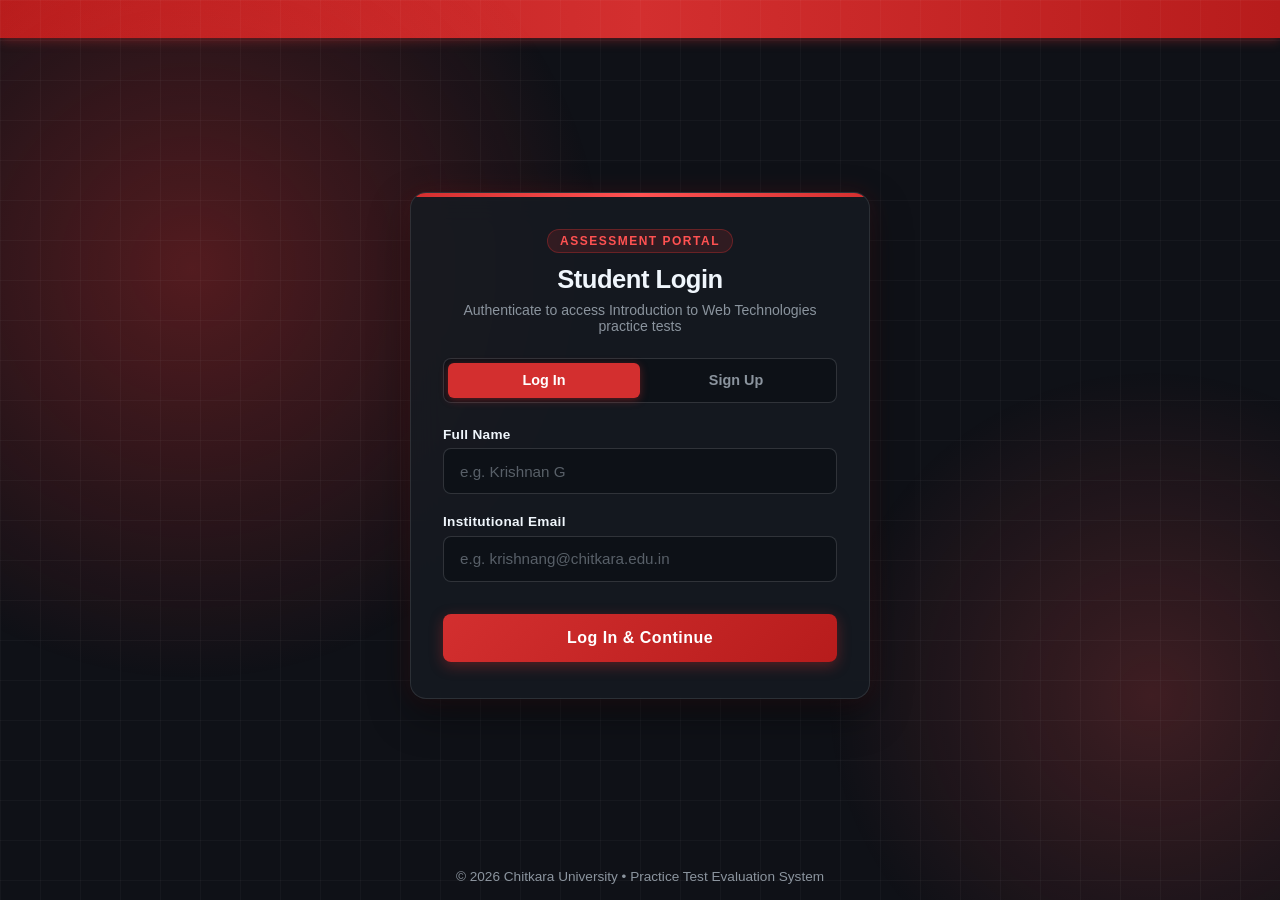
<file: index.html>
<!DOCTYPE html>
<html lang="en">
<head>
  <meta charset="UTF-8">
  <meta name="viewport" content="width=device-width, initial-scale=1.0">
  <title>Chitkara University Practice Tests - Student Login</title>
  <link rel="stylesheet" href="landingpage/animations/main.css">
  <link rel="stylesheet" href="landingpage/animations/backgrounds.css">
  <link rel="stylesheet" href="landingpage/animations/loginhero.css">
</head>
<body>

  <!-- Ambient Dynamic Background -->
  <div class="background-canvas"></div>
  <div class="grid-overlay"></div>

  <!-- Marquee Banner -->
  <header class="marquee-container" role="banner">
    <div class="marquee-content">
      ★ CHITKARA UNIVERSITY PRACTICE TESTS ★ &nbsp;&nbsp;&nbsp;&nbsp;&nbsp;&nbsp;&nbsp;&nbsp;&nbsp;&nbsp;
      ★ CHITKARA UNIVERSITY PRACTICE TESTS ★ &nbsp;&nbsp;&nbsp;&nbsp;&nbsp;&nbsp;&nbsp;&nbsp;&nbsp;&nbsp;
      ★ CHITKARA UNIVERSITY PRACTICE TESTS ★
    </div>
  </header>

  <!-- Main Hero / Login Area -->
  <main class="page-wrapper">
    <div class="login-card">
      <div class="brand-header">
        <span class="brand-badge">Assessment Portal</span>
        <h1 class="brand-title" id="formHeading">Student Login</h1>
        <p class="brand-subtitle" id="formSubheading">Authenticate to access Introduction to Web Technologies practice tests</p>
      </div>

      <!-- Auth Mode Switcher -->
      <div class="auth-tabs" role="tablist">
        <button type="button" class="tab-btn active" id="tabLogin" onclick="switchAuthMode('login')">Log In</button>
        <button type="button" class="tab-btn" id="tabSignup" onclick="switchAuthMode('signup')">Sign Up</button>
      </div>

      <form id="authForm" novalidate>
        <div class="form-group">
          <label class="form-label" for="userName">Full Name</label>
          <div class="input-container">
            <input 
              type="text" 
              id="userName" 
              name="name" 
              class="form-input" 
              placeholder="e.g. Krishnan G" 
              autocomplete="name"
              required 
            />
          </div>
        </div>

        <div class="form-group">
          <label class="form-label" for="userEmail">Institutional Email</label>
          <div class="input-container">
            <input 
              type="email" 
              id="userEmail" 
              name="email" 
              class="form-input" 
              placeholder="e.g. krishnang@chitkara.edu.in" 
              autocomplete="email"
              required 
            />
          </div>
        </div>

        <button type="submit" class="login-btn" id="submitBtn">
          Log In &amp; Continue
        </button>
      </form>
    </div>
  </main>

  <!-- Popup Window: User Not Found -->
  <div id="popupModal" class="popup-modal" role="dialog" aria-modal="true" aria-labelledby="popupTitle">
    <div class="popup-box">
      <div class="popup-icon">&#x26A0;</div>
      <h3 class="popup-title" id="popupTitle">User not found</h3>
      <p class="popup-message" id="popupMsg">
        The entered name or email does not match any registered student in the database. Please verify your details or use the <strong>Sign Up</strong> tab to register.
      </p>
      <button type="button" class="popup-btn" onclick="closePopup()">Dismiss</button>
    </div>
  </div>

  <footer class="footer-note">
    &copy; 2026 Chitkara University &bull; Practice Test Evaluation System
  </footer>

  <script src="landingpage/interactions/login.js"></script>
</body>
</html>
</file>
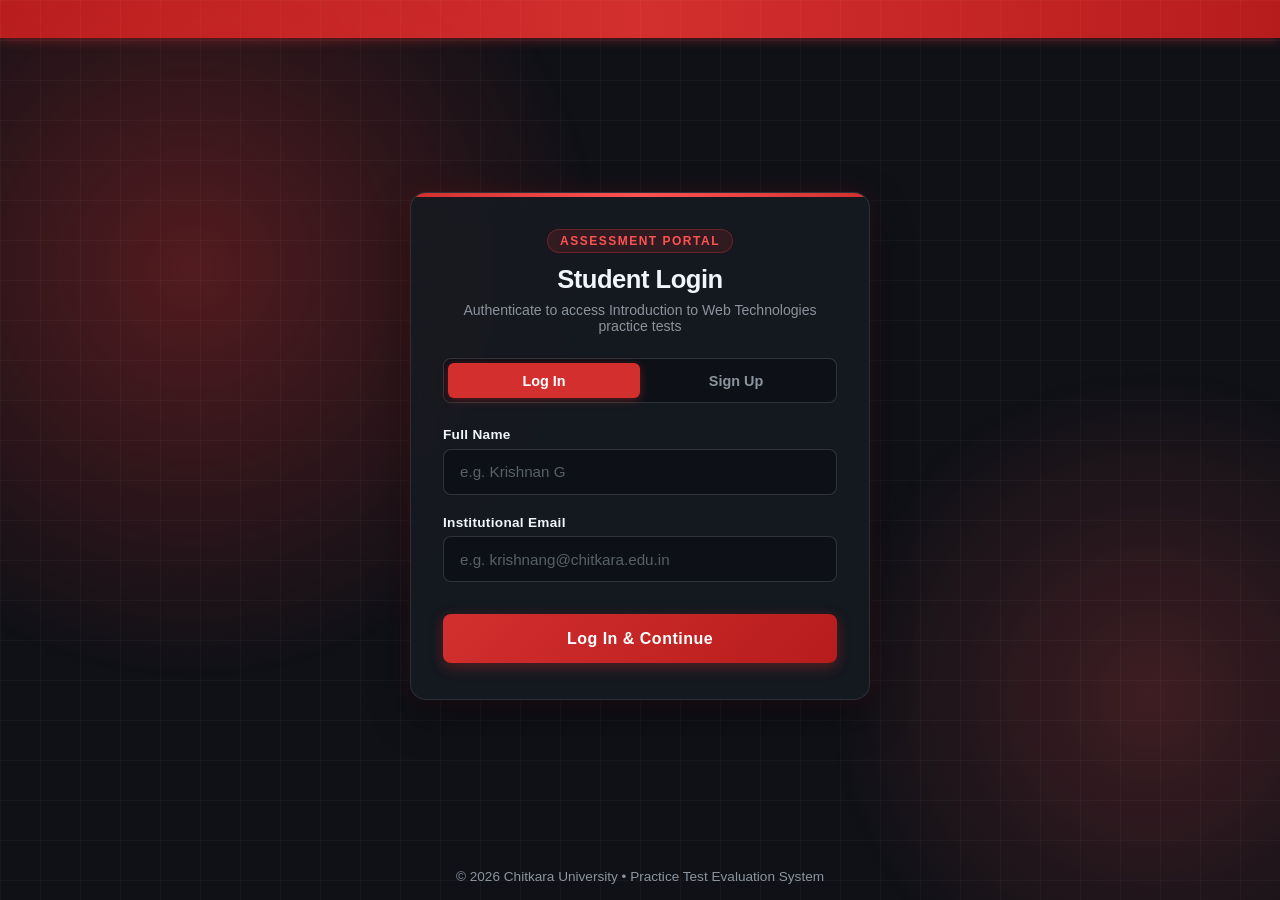
<file: landingpage/index.html>
<!DOCTYPE html>
<html lang="en">
<head>
  <meta charset="UTF-8">
  <meta name="viewport" content="width=device-width, initial-scale=1.0">
  <title>Chitkara University Practice Tests - Student Login</title>
  <link rel="stylesheet" href="animations/main.css">
  <link rel="stylesheet" href="animations/backgrounds.css">
  <link rel="stylesheet" href="animations/loginhero.css">
</head>
<body>

  <!-- Ambient Dynamic Background -->
  <div class="background-canvas"></div>
  <div class="grid-overlay"></div>

  <!-- Marquee Banner -->
  <header class="marquee-container" role="banner">
    <div class="marquee-content">
      ★ CHITKARA UNIVERSITY PRACTICE TESTS ★ &nbsp;&nbsp;&nbsp;&nbsp;&nbsp;&nbsp;&nbsp;&nbsp;&nbsp;&nbsp;
      ★ CHITKARA UNIVERSITY PRACTICE TESTS ★ &nbsp;&nbsp;&nbsp;&nbsp;&nbsp;&nbsp;&nbsp;&nbsp;&nbsp;&nbsp;
      ★ CHITKARA UNIVERSITY PRACTICE TESTS ★
    </div>
  </header>

  <!-- Main Hero / Login Area -->
  <main class="page-wrapper">
    <div class="login-card">
      <div class="brand-header">
        <span class="brand-badge">Assessment Portal</span>
        <h1 class="brand-title" id="formHeading">Student Login</h1>
        <p class="brand-subtitle" id="formSubheading">Authenticate to access Introduction to Web Technologies practice tests</p>
      </div>

      <!-- Auth Mode Switcher -->
      <div class="auth-tabs" role="tablist">
        <button type="button" class="tab-btn active" id="tabLogin" onclick="switchAuthMode('login')">Log In</button>
        <button type="button" class="tab-btn" id="tabSignup" onclick="switchAuthMode('signup')">Sign Up</button>
      </div>

      <form id="authForm" novalidate>
        <div class="form-group">
          <label class="form-label" for="userName">Full Name</label>
          <div class="input-container">
            <input 
              type="text" 
              id="userName" 
              name="name" 
              class="form-input" 
              placeholder="e.g. Krishnan G" 
              autocomplete="name"
              required 
            />
          </div>
        </div>

        <div class="form-group">
          <label class="form-label" for="userEmail">Institutional Email</label>
          <div class="input-container">
            <input 
              type="email" 
              id="userEmail" 
              name="email" 
              class="form-input" 
              placeholder="e.g. krishnang@chitkara.edu.in" 
              autocomplete="email"
              required 
            />
          </div>
        </div>

        <button type="submit" class="login-btn" id="submitBtn">
          Log In &amp; Continue
        </button>
      </form>
    </div>
  </main>

  <!-- Popup Window: User Not Found -->
  <div id="popupModal" class="popup-modal" role="dialog" aria-modal="true" aria-labelledby="popupTitle">
    <div class="popup-box">
      <div class="popup-icon">&#x26A0;</div>
      <h3 class="popup-title" id="popupTitle">User not found</h3>
      <p class="popup-message" id="popupMsg">
        The entered name or email does not match any registered student in the database. Please verify your details or use the <strong>Sign Up</strong> tab to register.
      </p>
      <button type="button" class="popup-btn" onclick="closePopup()">Dismiss</button>
    </div>
  </div>

  <footer class="footer-note">
    &copy; 2026 Chitkara University &bull; Practice Test Evaluation System
  </footer>

  <script src="interactions/login.js"></script>
</body>
</html>
</file>
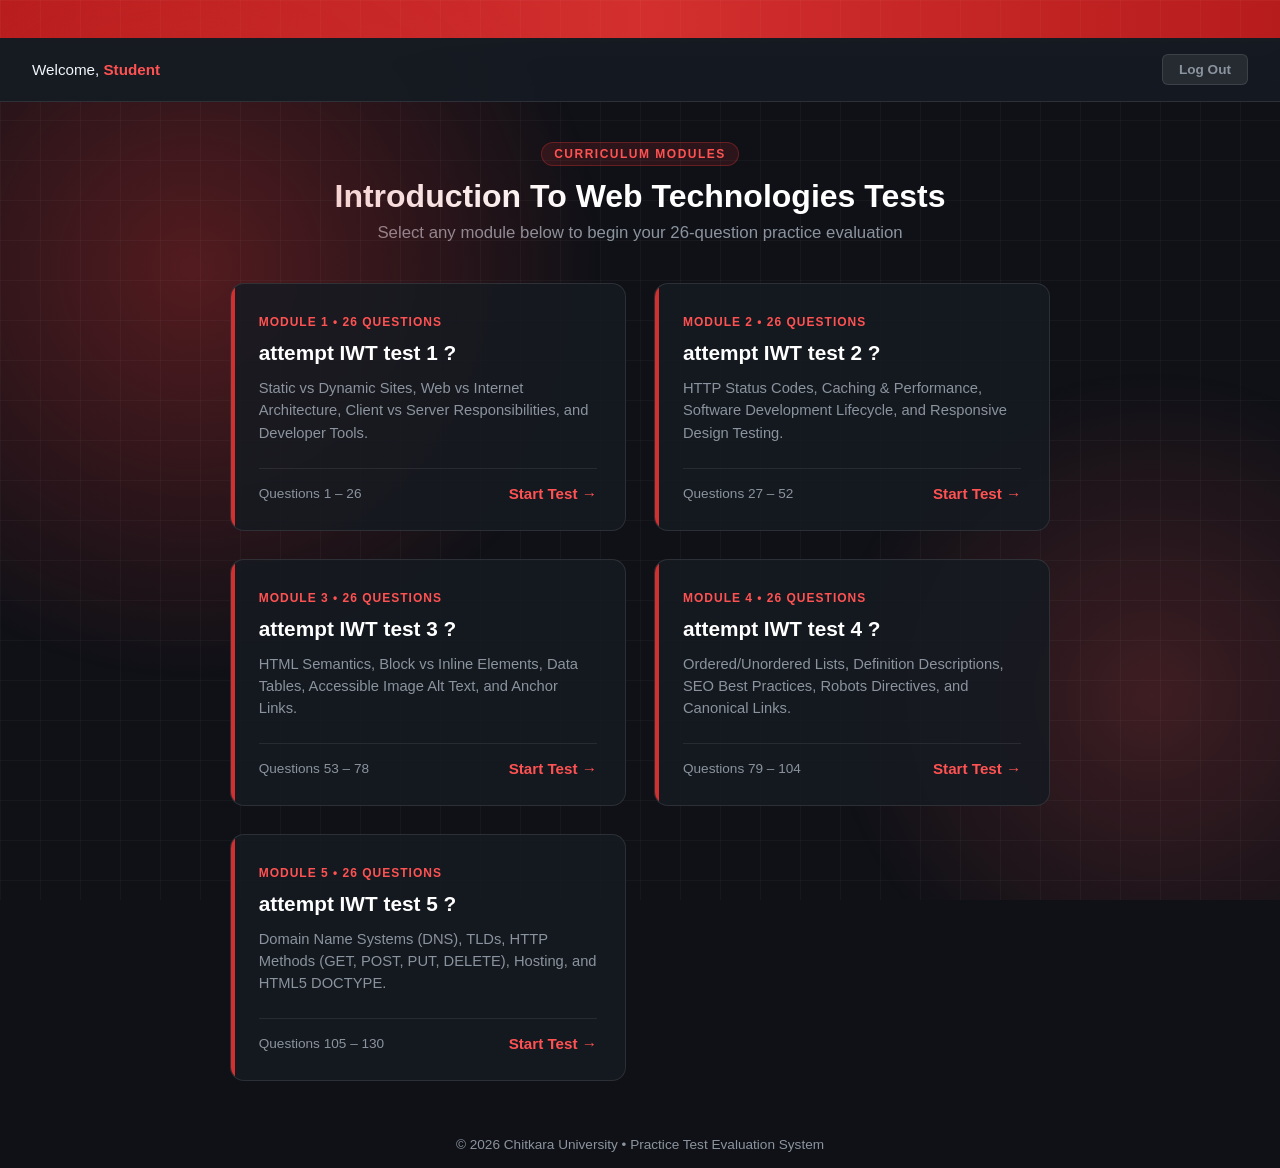
<file: landingpage/main.html>
<!DOCTYPE html>
<html lang="en">
<head>
  <meta charset="UTF-8">
  <meta name="viewport" content="width=device-width, initial-scale=1.0">
  <title>Practice Tests Dashboard - Chitkara University</title>
  <link rel="stylesheet" href="animations/main.css">
  <link rel="stylesheet" href="animations/backgrounds.css">
  <link rel="stylesheet" href="animations/loginhero.css">
  <style>
    /* Main Dashboard Specific Styles */
    .dashboard-nav {
      background: rgba(22, 27, 34, 0.95);
      border-bottom: 1px solid var(--card-border);
      padding: 1rem 2rem;
      display: flex;
      justify-content: space-between;
      align-items: center;
      position: sticky;
      top: 0;
      z-index: 50;
      backdrop-filter: blur(10px);
    }

    .user-greeting {
      font-size: 0.95rem;
      color: var(--text-main);
    }

    .user-greeting strong {
      color: var(--accent-color);
    }

    .btn-logout {
      background: rgba(255, 255, 255, 0.08);
      border: 1px solid var(--card-border);
      color: var(--text-muted);
      padding: 0.45rem 1rem;
      border-radius: 6px;
      font-size: 0.85rem;
      font-weight: 600;
      cursor: pointer;
      text-decoration: none;
      transition: all 0.2s ease;
    }

    .btn-logout:hover {
      background: rgba(211, 47, 47, 0.2);
      border-color: var(--accent-color);
      color: #fff;
    }
  </style>
</head>
<body>

  <!-- Ambient Dynamic Background -->
  <div class="background-canvas"></div>
  <div class="grid-overlay"></div>

  <!-- Marquee Banner -->
  <header class="marquee-container" role="banner">
    <div class="marquee-content">
      ★ CHITKARA UNIVERSITY PRACTICE TESTS ★ &nbsp;&nbsp;&nbsp;&nbsp;&nbsp;&nbsp;&nbsp;&nbsp;&nbsp;&nbsp;
      ★ CHITKARA UNIVERSITY PRACTICE TESTS ★ &nbsp;&nbsp;&nbsp;&nbsp;&nbsp;&nbsp;&nbsp;&nbsp;&nbsp;&nbsp;
      ★ CHITKARA UNIVERSITY PRACTICE TESTS ★
    </div>
  </header>

  <!-- User Nav Bar -->
  <nav class="dashboard-nav">
    <div class="user-greeting" id="userGreeting">
      Welcome, <strong id="studentNameDisplay">Student</strong>
    </div>
    <a href="../index.html" class="btn-logout" onclick="logoutUser()">Log Out</a>
  </nav>

  <!-- Main Hero Content -->
  <main class="heroes-container">
    <div class="heroes-header">
      <span class="brand-badge">Curriculum Modules</span>
      <h1>Introduction To Web Technologies Tests</h1>
      <p>Select any module below to begin your 26-question practice evaluation</p>
    </div>

    <div class="heroes-grid">

      <!-- hero1 -->
      <article class="hero-card" id="hero1" onclick="window.location.href='../testpages/test1/test.html'">
        <div>
          <span class="hero-badge">Module 1 &bull; 26 Questions</span>
          <h2 class="hero-title">attempt IWT test 1 ?</h2>
          <p class="hero-desc">
            Static vs Dynamic Sites, Web vs Internet Architecture, Client vs Server Responsibilities, and Developer Tools.
          </p>
        </div>
        <div class="hero-footer">
          <span class="hero-meta">Questions 1 – 26</span>
          <span class="hero-cta">Start Test &rarr;</span>
        </div>
      </article>

      <!-- hero2 -->
      <article class="hero-card" id="hero2" onclick="window.location.href='../testpages/test2/test.html'">
        <div>
          <span class="hero-badge">Module 2 &bull; 26 Questions</span>
          <h2 class="hero-title">attempt IWT test 2 ?</h2>
          <p class="hero-desc">
            HTTP Status Codes, Caching &amp; Performance, Software Development Lifecycle, and Responsive Design Testing.
          </p>
        </div>
        <div class="hero-footer">
          <span class="hero-meta">Questions 27 – 52</span>
          <span class="hero-cta">Start Test &rarr;</span>
        </div>
      </article>

      <!-- hero3 -->
      <article class="hero-card" id="hero3" onclick="window.location.href='../testpages/test3/test.html'">
        <div>
          <span class="hero-badge">Module 3 &bull; 26 Questions</span>
          <h2 class="hero-title">attempt IWT test 3 ?</h2>
          <p class="hero-desc">
            HTML Semantics, Block vs Inline Elements, Data Tables, Accessible Image Alt Text, and Anchor Links.
          </p>
        </div>
        <div class="hero-footer">
          <span class="hero-meta">Questions 53 – 78</span>
          <span class="hero-cta">Start Test &rarr;</span>
        </div>
      </article>

      <!-- hero4 -->
      <article class="hero-card" id="hero4" onclick="window.location.href='../testpages/test4/test.html'">
        <div>
          <span class="hero-badge">Module 4 &bull; 26 Questions</span>
          <h2 class="hero-title">attempt IWT test 4 ?</h2>
          <p class="hero-desc">
            Ordered/Unordered Lists, Definition Descriptions, SEO Best Practices, Robots Directives, and Canonical Links.
          </p>
        </div>
        <div class="hero-footer">
          <span class="hero-meta">Questions 79 – 104</span>
          <span class="hero-cta">Start Test &rarr;</span>
        </div>
      </article>

      <!-- hero5 -->
      <article class="hero-card" id="hero5" onclick="window.location.href='../testpages/test5/test.html'">
        <div>
          <span class="hero-badge">Module 5 &bull; 26 Questions</span>
          <h2 class="hero-title">attempt IWT test 5 ?</h2>
          <p class="hero-desc">
            Domain Name Systems (DNS), TLDs, HTTP Methods (GET, POST, PUT, DELETE), Hosting, and HTML5 DOCTYPE.
          </p>
        </div>
        <div class="hero-footer">
          <span class="hero-meta">Questions 105 – 130</span>
          <span class="hero-cta">Start Test &rarr;</span>
        </div>
      </article>

    </div>
  </main>

  <footer class="footer-note">
    &copy; 2026 Chitkara University &bull; Practice Test Evaluation System
  </footer>

  <script>
    document.addEventListener('DOMContentLoaded', () => {
      // Check authentication session
      const student = JSON.parse(localStorage.getItem('chitkara_student') || 'null');
      if (student && student.name) {
        document.getElementById('studentNameDisplay').textContent = student.name;
      }
    });

    function logoutUser() {
      localStorage.removeItem('chitkara_student');
    }
  </script>
</body>
</html>
</file>
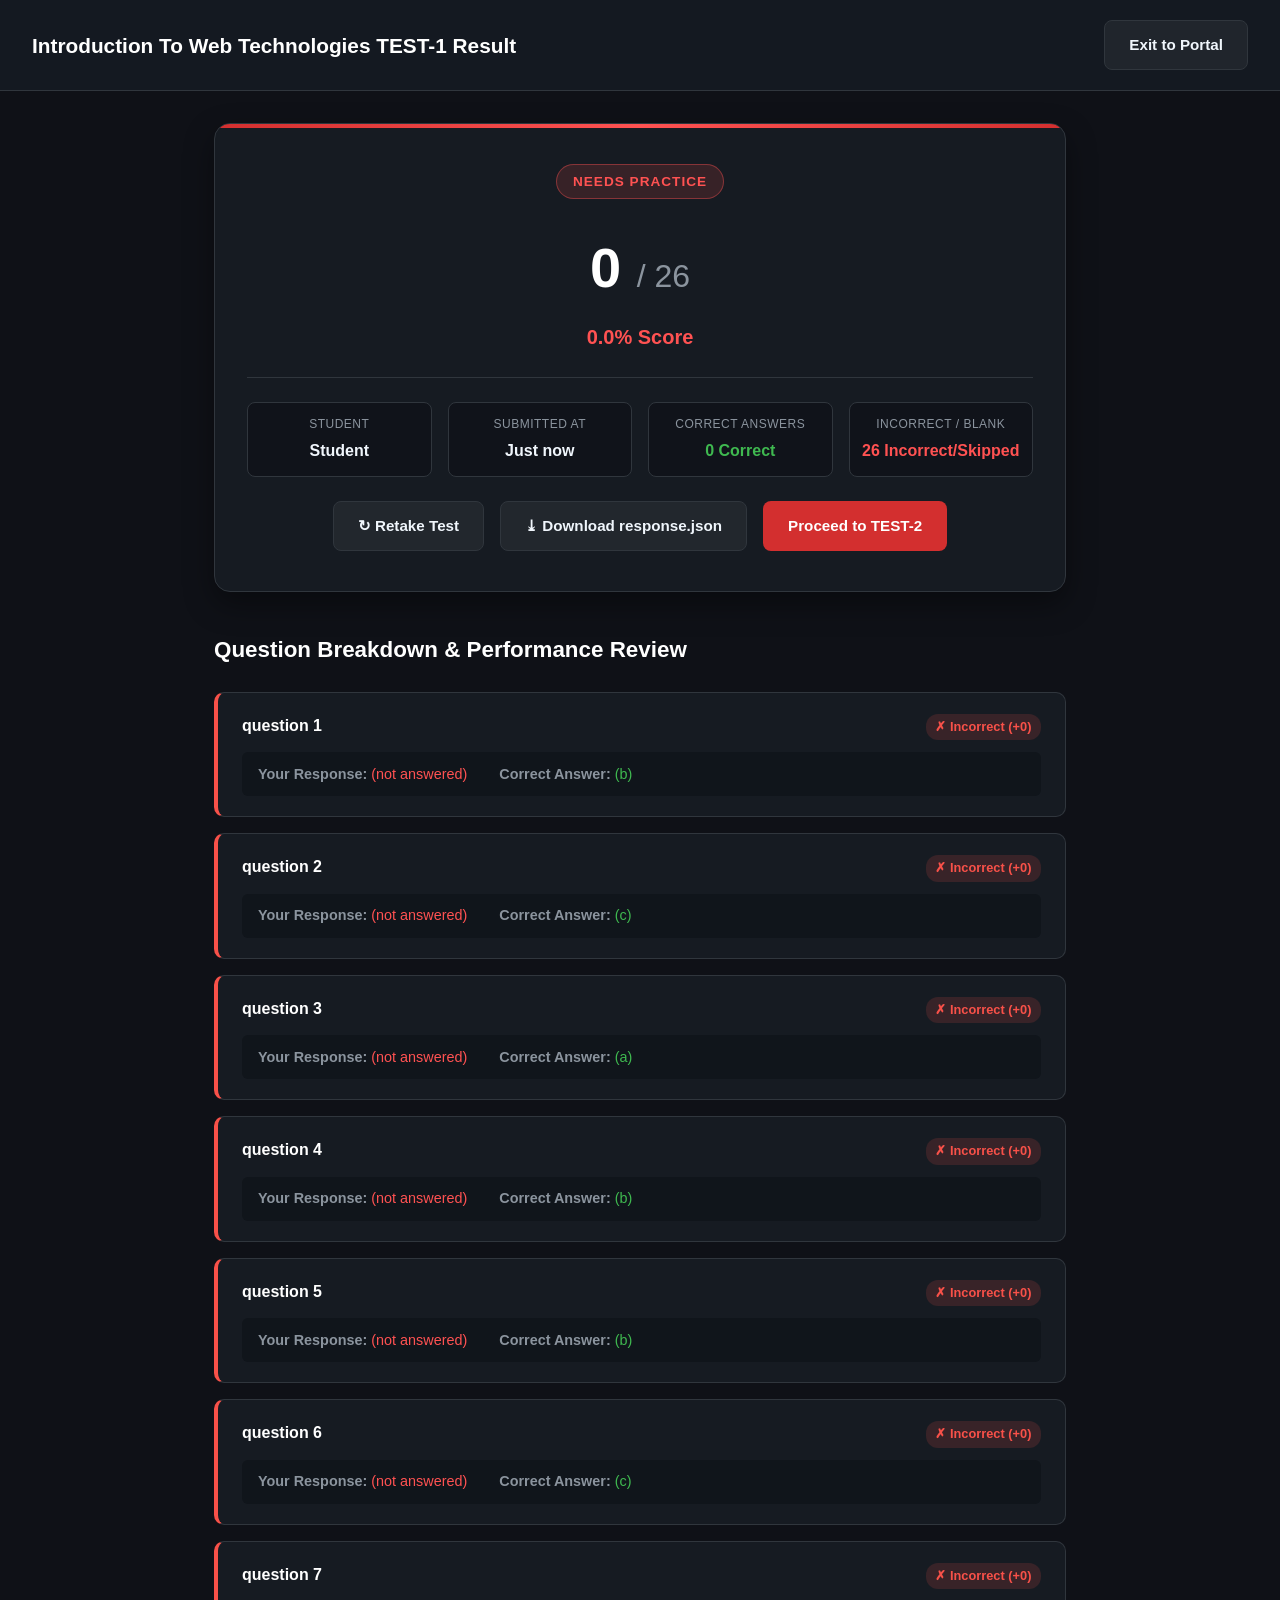
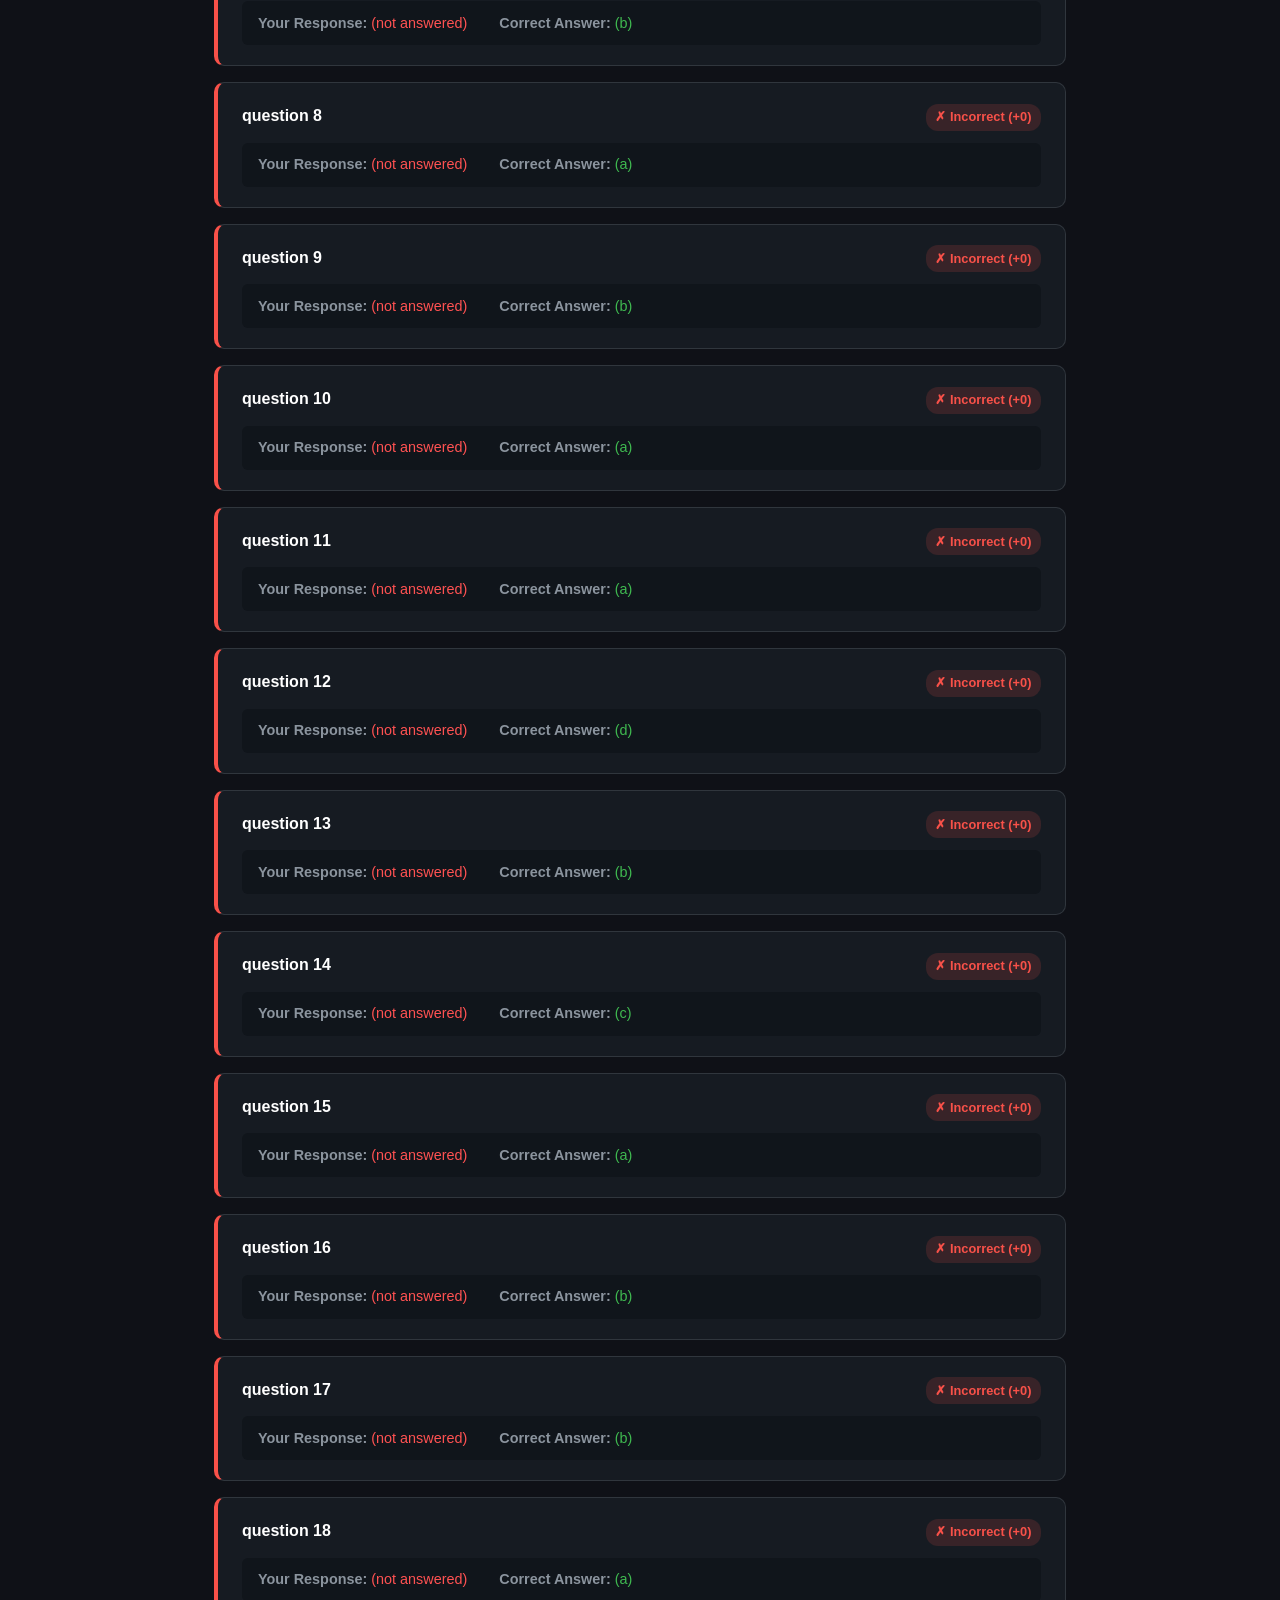
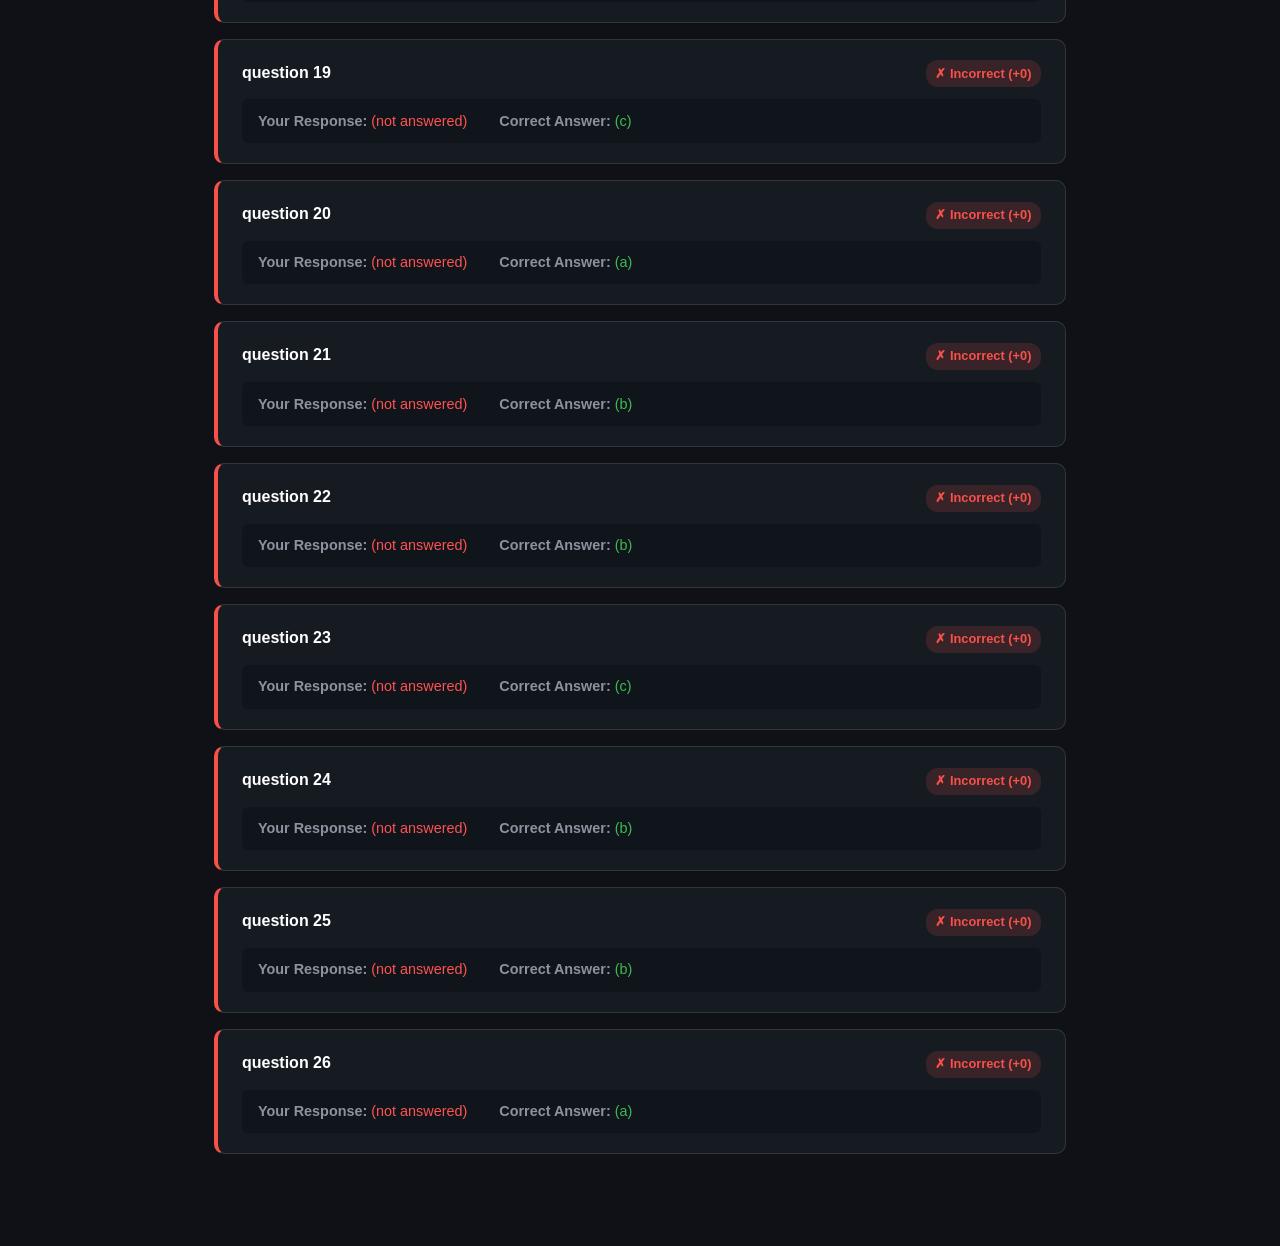
<file: testpages/score/score.html>
<!DOCTYPE html>
<html lang="en">
<head>
  <meta charset="UTF-8">
  <meta name="viewport" content="width=device-width, initial-scale=1.0">
  <title>Test Evaluation &amp; Results - Chitkara University</title>
  <link rel="stylesheet" href="score.css">
</head>
<body>

  <!-- Score Navigation Bar -->
  <header class="score-header-bar">
    <h1 id="testTitleHeading">Introduction To Web Technologies Test Result</h1>
    <a href="../../index.html" class="btn-action btn-secondary">Exit to Portal</a>
  </header>

  <main class="score-container">
    
    <!-- Hero Score Summary Card -->
    <div class="score-hero-card">
      <div id="statusBadge" class="score-badge badge-passed">Evaluated</div>
      <div class="score-digits" id="marksDisplay">0 <span>/ 26</span></div>
      <div class="score-percentage" id="percentageDisplay">0% Score</div>

      <div class="score-meta-grid">
        <div class="meta-box">
          <div class="meta-label">Student</div>
          <div class="meta-val" id="studentNameVal">Student</div>
        </div>
        <div class="meta-box">
          <div class="meta-label">Submitted At</div>
          <div class="meta-val" id="submissionTimeVal">--</div>
        </div>
        <div class="meta-box">
          <div class="meta-label">Correct Answers</div>
          <div class="meta-val" style="color: #3fb950;" id="correctCountVal">0 Correct</div>
        </div>
        <div class="meta-box">
          <div class="meta-label">Incorrect / Blank</div>
          <div class="meta-val" style="color: #ff5252;" id="incorrectCountVal">0 Incorrect</div>
        </div>
      </div>

      <div class="score-actions">
        <a id="retakeBtn" href="#" class="btn-action btn-secondary">&#x21bb; Retake Test</a>
        <button id="downloadJsonBtn" type="button" class="btn-action btn-secondary">&#x2913; Download response.json</button>
        <a id="nextTestBtn" href="#" class="btn-action btn-primary">Proceed to Next Test &rarr;</a>
      </div>
    </div>

    <!-- Question by Question Review -->
    <section class="breakdown-section">
      <h2>Question Breakdown &amp; Performance Review</h2>
      <div id="breakdownList">
        <!-- Rendered dynamically by score.js -->
      </div>
    </section>

  </main>

  <script src="score.js"></script>
</body>
</html>
</file>
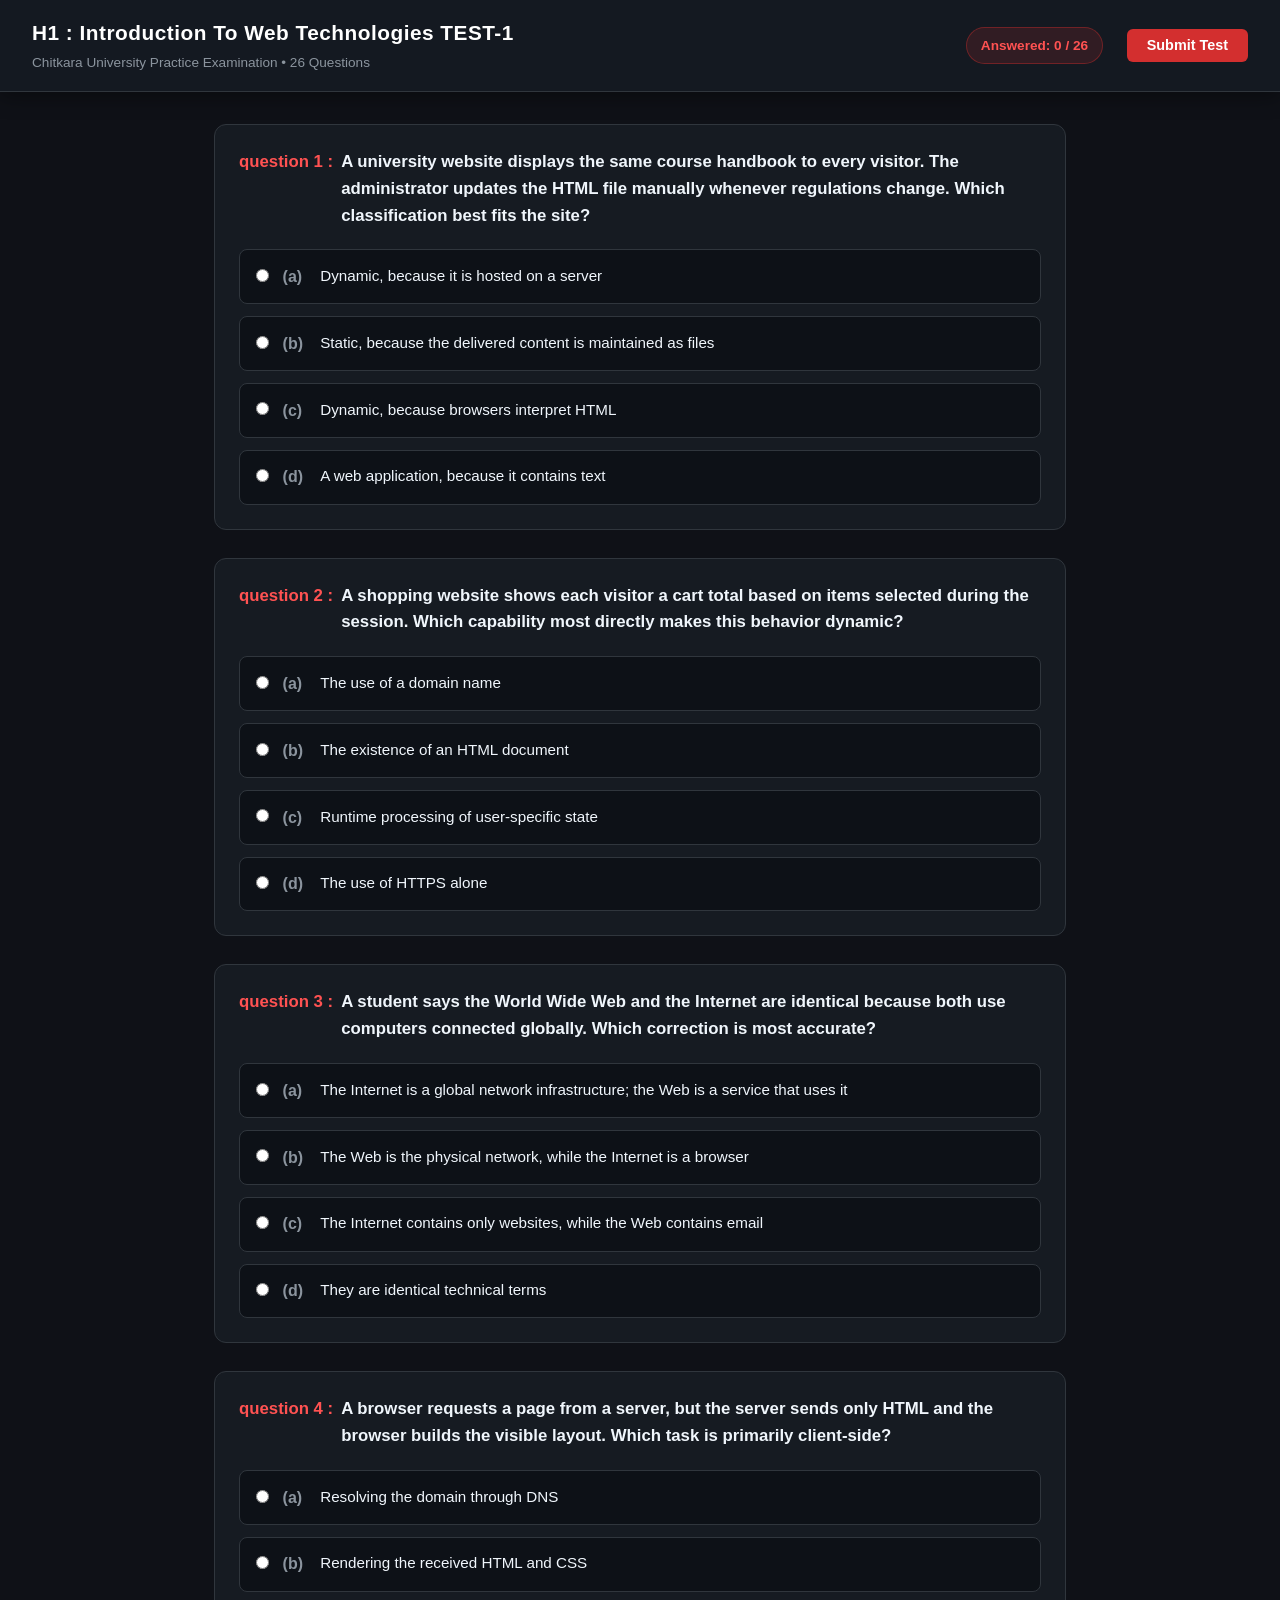
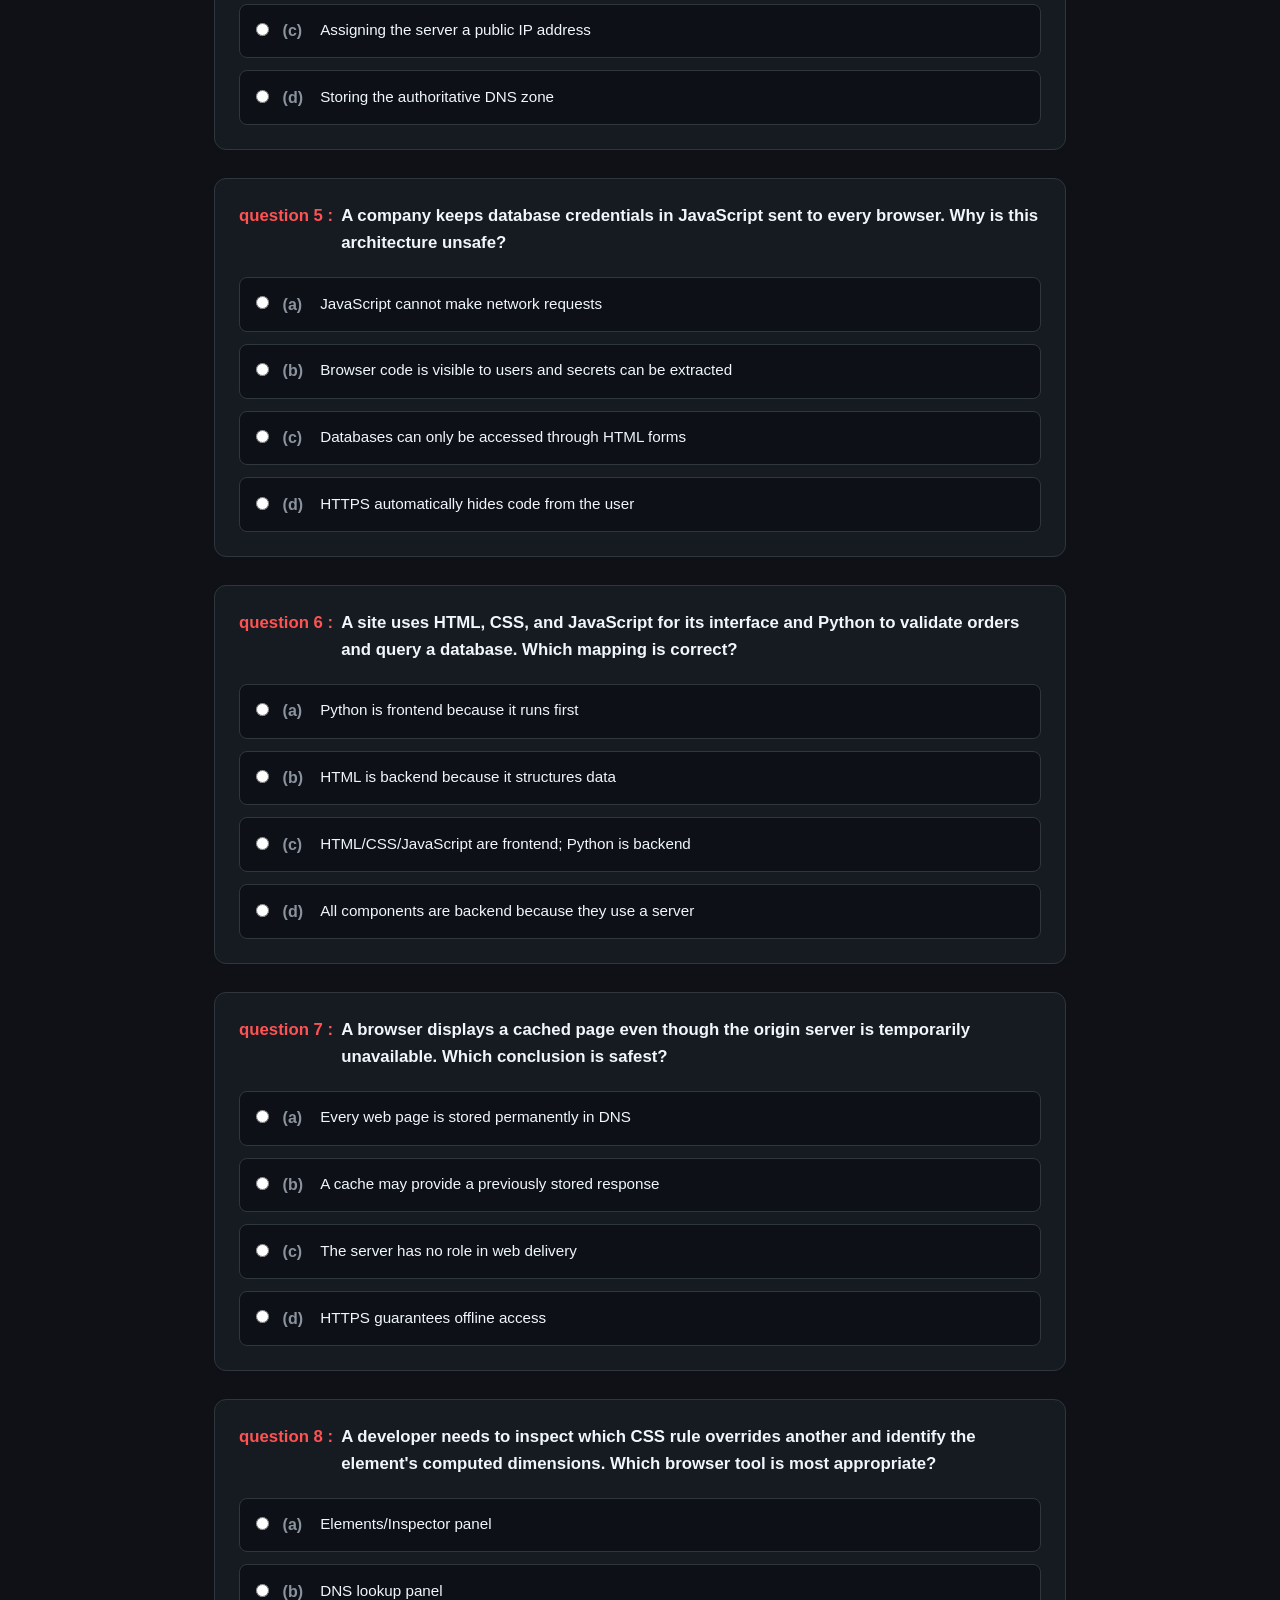
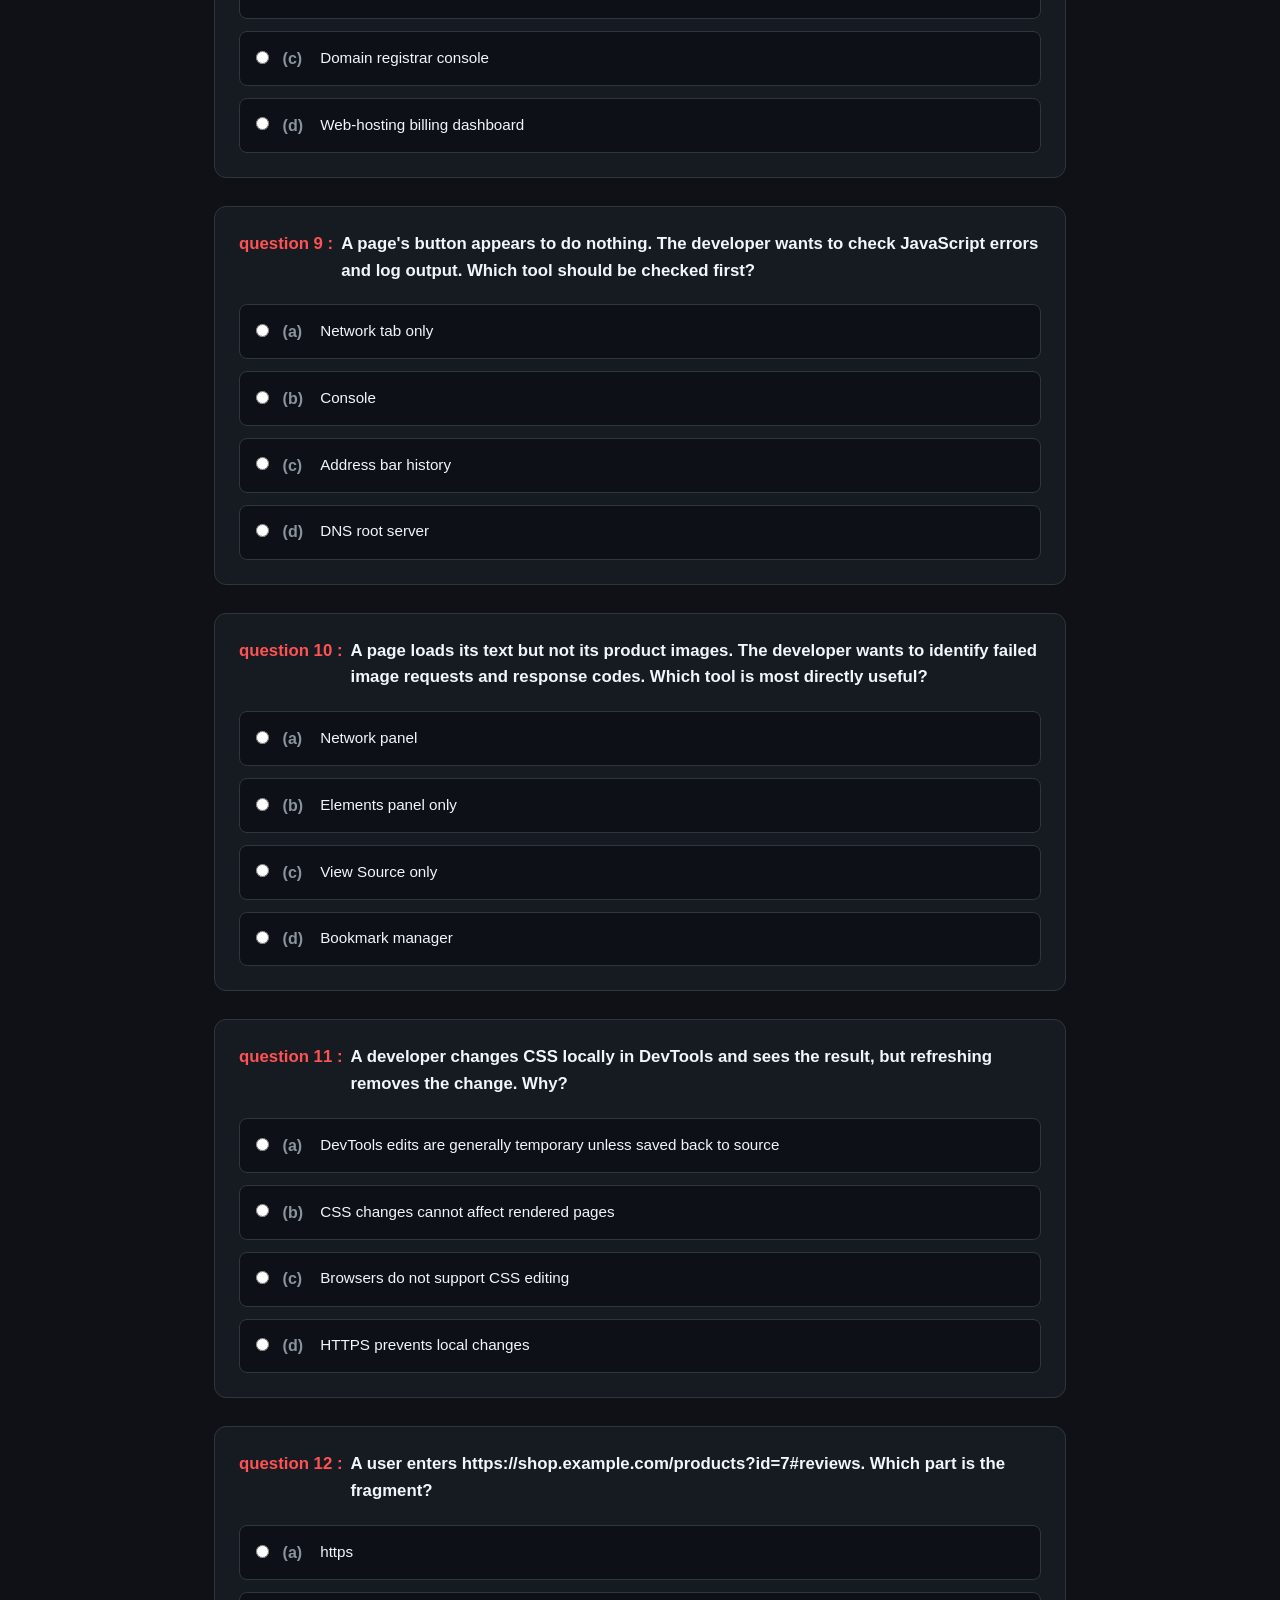
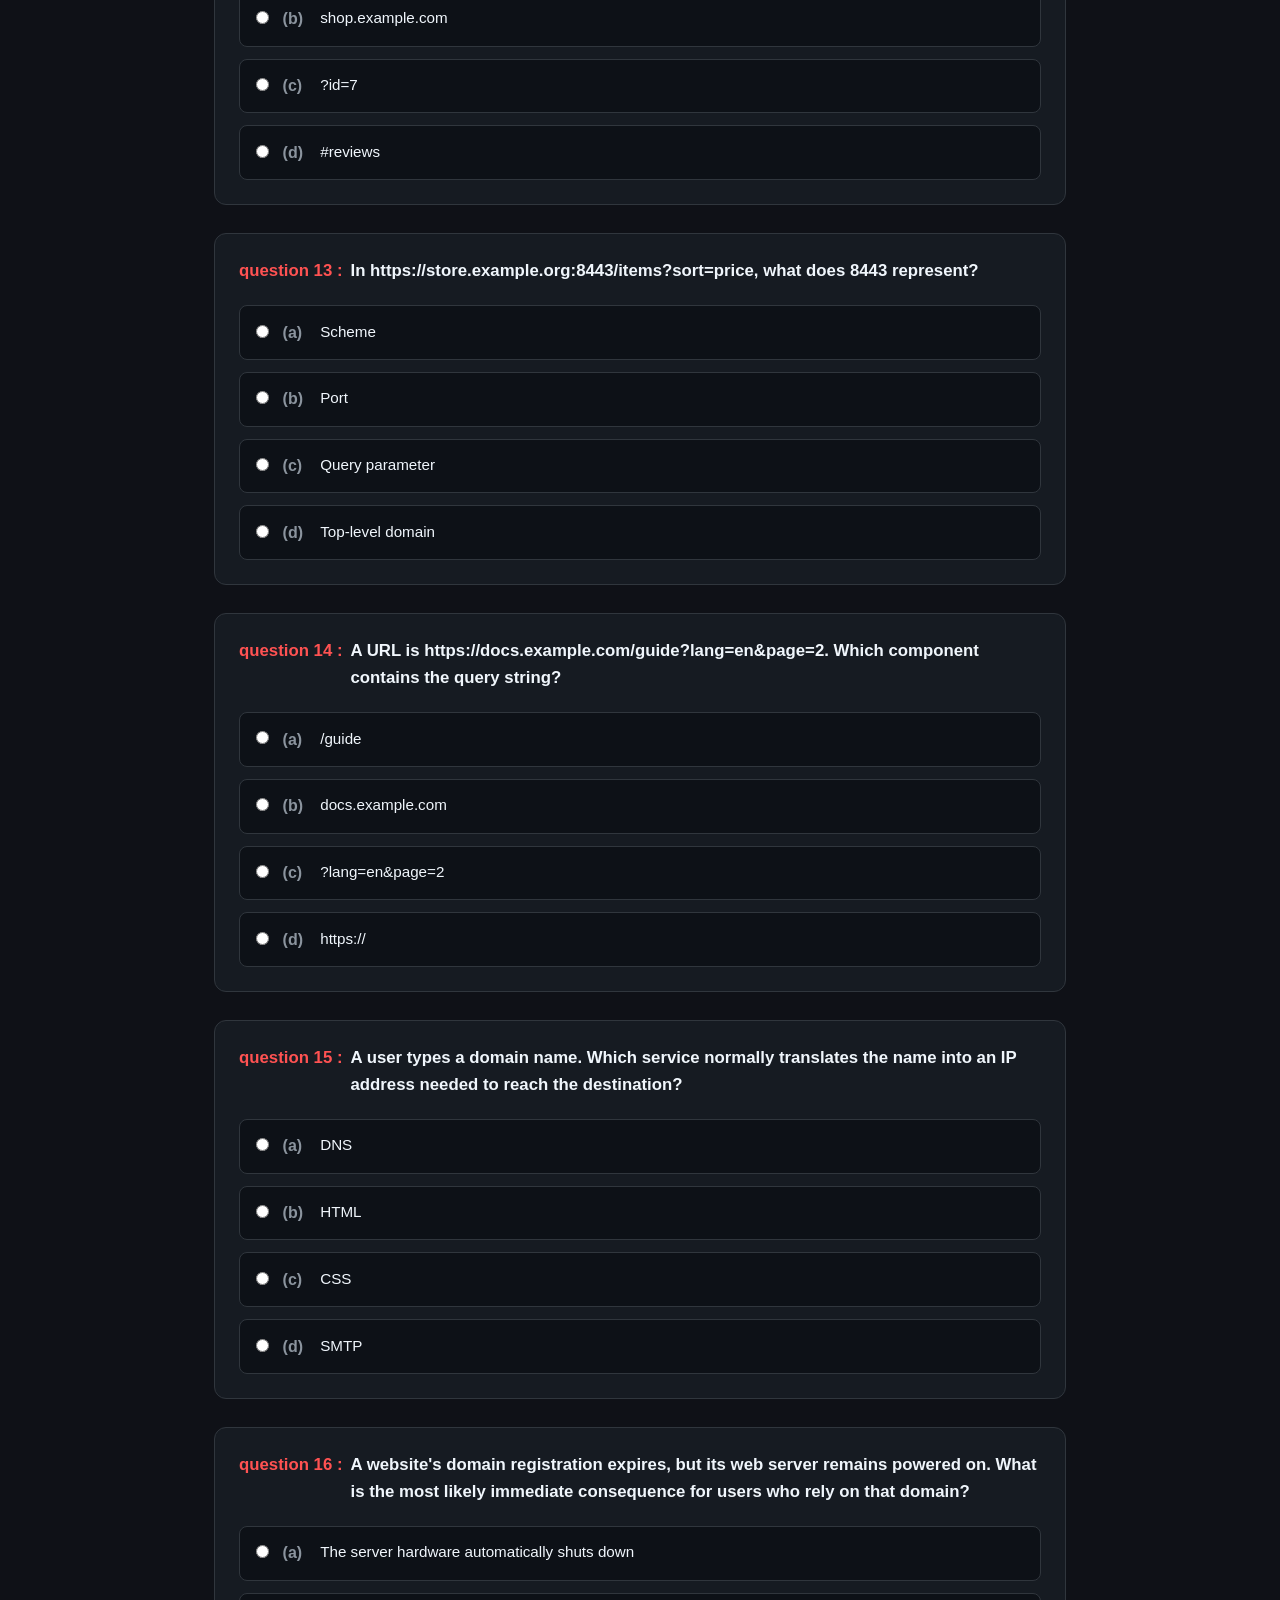
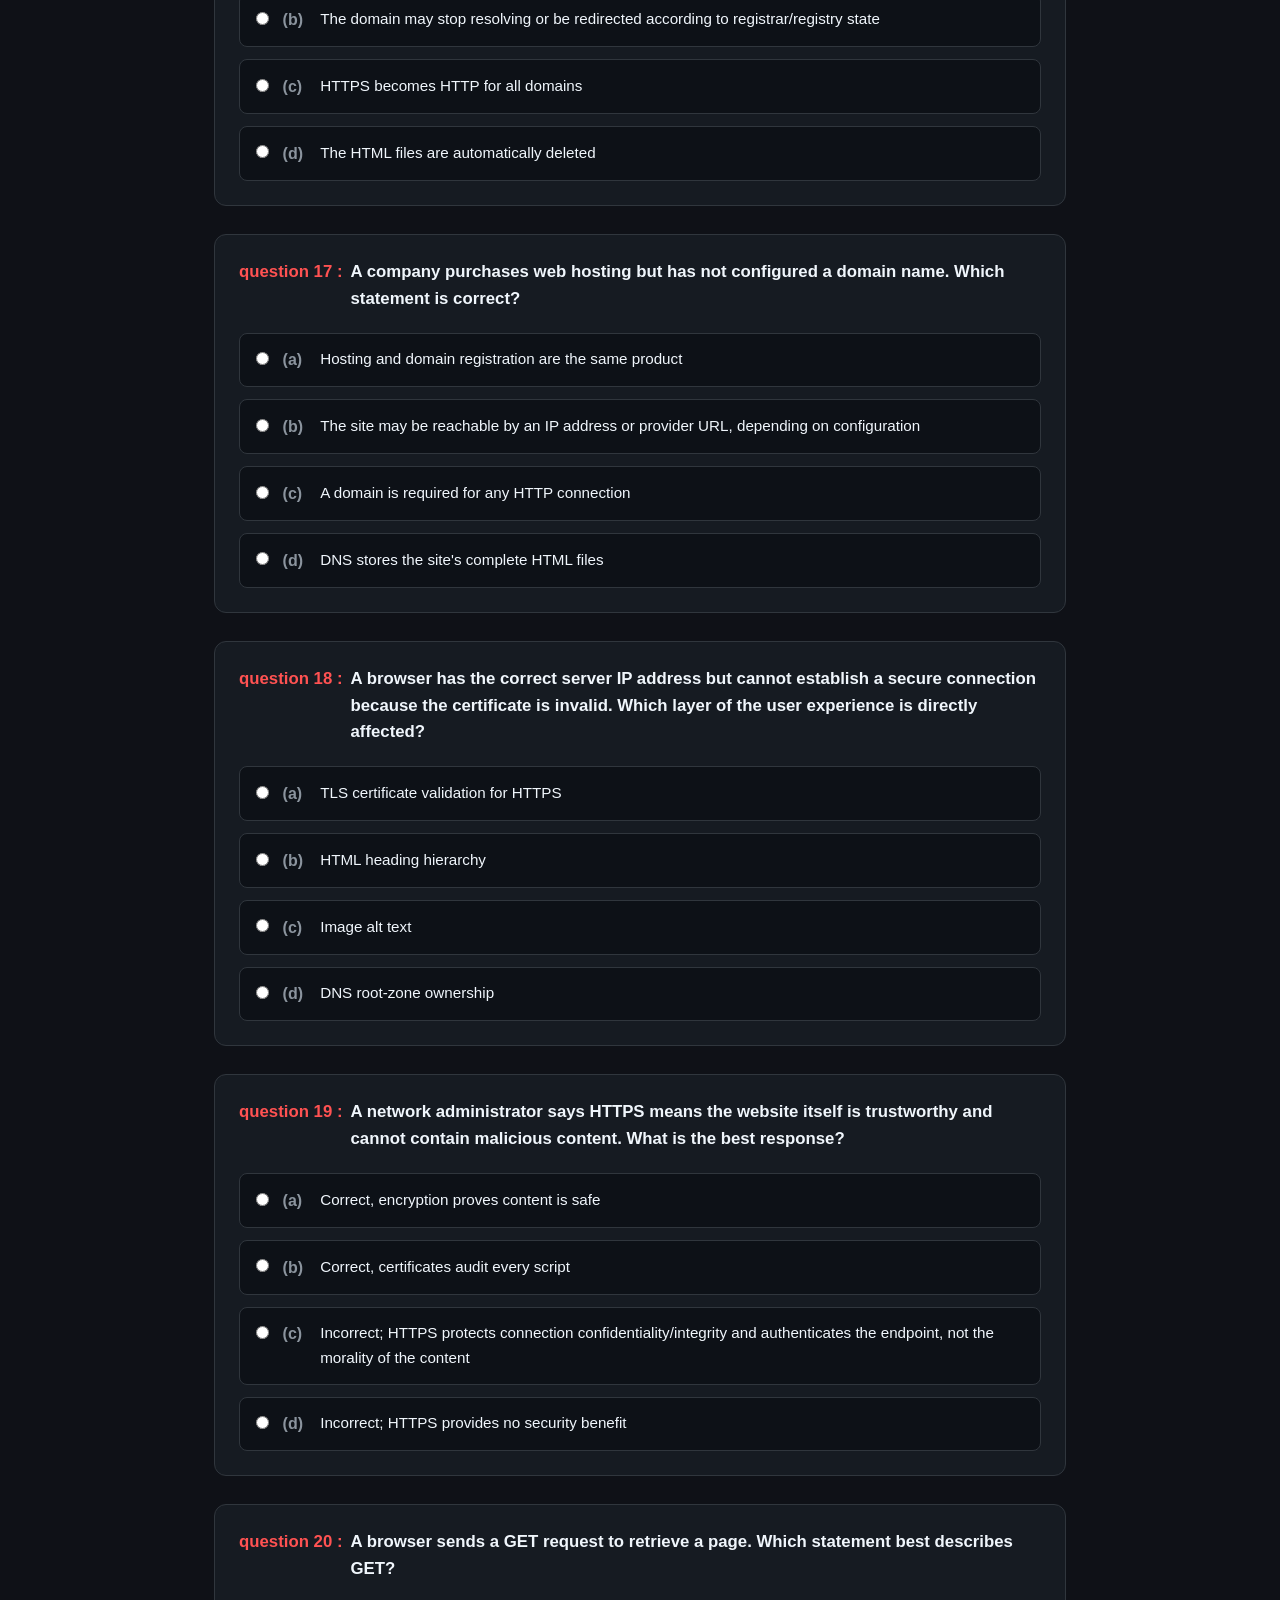
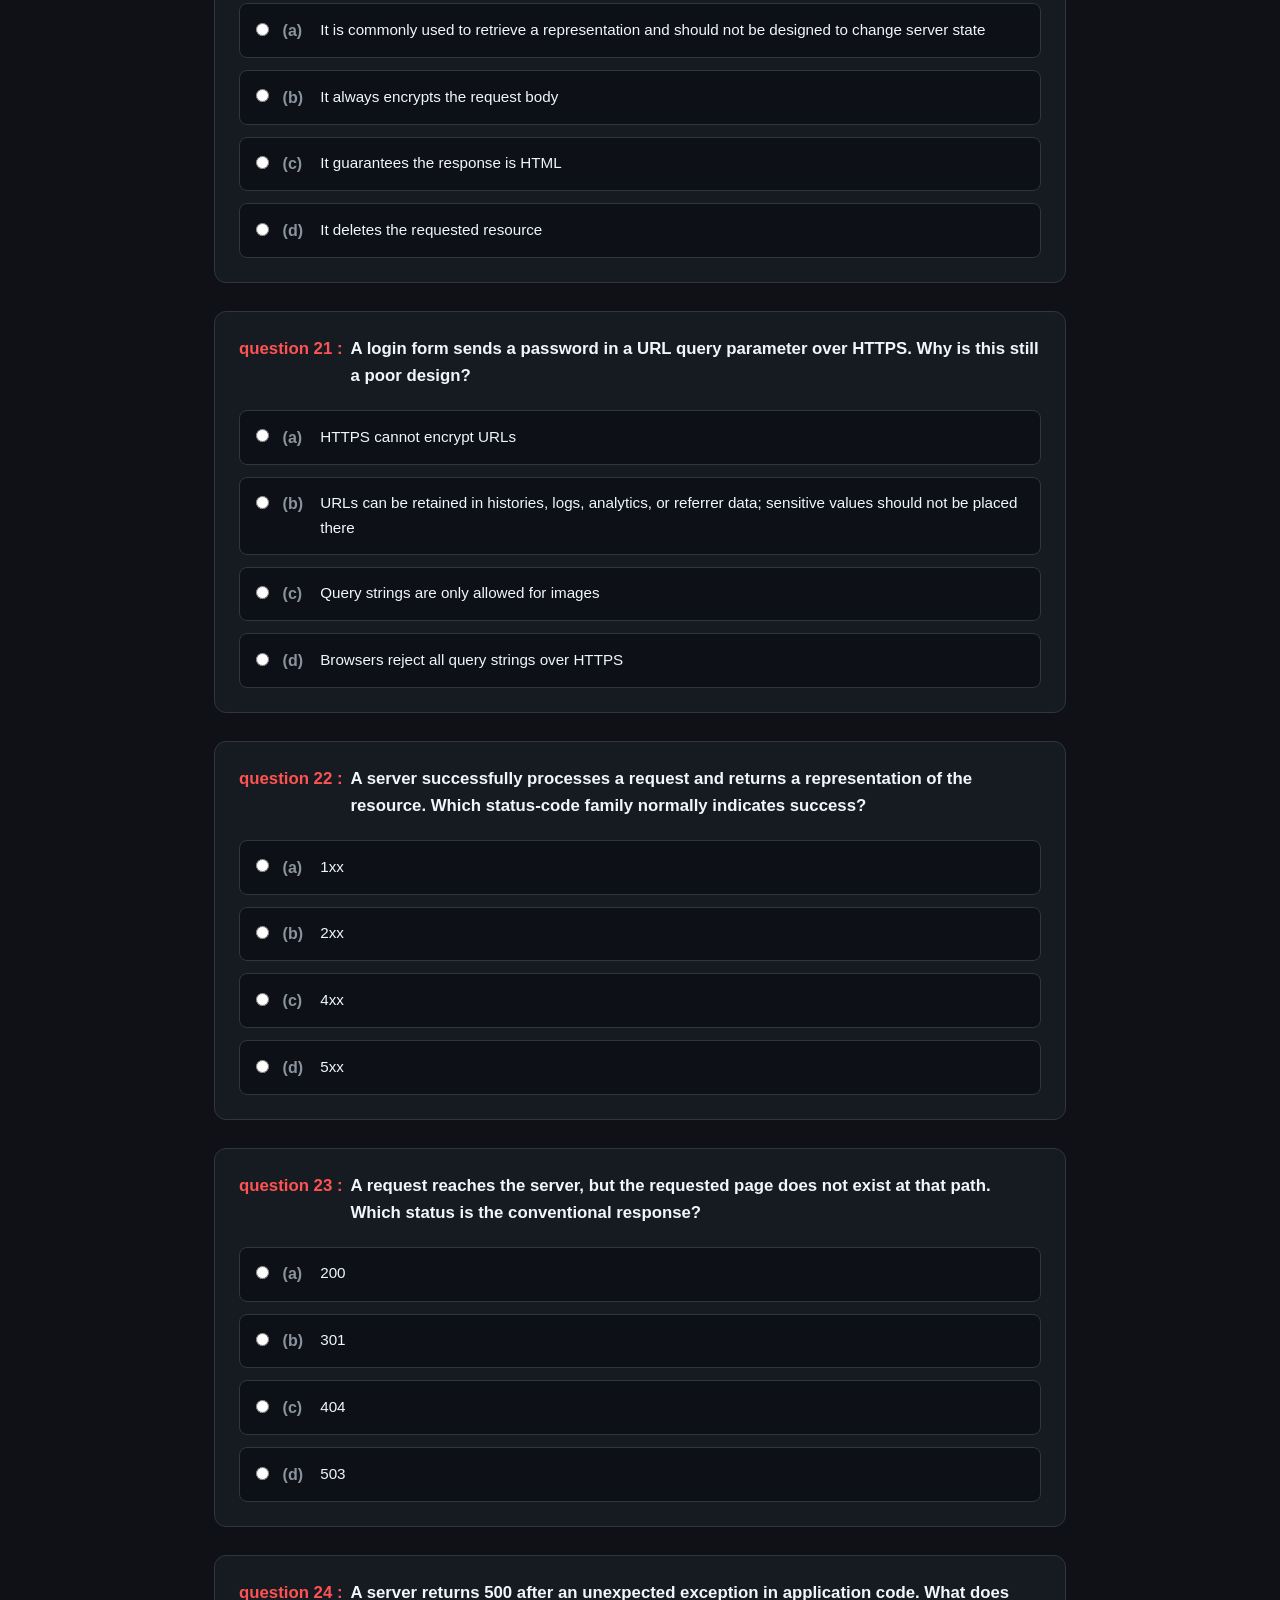
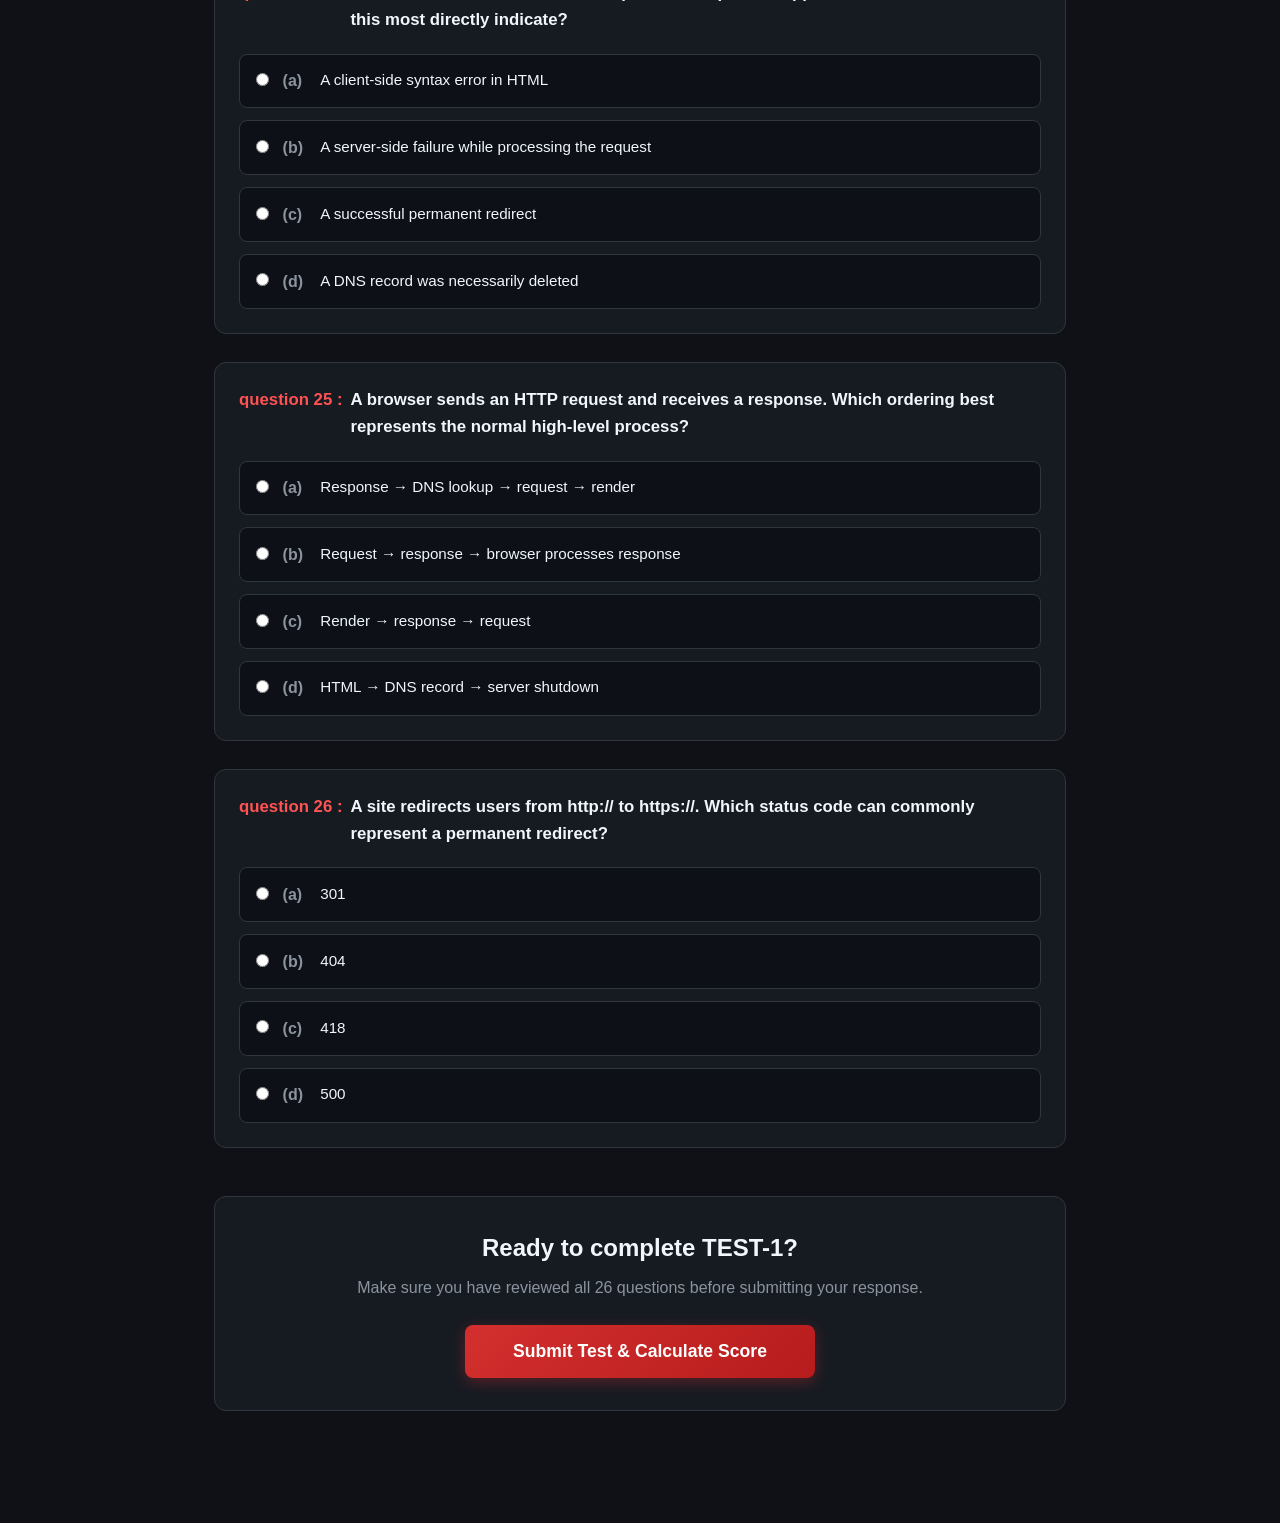
<file: testpages/test1/test.html>
<!DOCTYPE html>
<html lang="en">
<head>
  <meta charset="UTF-8">
  <meta name="viewport" content="width=device-width, initial-scale=1.0">
  <title>Introduction To Web Technologies TEST-1 - Chitkara University</title>
  <link rel="stylesheet" href="test.css">
</head>
<body>

  <!-- Top Sticky Header Bar -->
  <header class="test-header-bar">
    <div class="test-title-section">
      <h1>H1 : Introduction To Web Technologies TEST-1</h1>
      <span class="subtitle">Chitkara University Practice Examination &bull; 26 Questions</span>
    </div>
    <div class="test-status-section">
      <span class="status-badge" id="answeredCounter">Answered: 0 / 26</span>
      <button type="button" class="btn-header-submit" onclick="submitTest()">Submit Test</button>
    </div>
  </header>

  <!-- Test Content -->
  <main class="test-container">
    <form id="quizForm">
      <!-- Question 1 -->
      <div class="question-block" id="block-q1">
        <div class="question-header">
          <span class="question-number">question 1 :</span>
          <span class="question-text">A university website displays the same course handbook to every visitor. The administrator updates the HTML file manually whenever regulations change. Which classification best fits the site?</span>
        </div>
        <div class="options-group">
          <label class="option-label" for="q1_a">
            <input type="radio" id="q1_a" name="question 1" value="A">
            <span class="option-marker">(a)</span>
            <span class="option-text">Dynamic, because it is hosted on a server</span>
          </label>
          <label class="option-label" for="q1_b">
            <input type="radio" id="q1_b" name="question 1" value="B">
            <span class="option-marker">(b)</span>
            <span class="option-text">Static, because the delivered content is maintained as files</span>
          </label>
          <label class="option-label" for="q1_c">
            <input type="radio" id="q1_c" name="question 1" value="C">
            <span class="option-marker">(c)</span>
            <span class="option-text">Dynamic, because browsers interpret HTML</span>
          </label>
          <label class="option-label" for="q1_d">
            <input type="radio" id="q1_d" name="question 1" value="D">
            <span class="option-marker">(d)</span>
            <span class="option-text">A web application, because it contains text</span>
          </label>
        </div>
      </div>

      <!-- Question 2 -->
      <div class="question-block" id="block-q2">
        <div class="question-header">
          <span class="question-number">question 2 :</span>
          <span class="question-text">A shopping website shows each visitor a cart total based on items selected during the session. Which capability most directly makes this behavior dynamic?</span>
        </div>
        <div class="options-group">
          <label class="option-label" for="q2_a">
            <input type="radio" id="q2_a" name="question 2" value="A">
            <span class="option-marker">(a)</span>
            <span class="option-text">The use of a domain name</span>
          </label>
          <label class="option-label" for="q2_b">
            <input type="radio" id="q2_b" name="question 2" value="B">
            <span class="option-marker">(b)</span>
            <span class="option-text">The existence of an HTML document</span>
          </label>
          <label class="option-label" for="q2_c">
            <input type="radio" id="q2_c" name="question 2" value="C">
            <span class="option-marker">(c)</span>
            <span class="option-text">Runtime processing of user-specific state</span>
          </label>
          <label class="option-label" for="q2_d">
            <input type="radio" id="q2_d" name="question 2" value="D">
            <span class="option-marker">(d)</span>
            <span class="option-text">The use of HTTPS alone</span>
          </label>
        </div>
      </div>

      <!-- Question 3 -->
      <div class="question-block" id="block-q3">
        <div class="question-header">
          <span class="question-number">question 3 :</span>
          <span class="question-text">A student says the World Wide Web and the Internet are identical because both use computers connected globally. Which correction is most accurate?</span>
        </div>
        <div class="options-group">
          <label class="option-label" for="q3_a">
            <input type="radio" id="q3_a" name="question 3" value="A">
            <span class="option-marker">(a)</span>
            <span class="option-text">The Internet is a global network infrastructure; the Web is a service that uses it</span>
          </label>
          <label class="option-label" for="q3_b">
            <input type="radio" id="q3_b" name="question 3" value="B">
            <span class="option-marker">(b)</span>
            <span class="option-text">The Web is the physical network, while the Internet is a browser</span>
          </label>
          <label class="option-label" for="q3_c">
            <input type="radio" id="q3_c" name="question 3" value="C">
            <span class="option-marker">(c)</span>
            <span class="option-text">The Internet contains only websites, while the Web contains email</span>
          </label>
          <label class="option-label" for="q3_d">
            <input type="radio" id="q3_d" name="question 3" value="D">
            <span class="option-marker">(d)</span>
            <span class="option-text">They are identical technical terms</span>
          </label>
        </div>
      </div>

      <!-- Question 4 -->
      <div class="question-block" id="block-q4">
        <div class="question-header">
          <span class="question-number">question 4 :</span>
          <span class="question-text">A browser requests a page from a server, but the server sends only HTML and the browser builds the visible layout. Which task is primarily client-side?</span>
        </div>
        <div class="options-group">
          <label class="option-label" for="q4_a">
            <input type="radio" id="q4_a" name="question 4" value="A">
            <span class="option-marker">(a)</span>
            <span class="option-text">Resolving the domain through DNS</span>
          </label>
          <label class="option-label" for="q4_b">
            <input type="radio" id="q4_b" name="question 4" value="B">
            <span class="option-marker">(b)</span>
            <span class="option-text">Rendering the received HTML and CSS</span>
          </label>
          <label class="option-label" for="q4_c">
            <input type="radio" id="q4_c" name="question 4" value="C">
            <span class="option-marker">(c)</span>
            <span class="option-text">Assigning the server a public IP address</span>
          </label>
          <label class="option-label" for="q4_d">
            <input type="radio" id="q4_d" name="question 4" value="D">
            <span class="option-marker">(d)</span>
            <span class="option-text">Storing the authoritative DNS zone</span>
          </label>
        </div>
      </div>

      <!-- Question 5 -->
      <div class="question-block" id="block-q5">
        <div class="question-header">
          <span class="question-number">question 5 :</span>
          <span class="question-text">A company keeps database credentials in JavaScript sent to every browser. Why is this architecture unsafe?</span>
        </div>
        <div class="options-group">
          <label class="option-label" for="q5_a">
            <input type="radio" id="q5_a" name="question 5" value="A">
            <span class="option-marker">(a)</span>
            <span class="option-text">JavaScript cannot make network requests</span>
          </label>
          <label class="option-label" for="q5_b">
            <input type="radio" id="q5_b" name="question 5" value="B">
            <span class="option-marker">(b)</span>
            <span class="option-text">Browser code is visible to users and secrets can be extracted</span>
          </label>
          <label class="option-label" for="q5_c">
            <input type="radio" id="q5_c" name="question 5" value="C">
            <span class="option-marker">(c)</span>
            <span class="option-text">Databases can only be accessed through HTML forms</span>
          </label>
          <label class="option-label" for="q5_d">
            <input type="radio" id="q5_d" name="question 5" value="D">
            <span class="option-marker">(d)</span>
            <span class="option-text">HTTPS automatically hides code from the user</span>
          </label>
        </div>
      </div>

      <!-- Question 6 -->
      <div class="question-block" id="block-q6">
        <div class="question-header">
          <span class="question-number">question 6 :</span>
          <span class="question-text">A site uses HTML, CSS, and JavaScript for its interface and Python to validate orders and query a database. Which mapping is correct?</span>
        </div>
        <div class="options-group">
          <label class="option-label" for="q6_a">
            <input type="radio" id="q6_a" name="question 6" value="A">
            <span class="option-marker">(a)</span>
            <span class="option-text">Python is frontend because it runs first</span>
          </label>
          <label class="option-label" for="q6_b">
            <input type="radio" id="q6_b" name="question 6" value="B">
            <span class="option-marker">(b)</span>
            <span class="option-text">HTML is backend because it structures data</span>
          </label>
          <label class="option-label" for="q6_c">
            <input type="radio" id="q6_c" name="question 6" value="C">
            <span class="option-marker">(c)</span>
            <span class="option-text">HTML/CSS/JavaScript are frontend; Python is backend</span>
          </label>
          <label class="option-label" for="q6_d">
            <input type="radio" id="q6_d" name="question 6" value="D">
            <span class="option-marker">(d)</span>
            <span class="option-text">All components are backend because they use a server</span>
          </label>
        </div>
      </div>

      <!-- Question 7 -->
      <div class="question-block" id="block-q7">
        <div class="question-header">
          <span class="question-number">question 7 :</span>
          <span class="question-text">A browser displays a cached page even though the origin server is temporarily unavailable. Which conclusion is safest?</span>
        </div>
        <div class="options-group">
          <label class="option-label" for="q7_a">
            <input type="radio" id="q7_a" name="question 7" value="A">
            <span class="option-marker">(a)</span>
            <span class="option-text">Every web page is stored permanently in DNS</span>
          </label>
          <label class="option-label" for="q7_b">
            <input type="radio" id="q7_b" name="question 7" value="B">
            <span class="option-marker">(b)</span>
            <span class="option-text">A cache may provide a previously stored response</span>
          </label>
          <label class="option-label" for="q7_c">
            <input type="radio" id="q7_c" name="question 7" value="C">
            <span class="option-marker">(c)</span>
            <span class="option-text">The server has no role in web delivery</span>
          </label>
          <label class="option-label" for="q7_d">
            <input type="radio" id="q7_d" name="question 7" value="D">
            <span class="option-marker">(d)</span>
            <span class="option-text">HTTPS guarantees offline access</span>
          </label>
        </div>
      </div>

      <!-- Question 8 -->
      <div class="question-block" id="block-q8">
        <div class="question-header">
          <span class="question-number">question 8 :</span>
          <span class="question-text">A developer needs to inspect which CSS rule overrides another and identify the element&#x27;s computed dimensions. Which browser tool is most appropriate?</span>
        </div>
        <div class="options-group">
          <label class="option-label" for="q8_a">
            <input type="radio" id="q8_a" name="question 8" value="A">
            <span class="option-marker">(a)</span>
            <span class="option-text">Elements/Inspector panel</span>
          </label>
          <label class="option-label" for="q8_b">
            <input type="radio" id="q8_b" name="question 8" value="B">
            <span class="option-marker">(b)</span>
            <span class="option-text">DNS lookup panel</span>
          </label>
          <label class="option-label" for="q8_c">
            <input type="radio" id="q8_c" name="question 8" value="C">
            <span class="option-marker">(c)</span>
            <span class="option-text">Domain registrar console</span>
          </label>
          <label class="option-label" for="q8_d">
            <input type="radio" id="q8_d" name="question 8" value="D">
            <span class="option-marker">(d)</span>
            <span class="option-text">Web-hosting billing dashboard</span>
          </label>
        </div>
      </div>

      <!-- Question 9 -->
      <div class="question-block" id="block-q9">
        <div class="question-header">
          <span class="question-number">question 9 :</span>
          <span class="question-text">A page&#x27;s button appears to do nothing. The developer wants to check JavaScript errors and log output. Which tool should be checked first?</span>
        </div>
        <div class="options-group">
          <label class="option-label" for="q9_a">
            <input type="radio" id="q9_a" name="question 9" value="A">
            <span class="option-marker">(a)</span>
            <span class="option-text">Network tab only</span>
          </label>
          <label class="option-label" for="q9_b">
            <input type="radio" id="q9_b" name="question 9" value="B">
            <span class="option-marker">(b)</span>
            <span class="option-text">Console</span>
          </label>
          <label class="option-label" for="q9_c">
            <input type="radio" id="q9_c" name="question 9" value="C">
            <span class="option-marker">(c)</span>
            <span class="option-text">Address bar history</span>
          </label>
          <label class="option-label" for="q9_d">
            <input type="radio" id="q9_d" name="question 9" value="D">
            <span class="option-marker">(d)</span>
            <span class="option-text">DNS root server</span>
          </label>
        </div>
      </div>

      <!-- Question 10 -->
      <div class="question-block" id="block-q10">
        <div class="question-header">
          <span class="question-number">question 10 :</span>
          <span class="question-text">A page loads its text but not its product images. The developer wants to identify failed image requests and response codes. Which tool is most directly useful?</span>
        </div>
        <div class="options-group">
          <label class="option-label" for="q10_a">
            <input type="radio" id="q10_a" name="question 10" value="A">
            <span class="option-marker">(a)</span>
            <span class="option-text">Network panel</span>
          </label>
          <label class="option-label" for="q10_b">
            <input type="radio" id="q10_b" name="question 10" value="B">
            <span class="option-marker">(b)</span>
            <span class="option-text">Elements panel only</span>
          </label>
          <label class="option-label" for="q10_c">
            <input type="radio" id="q10_c" name="question 10" value="C">
            <span class="option-marker">(c)</span>
            <span class="option-text">View Source only</span>
          </label>
          <label class="option-label" for="q10_d">
            <input type="radio" id="q10_d" name="question 10" value="D">
            <span class="option-marker">(d)</span>
            <span class="option-text">Bookmark manager</span>
          </label>
        </div>
      </div>

      <!-- Question 11 -->
      <div class="question-block" id="block-q11">
        <div class="question-header">
          <span class="question-number">question 11 :</span>
          <span class="question-text">A developer changes CSS locally in DevTools and sees the result, but refreshing removes the change. Why?</span>
        </div>
        <div class="options-group">
          <label class="option-label" for="q11_a">
            <input type="radio" id="q11_a" name="question 11" value="A">
            <span class="option-marker">(a)</span>
            <span class="option-text">DevTools edits are generally temporary unless saved back to source</span>
          </label>
          <label class="option-label" for="q11_b">
            <input type="radio" id="q11_b" name="question 11" value="B">
            <span class="option-marker">(b)</span>
            <span class="option-text">CSS changes cannot affect rendered pages</span>
          </label>
          <label class="option-label" for="q11_c">
            <input type="radio" id="q11_c" name="question 11" value="C">
            <span class="option-marker">(c)</span>
            <span class="option-text">Browsers do not support CSS editing</span>
          </label>
          <label class="option-label" for="q11_d">
            <input type="radio" id="q11_d" name="question 11" value="D">
            <span class="option-marker">(d)</span>
            <span class="option-text">HTTPS prevents local changes</span>
          </label>
        </div>
      </div>

      <!-- Question 12 -->
      <div class="question-block" id="block-q12">
        <div class="question-header">
          <span class="question-number">question 12 :</span>
          <span class="question-text">A user enters https://shop.example.com/products?id=7#reviews. Which part is the fragment?</span>
        </div>
        <div class="options-group">
          <label class="option-label" for="q12_a">
            <input type="radio" id="q12_a" name="question 12" value="A">
            <span class="option-marker">(a)</span>
            <span class="option-text">https</span>
          </label>
          <label class="option-label" for="q12_b">
            <input type="radio" id="q12_b" name="question 12" value="B">
            <span class="option-marker">(b)</span>
            <span class="option-text">shop.example.com</span>
          </label>
          <label class="option-label" for="q12_c">
            <input type="radio" id="q12_c" name="question 12" value="C">
            <span class="option-marker">(c)</span>
            <span class="option-text">?id=7</span>
          </label>
          <label class="option-label" for="q12_d">
            <input type="radio" id="q12_d" name="question 12" value="D">
            <span class="option-marker">(d)</span>
            <span class="option-text">#reviews</span>
          </label>
        </div>
      </div>

      <!-- Question 13 -->
      <div class="question-block" id="block-q13">
        <div class="question-header">
          <span class="question-number">question 13 :</span>
          <span class="question-text">In https://store.example.org:8443/items?sort=price, what does 8443 represent?</span>
        </div>
        <div class="options-group">
          <label class="option-label" for="q13_a">
            <input type="radio" id="q13_a" name="question 13" value="A">
            <span class="option-marker">(a)</span>
            <span class="option-text">Scheme</span>
          </label>
          <label class="option-label" for="q13_b">
            <input type="radio" id="q13_b" name="question 13" value="B">
            <span class="option-marker">(b)</span>
            <span class="option-text">Port</span>
          </label>
          <label class="option-label" for="q13_c">
            <input type="radio" id="q13_c" name="question 13" value="C">
            <span class="option-marker">(c)</span>
            <span class="option-text">Query parameter</span>
          </label>
          <label class="option-label" for="q13_d">
            <input type="radio" id="q13_d" name="question 13" value="D">
            <span class="option-marker">(d)</span>
            <span class="option-text">Top-level domain</span>
          </label>
        </div>
      </div>

      <!-- Question 14 -->
      <div class="question-block" id="block-q14">
        <div class="question-header">
          <span class="question-number">question 14 :</span>
          <span class="question-text">A URL is https://docs.example.com/guide?lang=en&amp;page=2. Which component contains the query string?</span>
        </div>
        <div class="options-group">
          <label class="option-label" for="q14_a">
            <input type="radio" id="q14_a" name="question 14" value="A">
            <span class="option-marker">(a)</span>
            <span class="option-text">/guide</span>
          </label>
          <label class="option-label" for="q14_b">
            <input type="radio" id="q14_b" name="question 14" value="B">
            <span class="option-marker">(b)</span>
            <span class="option-text">docs.example.com</span>
          </label>
          <label class="option-label" for="q14_c">
            <input type="radio" id="q14_c" name="question 14" value="C">
            <span class="option-marker">(c)</span>
            <span class="option-text">?lang=en&amp;page=2</span>
          </label>
          <label class="option-label" for="q14_d">
            <input type="radio" id="q14_d" name="question 14" value="D">
            <span class="option-marker">(d)</span>
            <span class="option-text">https://</span>
          </label>
        </div>
      </div>

      <!-- Question 15 -->
      <div class="question-block" id="block-q15">
        <div class="question-header">
          <span class="question-number">question 15 :</span>
          <span class="question-text">A user types a domain name. Which service normally translates the name into an IP address needed to reach the destination?</span>
        </div>
        <div class="options-group">
          <label class="option-label" for="q15_a">
            <input type="radio" id="q15_a" name="question 15" value="A">
            <span class="option-marker">(a)</span>
            <span class="option-text">DNS</span>
          </label>
          <label class="option-label" for="q15_b">
            <input type="radio" id="q15_b" name="question 15" value="B">
            <span class="option-marker">(b)</span>
            <span class="option-text">HTML</span>
          </label>
          <label class="option-label" for="q15_c">
            <input type="radio" id="q15_c" name="question 15" value="C">
            <span class="option-marker">(c)</span>
            <span class="option-text">CSS</span>
          </label>
          <label class="option-label" for="q15_d">
            <input type="radio" id="q15_d" name="question 15" value="D">
            <span class="option-marker">(d)</span>
            <span class="option-text">SMTP</span>
          </label>
        </div>
      </div>

      <!-- Question 16 -->
      <div class="question-block" id="block-q16">
        <div class="question-header">
          <span class="question-number">question 16 :</span>
          <span class="question-text">A website&#x27;s domain registration expires, but its web server remains powered on. What is the most likely immediate consequence for users who rely on that domain?</span>
        </div>
        <div class="options-group">
          <label class="option-label" for="q16_a">
            <input type="radio" id="q16_a" name="question 16" value="A">
            <span class="option-marker">(a)</span>
            <span class="option-text">The server hardware automatically shuts down</span>
          </label>
          <label class="option-label" for="q16_b">
            <input type="radio" id="q16_b" name="question 16" value="B">
            <span class="option-marker">(b)</span>
            <span class="option-text">The domain may stop resolving or be redirected according to registrar/registry state</span>
          </label>
          <label class="option-label" for="q16_c">
            <input type="radio" id="q16_c" name="question 16" value="C">
            <span class="option-marker">(c)</span>
            <span class="option-text">HTTPS becomes HTTP for all domains</span>
          </label>
          <label class="option-label" for="q16_d">
            <input type="radio" id="q16_d" name="question 16" value="D">
            <span class="option-marker">(d)</span>
            <span class="option-text">The HTML files are automatically deleted</span>
          </label>
        </div>
      </div>

      <!-- Question 17 -->
      <div class="question-block" id="block-q17">
        <div class="question-header">
          <span class="question-number">question 17 :</span>
          <span class="question-text">A company purchases web hosting but has not configured a domain name. Which statement is correct?</span>
        </div>
        <div class="options-group">
          <label class="option-label" for="q17_a">
            <input type="radio" id="q17_a" name="question 17" value="A">
            <span class="option-marker">(a)</span>
            <span class="option-text">Hosting and domain registration are the same product</span>
          </label>
          <label class="option-label" for="q17_b">
            <input type="radio" id="q17_b" name="question 17" value="B">
            <span class="option-marker">(b)</span>
            <span class="option-text">The site may be reachable by an IP address or provider URL, depending on configuration</span>
          </label>
          <label class="option-label" for="q17_c">
            <input type="radio" id="q17_c" name="question 17" value="C">
            <span class="option-marker">(c)</span>
            <span class="option-text">A domain is required for any HTTP connection</span>
          </label>
          <label class="option-label" for="q17_d">
            <input type="radio" id="q17_d" name="question 17" value="D">
            <span class="option-marker">(d)</span>
            <span class="option-text">DNS stores the site&#x27;s complete HTML files</span>
          </label>
        </div>
      </div>

      <!-- Question 18 -->
      <div class="question-block" id="block-q18">
        <div class="question-header">
          <span class="question-number">question 18 :</span>
          <span class="question-text">A browser has the correct server IP address but cannot establish a secure connection because the certificate is invalid. Which layer of the user experience is directly affected?</span>
        </div>
        <div class="options-group">
          <label class="option-label" for="q18_a">
            <input type="radio" id="q18_a" name="question 18" value="A">
            <span class="option-marker">(a)</span>
            <span class="option-text">TLS certificate validation for HTTPS</span>
          </label>
          <label class="option-label" for="q18_b">
            <input type="radio" id="q18_b" name="question 18" value="B">
            <span class="option-marker">(b)</span>
            <span class="option-text">HTML heading hierarchy</span>
          </label>
          <label class="option-label" for="q18_c">
            <input type="radio" id="q18_c" name="question 18" value="C">
            <span class="option-marker">(c)</span>
            <span class="option-text">Image alt text</span>
          </label>
          <label class="option-label" for="q18_d">
            <input type="radio" id="q18_d" name="question 18" value="D">
            <span class="option-marker">(d)</span>
            <span class="option-text">DNS root-zone ownership</span>
          </label>
        </div>
      </div>

      <!-- Question 19 -->
      <div class="question-block" id="block-q19">
        <div class="question-header">
          <span class="question-number">question 19 :</span>
          <span class="question-text">A network administrator says HTTPS means the website itself is trustworthy and cannot contain malicious content. What is the best response?</span>
        </div>
        <div class="options-group">
          <label class="option-label" for="q19_a">
            <input type="radio" id="q19_a" name="question 19" value="A">
            <span class="option-marker">(a)</span>
            <span class="option-text">Correct, encryption proves content is safe</span>
          </label>
          <label class="option-label" for="q19_b">
            <input type="radio" id="q19_b" name="question 19" value="B">
            <span class="option-marker">(b)</span>
            <span class="option-text">Correct, certificates audit every script</span>
          </label>
          <label class="option-label" for="q19_c">
            <input type="radio" id="q19_c" name="question 19" value="C">
            <span class="option-marker">(c)</span>
            <span class="option-text">Incorrect; HTTPS protects connection confidentiality/integrity and authenticates the endpoint, not the morality of the content</span>
          </label>
          <label class="option-label" for="q19_d">
            <input type="radio" id="q19_d" name="question 19" value="D">
            <span class="option-marker">(d)</span>
            <span class="option-text">Incorrect; HTTPS provides no security benefit</span>
          </label>
        </div>
      </div>

      <!-- Question 20 -->
      <div class="question-block" id="block-q20">
        <div class="question-header">
          <span class="question-number">question 20 :</span>
          <span class="question-text">A browser sends a GET request to retrieve a page. Which statement best describes GET?</span>
        </div>
        <div class="options-group">
          <label class="option-label" for="q20_a">
            <input type="radio" id="q20_a" name="question 20" value="A">
            <span class="option-marker">(a)</span>
            <span class="option-text">It is commonly used to retrieve a representation and should not be designed to change server state</span>
          </label>
          <label class="option-label" for="q20_b">
            <input type="radio" id="q20_b" name="question 20" value="B">
            <span class="option-marker">(b)</span>
            <span class="option-text">It always encrypts the request body</span>
          </label>
          <label class="option-label" for="q20_c">
            <input type="radio" id="q20_c" name="question 20" value="C">
            <span class="option-marker">(c)</span>
            <span class="option-text">It guarantees the response is HTML</span>
          </label>
          <label class="option-label" for="q20_d">
            <input type="radio" id="q20_d" name="question 20" value="D">
            <span class="option-marker">(d)</span>
            <span class="option-text">It deletes the requested resource</span>
          </label>
        </div>
      </div>

      <!-- Question 21 -->
      <div class="question-block" id="block-q21">
        <div class="question-header">
          <span class="question-number">question 21 :</span>
          <span class="question-text">A login form sends a password in a URL query parameter over HTTPS. Why is this still a poor design?</span>
        </div>
        <div class="options-group">
          <label class="option-label" for="q21_a">
            <input type="radio" id="q21_a" name="question 21" value="A">
            <span class="option-marker">(a)</span>
            <span class="option-text">HTTPS cannot encrypt URLs</span>
          </label>
          <label class="option-label" for="q21_b">
            <input type="radio" id="q21_b" name="question 21" value="B">
            <span class="option-marker">(b)</span>
            <span class="option-text">URLs can be retained in histories, logs, analytics, or referrer data; sensitive values should not be placed there</span>
          </label>
          <label class="option-label" for="q21_c">
            <input type="radio" id="q21_c" name="question 21" value="C">
            <span class="option-marker">(c)</span>
            <span class="option-text">Query strings are only allowed for images</span>
          </label>
          <label class="option-label" for="q21_d">
            <input type="radio" id="q21_d" name="question 21" value="D">
            <span class="option-marker">(d)</span>
            <span class="option-text">Browsers reject all query strings over HTTPS</span>
          </label>
        </div>
      </div>

      <!-- Question 22 -->
      <div class="question-block" id="block-q22">
        <div class="question-header">
          <span class="question-number">question 22 :</span>
          <span class="question-text">A server successfully processes a request and returns a representation of the resource. Which status-code family normally indicates success?</span>
        </div>
        <div class="options-group">
          <label class="option-label" for="q22_a">
            <input type="radio" id="q22_a" name="question 22" value="A">
            <span class="option-marker">(a)</span>
            <span class="option-text">1xx</span>
          </label>
          <label class="option-label" for="q22_b">
            <input type="radio" id="q22_b" name="question 22" value="B">
            <span class="option-marker">(b)</span>
            <span class="option-text">2xx</span>
          </label>
          <label class="option-label" for="q22_c">
            <input type="radio" id="q22_c" name="question 22" value="C">
            <span class="option-marker">(c)</span>
            <span class="option-text">4xx</span>
          </label>
          <label class="option-label" for="q22_d">
            <input type="radio" id="q22_d" name="question 22" value="D">
            <span class="option-marker">(d)</span>
            <span class="option-text">5xx</span>
          </label>
        </div>
      </div>

      <!-- Question 23 -->
      <div class="question-block" id="block-q23">
        <div class="question-header">
          <span class="question-number">question 23 :</span>
          <span class="question-text">A request reaches the server, but the requested page does not exist at that path. Which status is the conventional response?</span>
        </div>
        <div class="options-group">
          <label class="option-label" for="q23_a">
            <input type="radio" id="q23_a" name="question 23" value="A">
            <span class="option-marker">(a)</span>
            <span class="option-text">200</span>
          </label>
          <label class="option-label" for="q23_b">
            <input type="radio" id="q23_b" name="question 23" value="B">
            <span class="option-marker">(b)</span>
            <span class="option-text">301</span>
          </label>
          <label class="option-label" for="q23_c">
            <input type="radio" id="q23_c" name="question 23" value="C">
            <span class="option-marker">(c)</span>
            <span class="option-text">404</span>
          </label>
          <label class="option-label" for="q23_d">
            <input type="radio" id="q23_d" name="question 23" value="D">
            <span class="option-marker">(d)</span>
            <span class="option-text">503</span>
          </label>
        </div>
      </div>

      <!-- Question 24 -->
      <div class="question-block" id="block-q24">
        <div class="question-header">
          <span class="question-number">question 24 :</span>
          <span class="question-text">A server returns 500 after an unexpected exception in application code. What does this most directly indicate?</span>
        </div>
        <div class="options-group">
          <label class="option-label" for="q24_a">
            <input type="radio" id="q24_a" name="question 24" value="A">
            <span class="option-marker">(a)</span>
            <span class="option-text">A client-side syntax error in HTML</span>
          </label>
          <label class="option-label" for="q24_b">
            <input type="radio" id="q24_b" name="question 24" value="B">
            <span class="option-marker">(b)</span>
            <span class="option-text">A server-side failure while processing the request</span>
          </label>
          <label class="option-label" for="q24_c">
            <input type="radio" id="q24_c" name="question 24" value="C">
            <span class="option-marker">(c)</span>
            <span class="option-text">A successful permanent redirect</span>
          </label>
          <label class="option-label" for="q24_d">
            <input type="radio" id="q24_d" name="question 24" value="D">
            <span class="option-marker">(d)</span>
            <span class="option-text">A DNS record was necessarily deleted</span>
          </label>
        </div>
      </div>

      <!-- Question 25 -->
      <div class="question-block" id="block-q25">
        <div class="question-header">
          <span class="question-number">question 25 :</span>
          <span class="question-text">A browser sends an HTTP request and receives a response. Which ordering best represents the normal high-level process?</span>
        </div>
        <div class="options-group">
          <label class="option-label" for="q25_a">
            <input type="radio" id="q25_a" name="question 25" value="A">
            <span class="option-marker">(a)</span>
            <span class="option-text">Response → DNS lookup → request → render</span>
          </label>
          <label class="option-label" for="q25_b">
            <input type="radio" id="q25_b" name="question 25" value="B">
            <span class="option-marker">(b)</span>
            <span class="option-text">Request → response → browser processes response</span>
          </label>
          <label class="option-label" for="q25_c">
            <input type="radio" id="q25_c" name="question 25" value="C">
            <span class="option-marker">(c)</span>
            <span class="option-text">Render → response → request</span>
          </label>
          <label class="option-label" for="q25_d">
            <input type="radio" id="q25_d" name="question 25" value="D">
            <span class="option-marker">(d)</span>
            <span class="option-text">HTML → DNS record → server shutdown</span>
          </label>
        </div>
      </div>

      <!-- Question 26 -->
      <div class="question-block" id="block-q26">
        <div class="question-header">
          <span class="question-number">question 26 :</span>
          <span class="question-text">A site redirects users from http:// to https://. Which status code can commonly represent a permanent redirect?</span>
        </div>
        <div class="options-group">
          <label class="option-label" for="q26_a">
            <input type="radio" id="q26_a" name="question 26" value="A">
            <span class="option-marker">(a)</span>
            <span class="option-text">301</span>
          </label>
          <label class="option-label" for="q26_b">
            <input type="radio" id="q26_b" name="question 26" value="B">
            <span class="option-marker">(b)</span>
            <span class="option-text">404</span>
          </label>
          <label class="option-label" for="q26_c">
            <input type="radio" id="q26_c" name="question 26" value="C">
            <span class="option-marker">(c)</span>
            <span class="option-text">418</span>
          </label>
          <label class="option-label" for="q26_d">
            <input type="radio" id="q26_d" name="question 26" value="D">
            <span class="option-marker">(d)</span>
            <span class="option-text">500</span>
          </label>
        </div>
      </div>

      <!-- Bottom Submission Banner -->
      <div class="submit-area">
        <h2>Ready to complete TEST-1?</h2>
        <p style="color: var(--text-muted); margin: 0.5rem 0 1.5rem 0;">Make sure you have reviewed all 26 questions before submitting your response.</p>
        <button type="button" class="btn-big-submit" onclick="submitTest()">Submit Test &amp; Calculate Score</button>
      </div>
    </form>
  </main>

  <script src="test.js"></script>
</body>
</html>
</file>
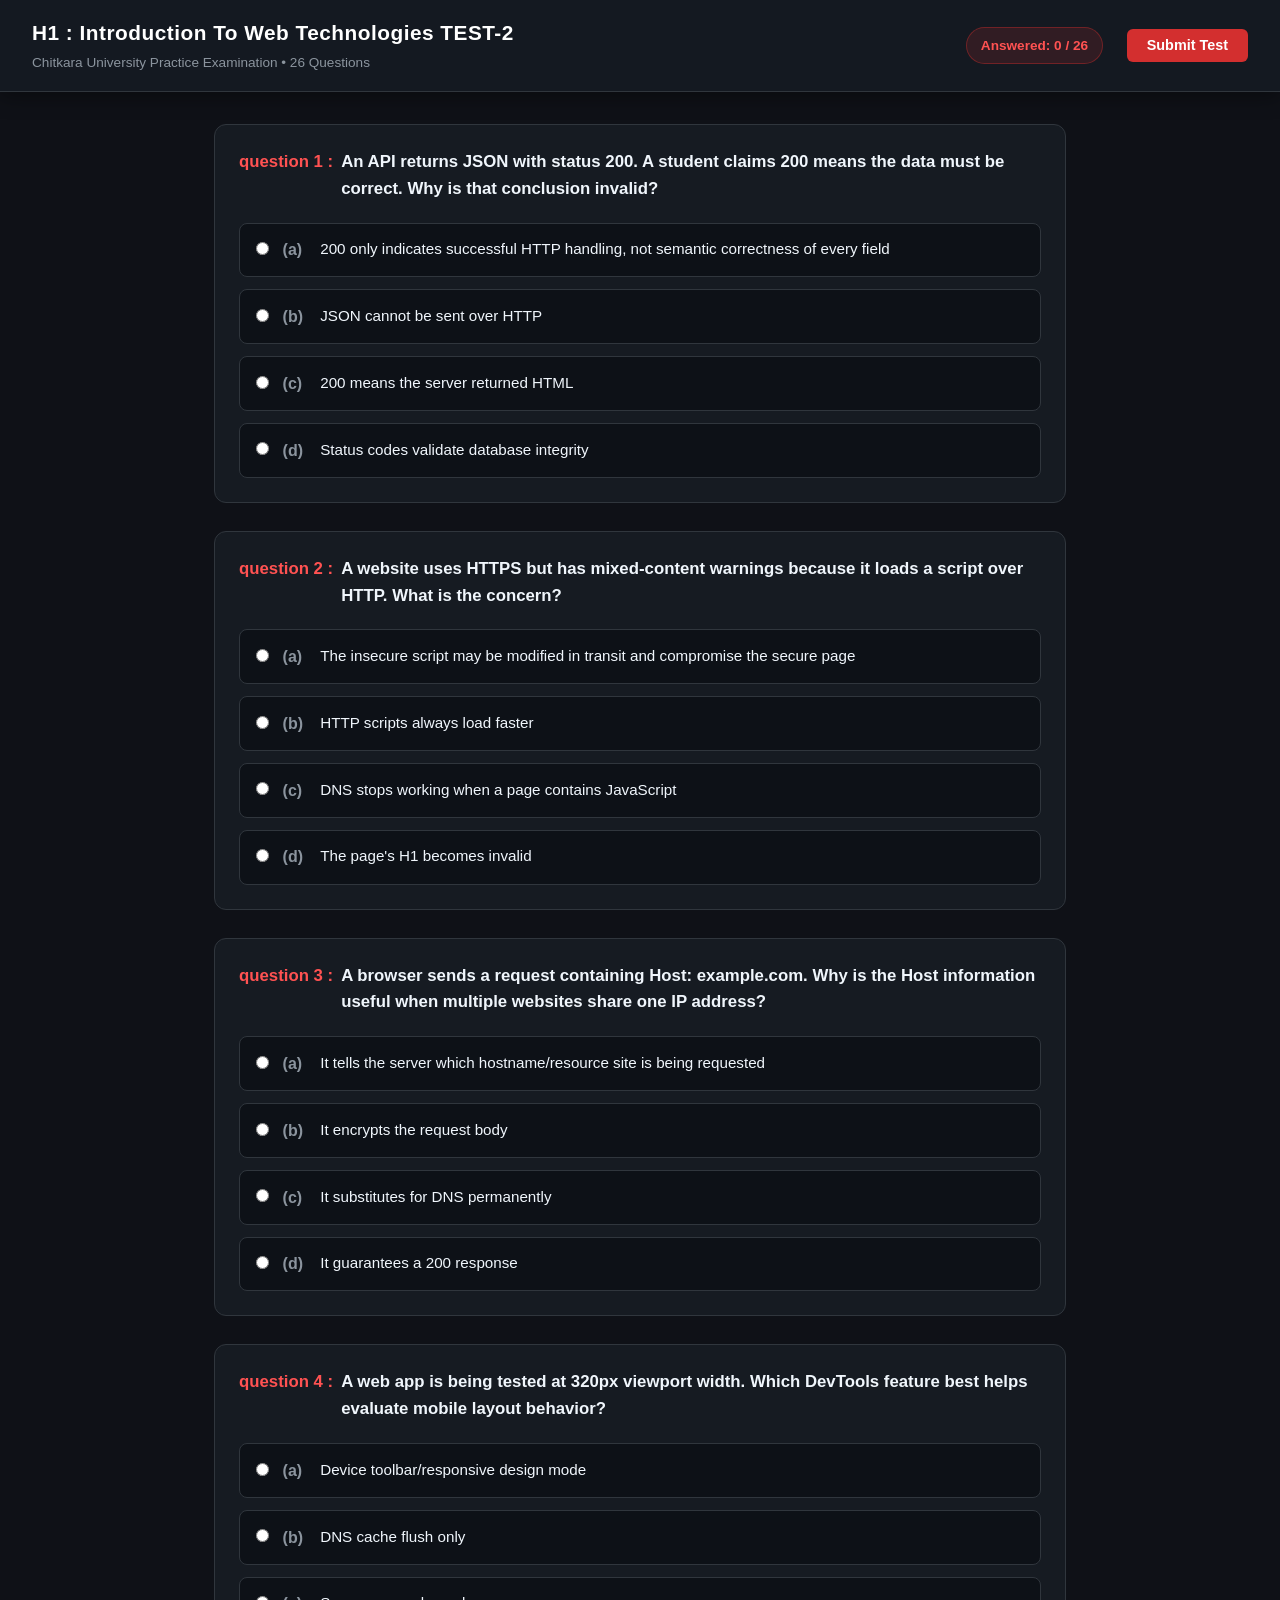
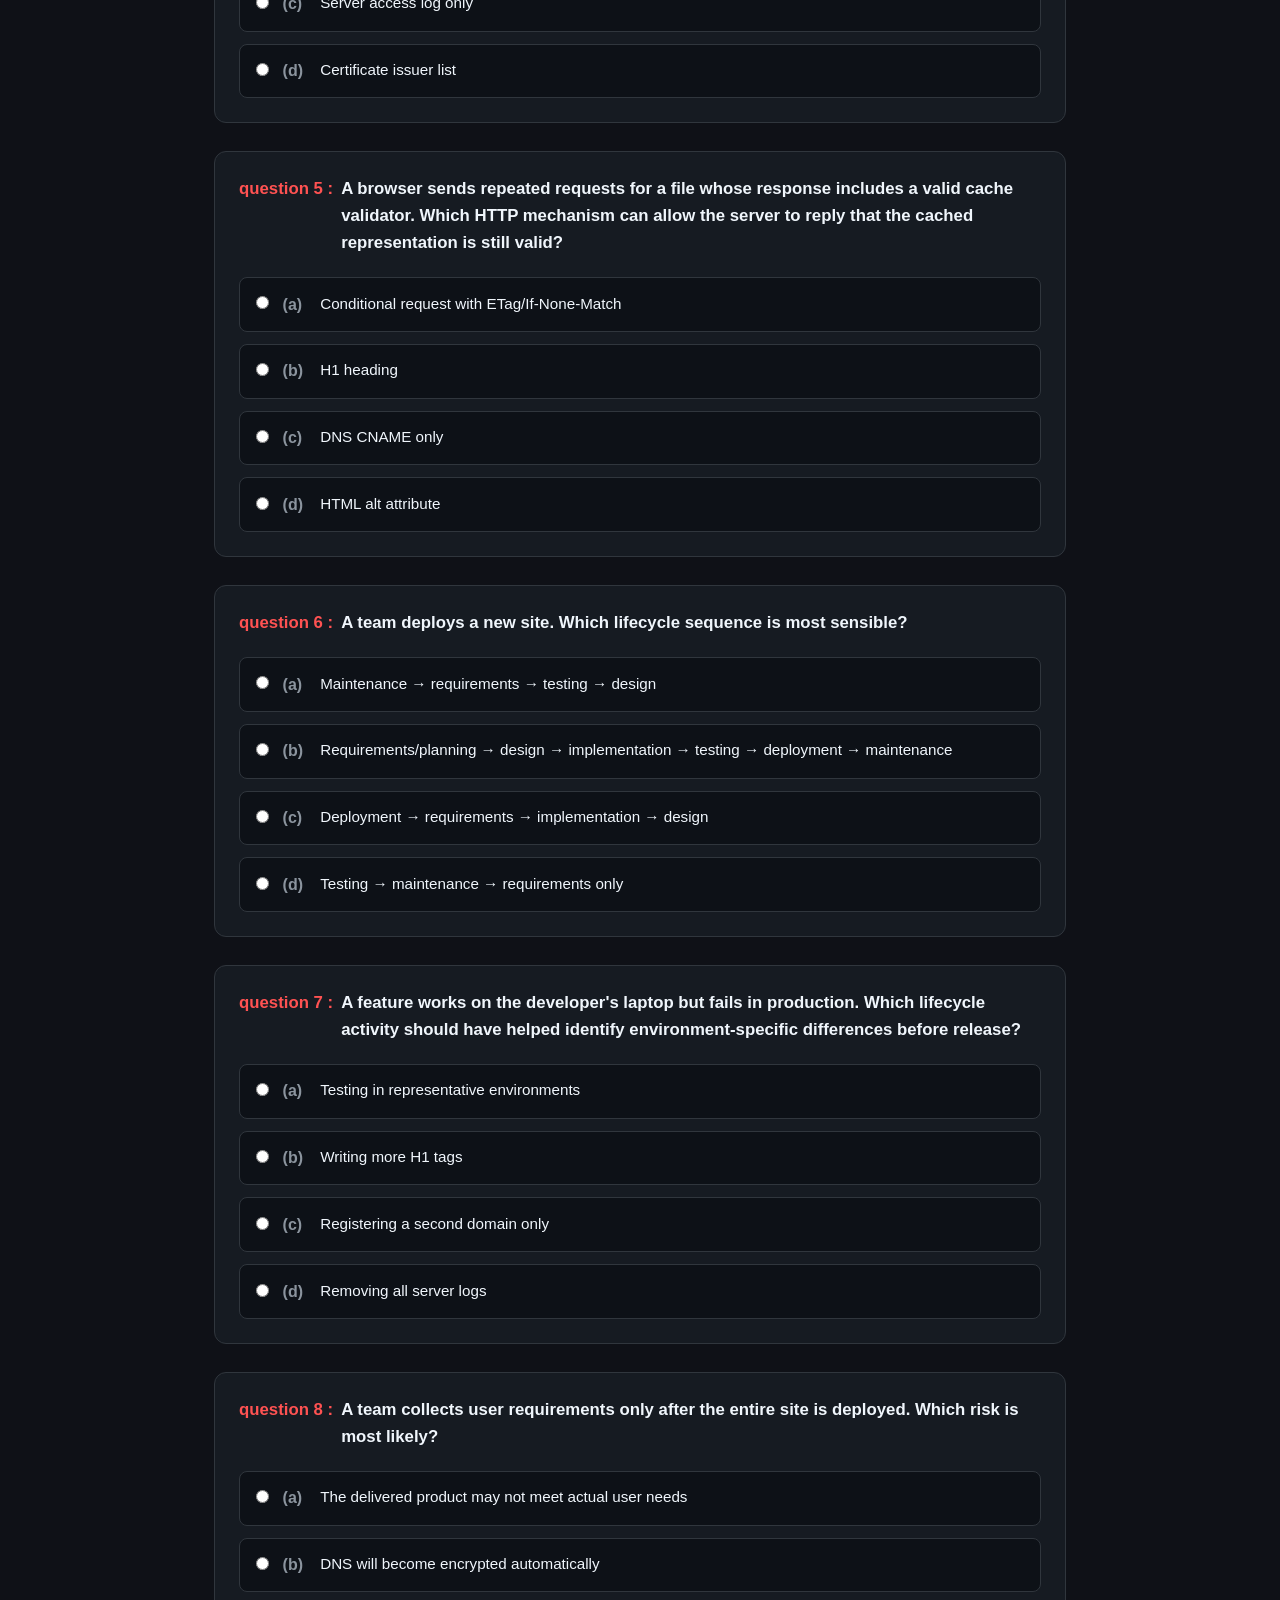
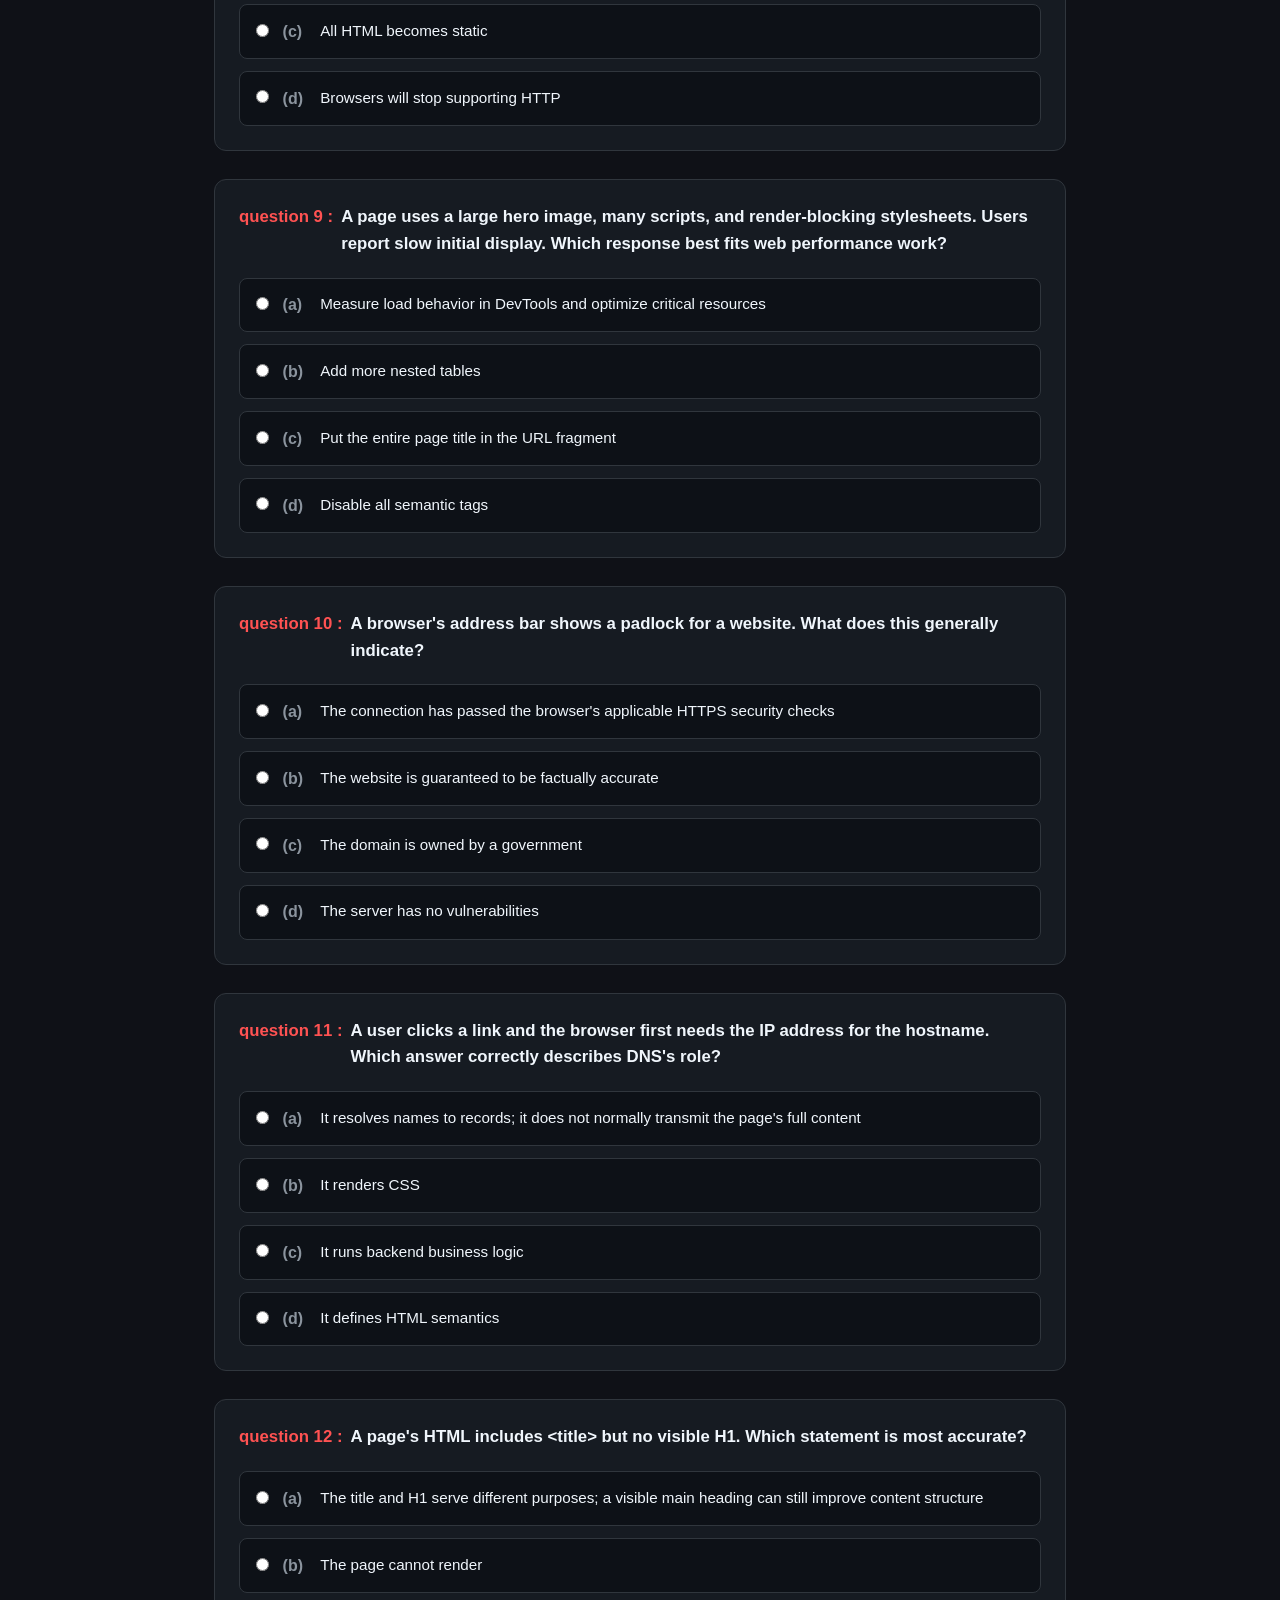
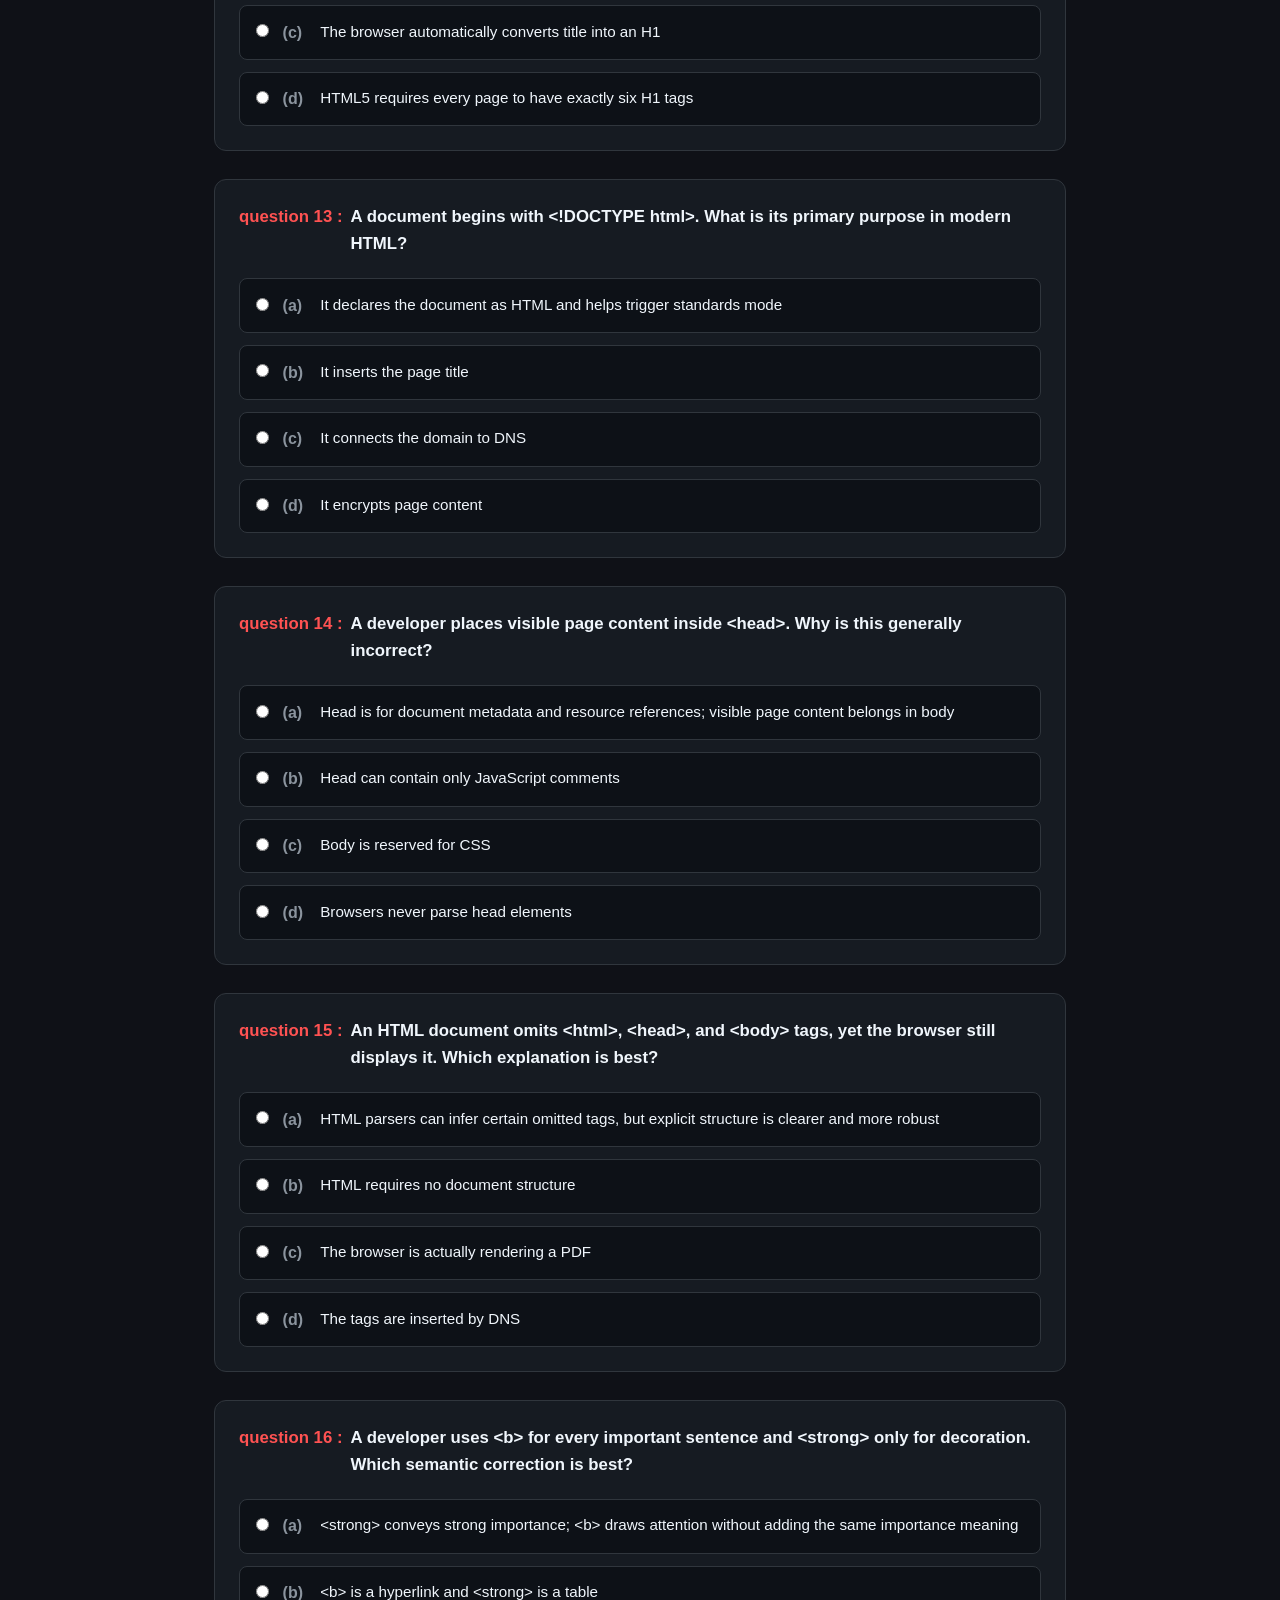
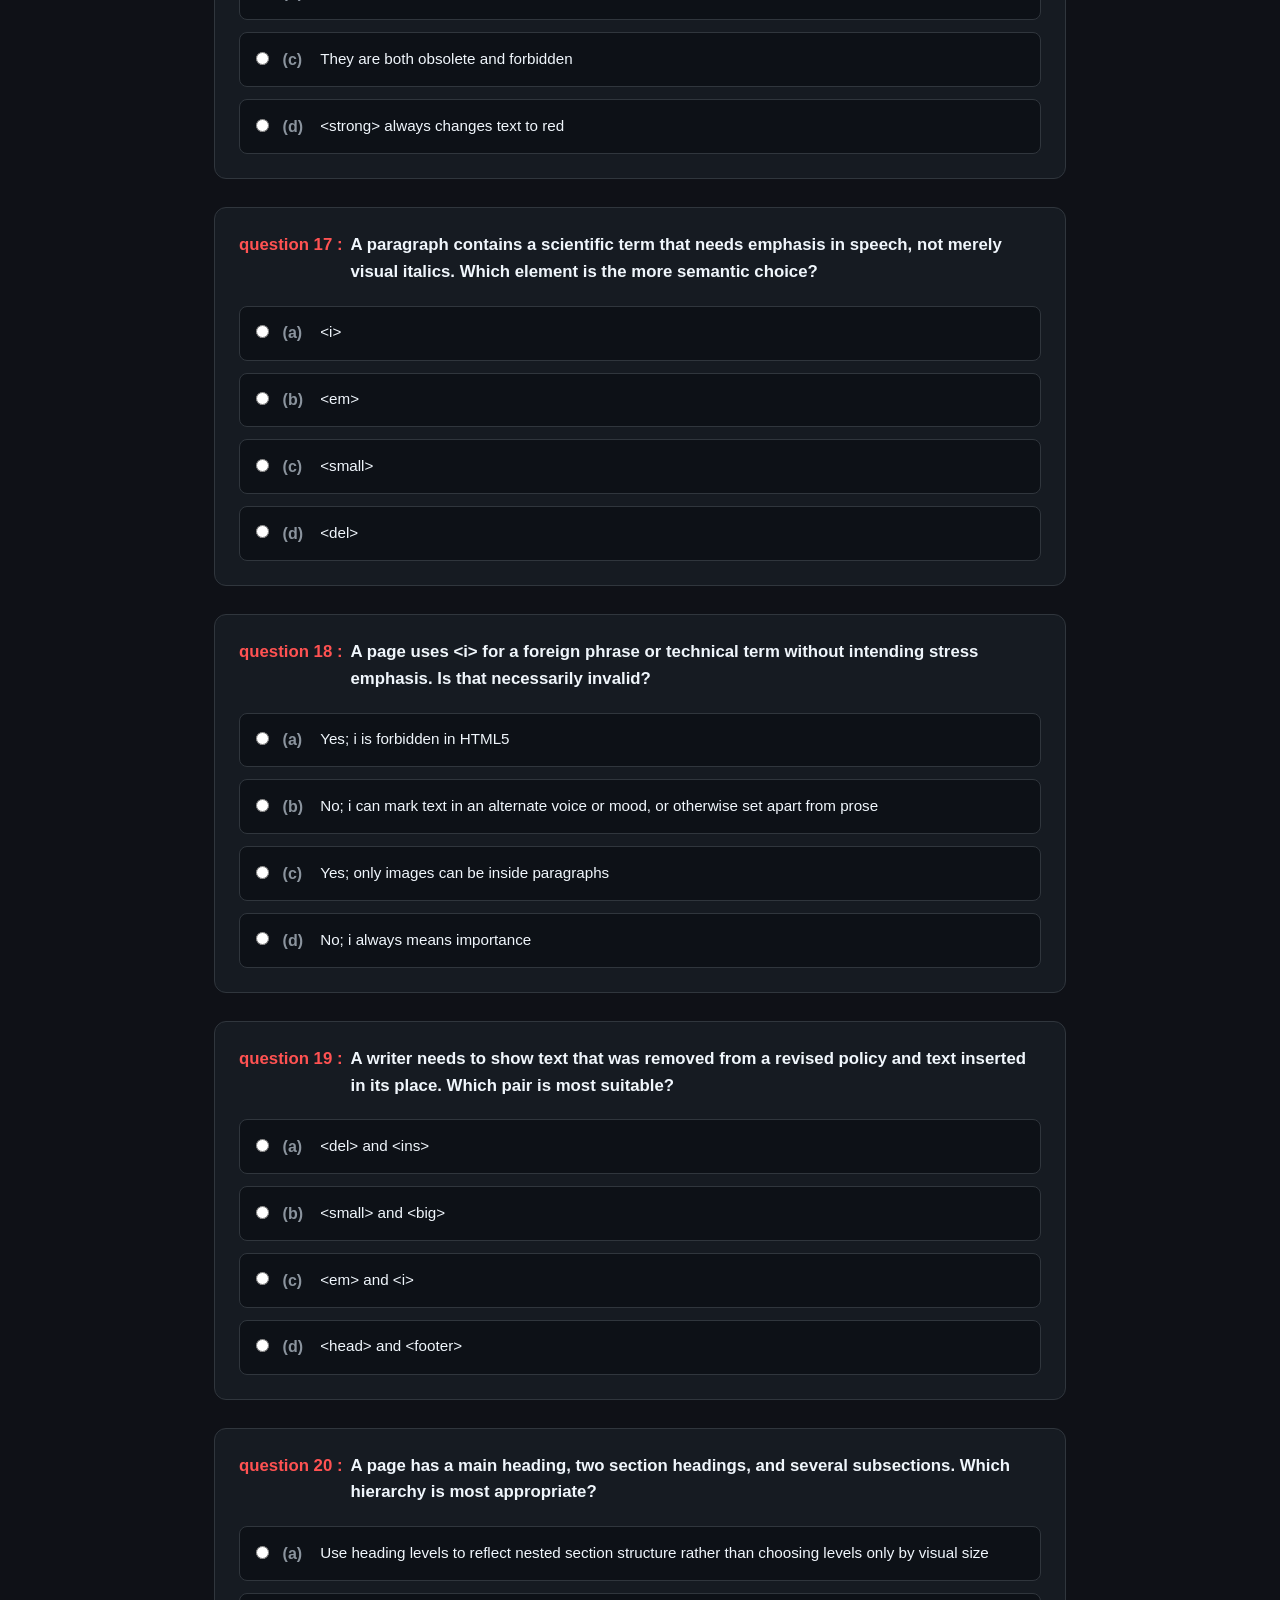
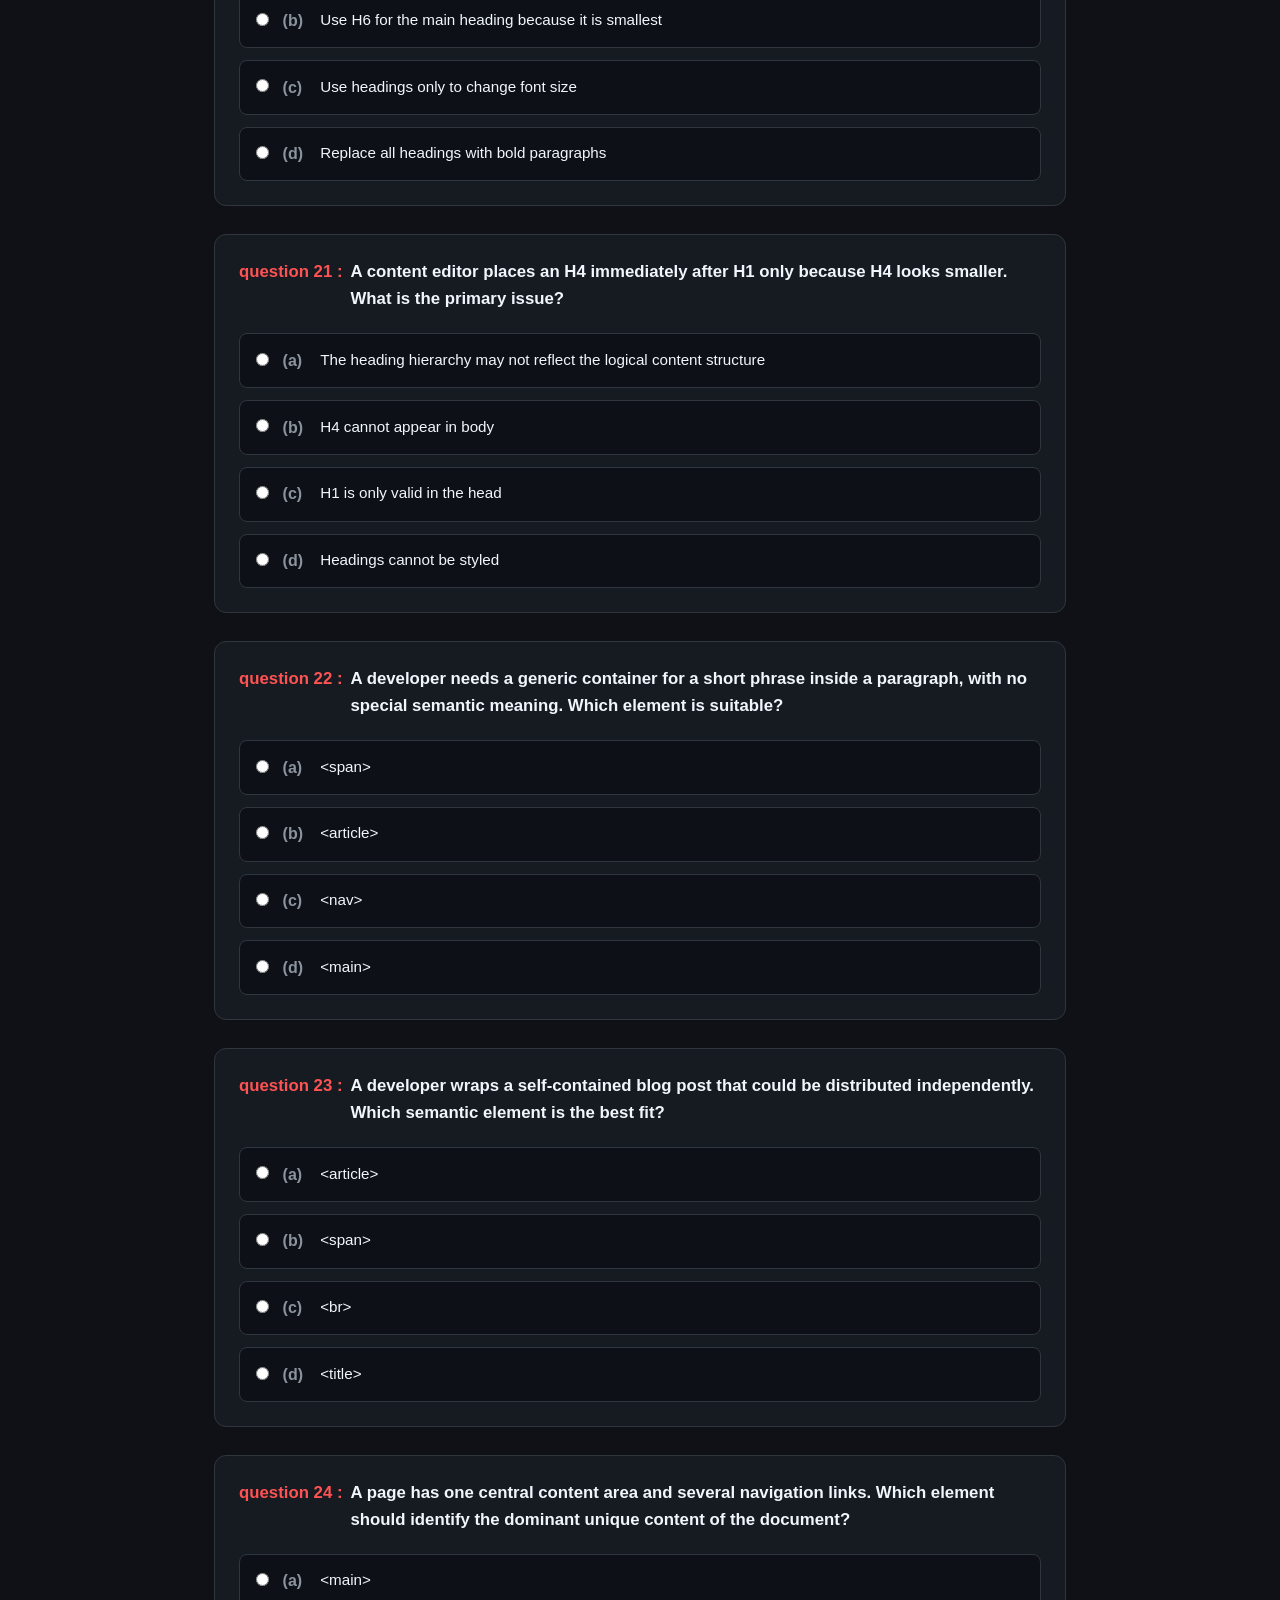
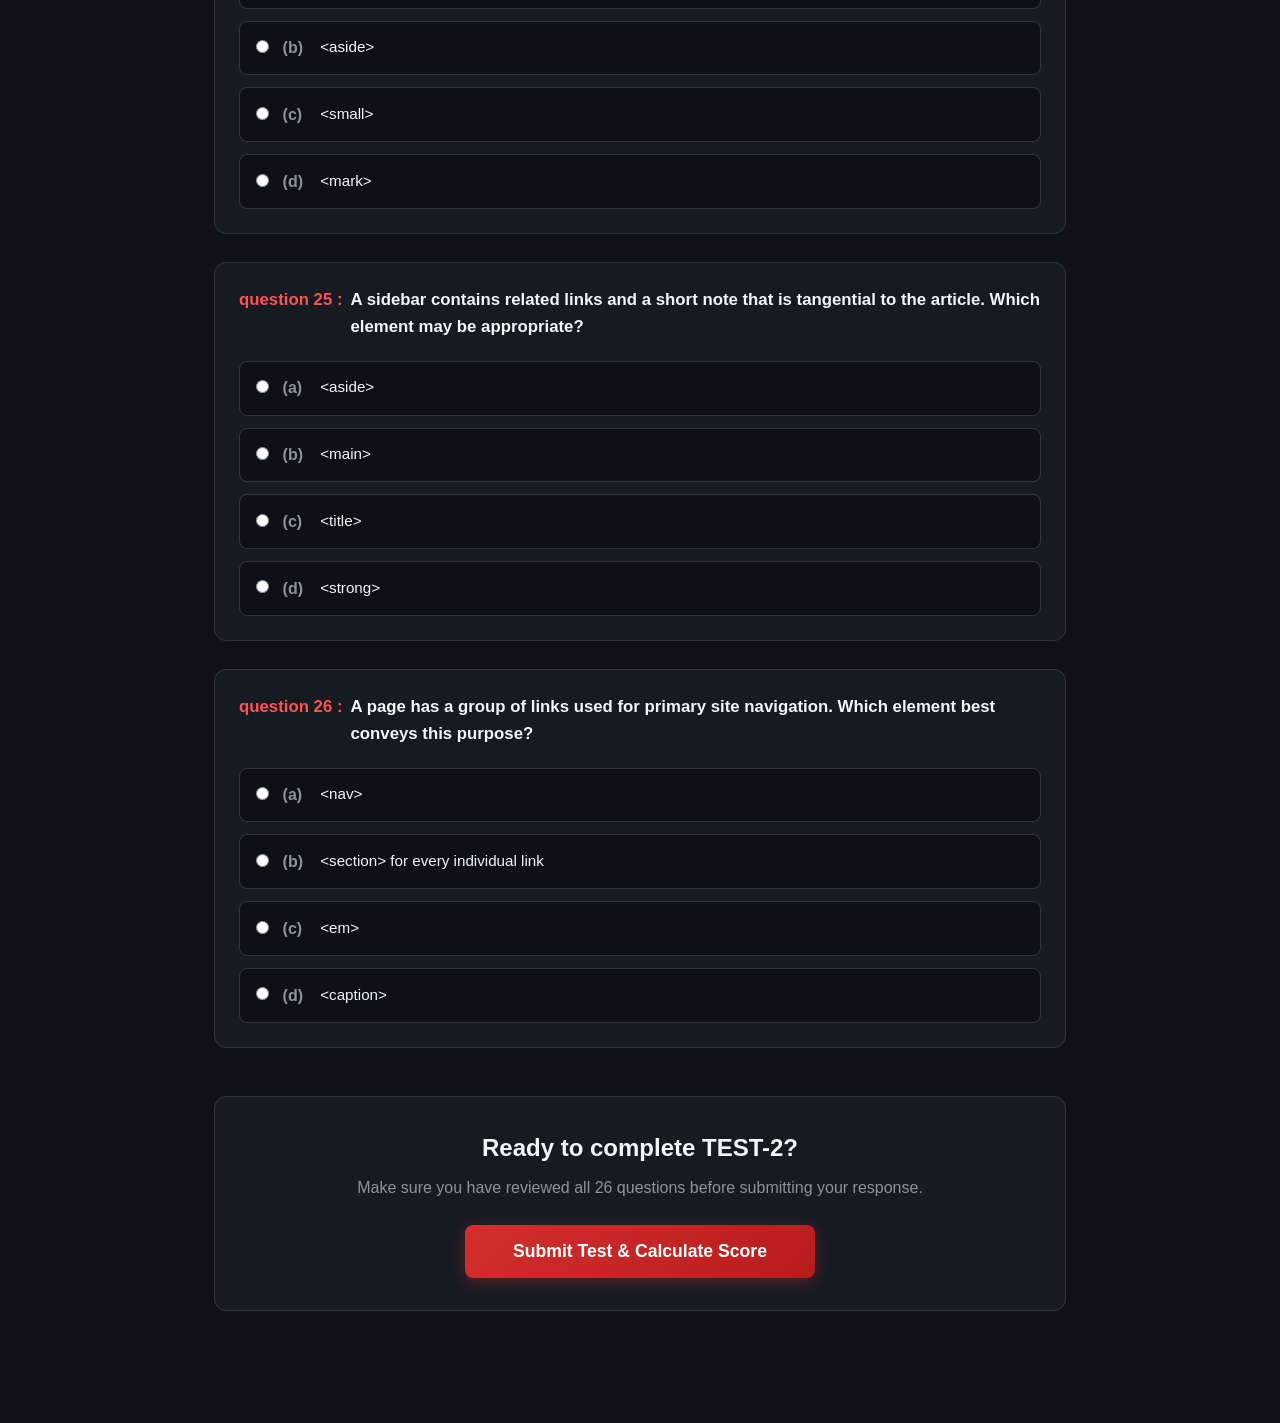
<file: testpages/test2/test.html>
<!DOCTYPE html>
<html lang="en">
<head>
  <meta charset="UTF-8">
  <meta name="viewport" content="width=device-width, initial-scale=1.0">
  <title>Introduction To Web Technologies TEST-2 - Chitkara University</title>
  <link rel="stylesheet" href="test.css">
</head>
<body>

  <!-- Top Sticky Header Bar -->
  <header class="test-header-bar">
    <div class="test-title-section">
      <h1>H1 : Introduction To Web Technologies TEST-2</h1>
      <span class="subtitle">Chitkara University Practice Examination &bull; 26 Questions</span>
    </div>
    <div class="test-status-section">
      <span class="status-badge" id="answeredCounter">Answered: 0 / 26</span>
      <button type="button" class="btn-header-submit" onclick="submitTest()">Submit Test</button>
    </div>
  </header>

  <!-- Test Content -->
  <main class="test-container">
    <form id="quizForm">
      <!-- Question 1 -->
      <div class="question-block" id="block-q1">
        <div class="question-header">
          <span class="question-number">question 1 :</span>
          <span class="question-text">An API returns JSON with status 200. A student claims 200 means the data must be correct. Why is that conclusion invalid?</span>
        </div>
        <div class="options-group">
          <label class="option-label" for="q1_a">
            <input type="radio" id="q1_a" name="question 1" value="A">
            <span class="option-marker">(a)</span>
            <span class="option-text">200 only indicates successful HTTP handling, not semantic correctness of every field</span>
          </label>
          <label class="option-label" for="q1_b">
            <input type="radio" id="q1_b" name="question 1" value="B">
            <span class="option-marker">(b)</span>
            <span class="option-text">JSON cannot be sent over HTTP</span>
          </label>
          <label class="option-label" for="q1_c">
            <input type="radio" id="q1_c" name="question 1" value="C">
            <span class="option-marker">(c)</span>
            <span class="option-text">200 means the server returned HTML</span>
          </label>
          <label class="option-label" for="q1_d">
            <input type="radio" id="q1_d" name="question 1" value="D">
            <span class="option-marker">(d)</span>
            <span class="option-text">Status codes validate database integrity</span>
          </label>
        </div>
      </div>

      <!-- Question 2 -->
      <div class="question-block" id="block-q2">
        <div class="question-header">
          <span class="question-number">question 2 :</span>
          <span class="question-text">A website uses HTTPS but has mixed-content warnings because it loads a script over HTTP. What is the concern?</span>
        </div>
        <div class="options-group">
          <label class="option-label" for="q2_a">
            <input type="radio" id="q2_a" name="question 2" value="A">
            <span class="option-marker">(a)</span>
            <span class="option-text">The insecure script may be modified in transit and compromise the secure page</span>
          </label>
          <label class="option-label" for="q2_b">
            <input type="radio" id="q2_b" name="question 2" value="B">
            <span class="option-marker">(b)</span>
            <span class="option-text">HTTP scripts always load faster</span>
          </label>
          <label class="option-label" for="q2_c">
            <input type="radio" id="q2_c" name="question 2" value="C">
            <span class="option-marker">(c)</span>
            <span class="option-text">DNS stops working when a page contains JavaScript</span>
          </label>
          <label class="option-label" for="q2_d">
            <input type="radio" id="q2_d" name="question 2" value="D">
            <span class="option-marker">(d)</span>
            <span class="option-text">The page&#x27;s H1 becomes invalid</span>
          </label>
        </div>
      </div>

      <!-- Question 3 -->
      <div class="question-block" id="block-q3">
        <div class="question-header">
          <span class="question-number">question 3 :</span>
          <span class="question-text">A browser sends a request containing Host: example.com. Why is the Host information useful when multiple websites share one IP address?</span>
        </div>
        <div class="options-group">
          <label class="option-label" for="q3_a">
            <input type="radio" id="q3_a" name="question 3" value="A">
            <span class="option-marker">(a)</span>
            <span class="option-text">It tells the server which hostname/resource site is being requested</span>
          </label>
          <label class="option-label" for="q3_b">
            <input type="radio" id="q3_b" name="question 3" value="B">
            <span class="option-marker">(b)</span>
            <span class="option-text">It encrypts the request body</span>
          </label>
          <label class="option-label" for="q3_c">
            <input type="radio" id="q3_c" name="question 3" value="C">
            <span class="option-marker">(c)</span>
            <span class="option-text">It substitutes for DNS permanently</span>
          </label>
          <label class="option-label" for="q3_d">
            <input type="radio" id="q3_d" name="question 3" value="D">
            <span class="option-marker">(d)</span>
            <span class="option-text">It guarantees a 200 response</span>
          </label>
        </div>
      </div>

      <!-- Question 4 -->
      <div class="question-block" id="block-q4">
        <div class="question-header">
          <span class="question-number">question 4 :</span>
          <span class="question-text">A web app is being tested at 320px viewport width. Which DevTools feature best helps evaluate mobile layout behavior?</span>
        </div>
        <div class="options-group">
          <label class="option-label" for="q4_a">
            <input type="radio" id="q4_a" name="question 4" value="A">
            <span class="option-marker">(a)</span>
            <span class="option-text">Device toolbar/responsive design mode</span>
          </label>
          <label class="option-label" for="q4_b">
            <input type="radio" id="q4_b" name="question 4" value="B">
            <span class="option-marker">(b)</span>
            <span class="option-text">DNS cache flush only</span>
          </label>
          <label class="option-label" for="q4_c">
            <input type="radio" id="q4_c" name="question 4" value="C">
            <span class="option-marker">(c)</span>
            <span class="option-text">Server access log only</span>
          </label>
          <label class="option-label" for="q4_d">
            <input type="radio" id="q4_d" name="question 4" value="D">
            <span class="option-marker">(d)</span>
            <span class="option-text">Certificate issuer list</span>
          </label>
        </div>
      </div>

      <!-- Question 5 -->
      <div class="question-block" id="block-q5">
        <div class="question-header">
          <span class="question-number">question 5 :</span>
          <span class="question-text">A browser sends repeated requests for a file whose response includes a valid cache validator. Which HTTP mechanism can allow the server to reply that the cached representation is still valid?</span>
        </div>
        <div class="options-group">
          <label class="option-label" for="q5_a">
            <input type="radio" id="q5_a" name="question 5" value="A">
            <span class="option-marker">(a)</span>
            <span class="option-text">Conditional request with ETag/If-None-Match</span>
          </label>
          <label class="option-label" for="q5_b">
            <input type="radio" id="q5_b" name="question 5" value="B">
            <span class="option-marker">(b)</span>
            <span class="option-text">H1 heading</span>
          </label>
          <label class="option-label" for="q5_c">
            <input type="radio" id="q5_c" name="question 5" value="C">
            <span class="option-marker">(c)</span>
            <span class="option-text">DNS CNAME only</span>
          </label>
          <label class="option-label" for="q5_d">
            <input type="radio" id="q5_d" name="question 5" value="D">
            <span class="option-marker">(d)</span>
            <span class="option-text">HTML alt attribute</span>
          </label>
        </div>
      </div>

      <!-- Question 6 -->
      <div class="question-block" id="block-q6">
        <div class="question-header">
          <span class="question-number">question 6 :</span>
          <span class="question-text">A team deploys a new site. Which lifecycle sequence is most sensible?</span>
        </div>
        <div class="options-group">
          <label class="option-label" for="q6_a">
            <input type="radio" id="q6_a" name="question 6" value="A">
            <span class="option-marker">(a)</span>
            <span class="option-text">Maintenance → requirements → testing → design</span>
          </label>
          <label class="option-label" for="q6_b">
            <input type="radio" id="q6_b" name="question 6" value="B">
            <span class="option-marker">(b)</span>
            <span class="option-text">Requirements/planning → design → implementation → testing → deployment → maintenance</span>
          </label>
          <label class="option-label" for="q6_c">
            <input type="radio" id="q6_c" name="question 6" value="C">
            <span class="option-marker">(c)</span>
            <span class="option-text">Deployment → requirements → implementation → design</span>
          </label>
          <label class="option-label" for="q6_d">
            <input type="radio" id="q6_d" name="question 6" value="D">
            <span class="option-marker">(d)</span>
            <span class="option-text">Testing → maintenance → requirements only</span>
          </label>
        </div>
      </div>

      <!-- Question 7 -->
      <div class="question-block" id="block-q7">
        <div class="question-header">
          <span class="question-number">question 7 :</span>
          <span class="question-text">A feature works on the developer&#x27;s laptop but fails in production. Which lifecycle activity should have helped identify environment-specific differences before release?</span>
        </div>
        <div class="options-group">
          <label class="option-label" for="q7_a">
            <input type="radio" id="q7_a" name="question 7" value="A">
            <span class="option-marker">(a)</span>
            <span class="option-text">Testing in representative environments</span>
          </label>
          <label class="option-label" for="q7_b">
            <input type="radio" id="q7_b" name="question 7" value="B">
            <span class="option-marker">(b)</span>
            <span class="option-text">Writing more H1 tags</span>
          </label>
          <label class="option-label" for="q7_c">
            <input type="radio" id="q7_c" name="question 7" value="C">
            <span class="option-marker">(c)</span>
            <span class="option-text">Registering a second domain only</span>
          </label>
          <label class="option-label" for="q7_d">
            <input type="radio" id="q7_d" name="question 7" value="D">
            <span class="option-marker">(d)</span>
            <span class="option-text">Removing all server logs</span>
          </label>
        </div>
      </div>

      <!-- Question 8 -->
      <div class="question-block" id="block-q8">
        <div class="question-header">
          <span class="question-number">question 8 :</span>
          <span class="question-text">A team collects user requirements only after the entire site is deployed. Which risk is most likely?</span>
        </div>
        <div class="options-group">
          <label class="option-label" for="q8_a">
            <input type="radio" id="q8_a" name="question 8" value="A">
            <span class="option-marker">(a)</span>
            <span class="option-text">The delivered product may not meet actual user needs</span>
          </label>
          <label class="option-label" for="q8_b">
            <input type="radio" id="q8_b" name="question 8" value="B">
            <span class="option-marker">(b)</span>
            <span class="option-text">DNS will become encrypted automatically</span>
          </label>
          <label class="option-label" for="q8_c">
            <input type="radio" id="q8_c" name="question 8" value="C">
            <span class="option-marker">(c)</span>
            <span class="option-text">All HTML becomes static</span>
          </label>
          <label class="option-label" for="q8_d">
            <input type="radio" id="q8_d" name="question 8" value="D">
            <span class="option-marker">(d)</span>
            <span class="option-text">Browsers will stop supporting HTTP</span>
          </label>
        </div>
      </div>

      <!-- Question 9 -->
      <div class="question-block" id="block-q9">
        <div class="question-header">
          <span class="question-number">question 9 :</span>
          <span class="question-text">A page uses a large hero image, many scripts, and render-blocking stylesheets. Users report slow initial display. Which response best fits web performance work?</span>
        </div>
        <div class="options-group">
          <label class="option-label" for="q9_a">
            <input type="radio" id="q9_a" name="question 9" value="A">
            <span class="option-marker">(a)</span>
            <span class="option-text">Measure load behavior in DevTools and optimize critical resources</span>
          </label>
          <label class="option-label" for="q9_b">
            <input type="radio" id="q9_b" name="question 9" value="B">
            <span class="option-marker">(b)</span>
            <span class="option-text">Add more nested tables</span>
          </label>
          <label class="option-label" for="q9_c">
            <input type="radio" id="q9_c" name="question 9" value="C">
            <span class="option-marker">(c)</span>
            <span class="option-text">Put the entire page title in the URL fragment</span>
          </label>
          <label class="option-label" for="q9_d">
            <input type="radio" id="q9_d" name="question 9" value="D">
            <span class="option-marker">(d)</span>
            <span class="option-text">Disable all semantic tags</span>
          </label>
        </div>
      </div>

      <!-- Question 10 -->
      <div class="question-block" id="block-q10">
        <div class="question-header">
          <span class="question-number">question 10 :</span>
          <span class="question-text">A browser&#x27;s address bar shows a padlock for a website. What does this generally indicate?</span>
        </div>
        <div class="options-group">
          <label class="option-label" for="q10_a">
            <input type="radio" id="q10_a" name="question 10" value="A">
            <span class="option-marker">(a)</span>
            <span class="option-text">The connection has passed the browser&#x27;s applicable HTTPS security checks</span>
          </label>
          <label class="option-label" for="q10_b">
            <input type="radio" id="q10_b" name="question 10" value="B">
            <span class="option-marker">(b)</span>
            <span class="option-text">The website is guaranteed to be factually accurate</span>
          </label>
          <label class="option-label" for="q10_c">
            <input type="radio" id="q10_c" name="question 10" value="C">
            <span class="option-marker">(c)</span>
            <span class="option-text">The domain is owned by a government</span>
          </label>
          <label class="option-label" for="q10_d">
            <input type="radio" id="q10_d" name="question 10" value="D">
            <span class="option-marker">(d)</span>
            <span class="option-text">The server has no vulnerabilities</span>
          </label>
        </div>
      </div>

      <!-- Question 11 -->
      <div class="question-block" id="block-q11">
        <div class="question-header">
          <span class="question-number">question 11 :</span>
          <span class="question-text">A user clicks a link and the browser first needs the IP address for the hostname. Which answer correctly describes DNS&#x27;s role?</span>
        </div>
        <div class="options-group">
          <label class="option-label" for="q11_a">
            <input type="radio" id="q11_a" name="question 11" value="A">
            <span class="option-marker">(a)</span>
            <span class="option-text">It resolves names to records; it does not normally transmit the page&#x27;s full content</span>
          </label>
          <label class="option-label" for="q11_b">
            <input type="radio" id="q11_b" name="question 11" value="B">
            <span class="option-marker">(b)</span>
            <span class="option-text">It renders CSS</span>
          </label>
          <label class="option-label" for="q11_c">
            <input type="radio" id="q11_c" name="question 11" value="C">
            <span class="option-marker">(c)</span>
            <span class="option-text">It runs backend business logic</span>
          </label>
          <label class="option-label" for="q11_d">
            <input type="radio" id="q11_d" name="question 11" value="D">
            <span class="option-marker">(d)</span>
            <span class="option-text">It defines HTML semantics</span>
          </label>
        </div>
      </div>

      <!-- Question 12 -->
      <div class="question-block" id="block-q12">
        <div class="question-header">
          <span class="question-number">question 12 :</span>
          <span class="question-text">A page&#x27;s HTML includes &lt;title&gt; but no visible H1. Which statement is most accurate?</span>
        </div>
        <div class="options-group">
          <label class="option-label" for="q12_a">
            <input type="radio" id="q12_a" name="question 12" value="A">
            <span class="option-marker">(a)</span>
            <span class="option-text">The title and H1 serve different purposes; a visible main heading can still improve content structure</span>
          </label>
          <label class="option-label" for="q12_b">
            <input type="radio" id="q12_b" name="question 12" value="B">
            <span class="option-marker">(b)</span>
            <span class="option-text">The page cannot render</span>
          </label>
          <label class="option-label" for="q12_c">
            <input type="radio" id="q12_c" name="question 12" value="C">
            <span class="option-marker">(c)</span>
            <span class="option-text">The browser automatically converts title into an H1</span>
          </label>
          <label class="option-label" for="q12_d">
            <input type="radio" id="q12_d" name="question 12" value="D">
            <span class="option-marker">(d)</span>
            <span class="option-text">HTML5 requires every page to have exactly six H1 tags</span>
          </label>
        </div>
      </div>

      <!-- Question 13 -->
      <div class="question-block" id="block-q13">
        <div class="question-header">
          <span class="question-number">question 13 :</span>
          <span class="question-text">A document begins with &lt;!DOCTYPE html&gt;. What is its primary purpose in modern HTML?</span>
        </div>
        <div class="options-group">
          <label class="option-label" for="q13_a">
            <input type="radio" id="q13_a" name="question 13" value="A">
            <span class="option-marker">(a)</span>
            <span class="option-text">It declares the document as HTML and helps trigger standards mode</span>
          </label>
          <label class="option-label" for="q13_b">
            <input type="radio" id="q13_b" name="question 13" value="B">
            <span class="option-marker">(b)</span>
            <span class="option-text">It inserts the page title</span>
          </label>
          <label class="option-label" for="q13_c">
            <input type="radio" id="q13_c" name="question 13" value="C">
            <span class="option-marker">(c)</span>
            <span class="option-text">It connects the domain to DNS</span>
          </label>
          <label class="option-label" for="q13_d">
            <input type="radio" id="q13_d" name="question 13" value="D">
            <span class="option-marker">(d)</span>
            <span class="option-text">It encrypts page content</span>
          </label>
        </div>
      </div>

      <!-- Question 14 -->
      <div class="question-block" id="block-q14">
        <div class="question-header">
          <span class="question-number">question 14 :</span>
          <span class="question-text">A developer places visible page content inside &lt;head&gt;. Why is this generally incorrect?</span>
        </div>
        <div class="options-group">
          <label class="option-label" for="q14_a">
            <input type="radio" id="q14_a" name="question 14" value="A">
            <span class="option-marker">(a)</span>
            <span class="option-text">Head is for document metadata and resource references; visible page content belongs in body</span>
          </label>
          <label class="option-label" for="q14_b">
            <input type="radio" id="q14_b" name="question 14" value="B">
            <span class="option-marker">(b)</span>
            <span class="option-text">Head can contain only JavaScript comments</span>
          </label>
          <label class="option-label" for="q14_c">
            <input type="radio" id="q14_c" name="question 14" value="C">
            <span class="option-marker">(c)</span>
            <span class="option-text">Body is reserved for CSS</span>
          </label>
          <label class="option-label" for="q14_d">
            <input type="radio" id="q14_d" name="question 14" value="D">
            <span class="option-marker">(d)</span>
            <span class="option-text">Browsers never parse head elements</span>
          </label>
        </div>
      </div>

      <!-- Question 15 -->
      <div class="question-block" id="block-q15">
        <div class="question-header">
          <span class="question-number">question 15 :</span>
          <span class="question-text">An HTML document omits &lt;html&gt;, &lt;head&gt;, and &lt;body&gt; tags, yet the browser still displays it. Which explanation is best?</span>
        </div>
        <div class="options-group">
          <label class="option-label" for="q15_a">
            <input type="radio" id="q15_a" name="question 15" value="A">
            <span class="option-marker">(a)</span>
            <span class="option-text">HTML parsers can infer certain omitted tags, but explicit structure is clearer and more robust</span>
          </label>
          <label class="option-label" for="q15_b">
            <input type="radio" id="q15_b" name="question 15" value="B">
            <span class="option-marker">(b)</span>
            <span class="option-text">HTML requires no document structure</span>
          </label>
          <label class="option-label" for="q15_c">
            <input type="radio" id="q15_c" name="question 15" value="C">
            <span class="option-marker">(c)</span>
            <span class="option-text">The browser is actually rendering a PDF</span>
          </label>
          <label class="option-label" for="q15_d">
            <input type="radio" id="q15_d" name="question 15" value="D">
            <span class="option-marker">(d)</span>
            <span class="option-text">The tags are inserted by DNS</span>
          </label>
        </div>
      </div>

      <!-- Question 16 -->
      <div class="question-block" id="block-q16">
        <div class="question-header">
          <span class="question-number">question 16 :</span>
          <span class="question-text">A developer uses &lt;b&gt; for every important sentence and &lt;strong&gt; only for decoration. Which semantic correction is best?</span>
        </div>
        <div class="options-group">
          <label class="option-label" for="q16_a">
            <input type="radio" id="q16_a" name="question 16" value="A">
            <span class="option-marker">(a)</span>
            <span class="option-text">&lt;strong&gt; conveys strong importance; &lt;b&gt; draws attention without adding the same importance meaning</span>
          </label>
          <label class="option-label" for="q16_b">
            <input type="radio" id="q16_b" name="question 16" value="B">
            <span class="option-marker">(b)</span>
            <span class="option-text">&lt;b&gt; is a hyperlink and &lt;strong&gt; is a table</span>
          </label>
          <label class="option-label" for="q16_c">
            <input type="radio" id="q16_c" name="question 16" value="C">
            <span class="option-marker">(c)</span>
            <span class="option-text">They are both obsolete and forbidden</span>
          </label>
          <label class="option-label" for="q16_d">
            <input type="radio" id="q16_d" name="question 16" value="D">
            <span class="option-marker">(d)</span>
            <span class="option-text">&lt;strong&gt; always changes text to red</span>
          </label>
        </div>
      </div>

      <!-- Question 17 -->
      <div class="question-block" id="block-q17">
        <div class="question-header">
          <span class="question-number">question 17 :</span>
          <span class="question-text">A paragraph contains a scientific term that needs emphasis in speech, not merely visual italics. Which element is the more semantic choice?</span>
        </div>
        <div class="options-group">
          <label class="option-label" for="q17_a">
            <input type="radio" id="q17_a" name="question 17" value="A">
            <span class="option-marker">(a)</span>
            <span class="option-text">&lt;i&gt;</span>
          </label>
          <label class="option-label" for="q17_b">
            <input type="radio" id="q17_b" name="question 17" value="B">
            <span class="option-marker">(b)</span>
            <span class="option-text">&lt;em&gt;</span>
          </label>
          <label class="option-label" for="q17_c">
            <input type="radio" id="q17_c" name="question 17" value="C">
            <span class="option-marker">(c)</span>
            <span class="option-text">&lt;small&gt;</span>
          </label>
          <label class="option-label" for="q17_d">
            <input type="radio" id="q17_d" name="question 17" value="D">
            <span class="option-marker">(d)</span>
            <span class="option-text">&lt;del&gt;</span>
          </label>
        </div>
      </div>

      <!-- Question 18 -->
      <div class="question-block" id="block-q18">
        <div class="question-header">
          <span class="question-number">question 18 :</span>
          <span class="question-text">A page uses &lt;i&gt; for a foreign phrase or technical term without intending stress emphasis. Is that necessarily invalid?</span>
        </div>
        <div class="options-group">
          <label class="option-label" for="q18_a">
            <input type="radio" id="q18_a" name="question 18" value="A">
            <span class="option-marker">(a)</span>
            <span class="option-text">Yes; i is forbidden in HTML5</span>
          </label>
          <label class="option-label" for="q18_b">
            <input type="radio" id="q18_b" name="question 18" value="B">
            <span class="option-marker">(b)</span>
            <span class="option-text">No; i can mark text in an alternate voice or mood, or otherwise set apart from prose</span>
          </label>
          <label class="option-label" for="q18_c">
            <input type="radio" id="q18_c" name="question 18" value="C">
            <span class="option-marker">(c)</span>
            <span class="option-text">Yes; only images can be inside paragraphs</span>
          </label>
          <label class="option-label" for="q18_d">
            <input type="radio" id="q18_d" name="question 18" value="D">
            <span class="option-marker">(d)</span>
            <span class="option-text">No; i always means importance</span>
          </label>
        </div>
      </div>

      <!-- Question 19 -->
      <div class="question-block" id="block-q19">
        <div class="question-header">
          <span class="question-number">question 19 :</span>
          <span class="question-text">A writer needs to show text that was removed from a revised policy and text inserted in its place. Which pair is most suitable?</span>
        </div>
        <div class="options-group">
          <label class="option-label" for="q19_a">
            <input type="radio" id="q19_a" name="question 19" value="A">
            <span class="option-marker">(a)</span>
            <span class="option-text">&lt;del&gt; and &lt;ins&gt;</span>
          </label>
          <label class="option-label" for="q19_b">
            <input type="radio" id="q19_b" name="question 19" value="B">
            <span class="option-marker">(b)</span>
            <span class="option-text">&lt;small&gt; and &lt;big&gt;</span>
          </label>
          <label class="option-label" for="q19_c">
            <input type="radio" id="q19_c" name="question 19" value="C">
            <span class="option-marker">(c)</span>
            <span class="option-text">&lt;em&gt; and &lt;i&gt;</span>
          </label>
          <label class="option-label" for="q19_d">
            <input type="radio" id="q19_d" name="question 19" value="D">
            <span class="option-marker">(d)</span>
            <span class="option-text">&lt;head&gt; and &lt;footer&gt;</span>
          </label>
        </div>
      </div>

      <!-- Question 20 -->
      <div class="question-block" id="block-q20">
        <div class="question-header">
          <span class="question-number">question 20 :</span>
          <span class="question-text">A page has a main heading, two section headings, and several subsections. Which hierarchy is most appropriate?</span>
        </div>
        <div class="options-group">
          <label class="option-label" for="q20_a">
            <input type="radio" id="q20_a" name="question 20" value="A">
            <span class="option-marker">(a)</span>
            <span class="option-text">Use heading levels to reflect nested section structure rather than choosing levels only by visual size</span>
          </label>
          <label class="option-label" for="q20_b">
            <input type="radio" id="q20_b" name="question 20" value="B">
            <span class="option-marker">(b)</span>
            <span class="option-text">Use H6 for the main heading because it is smallest</span>
          </label>
          <label class="option-label" for="q20_c">
            <input type="radio" id="q20_c" name="question 20" value="C">
            <span class="option-marker">(c)</span>
            <span class="option-text">Use headings only to change font size</span>
          </label>
          <label class="option-label" for="q20_d">
            <input type="radio" id="q20_d" name="question 20" value="D">
            <span class="option-marker">(d)</span>
            <span class="option-text">Replace all headings with bold paragraphs</span>
          </label>
        </div>
      </div>

      <!-- Question 21 -->
      <div class="question-block" id="block-q21">
        <div class="question-header">
          <span class="question-number">question 21 :</span>
          <span class="question-text">A content editor places an H4 immediately after H1 only because H4 looks smaller. What is the primary issue?</span>
        </div>
        <div class="options-group">
          <label class="option-label" for="q21_a">
            <input type="radio" id="q21_a" name="question 21" value="A">
            <span class="option-marker">(a)</span>
            <span class="option-text">The heading hierarchy may not reflect the logical content structure</span>
          </label>
          <label class="option-label" for="q21_b">
            <input type="radio" id="q21_b" name="question 21" value="B">
            <span class="option-marker">(b)</span>
            <span class="option-text">H4 cannot appear in body</span>
          </label>
          <label class="option-label" for="q21_c">
            <input type="radio" id="q21_c" name="question 21" value="C">
            <span class="option-marker">(c)</span>
            <span class="option-text">H1 is only valid in the head</span>
          </label>
          <label class="option-label" for="q21_d">
            <input type="radio" id="q21_d" name="question 21" value="D">
            <span class="option-marker">(d)</span>
            <span class="option-text">Headings cannot be styled</span>
          </label>
        </div>
      </div>

      <!-- Question 22 -->
      <div class="question-block" id="block-q22">
        <div class="question-header">
          <span class="question-number">question 22 :</span>
          <span class="question-text">A developer needs a generic container for a short phrase inside a paragraph, with no special semantic meaning. Which element is suitable?</span>
        </div>
        <div class="options-group">
          <label class="option-label" for="q22_a">
            <input type="radio" id="q22_a" name="question 22" value="A">
            <span class="option-marker">(a)</span>
            <span class="option-text">&lt;span&gt;</span>
          </label>
          <label class="option-label" for="q22_b">
            <input type="radio" id="q22_b" name="question 22" value="B">
            <span class="option-marker">(b)</span>
            <span class="option-text">&lt;article&gt;</span>
          </label>
          <label class="option-label" for="q22_c">
            <input type="radio" id="q22_c" name="question 22" value="C">
            <span class="option-marker">(c)</span>
            <span class="option-text">&lt;nav&gt;</span>
          </label>
          <label class="option-label" for="q22_d">
            <input type="radio" id="q22_d" name="question 22" value="D">
            <span class="option-marker">(d)</span>
            <span class="option-text">&lt;main&gt;</span>
          </label>
        </div>
      </div>

      <!-- Question 23 -->
      <div class="question-block" id="block-q23">
        <div class="question-header">
          <span class="question-number">question 23 :</span>
          <span class="question-text">A developer wraps a self-contained blog post that could be distributed independently. Which semantic element is the best fit?</span>
        </div>
        <div class="options-group">
          <label class="option-label" for="q23_a">
            <input type="radio" id="q23_a" name="question 23" value="A">
            <span class="option-marker">(a)</span>
            <span class="option-text">&lt;article&gt;</span>
          </label>
          <label class="option-label" for="q23_b">
            <input type="radio" id="q23_b" name="question 23" value="B">
            <span class="option-marker">(b)</span>
            <span class="option-text">&lt;span&gt;</span>
          </label>
          <label class="option-label" for="q23_c">
            <input type="radio" id="q23_c" name="question 23" value="C">
            <span class="option-marker">(c)</span>
            <span class="option-text">&lt;br&gt;</span>
          </label>
          <label class="option-label" for="q23_d">
            <input type="radio" id="q23_d" name="question 23" value="D">
            <span class="option-marker">(d)</span>
            <span class="option-text">&lt;title&gt;</span>
          </label>
        </div>
      </div>

      <!-- Question 24 -->
      <div class="question-block" id="block-q24">
        <div class="question-header">
          <span class="question-number">question 24 :</span>
          <span class="question-text">A page has one central content area and several navigation links. Which element should identify the dominant unique content of the document?</span>
        </div>
        <div class="options-group">
          <label class="option-label" for="q24_a">
            <input type="radio" id="q24_a" name="question 24" value="A">
            <span class="option-marker">(a)</span>
            <span class="option-text">&lt;main&gt;</span>
          </label>
          <label class="option-label" for="q24_b">
            <input type="radio" id="q24_b" name="question 24" value="B">
            <span class="option-marker">(b)</span>
            <span class="option-text">&lt;aside&gt;</span>
          </label>
          <label class="option-label" for="q24_c">
            <input type="radio" id="q24_c" name="question 24" value="C">
            <span class="option-marker">(c)</span>
            <span class="option-text">&lt;small&gt;</span>
          </label>
          <label class="option-label" for="q24_d">
            <input type="radio" id="q24_d" name="question 24" value="D">
            <span class="option-marker">(d)</span>
            <span class="option-text">&lt;mark&gt;</span>
          </label>
        </div>
      </div>

      <!-- Question 25 -->
      <div class="question-block" id="block-q25">
        <div class="question-header">
          <span class="question-number">question 25 :</span>
          <span class="question-text">A sidebar contains related links and a short note that is tangential to the article. Which element may be appropriate?</span>
        </div>
        <div class="options-group">
          <label class="option-label" for="q25_a">
            <input type="radio" id="q25_a" name="question 25" value="A">
            <span class="option-marker">(a)</span>
            <span class="option-text">&lt;aside&gt;</span>
          </label>
          <label class="option-label" for="q25_b">
            <input type="radio" id="q25_b" name="question 25" value="B">
            <span class="option-marker">(b)</span>
            <span class="option-text">&lt;main&gt;</span>
          </label>
          <label class="option-label" for="q25_c">
            <input type="radio" id="q25_c" name="question 25" value="C">
            <span class="option-marker">(c)</span>
            <span class="option-text">&lt;title&gt;</span>
          </label>
          <label class="option-label" for="q25_d">
            <input type="radio" id="q25_d" name="question 25" value="D">
            <span class="option-marker">(d)</span>
            <span class="option-text">&lt;strong&gt;</span>
          </label>
        </div>
      </div>

      <!-- Question 26 -->
      <div class="question-block" id="block-q26">
        <div class="question-header">
          <span class="question-number">question 26 :</span>
          <span class="question-text">A page has a group of links used for primary site navigation. Which element best conveys this purpose?</span>
        </div>
        <div class="options-group">
          <label class="option-label" for="q26_a">
            <input type="radio" id="q26_a" name="question 26" value="A">
            <span class="option-marker">(a)</span>
            <span class="option-text">&lt;nav&gt;</span>
          </label>
          <label class="option-label" for="q26_b">
            <input type="radio" id="q26_b" name="question 26" value="B">
            <span class="option-marker">(b)</span>
            <span class="option-text">&lt;section&gt; for every individual link</span>
          </label>
          <label class="option-label" for="q26_c">
            <input type="radio" id="q26_c" name="question 26" value="C">
            <span class="option-marker">(c)</span>
            <span class="option-text">&lt;em&gt;</span>
          </label>
          <label class="option-label" for="q26_d">
            <input type="radio" id="q26_d" name="question 26" value="D">
            <span class="option-marker">(d)</span>
            <span class="option-text">&lt;caption&gt;</span>
          </label>
        </div>
      </div>

      <!-- Bottom Submission Banner -->
      <div class="submit-area">
        <h2>Ready to complete TEST-2?</h2>
        <p style="color: var(--text-muted); margin: 0.5rem 0 1.5rem 0;">Make sure you have reviewed all 26 questions before submitting your response.</p>
        <button type="button" class="btn-big-submit" onclick="submitTest()">Submit Test &amp; Calculate Score</button>
      </div>
    </form>
  </main>

  <script src="test.js"></script>
</body>
</html>
</file>
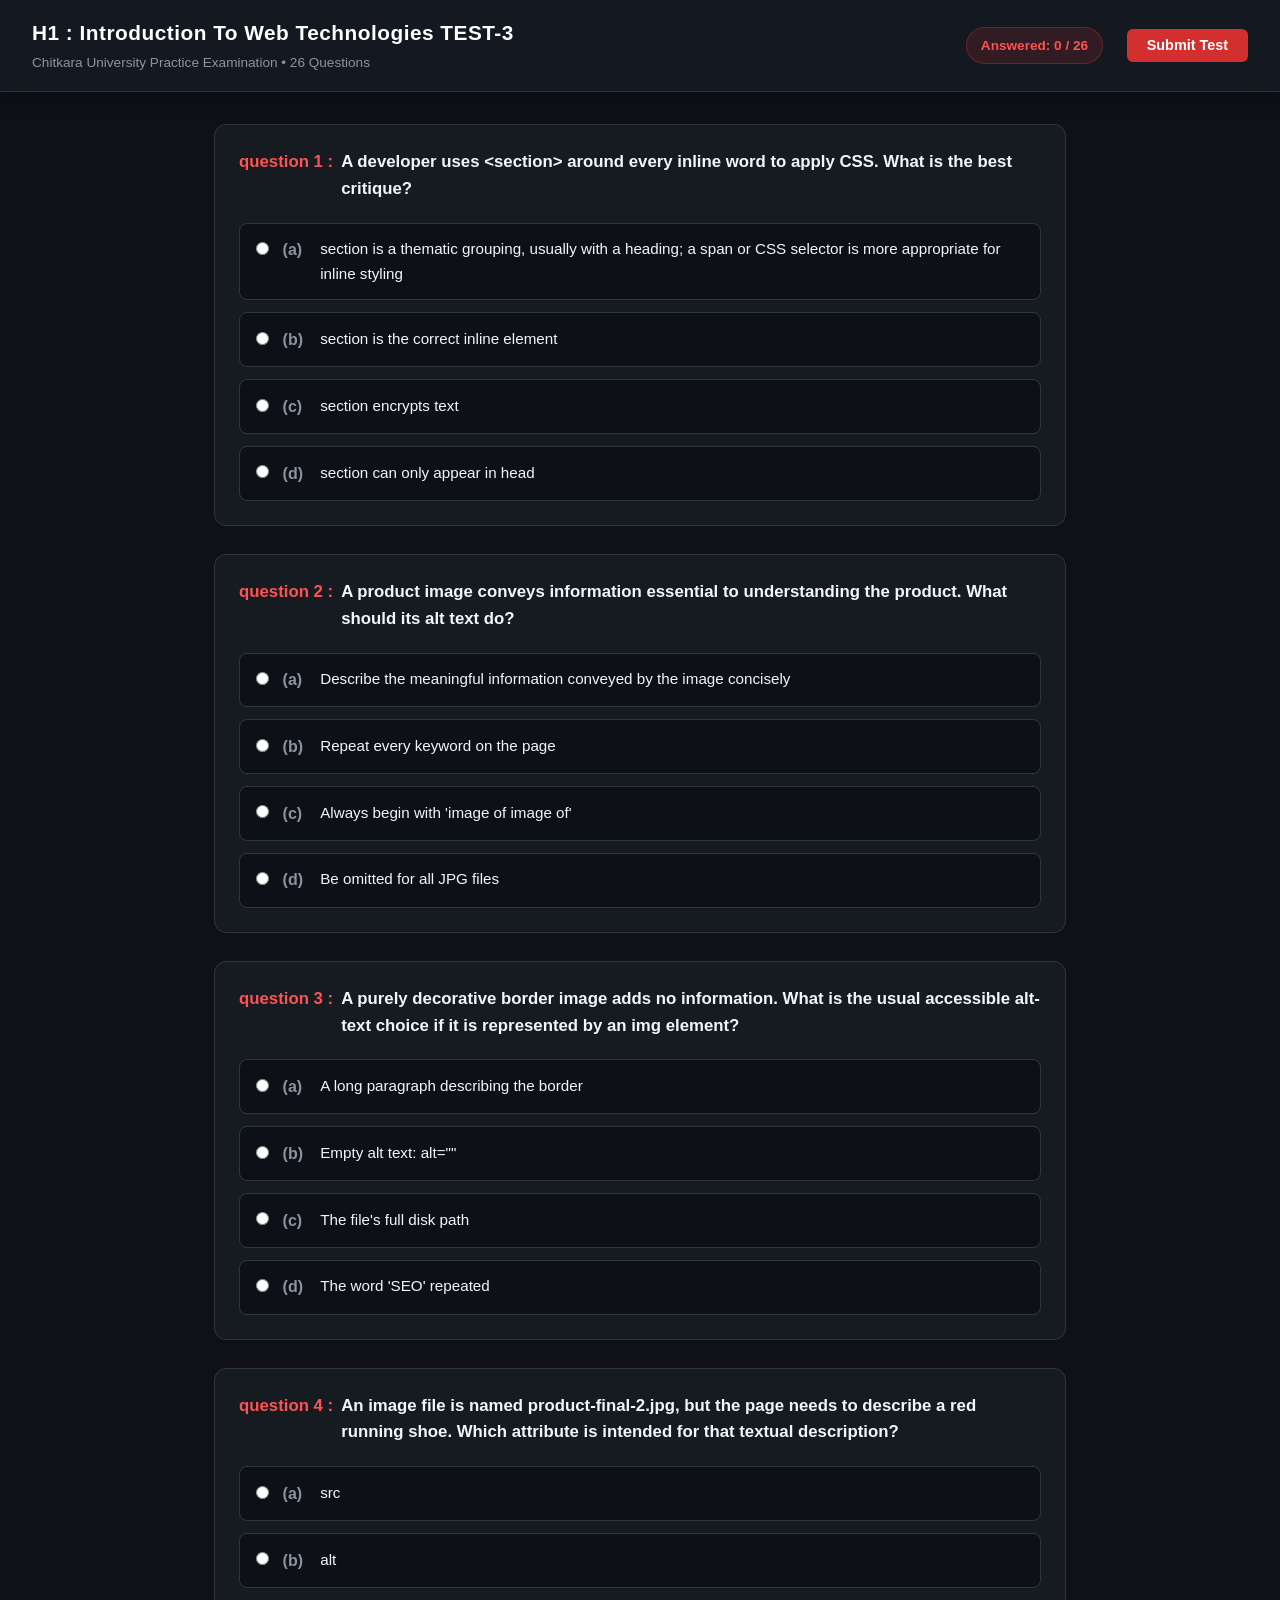
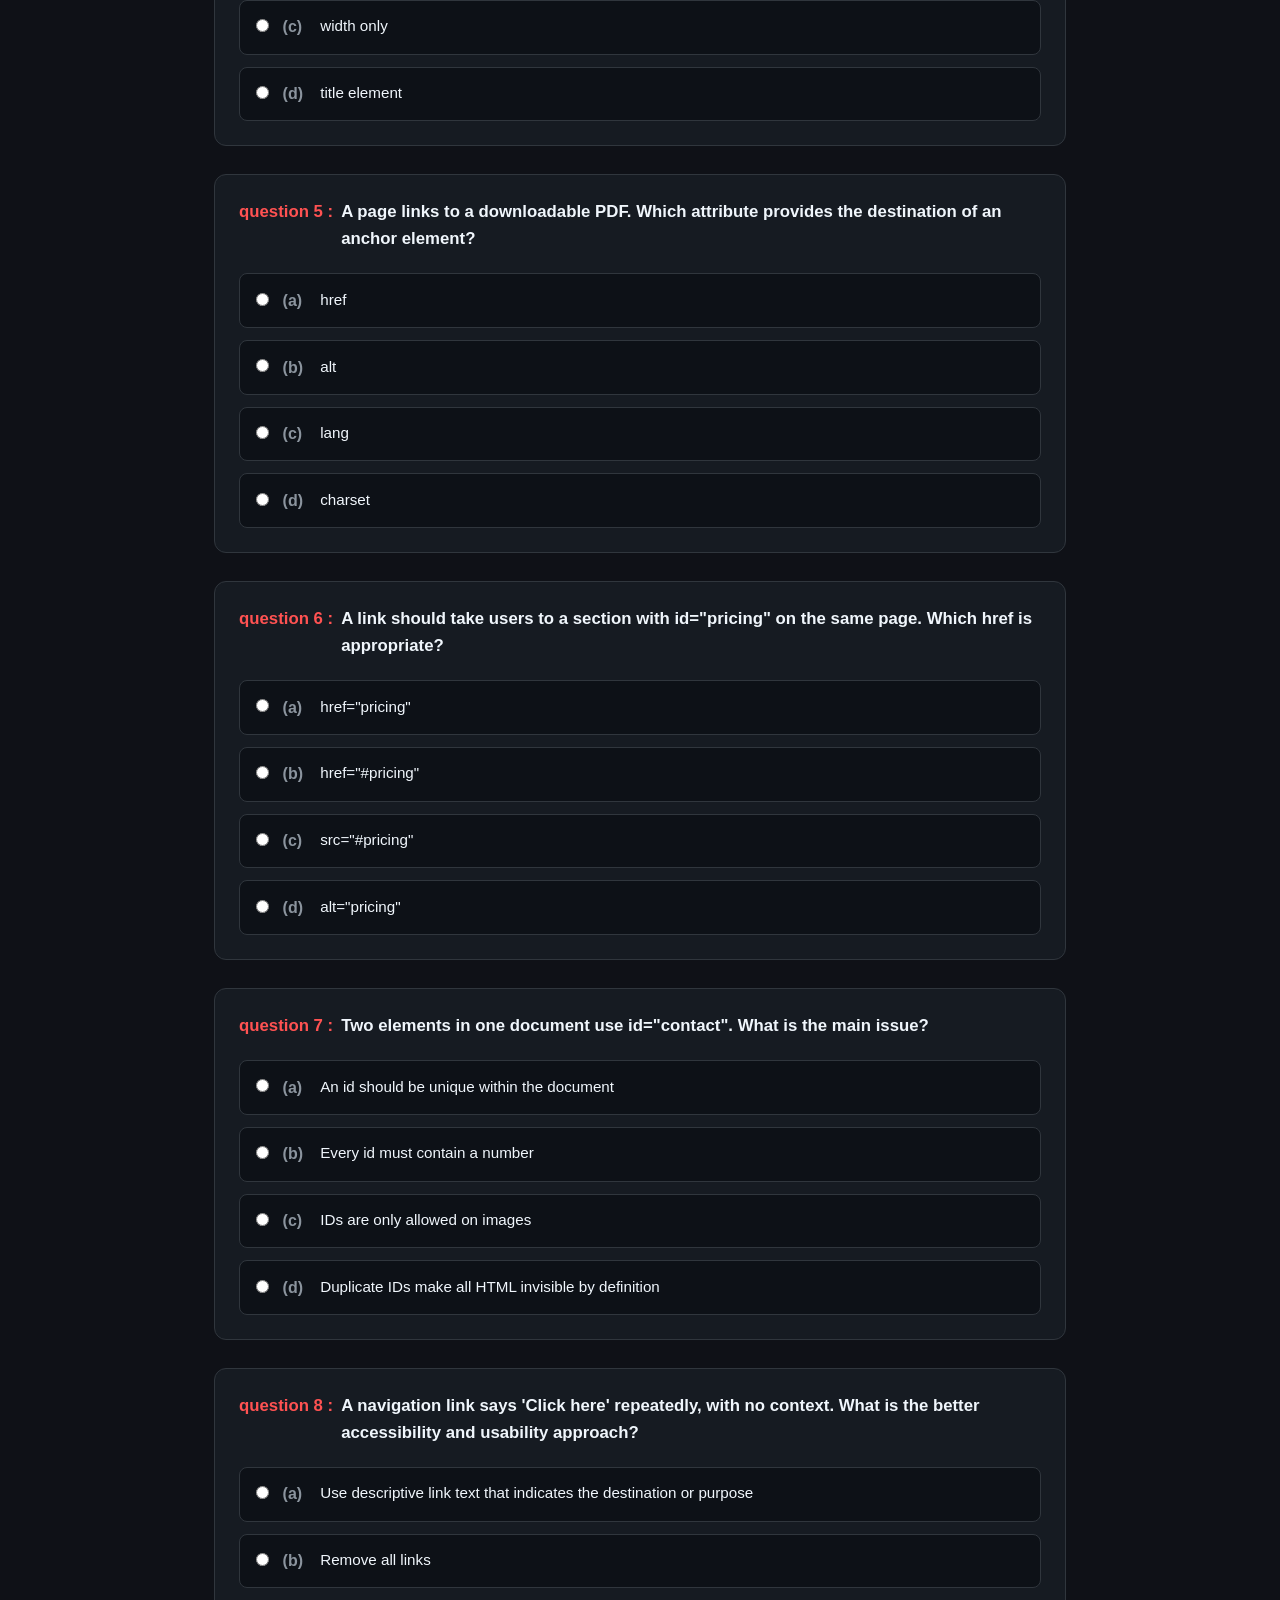
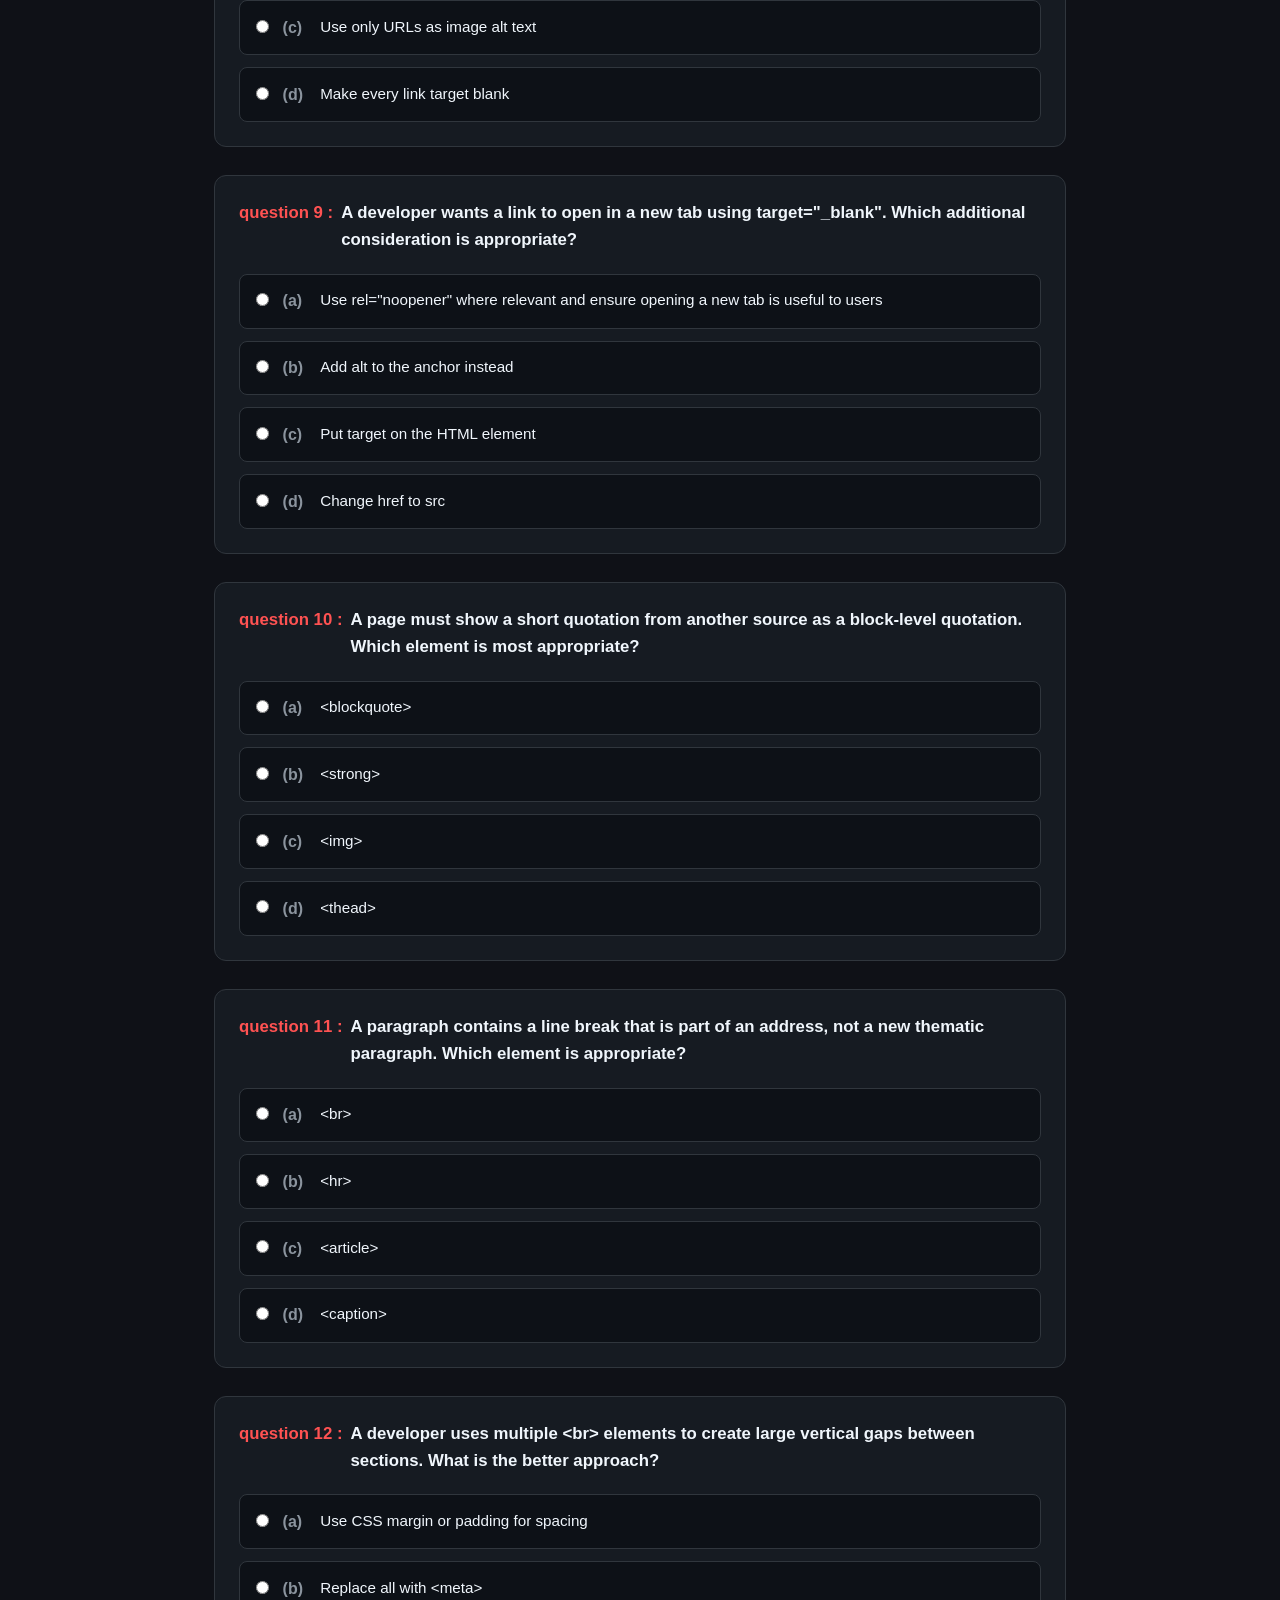
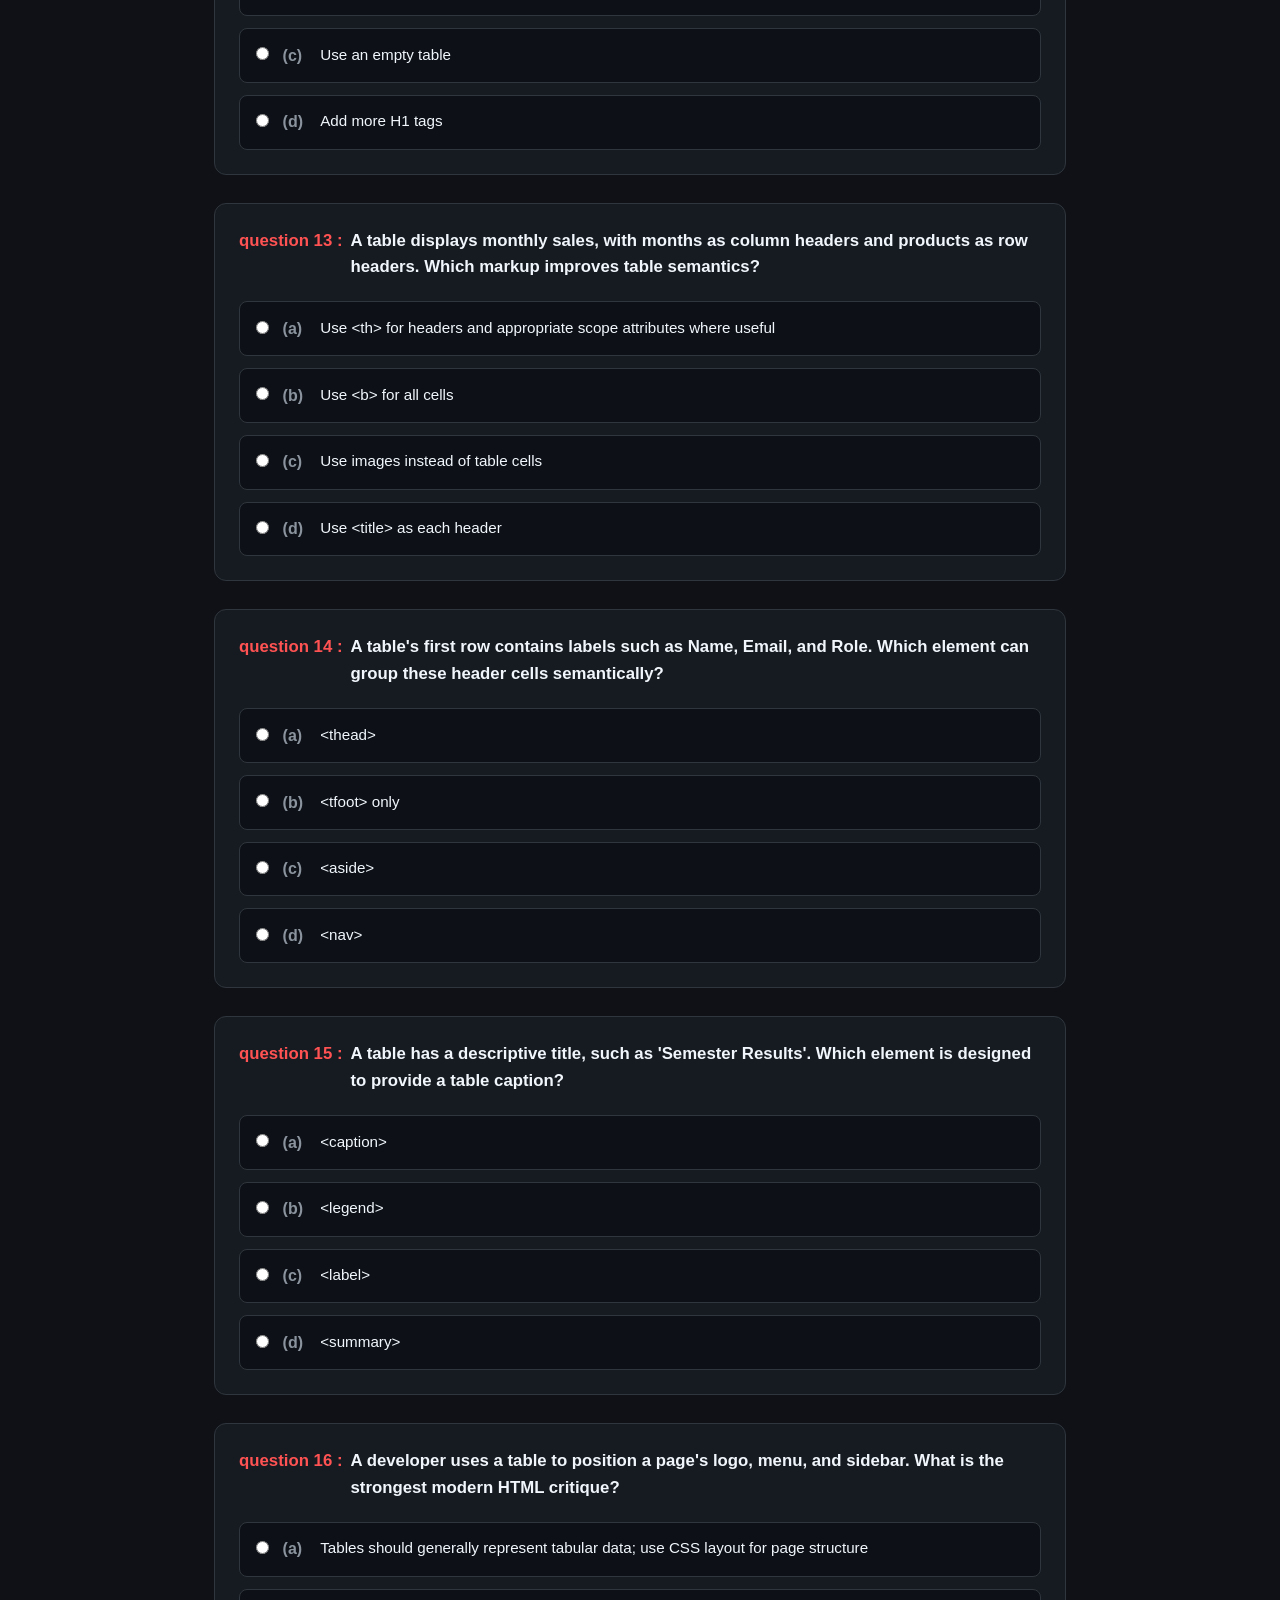
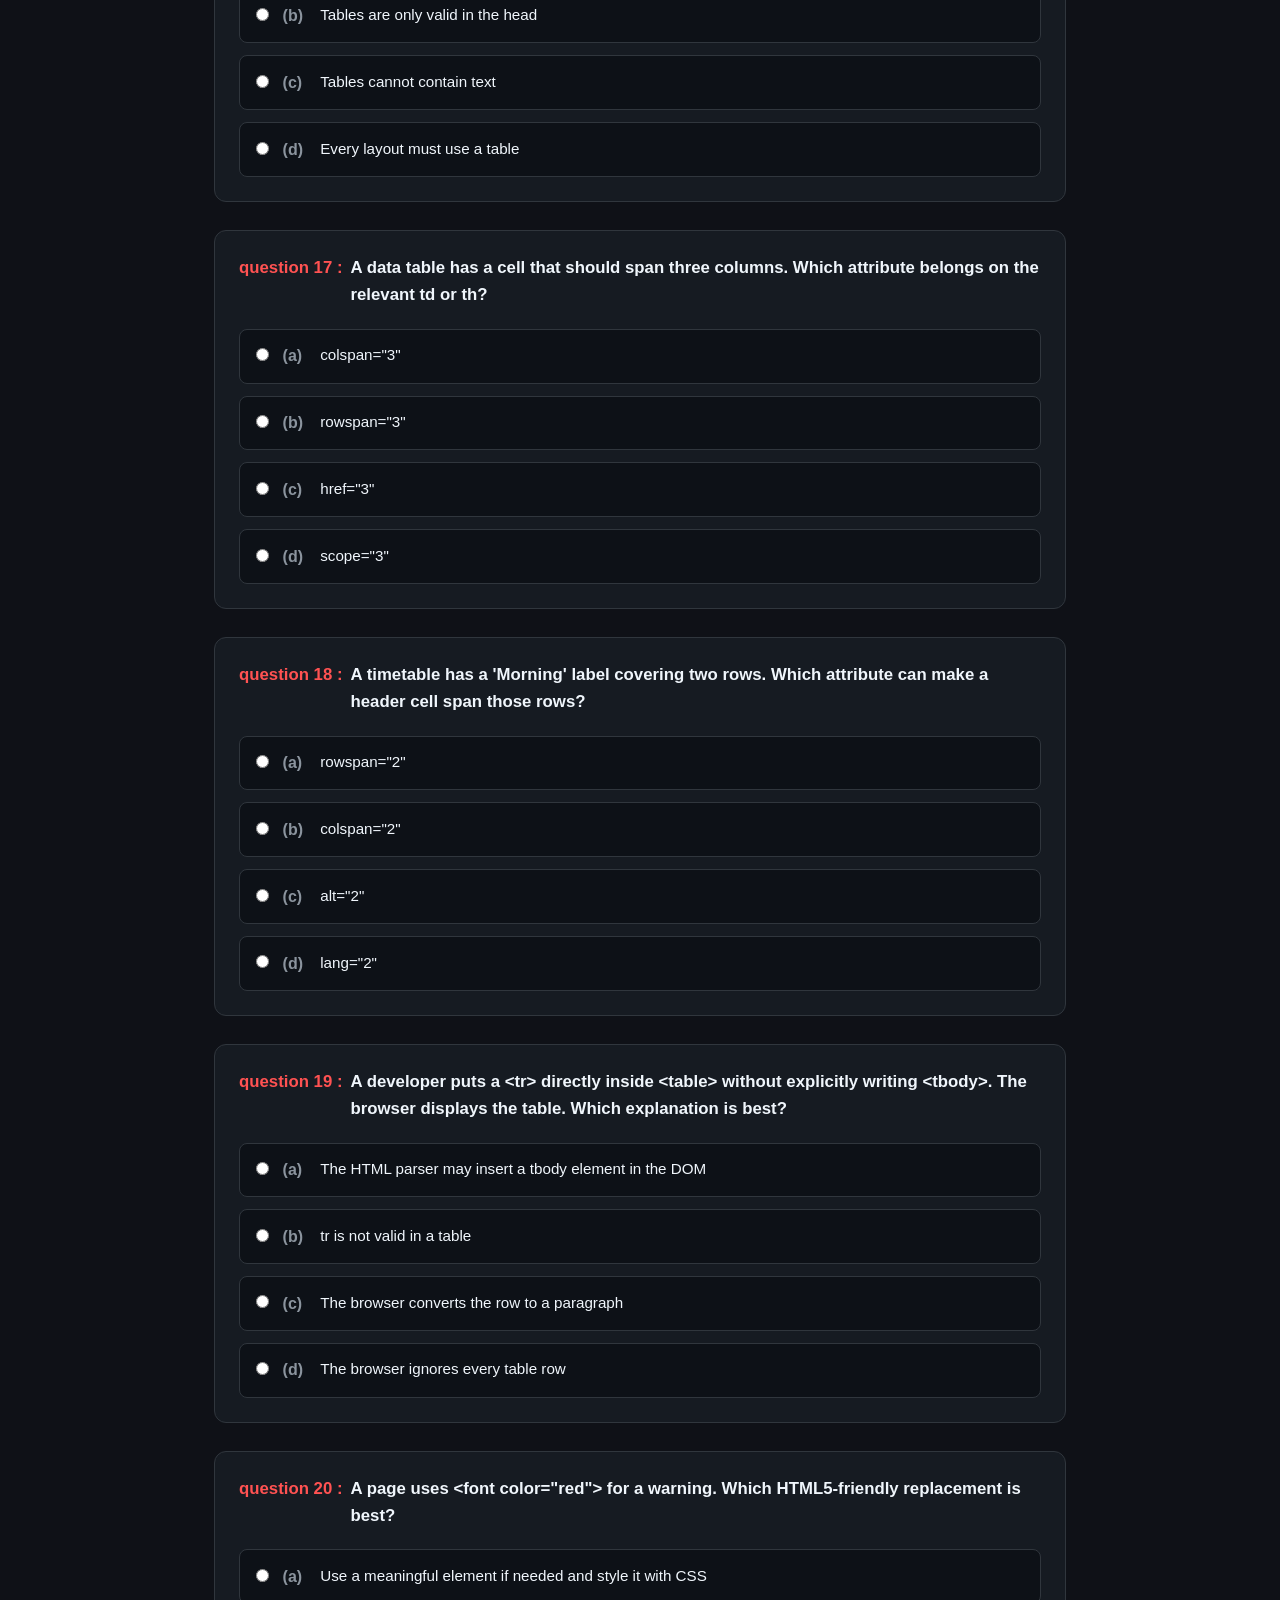
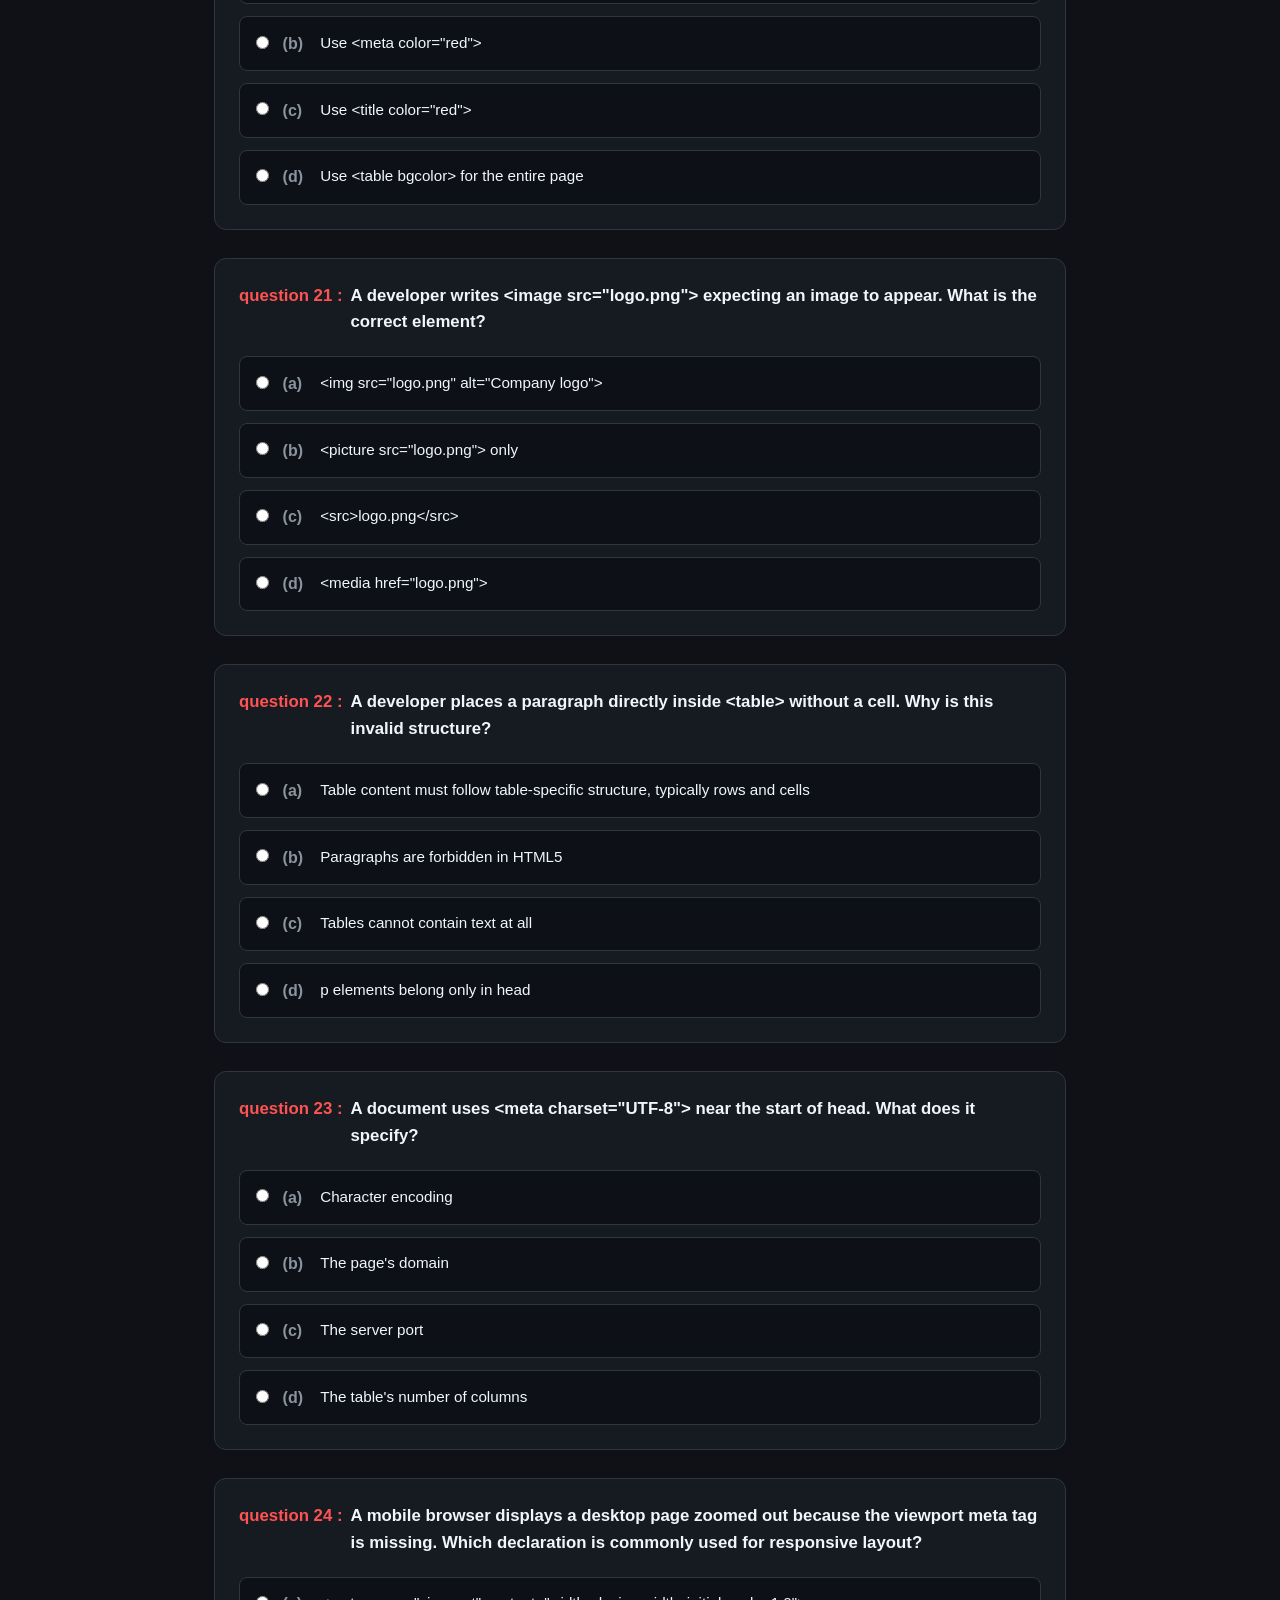
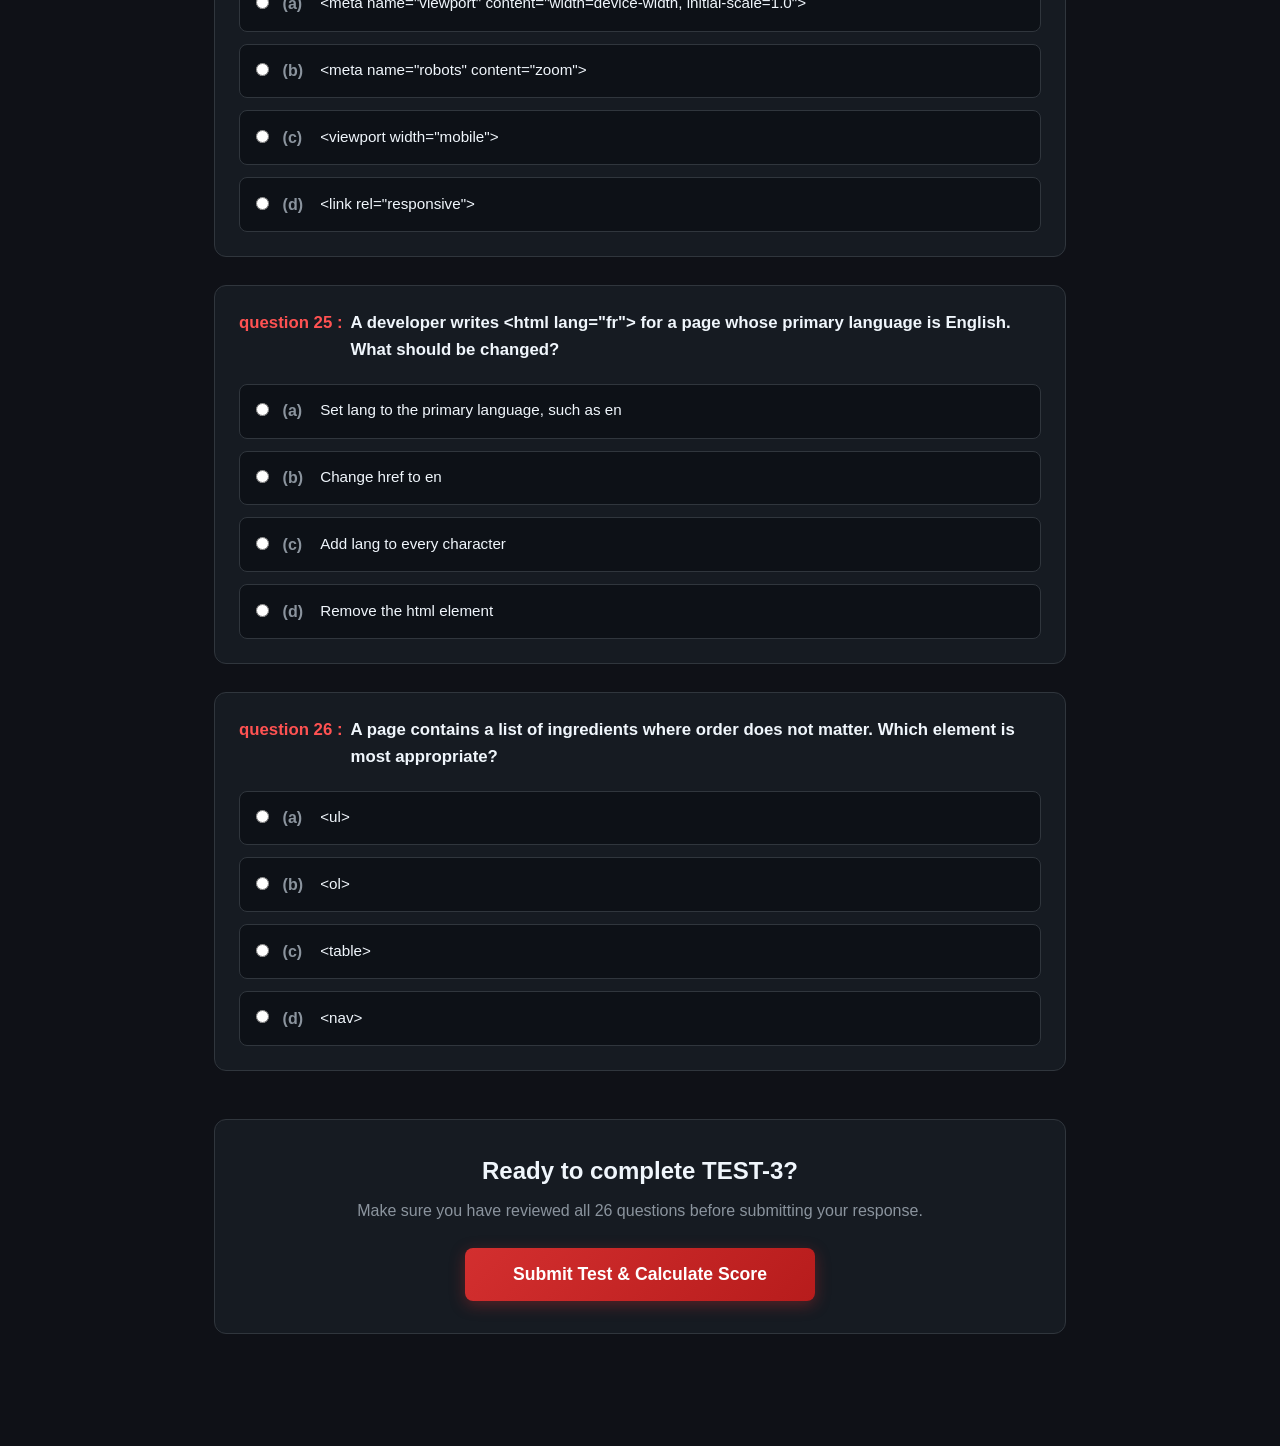
<file: testpages/test3/test.html>
<!DOCTYPE html>
<html lang="en">
<head>
  <meta charset="UTF-8">
  <meta name="viewport" content="width=device-width, initial-scale=1.0">
  <title>Introduction To Web Technologies TEST-3 - Chitkara University</title>
  <link rel="stylesheet" href="test.css">
</head>
<body>

  <!-- Top Sticky Header Bar -->
  <header class="test-header-bar">
    <div class="test-title-section">
      <h1>H1 : Introduction To Web Technologies TEST-3</h1>
      <span class="subtitle">Chitkara University Practice Examination &bull; 26 Questions</span>
    </div>
    <div class="test-status-section">
      <span class="status-badge" id="answeredCounter">Answered: 0 / 26</span>
      <button type="button" class="btn-header-submit" onclick="submitTest()">Submit Test</button>
    </div>
  </header>

  <!-- Test Content -->
  <main class="test-container">
    <form id="quizForm">
      <!-- Question 1 -->
      <div class="question-block" id="block-q1">
        <div class="question-header">
          <span class="question-number">question 1 :</span>
          <span class="question-text">A developer uses &lt;section&gt; around every inline word to apply CSS. What is the best critique?</span>
        </div>
        <div class="options-group">
          <label class="option-label" for="q1_a">
            <input type="radio" id="q1_a" name="question 1" value="A">
            <span class="option-marker">(a)</span>
            <span class="option-text">section is a thematic grouping, usually with a heading; a span or CSS selector is more appropriate for inline styling</span>
          </label>
          <label class="option-label" for="q1_b">
            <input type="radio" id="q1_b" name="question 1" value="B">
            <span class="option-marker">(b)</span>
            <span class="option-text">section is the correct inline element</span>
          </label>
          <label class="option-label" for="q1_c">
            <input type="radio" id="q1_c" name="question 1" value="C">
            <span class="option-marker">(c)</span>
            <span class="option-text">section encrypts text</span>
          </label>
          <label class="option-label" for="q1_d">
            <input type="radio" id="q1_d" name="question 1" value="D">
            <span class="option-marker">(d)</span>
            <span class="option-text">section can only appear in head</span>
          </label>
        </div>
      </div>

      <!-- Question 2 -->
      <div class="question-block" id="block-q2">
        <div class="question-header">
          <span class="question-number">question 2 :</span>
          <span class="question-text">A product image conveys information essential to understanding the product. What should its alt text do?</span>
        </div>
        <div class="options-group">
          <label class="option-label" for="q2_a">
            <input type="radio" id="q2_a" name="question 2" value="A">
            <span class="option-marker">(a)</span>
            <span class="option-text">Describe the meaningful information conveyed by the image concisely</span>
          </label>
          <label class="option-label" for="q2_b">
            <input type="radio" id="q2_b" name="question 2" value="B">
            <span class="option-marker">(b)</span>
            <span class="option-text">Repeat every keyword on the page</span>
          </label>
          <label class="option-label" for="q2_c">
            <input type="radio" id="q2_c" name="question 2" value="C">
            <span class="option-marker">(c)</span>
            <span class="option-text">Always begin with &#x27;image of image of&#x27;</span>
          </label>
          <label class="option-label" for="q2_d">
            <input type="radio" id="q2_d" name="question 2" value="D">
            <span class="option-marker">(d)</span>
            <span class="option-text">Be omitted for all JPG files</span>
          </label>
        </div>
      </div>

      <!-- Question 3 -->
      <div class="question-block" id="block-q3">
        <div class="question-header">
          <span class="question-number">question 3 :</span>
          <span class="question-text">A purely decorative border image adds no information. What is the usual accessible alt-text choice if it is represented by an img element?</span>
        </div>
        <div class="options-group">
          <label class="option-label" for="q3_a">
            <input type="radio" id="q3_a" name="question 3" value="A">
            <span class="option-marker">(a)</span>
            <span class="option-text">A long paragraph describing the border</span>
          </label>
          <label class="option-label" for="q3_b">
            <input type="radio" id="q3_b" name="question 3" value="B">
            <span class="option-marker">(b)</span>
            <span class="option-text">Empty alt text: alt=&quot;&quot;</span>
          </label>
          <label class="option-label" for="q3_c">
            <input type="radio" id="q3_c" name="question 3" value="C">
            <span class="option-marker">(c)</span>
            <span class="option-text">The file&#x27;s full disk path</span>
          </label>
          <label class="option-label" for="q3_d">
            <input type="radio" id="q3_d" name="question 3" value="D">
            <span class="option-marker">(d)</span>
            <span class="option-text">The word &#x27;SEO&#x27; repeated</span>
          </label>
        </div>
      </div>

      <!-- Question 4 -->
      <div class="question-block" id="block-q4">
        <div class="question-header">
          <span class="question-number">question 4 :</span>
          <span class="question-text">An image file is named product-final-2.jpg, but the page needs to describe a red running shoe. Which attribute is intended for that textual description?</span>
        </div>
        <div class="options-group">
          <label class="option-label" for="q4_a">
            <input type="radio" id="q4_a" name="question 4" value="A">
            <span class="option-marker">(a)</span>
            <span class="option-text">src</span>
          </label>
          <label class="option-label" for="q4_b">
            <input type="radio" id="q4_b" name="question 4" value="B">
            <span class="option-marker">(b)</span>
            <span class="option-text">alt</span>
          </label>
          <label class="option-label" for="q4_c">
            <input type="radio" id="q4_c" name="question 4" value="C">
            <span class="option-marker">(c)</span>
            <span class="option-text">width only</span>
          </label>
          <label class="option-label" for="q4_d">
            <input type="radio" id="q4_d" name="question 4" value="D">
            <span class="option-marker">(d)</span>
            <span class="option-text">title element</span>
          </label>
        </div>
      </div>

      <!-- Question 5 -->
      <div class="question-block" id="block-q5">
        <div class="question-header">
          <span class="question-number">question 5 :</span>
          <span class="question-text">A page links to a downloadable PDF. Which attribute provides the destination of an anchor element?</span>
        </div>
        <div class="options-group">
          <label class="option-label" for="q5_a">
            <input type="radio" id="q5_a" name="question 5" value="A">
            <span class="option-marker">(a)</span>
            <span class="option-text">href</span>
          </label>
          <label class="option-label" for="q5_b">
            <input type="radio" id="q5_b" name="question 5" value="B">
            <span class="option-marker">(b)</span>
            <span class="option-text">alt</span>
          </label>
          <label class="option-label" for="q5_c">
            <input type="radio" id="q5_c" name="question 5" value="C">
            <span class="option-marker">(c)</span>
            <span class="option-text">lang</span>
          </label>
          <label class="option-label" for="q5_d">
            <input type="radio" id="q5_d" name="question 5" value="D">
            <span class="option-marker">(d)</span>
            <span class="option-text">charset</span>
          </label>
        </div>
      </div>

      <!-- Question 6 -->
      <div class="question-block" id="block-q6">
        <div class="question-header">
          <span class="question-number">question 6 :</span>
          <span class="question-text">A link should take users to a section with id=&quot;pricing&quot; on the same page. Which href is appropriate?</span>
        </div>
        <div class="options-group">
          <label class="option-label" for="q6_a">
            <input type="radio" id="q6_a" name="question 6" value="A">
            <span class="option-marker">(a)</span>
            <span class="option-text">href=&quot;pricing&quot;</span>
          </label>
          <label class="option-label" for="q6_b">
            <input type="radio" id="q6_b" name="question 6" value="B">
            <span class="option-marker">(b)</span>
            <span class="option-text">href=&quot;#pricing&quot;</span>
          </label>
          <label class="option-label" for="q6_c">
            <input type="radio" id="q6_c" name="question 6" value="C">
            <span class="option-marker">(c)</span>
            <span class="option-text">src=&quot;#pricing&quot;</span>
          </label>
          <label class="option-label" for="q6_d">
            <input type="radio" id="q6_d" name="question 6" value="D">
            <span class="option-marker">(d)</span>
            <span class="option-text">alt=&quot;pricing&quot;</span>
          </label>
        </div>
      </div>

      <!-- Question 7 -->
      <div class="question-block" id="block-q7">
        <div class="question-header">
          <span class="question-number">question 7 :</span>
          <span class="question-text">Two elements in one document use id=&quot;contact&quot;. What is the main issue?</span>
        </div>
        <div class="options-group">
          <label class="option-label" for="q7_a">
            <input type="radio" id="q7_a" name="question 7" value="A">
            <span class="option-marker">(a)</span>
            <span class="option-text">An id should be unique within the document</span>
          </label>
          <label class="option-label" for="q7_b">
            <input type="radio" id="q7_b" name="question 7" value="B">
            <span class="option-marker">(b)</span>
            <span class="option-text">Every id must contain a number</span>
          </label>
          <label class="option-label" for="q7_c">
            <input type="radio" id="q7_c" name="question 7" value="C">
            <span class="option-marker">(c)</span>
            <span class="option-text">IDs are only allowed on images</span>
          </label>
          <label class="option-label" for="q7_d">
            <input type="radio" id="q7_d" name="question 7" value="D">
            <span class="option-marker">(d)</span>
            <span class="option-text">Duplicate IDs make all HTML invisible by definition</span>
          </label>
        </div>
      </div>

      <!-- Question 8 -->
      <div class="question-block" id="block-q8">
        <div class="question-header">
          <span class="question-number">question 8 :</span>
          <span class="question-text">A navigation link says &#x27;Click here&#x27; repeatedly, with no context. What is the better accessibility and usability approach?</span>
        </div>
        <div class="options-group">
          <label class="option-label" for="q8_a">
            <input type="radio" id="q8_a" name="question 8" value="A">
            <span class="option-marker">(a)</span>
            <span class="option-text">Use descriptive link text that indicates the destination or purpose</span>
          </label>
          <label class="option-label" for="q8_b">
            <input type="radio" id="q8_b" name="question 8" value="B">
            <span class="option-marker">(b)</span>
            <span class="option-text">Remove all links</span>
          </label>
          <label class="option-label" for="q8_c">
            <input type="radio" id="q8_c" name="question 8" value="C">
            <span class="option-marker">(c)</span>
            <span class="option-text">Use only URLs as image alt text</span>
          </label>
          <label class="option-label" for="q8_d">
            <input type="radio" id="q8_d" name="question 8" value="D">
            <span class="option-marker">(d)</span>
            <span class="option-text">Make every link target blank</span>
          </label>
        </div>
      </div>

      <!-- Question 9 -->
      <div class="question-block" id="block-q9">
        <div class="question-header">
          <span class="question-number">question 9 :</span>
          <span class="question-text">A developer wants a link to open in a new tab using target=&quot;_blank&quot;. Which additional consideration is appropriate?</span>
        </div>
        <div class="options-group">
          <label class="option-label" for="q9_a">
            <input type="radio" id="q9_a" name="question 9" value="A">
            <span class="option-marker">(a)</span>
            <span class="option-text">Use rel=&quot;noopener&quot; where relevant and ensure opening a new tab is useful to users</span>
          </label>
          <label class="option-label" for="q9_b">
            <input type="radio" id="q9_b" name="question 9" value="B">
            <span class="option-marker">(b)</span>
            <span class="option-text">Add alt to the anchor instead</span>
          </label>
          <label class="option-label" for="q9_c">
            <input type="radio" id="q9_c" name="question 9" value="C">
            <span class="option-marker">(c)</span>
            <span class="option-text">Put target on the HTML element</span>
          </label>
          <label class="option-label" for="q9_d">
            <input type="radio" id="q9_d" name="question 9" value="D">
            <span class="option-marker">(d)</span>
            <span class="option-text">Change href to src</span>
          </label>
        </div>
      </div>

      <!-- Question 10 -->
      <div class="question-block" id="block-q10">
        <div class="question-header">
          <span class="question-number">question 10 :</span>
          <span class="question-text">A page must show a short quotation from another source as a block-level quotation. Which element is most appropriate?</span>
        </div>
        <div class="options-group">
          <label class="option-label" for="q10_a">
            <input type="radio" id="q10_a" name="question 10" value="A">
            <span class="option-marker">(a)</span>
            <span class="option-text">&lt;blockquote&gt;</span>
          </label>
          <label class="option-label" for="q10_b">
            <input type="radio" id="q10_b" name="question 10" value="B">
            <span class="option-marker">(b)</span>
            <span class="option-text">&lt;strong&gt;</span>
          </label>
          <label class="option-label" for="q10_c">
            <input type="radio" id="q10_c" name="question 10" value="C">
            <span class="option-marker">(c)</span>
            <span class="option-text">&lt;img&gt;</span>
          </label>
          <label class="option-label" for="q10_d">
            <input type="radio" id="q10_d" name="question 10" value="D">
            <span class="option-marker">(d)</span>
            <span class="option-text">&lt;thead&gt;</span>
          </label>
        </div>
      </div>

      <!-- Question 11 -->
      <div class="question-block" id="block-q11">
        <div class="question-header">
          <span class="question-number">question 11 :</span>
          <span class="question-text">A paragraph contains a line break that is part of an address, not a new thematic paragraph. Which element is appropriate?</span>
        </div>
        <div class="options-group">
          <label class="option-label" for="q11_a">
            <input type="radio" id="q11_a" name="question 11" value="A">
            <span class="option-marker">(a)</span>
            <span class="option-text">&lt;br&gt;</span>
          </label>
          <label class="option-label" for="q11_b">
            <input type="radio" id="q11_b" name="question 11" value="B">
            <span class="option-marker">(b)</span>
            <span class="option-text">&lt;hr&gt;</span>
          </label>
          <label class="option-label" for="q11_c">
            <input type="radio" id="q11_c" name="question 11" value="C">
            <span class="option-marker">(c)</span>
            <span class="option-text">&lt;article&gt;</span>
          </label>
          <label class="option-label" for="q11_d">
            <input type="radio" id="q11_d" name="question 11" value="D">
            <span class="option-marker">(d)</span>
            <span class="option-text">&lt;caption&gt;</span>
          </label>
        </div>
      </div>

      <!-- Question 12 -->
      <div class="question-block" id="block-q12">
        <div class="question-header">
          <span class="question-number">question 12 :</span>
          <span class="question-text">A developer uses multiple &lt;br&gt; elements to create large vertical gaps between sections. What is the better approach?</span>
        </div>
        <div class="options-group">
          <label class="option-label" for="q12_a">
            <input type="radio" id="q12_a" name="question 12" value="A">
            <span class="option-marker">(a)</span>
            <span class="option-text">Use CSS margin or padding for spacing</span>
          </label>
          <label class="option-label" for="q12_b">
            <input type="radio" id="q12_b" name="question 12" value="B">
            <span class="option-marker">(b)</span>
            <span class="option-text">Replace all with &lt;meta&gt;</span>
          </label>
          <label class="option-label" for="q12_c">
            <input type="radio" id="q12_c" name="question 12" value="C">
            <span class="option-marker">(c)</span>
            <span class="option-text">Use an empty table</span>
          </label>
          <label class="option-label" for="q12_d">
            <input type="radio" id="q12_d" name="question 12" value="D">
            <span class="option-marker">(d)</span>
            <span class="option-text">Add more H1 tags</span>
          </label>
        </div>
      </div>

      <!-- Question 13 -->
      <div class="question-block" id="block-q13">
        <div class="question-header">
          <span class="question-number">question 13 :</span>
          <span class="question-text">A table displays monthly sales, with months as column headers and products as row headers. Which markup improves table semantics?</span>
        </div>
        <div class="options-group">
          <label class="option-label" for="q13_a">
            <input type="radio" id="q13_a" name="question 13" value="A">
            <span class="option-marker">(a)</span>
            <span class="option-text">Use &lt;th&gt; for headers and appropriate scope attributes where useful</span>
          </label>
          <label class="option-label" for="q13_b">
            <input type="radio" id="q13_b" name="question 13" value="B">
            <span class="option-marker">(b)</span>
            <span class="option-text">Use &lt;b&gt; for all cells</span>
          </label>
          <label class="option-label" for="q13_c">
            <input type="radio" id="q13_c" name="question 13" value="C">
            <span class="option-marker">(c)</span>
            <span class="option-text">Use images instead of table cells</span>
          </label>
          <label class="option-label" for="q13_d">
            <input type="radio" id="q13_d" name="question 13" value="D">
            <span class="option-marker">(d)</span>
            <span class="option-text">Use &lt;title&gt; as each header</span>
          </label>
        </div>
      </div>

      <!-- Question 14 -->
      <div class="question-block" id="block-q14">
        <div class="question-header">
          <span class="question-number">question 14 :</span>
          <span class="question-text">A table&#x27;s first row contains labels such as Name, Email, and Role. Which element can group these header cells semantically?</span>
        </div>
        <div class="options-group">
          <label class="option-label" for="q14_a">
            <input type="radio" id="q14_a" name="question 14" value="A">
            <span class="option-marker">(a)</span>
            <span class="option-text">&lt;thead&gt;</span>
          </label>
          <label class="option-label" for="q14_b">
            <input type="radio" id="q14_b" name="question 14" value="B">
            <span class="option-marker">(b)</span>
            <span class="option-text">&lt;tfoot&gt; only</span>
          </label>
          <label class="option-label" for="q14_c">
            <input type="radio" id="q14_c" name="question 14" value="C">
            <span class="option-marker">(c)</span>
            <span class="option-text">&lt;aside&gt;</span>
          </label>
          <label class="option-label" for="q14_d">
            <input type="radio" id="q14_d" name="question 14" value="D">
            <span class="option-marker">(d)</span>
            <span class="option-text">&lt;nav&gt;</span>
          </label>
        </div>
      </div>

      <!-- Question 15 -->
      <div class="question-block" id="block-q15">
        <div class="question-header">
          <span class="question-number">question 15 :</span>
          <span class="question-text">A table has a descriptive title, such as &#x27;Semester Results&#x27;. Which element is designed to provide a table caption?</span>
        </div>
        <div class="options-group">
          <label class="option-label" for="q15_a">
            <input type="radio" id="q15_a" name="question 15" value="A">
            <span class="option-marker">(a)</span>
            <span class="option-text">&lt;caption&gt;</span>
          </label>
          <label class="option-label" for="q15_b">
            <input type="radio" id="q15_b" name="question 15" value="B">
            <span class="option-marker">(b)</span>
            <span class="option-text">&lt;legend&gt;</span>
          </label>
          <label class="option-label" for="q15_c">
            <input type="radio" id="q15_c" name="question 15" value="C">
            <span class="option-marker">(c)</span>
            <span class="option-text">&lt;label&gt;</span>
          </label>
          <label class="option-label" for="q15_d">
            <input type="radio" id="q15_d" name="question 15" value="D">
            <span class="option-marker">(d)</span>
            <span class="option-text">&lt;summary&gt;</span>
          </label>
        </div>
      </div>

      <!-- Question 16 -->
      <div class="question-block" id="block-q16">
        <div class="question-header">
          <span class="question-number">question 16 :</span>
          <span class="question-text">A developer uses a table to position a page&#x27;s logo, menu, and sidebar. What is the strongest modern HTML critique?</span>
        </div>
        <div class="options-group">
          <label class="option-label" for="q16_a">
            <input type="radio" id="q16_a" name="question 16" value="A">
            <span class="option-marker">(a)</span>
            <span class="option-text">Tables should generally represent tabular data; use CSS layout for page structure</span>
          </label>
          <label class="option-label" for="q16_b">
            <input type="radio" id="q16_b" name="question 16" value="B">
            <span class="option-marker">(b)</span>
            <span class="option-text">Tables are only valid in the head</span>
          </label>
          <label class="option-label" for="q16_c">
            <input type="radio" id="q16_c" name="question 16" value="C">
            <span class="option-marker">(c)</span>
            <span class="option-text">Tables cannot contain text</span>
          </label>
          <label class="option-label" for="q16_d">
            <input type="radio" id="q16_d" name="question 16" value="D">
            <span class="option-marker">(d)</span>
            <span class="option-text">Every layout must use a table</span>
          </label>
        </div>
      </div>

      <!-- Question 17 -->
      <div class="question-block" id="block-q17">
        <div class="question-header">
          <span class="question-number">question 17 :</span>
          <span class="question-text">A data table has a cell that should span three columns. Which attribute belongs on the relevant td or th?</span>
        </div>
        <div class="options-group">
          <label class="option-label" for="q17_a">
            <input type="radio" id="q17_a" name="question 17" value="A">
            <span class="option-marker">(a)</span>
            <span class="option-text">colspan=&quot;3&quot;</span>
          </label>
          <label class="option-label" for="q17_b">
            <input type="radio" id="q17_b" name="question 17" value="B">
            <span class="option-marker">(b)</span>
            <span class="option-text">rowspan=&quot;3&quot;</span>
          </label>
          <label class="option-label" for="q17_c">
            <input type="radio" id="q17_c" name="question 17" value="C">
            <span class="option-marker">(c)</span>
            <span class="option-text">href=&quot;3&quot;</span>
          </label>
          <label class="option-label" for="q17_d">
            <input type="radio" id="q17_d" name="question 17" value="D">
            <span class="option-marker">(d)</span>
            <span class="option-text">scope=&quot;3&quot;</span>
          </label>
        </div>
      </div>

      <!-- Question 18 -->
      <div class="question-block" id="block-q18">
        <div class="question-header">
          <span class="question-number">question 18 :</span>
          <span class="question-text">A timetable has a &#x27;Morning&#x27; label covering two rows. Which attribute can make a header cell span those rows?</span>
        </div>
        <div class="options-group">
          <label class="option-label" for="q18_a">
            <input type="radio" id="q18_a" name="question 18" value="A">
            <span class="option-marker">(a)</span>
            <span class="option-text">rowspan=&quot;2&quot;</span>
          </label>
          <label class="option-label" for="q18_b">
            <input type="radio" id="q18_b" name="question 18" value="B">
            <span class="option-marker">(b)</span>
            <span class="option-text">colspan=&quot;2&quot;</span>
          </label>
          <label class="option-label" for="q18_c">
            <input type="radio" id="q18_c" name="question 18" value="C">
            <span class="option-marker">(c)</span>
            <span class="option-text">alt=&quot;2&quot;</span>
          </label>
          <label class="option-label" for="q18_d">
            <input type="radio" id="q18_d" name="question 18" value="D">
            <span class="option-marker">(d)</span>
            <span class="option-text">lang=&quot;2&quot;</span>
          </label>
        </div>
      </div>

      <!-- Question 19 -->
      <div class="question-block" id="block-q19">
        <div class="question-header">
          <span class="question-number">question 19 :</span>
          <span class="question-text">A developer puts a &lt;tr&gt; directly inside &lt;table&gt; without explicitly writing &lt;tbody&gt;. The browser displays the table. Which explanation is best?</span>
        </div>
        <div class="options-group">
          <label class="option-label" for="q19_a">
            <input type="radio" id="q19_a" name="question 19" value="A">
            <span class="option-marker">(a)</span>
            <span class="option-text">The HTML parser may insert a tbody element in the DOM</span>
          </label>
          <label class="option-label" for="q19_b">
            <input type="radio" id="q19_b" name="question 19" value="B">
            <span class="option-marker">(b)</span>
            <span class="option-text">tr is not valid in a table</span>
          </label>
          <label class="option-label" for="q19_c">
            <input type="radio" id="q19_c" name="question 19" value="C">
            <span class="option-marker">(c)</span>
            <span class="option-text">The browser converts the row to a paragraph</span>
          </label>
          <label class="option-label" for="q19_d">
            <input type="radio" id="q19_d" name="question 19" value="D">
            <span class="option-marker">(d)</span>
            <span class="option-text">The browser ignores every table row</span>
          </label>
        </div>
      </div>

      <!-- Question 20 -->
      <div class="question-block" id="block-q20">
        <div class="question-header">
          <span class="question-number">question 20 :</span>
          <span class="question-text">A page uses &lt;font color=&quot;red&quot;&gt; for a warning. Which HTML5-friendly replacement is best?</span>
        </div>
        <div class="options-group">
          <label class="option-label" for="q20_a">
            <input type="radio" id="q20_a" name="question 20" value="A">
            <span class="option-marker">(a)</span>
            <span class="option-text">Use a meaningful element if needed and style it with CSS</span>
          </label>
          <label class="option-label" for="q20_b">
            <input type="radio" id="q20_b" name="question 20" value="B">
            <span class="option-marker">(b)</span>
            <span class="option-text">Use &lt;meta color=&quot;red&quot;&gt;</span>
          </label>
          <label class="option-label" for="q20_c">
            <input type="radio" id="q20_c" name="question 20" value="C">
            <span class="option-marker">(c)</span>
            <span class="option-text">Use &lt;title color=&quot;red&quot;&gt;</span>
          </label>
          <label class="option-label" for="q20_d">
            <input type="radio" id="q20_d" name="question 20" value="D">
            <span class="option-marker">(d)</span>
            <span class="option-text">Use &lt;table bgcolor&gt; for the entire page</span>
          </label>
        </div>
      </div>

      <!-- Question 21 -->
      <div class="question-block" id="block-q21">
        <div class="question-header">
          <span class="question-number">question 21 :</span>
          <span class="question-text">A developer writes &lt;image src=&quot;logo.png&quot;&gt; expecting an image to appear. What is the correct element?</span>
        </div>
        <div class="options-group">
          <label class="option-label" for="q21_a">
            <input type="radio" id="q21_a" name="question 21" value="A">
            <span class="option-marker">(a)</span>
            <span class="option-text">&lt;img src=&quot;logo.png&quot; alt=&quot;Company logo&quot;&gt;</span>
          </label>
          <label class="option-label" for="q21_b">
            <input type="radio" id="q21_b" name="question 21" value="B">
            <span class="option-marker">(b)</span>
            <span class="option-text">&lt;picture src=&quot;logo.png&quot;&gt; only</span>
          </label>
          <label class="option-label" for="q21_c">
            <input type="radio" id="q21_c" name="question 21" value="C">
            <span class="option-marker">(c)</span>
            <span class="option-text">&lt;src&gt;logo.png&lt;/src&gt;</span>
          </label>
          <label class="option-label" for="q21_d">
            <input type="radio" id="q21_d" name="question 21" value="D">
            <span class="option-marker">(d)</span>
            <span class="option-text">&lt;media href=&quot;logo.png&quot;&gt;</span>
          </label>
        </div>
      </div>

      <!-- Question 22 -->
      <div class="question-block" id="block-q22">
        <div class="question-header">
          <span class="question-number">question 22 :</span>
          <span class="question-text">A developer places a paragraph directly inside &lt;table&gt; without a cell. Why is this invalid structure?</span>
        </div>
        <div class="options-group">
          <label class="option-label" for="q22_a">
            <input type="radio" id="q22_a" name="question 22" value="A">
            <span class="option-marker">(a)</span>
            <span class="option-text">Table content must follow table-specific structure, typically rows and cells</span>
          </label>
          <label class="option-label" for="q22_b">
            <input type="radio" id="q22_b" name="question 22" value="B">
            <span class="option-marker">(b)</span>
            <span class="option-text">Paragraphs are forbidden in HTML5</span>
          </label>
          <label class="option-label" for="q22_c">
            <input type="radio" id="q22_c" name="question 22" value="C">
            <span class="option-marker">(c)</span>
            <span class="option-text">Tables cannot contain text at all</span>
          </label>
          <label class="option-label" for="q22_d">
            <input type="radio" id="q22_d" name="question 22" value="D">
            <span class="option-marker">(d)</span>
            <span class="option-text">p elements belong only in head</span>
          </label>
        </div>
      </div>

      <!-- Question 23 -->
      <div class="question-block" id="block-q23">
        <div class="question-header">
          <span class="question-number">question 23 :</span>
          <span class="question-text">A document uses &lt;meta charset=&quot;UTF-8&quot;&gt; near the start of head. What does it specify?</span>
        </div>
        <div class="options-group">
          <label class="option-label" for="q23_a">
            <input type="radio" id="q23_a" name="question 23" value="A">
            <span class="option-marker">(a)</span>
            <span class="option-text">Character encoding</span>
          </label>
          <label class="option-label" for="q23_b">
            <input type="radio" id="q23_b" name="question 23" value="B">
            <span class="option-marker">(b)</span>
            <span class="option-text">The page&#x27;s domain</span>
          </label>
          <label class="option-label" for="q23_c">
            <input type="radio" id="q23_c" name="question 23" value="C">
            <span class="option-marker">(c)</span>
            <span class="option-text">The server port</span>
          </label>
          <label class="option-label" for="q23_d">
            <input type="radio" id="q23_d" name="question 23" value="D">
            <span class="option-marker">(d)</span>
            <span class="option-text">The table&#x27;s number of columns</span>
          </label>
        </div>
      </div>

      <!-- Question 24 -->
      <div class="question-block" id="block-q24">
        <div class="question-header">
          <span class="question-number">question 24 :</span>
          <span class="question-text">A mobile browser displays a desktop page zoomed out because the viewport meta tag is missing. Which declaration is commonly used for responsive layout?</span>
        </div>
        <div class="options-group">
          <label class="option-label" for="q24_a">
            <input type="radio" id="q24_a" name="question 24" value="A">
            <span class="option-marker">(a)</span>
            <span class="option-text">&lt;meta name=&quot;viewport&quot; content=&quot;width=device-width, initial-scale=1.0&quot;&gt;</span>
          </label>
          <label class="option-label" for="q24_b">
            <input type="radio" id="q24_b" name="question 24" value="B">
            <span class="option-marker">(b)</span>
            <span class="option-text">&lt;meta name=&quot;robots&quot; content=&quot;zoom&quot;&gt;</span>
          </label>
          <label class="option-label" for="q24_c">
            <input type="radio" id="q24_c" name="question 24" value="C">
            <span class="option-marker">(c)</span>
            <span class="option-text">&lt;viewport width=&quot;mobile&quot;&gt;</span>
          </label>
          <label class="option-label" for="q24_d">
            <input type="radio" id="q24_d" name="question 24" value="D">
            <span class="option-marker">(d)</span>
            <span class="option-text">&lt;link rel=&quot;responsive&quot;&gt;</span>
          </label>
        </div>
      </div>

      <!-- Question 25 -->
      <div class="question-block" id="block-q25">
        <div class="question-header">
          <span class="question-number">question 25 :</span>
          <span class="question-text">A developer writes &lt;html lang=&quot;fr&quot;&gt; for a page whose primary language is English. What should be changed?</span>
        </div>
        <div class="options-group">
          <label class="option-label" for="q25_a">
            <input type="radio" id="q25_a" name="question 25" value="A">
            <span class="option-marker">(a)</span>
            <span class="option-text">Set lang to the primary language, such as en</span>
          </label>
          <label class="option-label" for="q25_b">
            <input type="radio" id="q25_b" name="question 25" value="B">
            <span class="option-marker">(b)</span>
            <span class="option-text">Change href to en</span>
          </label>
          <label class="option-label" for="q25_c">
            <input type="radio" id="q25_c" name="question 25" value="C">
            <span class="option-marker">(c)</span>
            <span class="option-text">Add lang to every character</span>
          </label>
          <label class="option-label" for="q25_d">
            <input type="radio" id="q25_d" name="question 25" value="D">
            <span class="option-marker">(d)</span>
            <span class="option-text">Remove the html element</span>
          </label>
        </div>
      </div>

      <!-- Question 26 -->
      <div class="question-block" id="block-q26">
        <div class="question-header">
          <span class="question-number">question 26 :</span>
          <span class="question-text">A page contains a list of ingredients where order does not matter. Which element is most appropriate?</span>
        </div>
        <div class="options-group">
          <label class="option-label" for="q26_a">
            <input type="radio" id="q26_a" name="question 26" value="A">
            <span class="option-marker">(a)</span>
            <span class="option-text">&lt;ul&gt;</span>
          </label>
          <label class="option-label" for="q26_b">
            <input type="radio" id="q26_b" name="question 26" value="B">
            <span class="option-marker">(b)</span>
            <span class="option-text">&lt;ol&gt;</span>
          </label>
          <label class="option-label" for="q26_c">
            <input type="radio" id="q26_c" name="question 26" value="C">
            <span class="option-marker">(c)</span>
            <span class="option-text">&lt;table&gt;</span>
          </label>
          <label class="option-label" for="q26_d">
            <input type="radio" id="q26_d" name="question 26" value="D">
            <span class="option-marker">(d)</span>
            <span class="option-text">&lt;nav&gt;</span>
          </label>
        </div>
      </div>

      <!-- Bottom Submission Banner -->
      <div class="submit-area">
        <h2>Ready to complete TEST-3?</h2>
        <p style="color: var(--text-muted); margin: 0.5rem 0 1.5rem 0;">Make sure you have reviewed all 26 questions before submitting your response.</p>
        <button type="button" class="btn-big-submit" onclick="submitTest()">Submit Test &amp; Calculate Score</button>
      </div>
    </form>
  </main>

  <script src="test.js"></script>
</body>
</html>
</file>
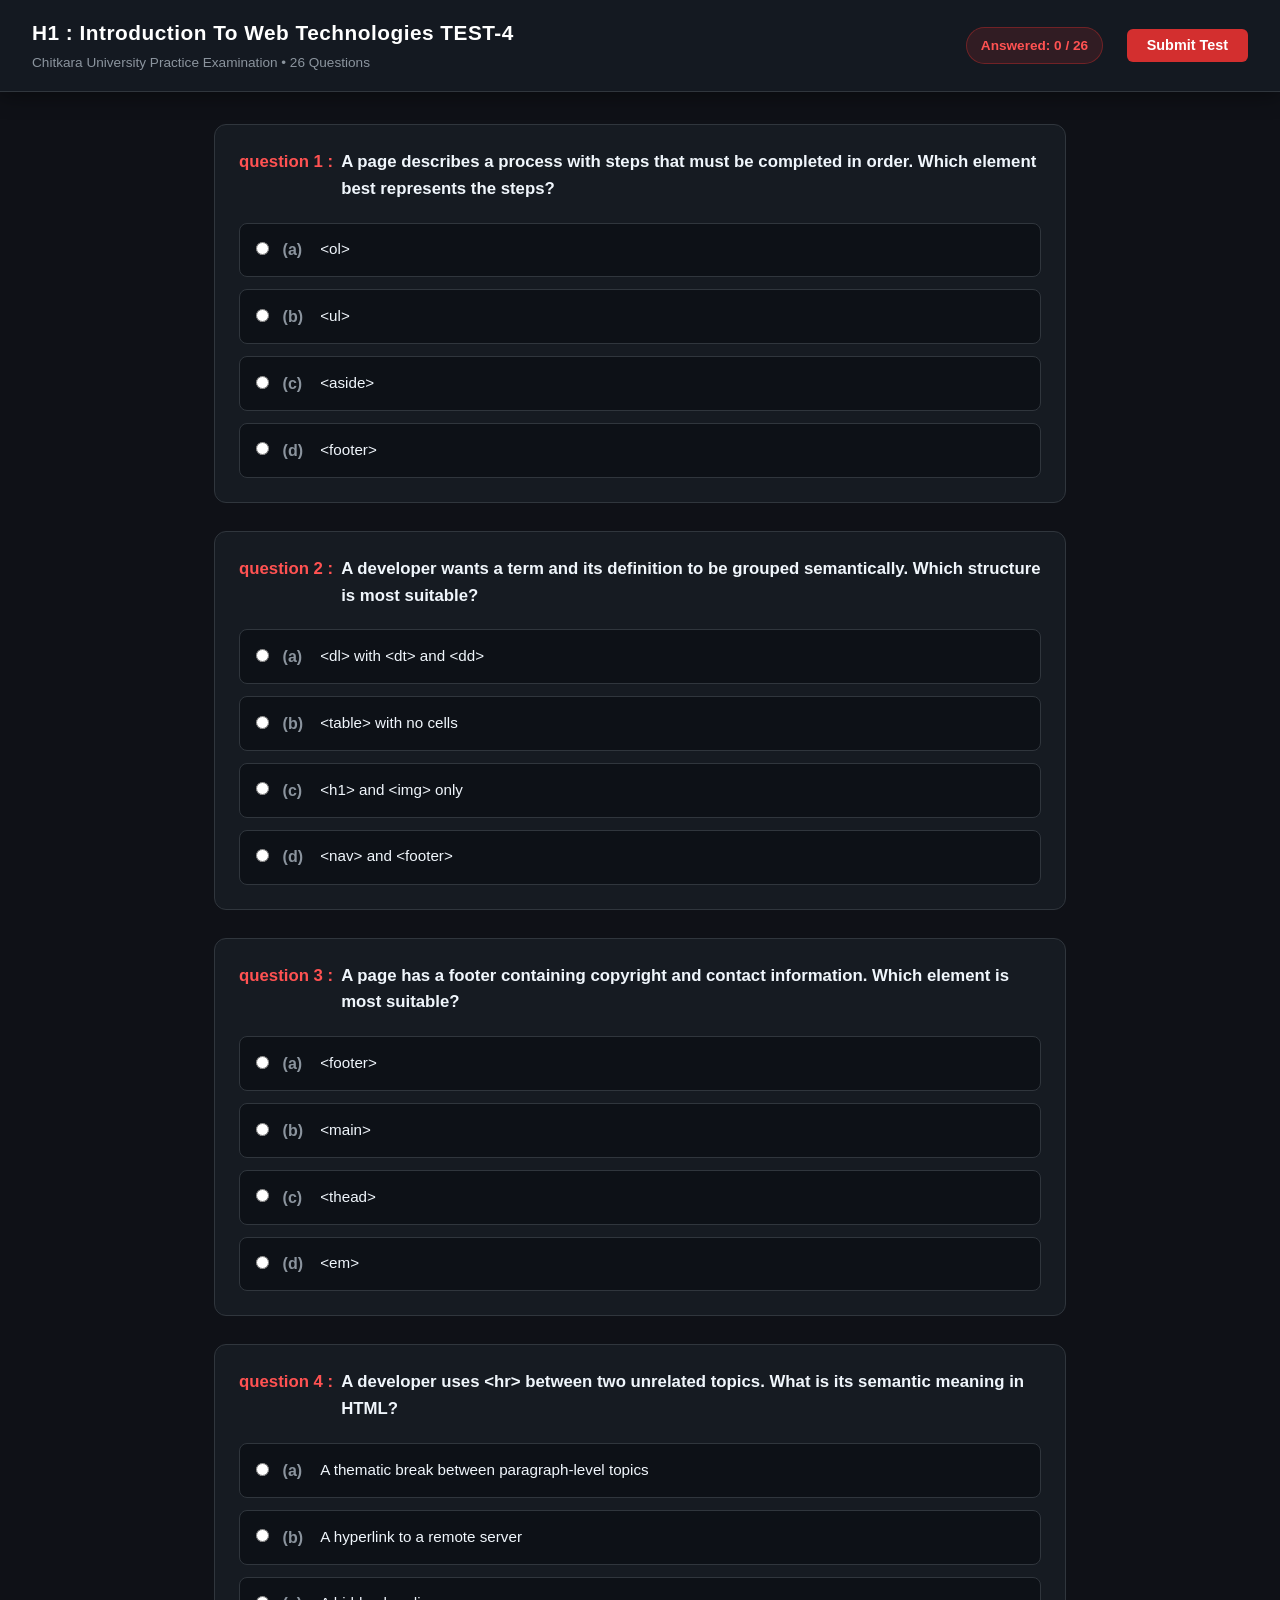
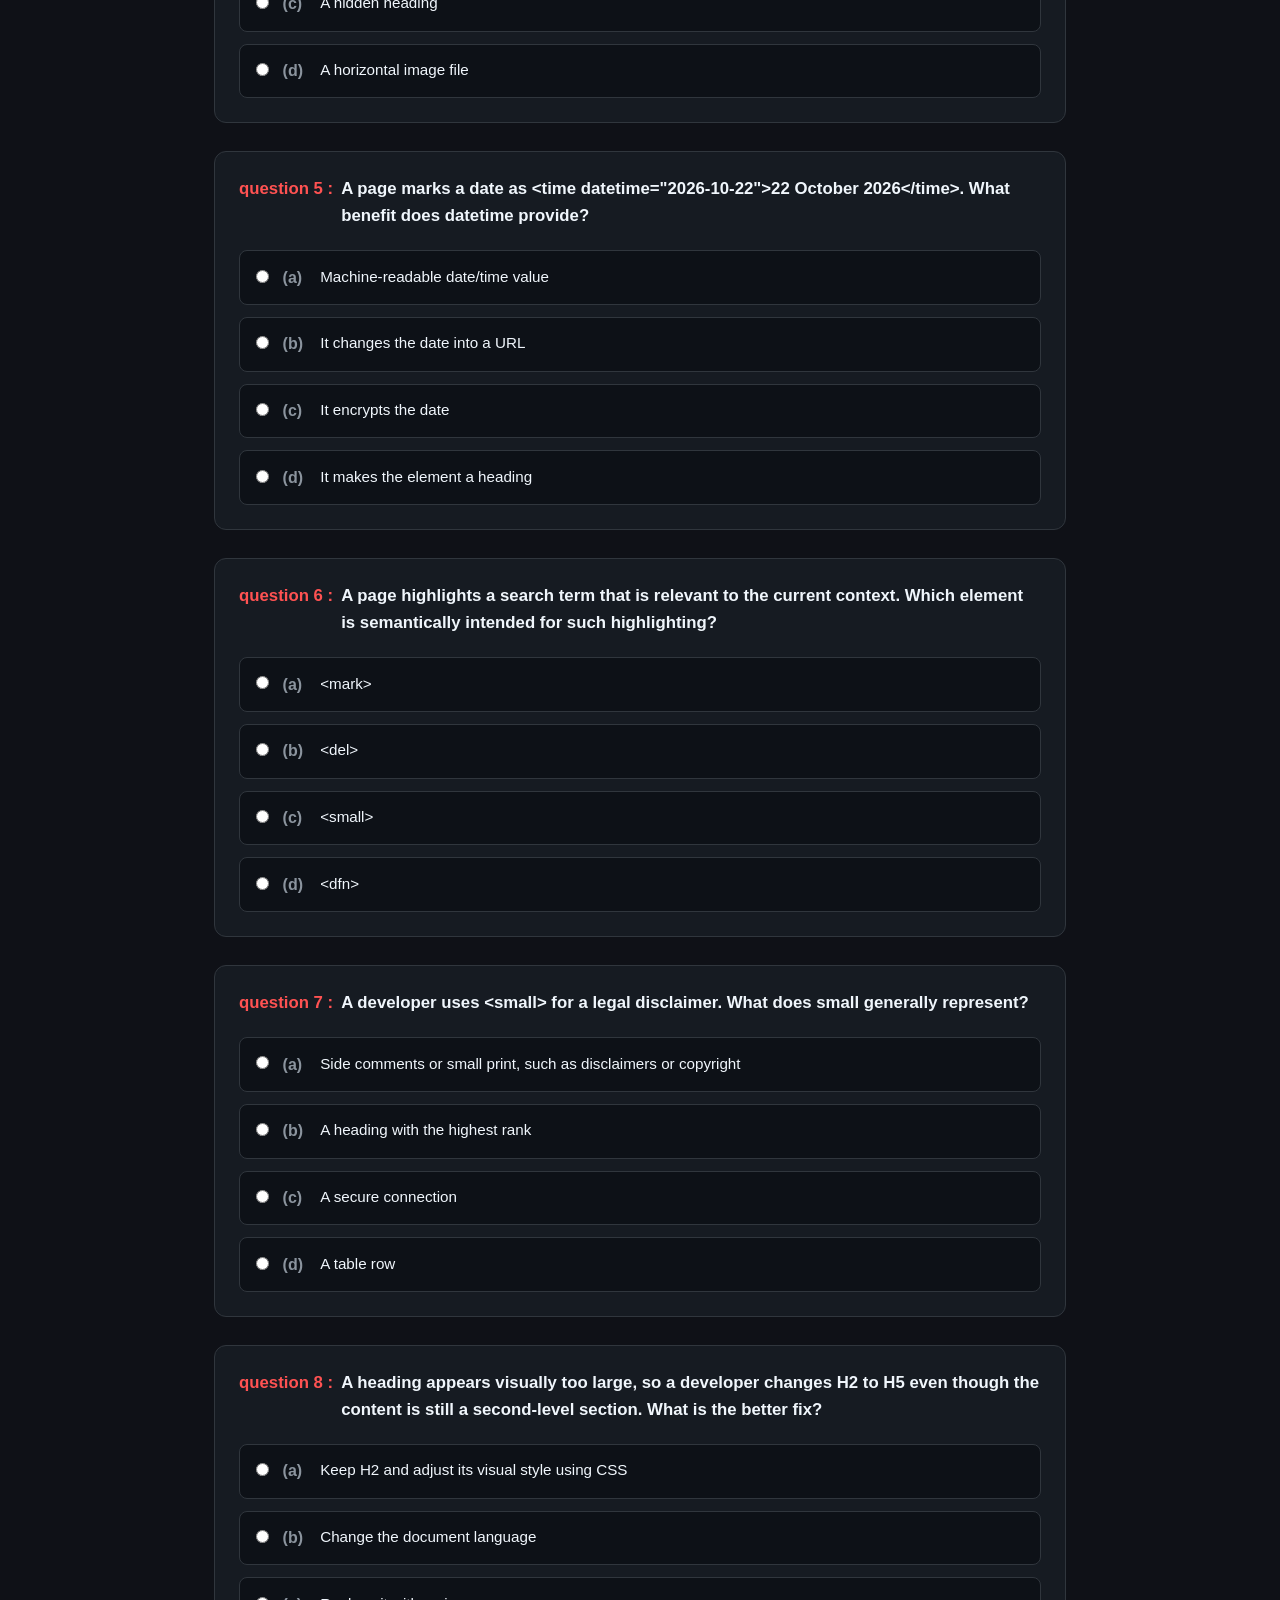
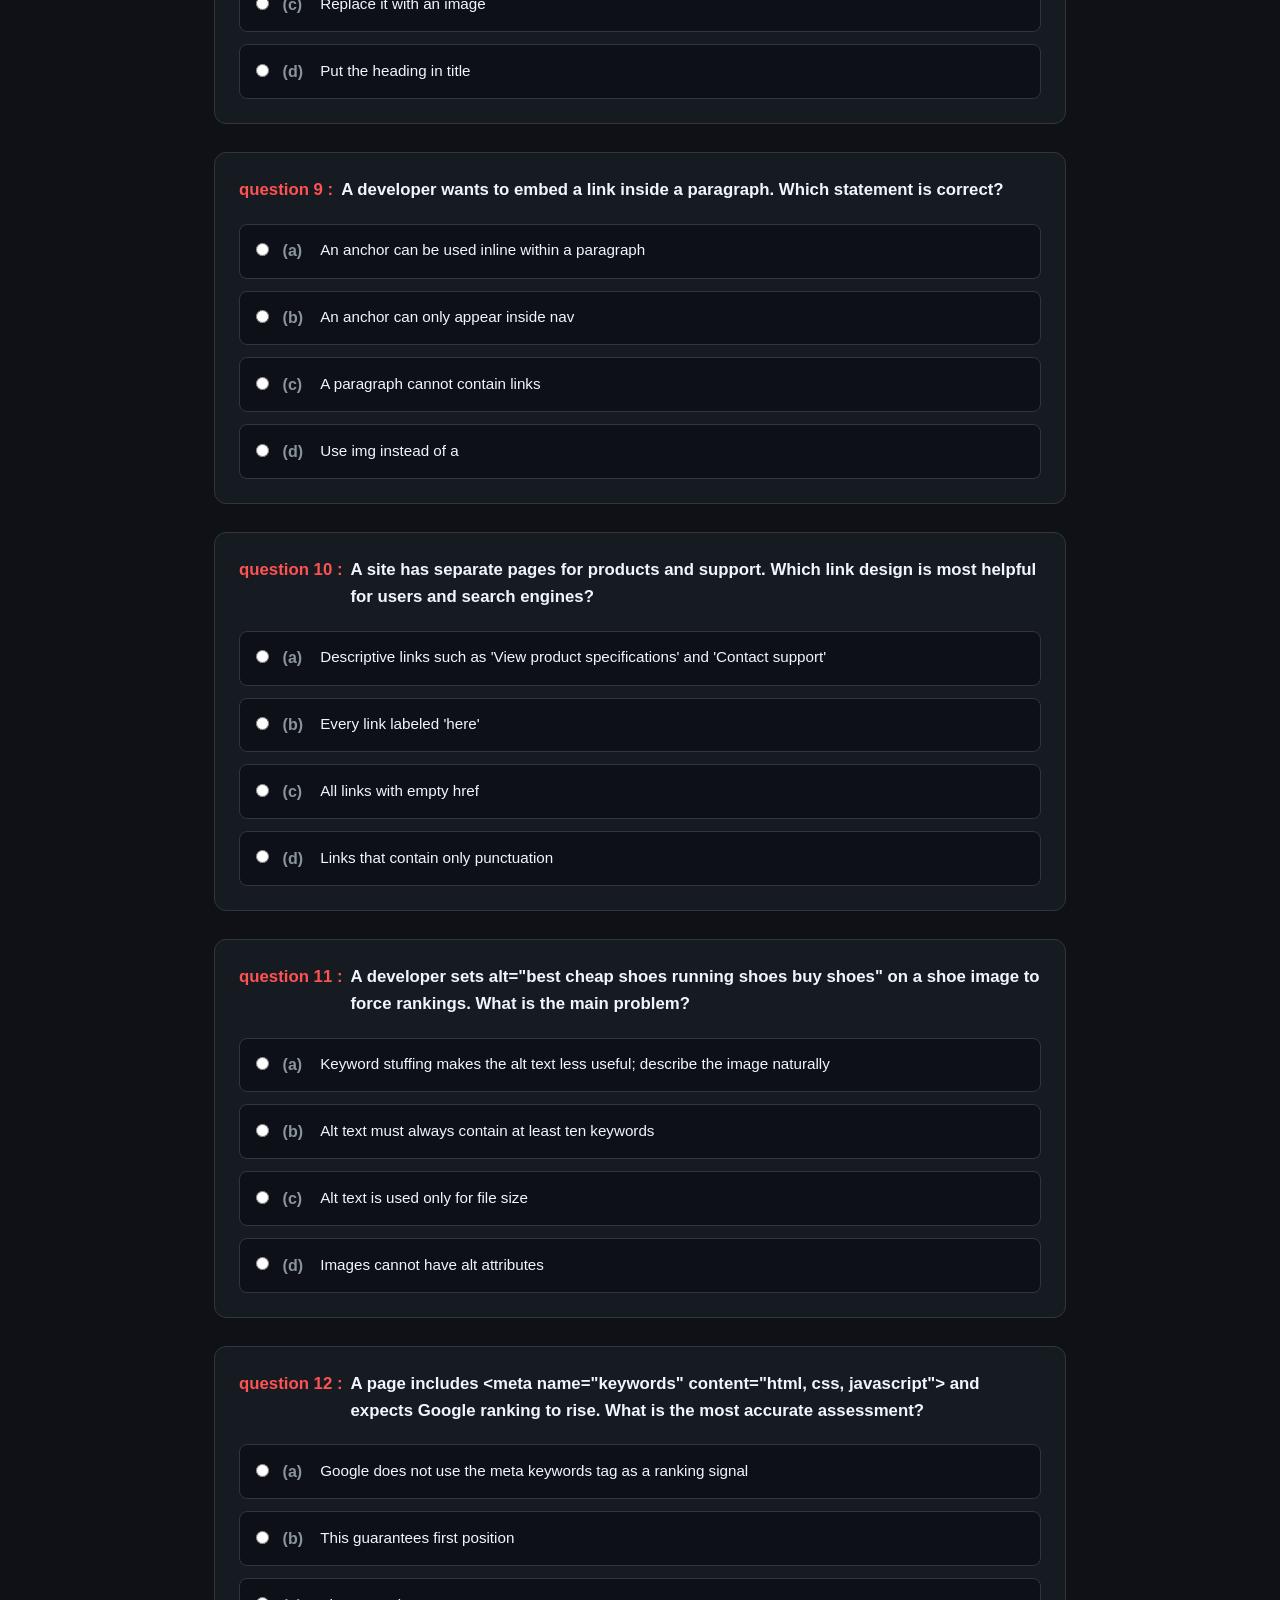
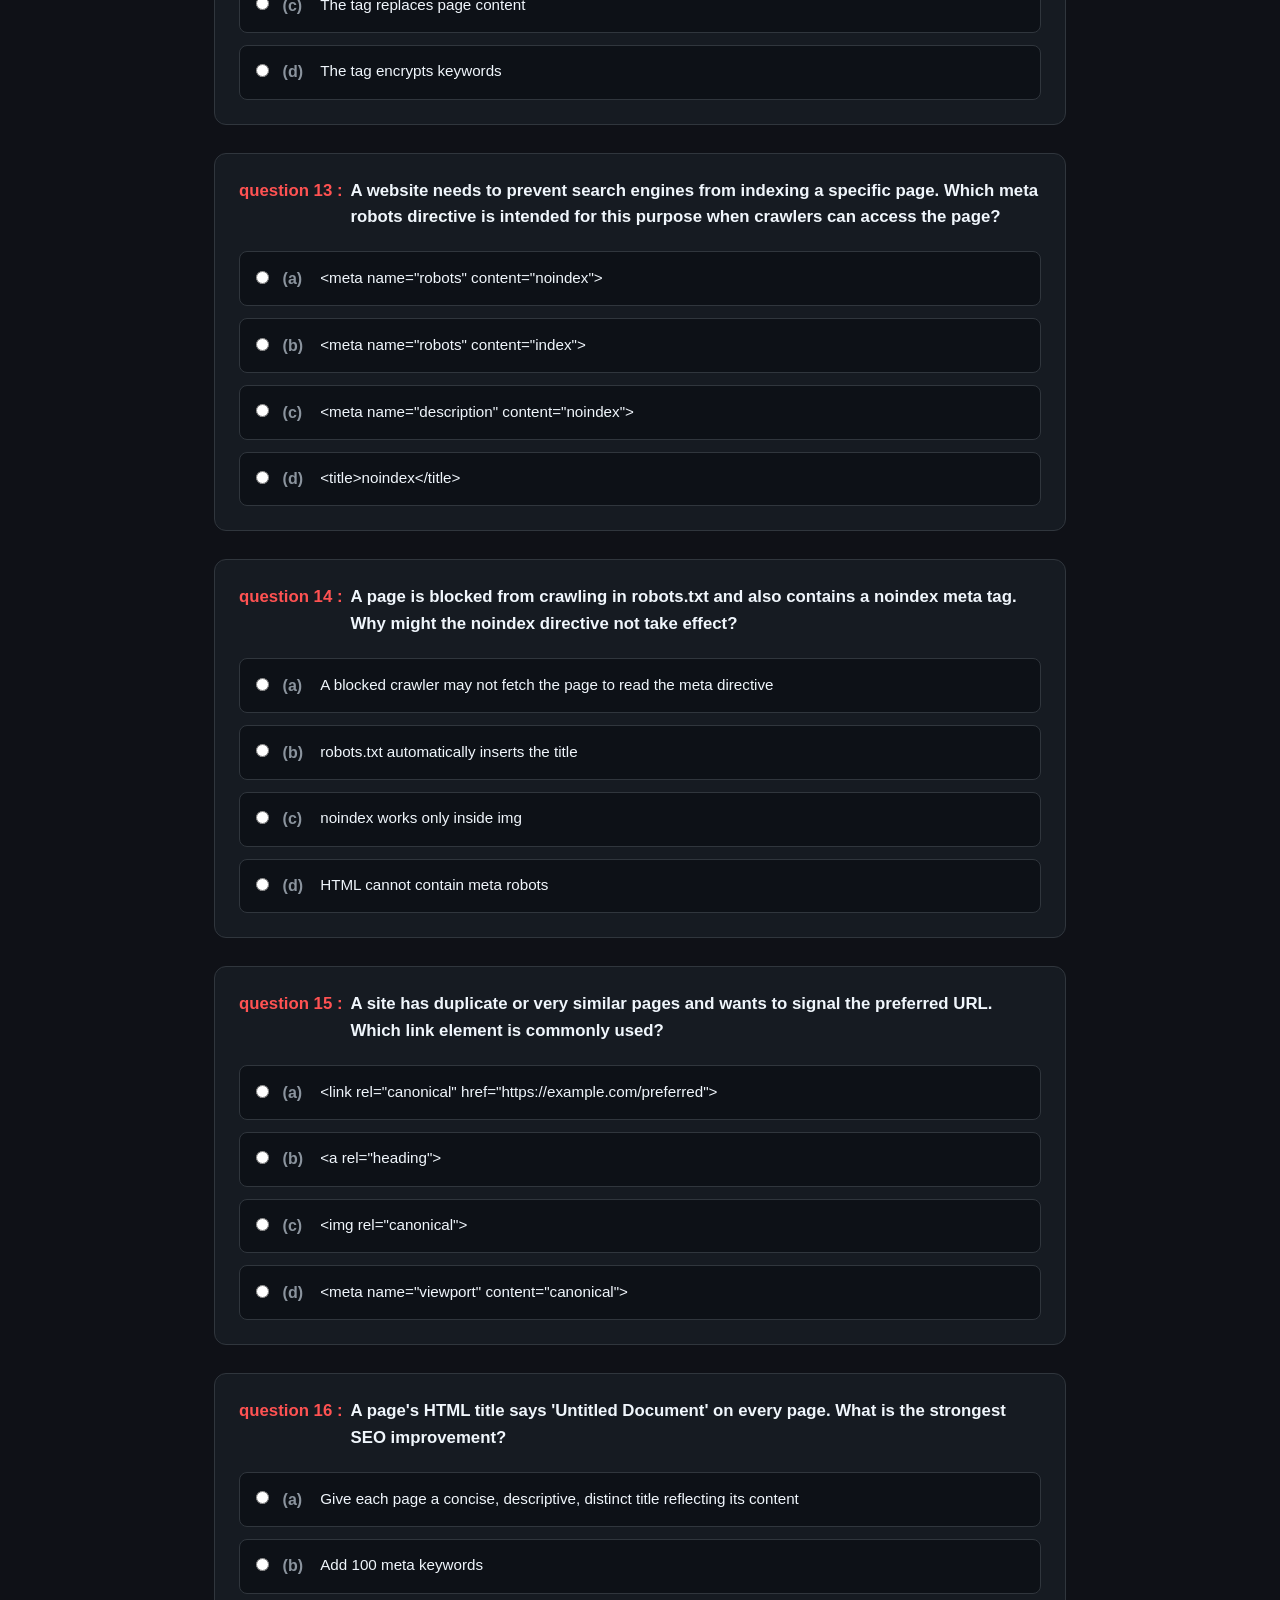
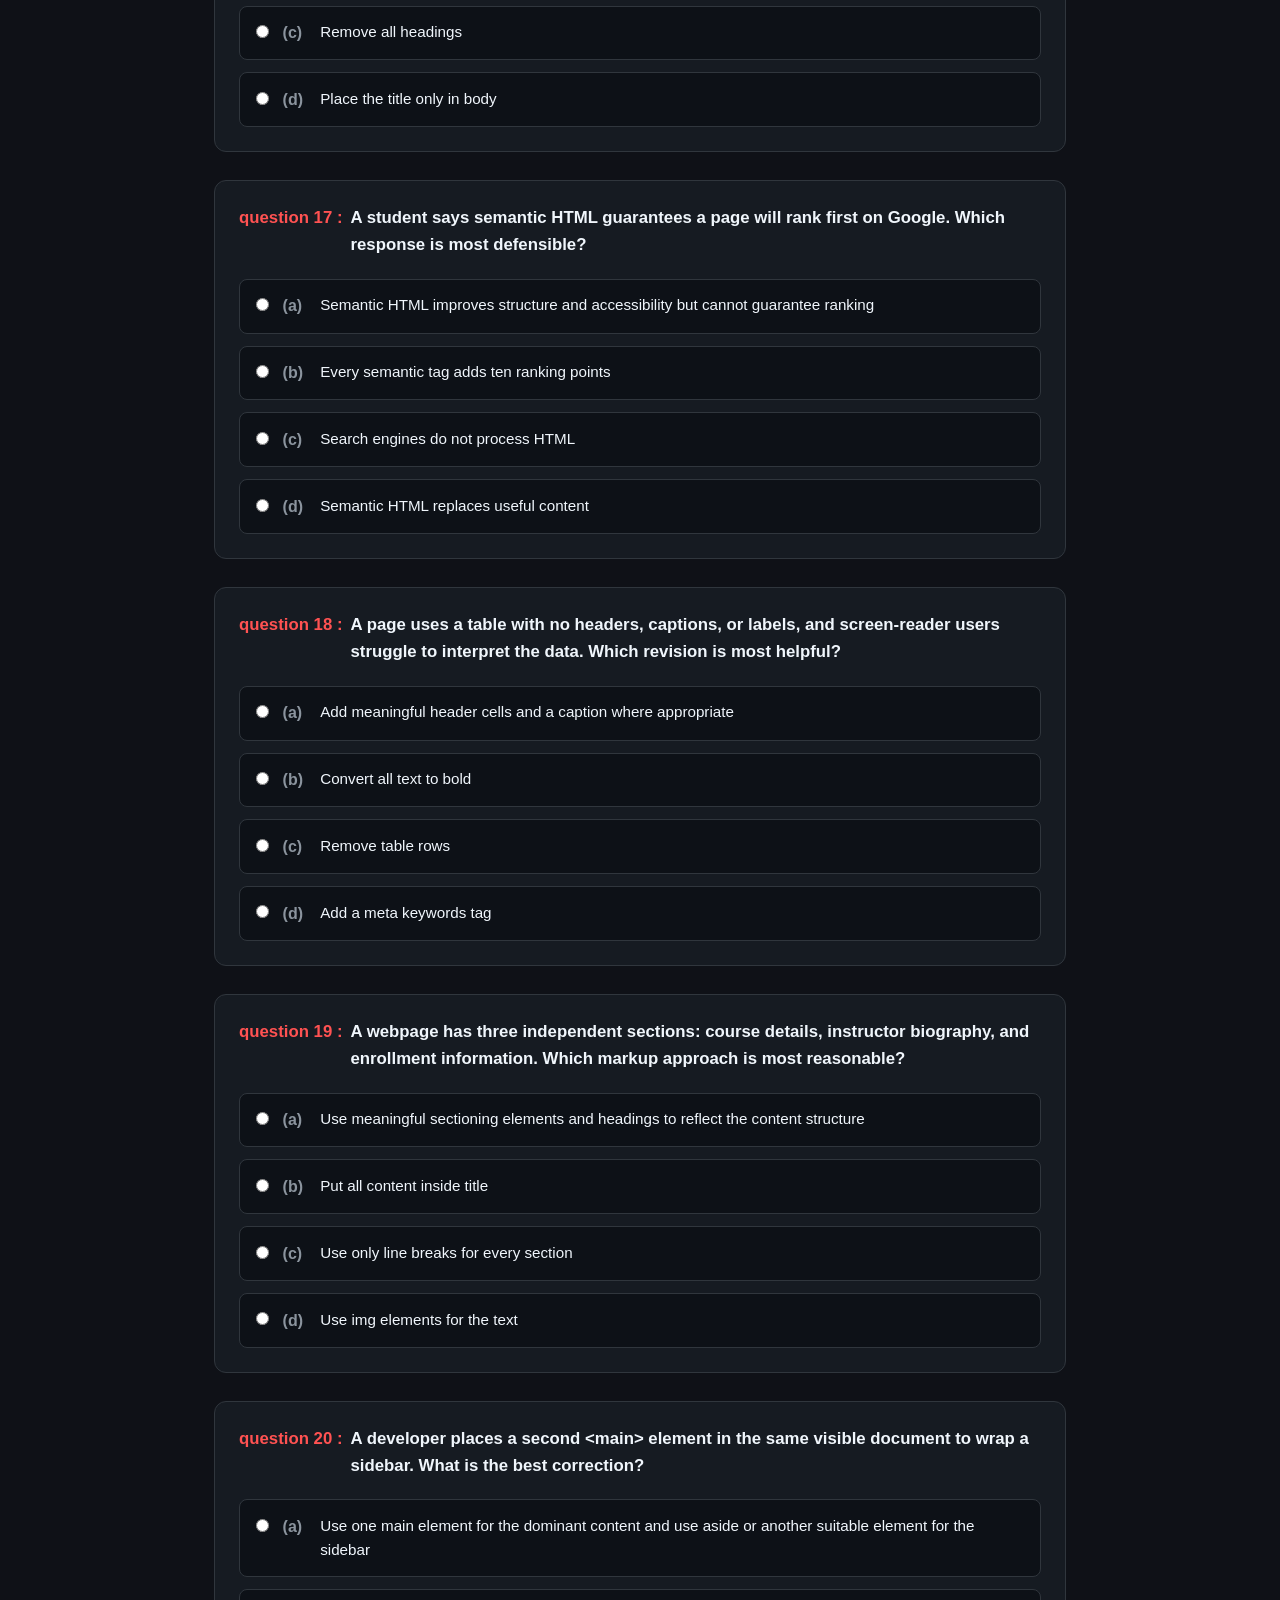
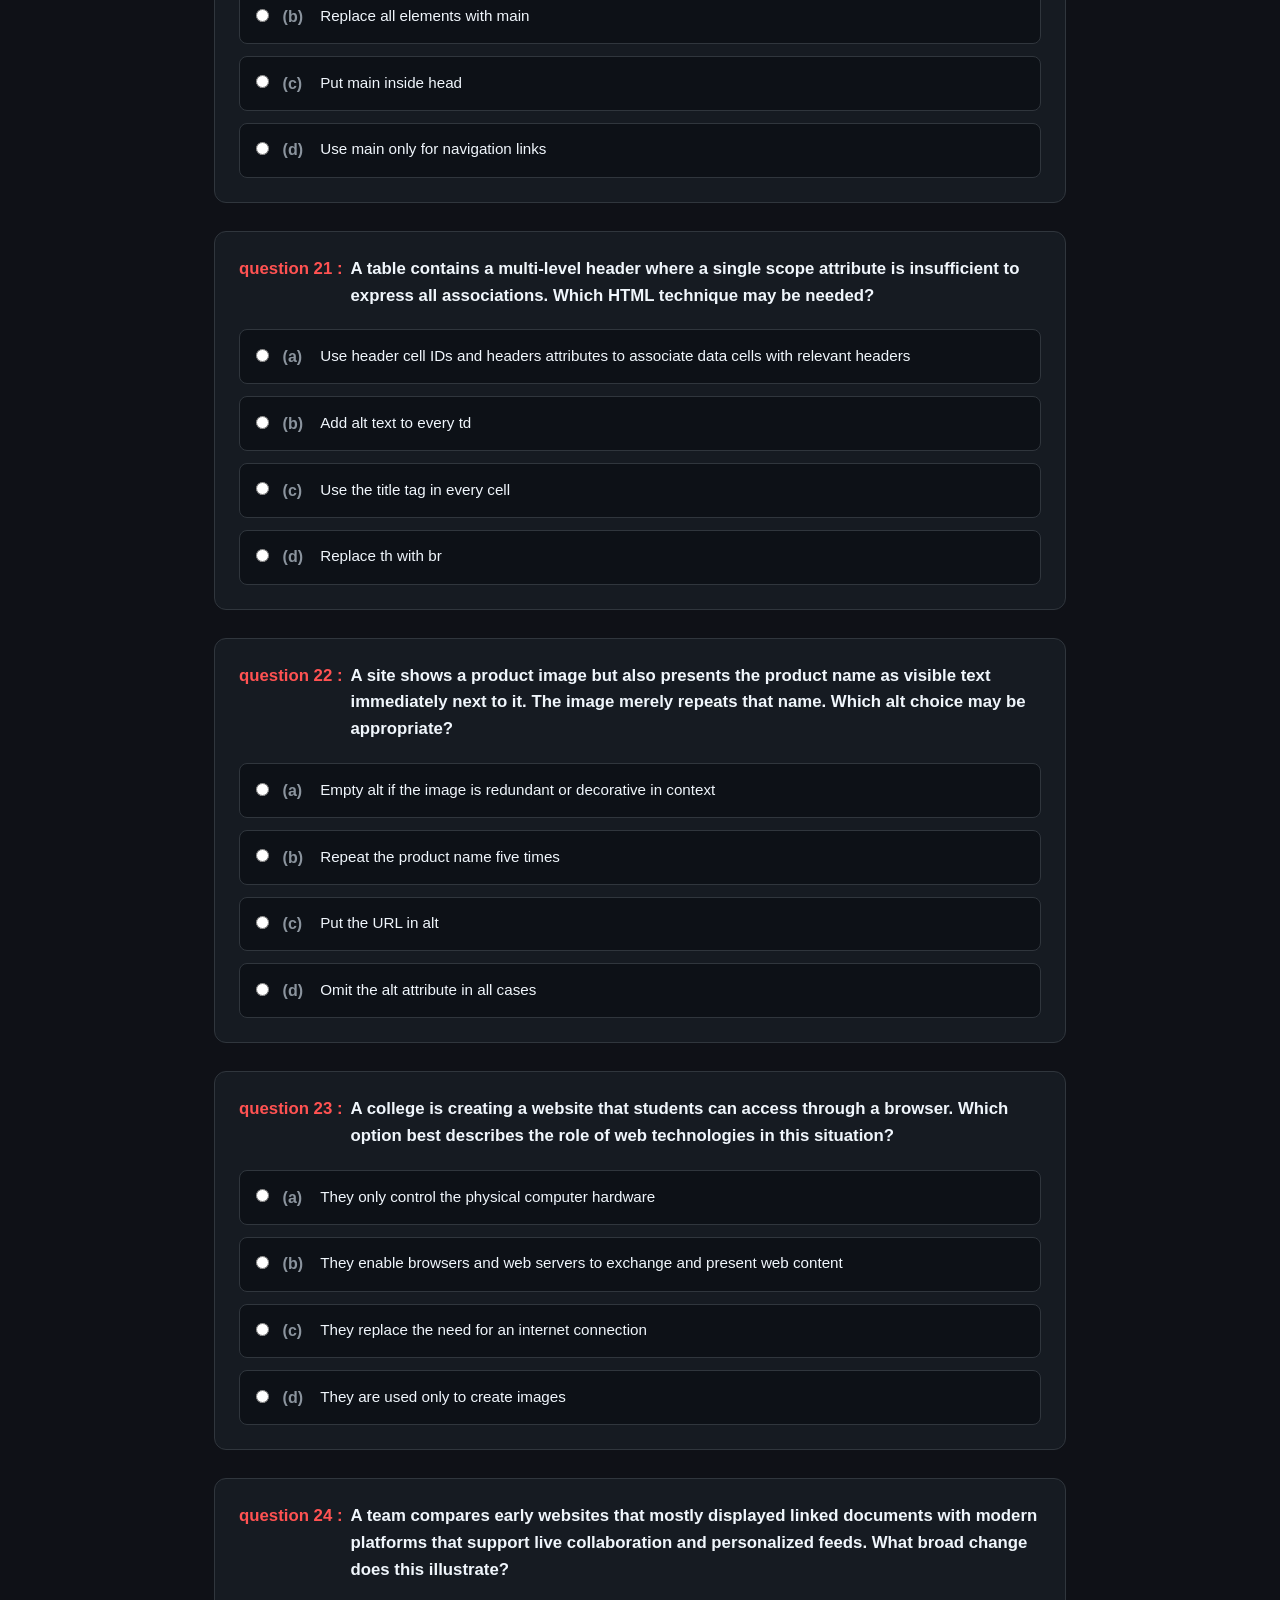
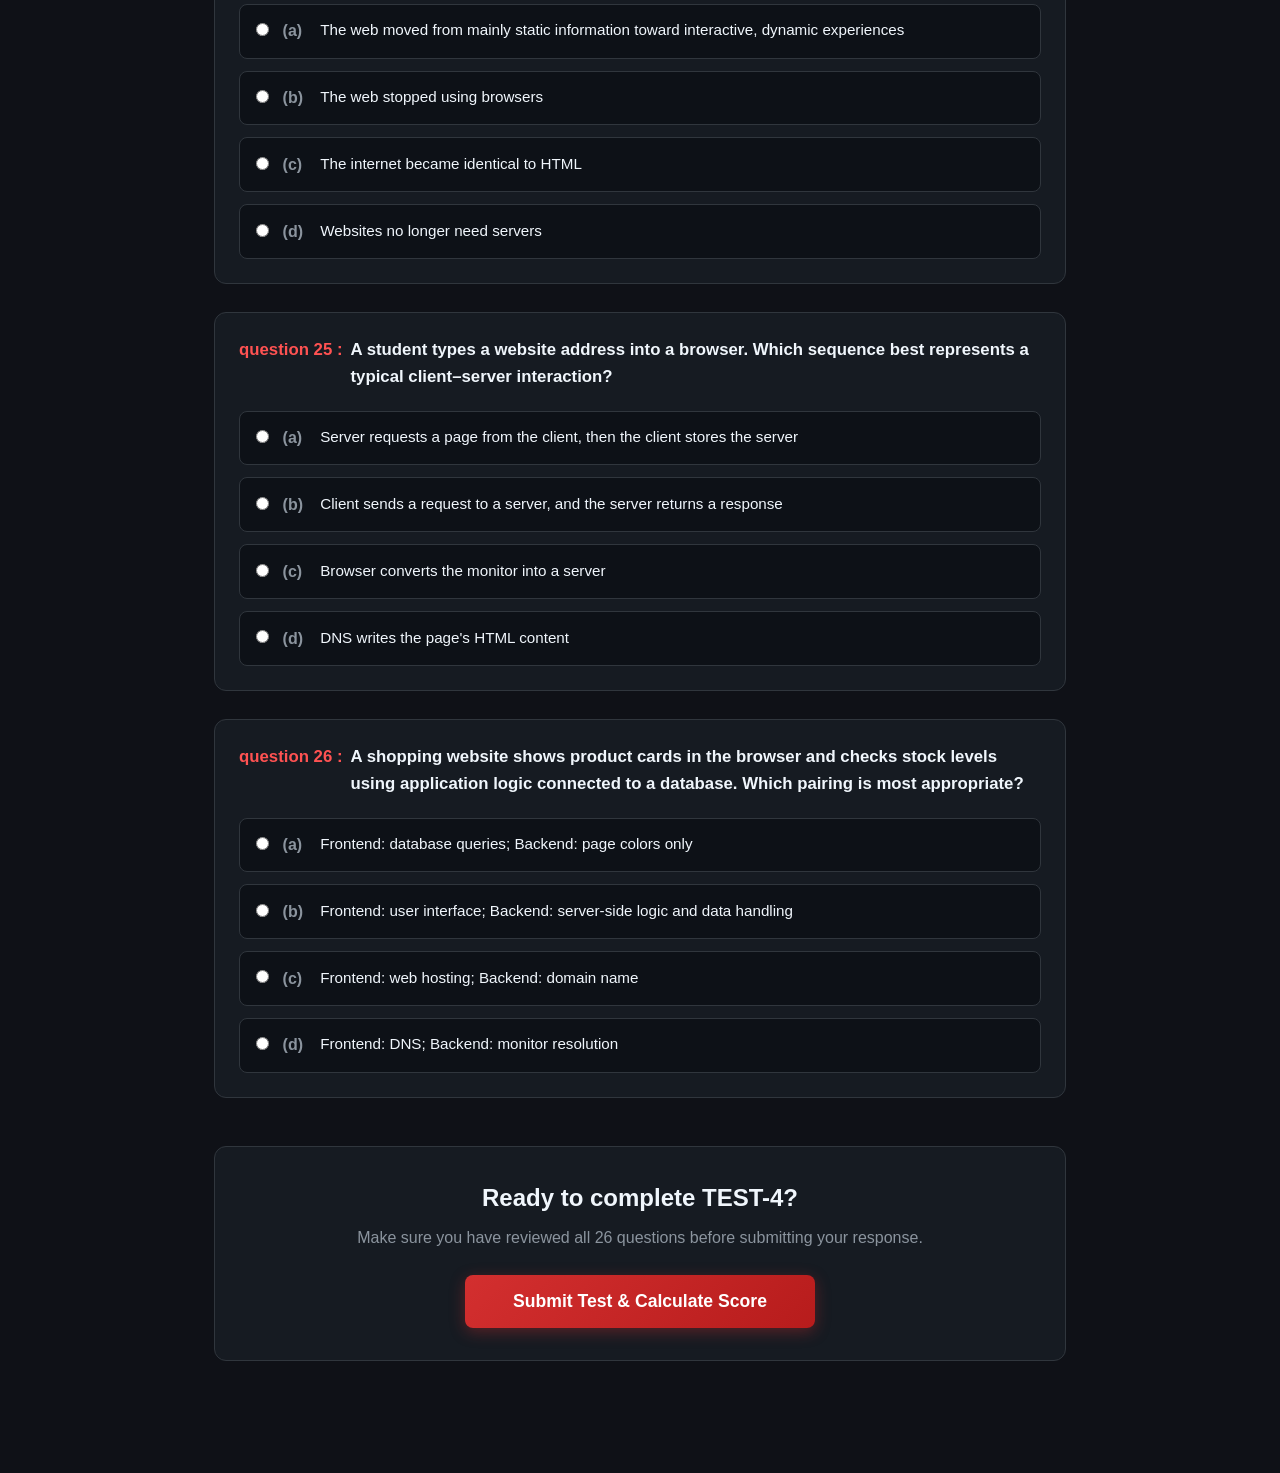
<file: testpages/test4/test.html>
<!DOCTYPE html>
<html lang="en">
<head>
  <meta charset="UTF-8">
  <meta name="viewport" content="width=device-width, initial-scale=1.0">
  <title>Introduction To Web Technologies TEST-4 - Chitkara University</title>
  <link rel="stylesheet" href="test.css">
</head>
<body>

  <!-- Top Sticky Header Bar -->
  <header class="test-header-bar">
    <div class="test-title-section">
      <h1>H1 : Introduction To Web Technologies TEST-4</h1>
      <span class="subtitle">Chitkara University Practice Examination &bull; 26 Questions</span>
    </div>
    <div class="test-status-section">
      <span class="status-badge" id="answeredCounter">Answered: 0 / 26</span>
      <button type="button" class="btn-header-submit" onclick="submitTest()">Submit Test</button>
    </div>
  </header>

  <!-- Test Content -->
  <main class="test-container">
    <form id="quizForm">
      <!-- Question 1 -->
      <div class="question-block" id="block-q1">
        <div class="question-header">
          <span class="question-number">question 1 :</span>
          <span class="question-text">A page describes a process with steps that must be completed in order. Which element best represents the steps?</span>
        </div>
        <div class="options-group">
          <label class="option-label" for="q1_a">
            <input type="radio" id="q1_a" name="question 1" value="A">
            <span class="option-marker">(a)</span>
            <span class="option-text">&lt;ol&gt;</span>
          </label>
          <label class="option-label" for="q1_b">
            <input type="radio" id="q1_b" name="question 1" value="B">
            <span class="option-marker">(b)</span>
            <span class="option-text">&lt;ul&gt;</span>
          </label>
          <label class="option-label" for="q1_c">
            <input type="radio" id="q1_c" name="question 1" value="C">
            <span class="option-marker">(c)</span>
            <span class="option-text">&lt;aside&gt;</span>
          </label>
          <label class="option-label" for="q1_d">
            <input type="radio" id="q1_d" name="question 1" value="D">
            <span class="option-marker">(d)</span>
            <span class="option-text">&lt;footer&gt;</span>
          </label>
        </div>
      </div>

      <!-- Question 2 -->
      <div class="question-block" id="block-q2">
        <div class="question-header">
          <span class="question-number">question 2 :</span>
          <span class="question-text">A developer wants a term and its definition to be grouped semantically. Which structure is most suitable?</span>
        </div>
        <div class="options-group">
          <label class="option-label" for="q2_a">
            <input type="radio" id="q2_a" name="question 2" value="A">
            <span class="option-marker">(a)</span>
            <span class="option-text">&lt;dl&gt; with &lt;dt&gt; and &lt;dd&gt;</span>
          </label>
          <label class="option-label" for="q2_b">
            <input type="radio" id="q2_b" name="question 2" value="B">
            <span class="option-marker">(b)</span>
            <span class="option-text">&lt;table&gt; with no cells</span>
          </label>
          <label class="option-label" for="q2_c">
            <input type="radio" id="q2_c" name="question 2" value="C">
            <span class="option-marker">(c)</span>
            <span class="option-text">&lt;h1&gt; and &lt;img&gt; only</span>
          </label>
          <label class="option-label" for="q2_d">
            <input type="radio" id="q2_d" name="question 2" value="D">
            <span class="option-marker">(d)</span>
            <span class="option-text">&lt;nav&gt; and &lt;footer&gt;</span>
          </label>
        </div>
      </div>

      <!-- Question 3 -->
      <div class="question-block" id="block-q3">
        <div class="question-header">
          <span class="question-number">question 3 :</span>
          <span class="question-text">A page has a footer containing copyright and contact information. Which element is most suitable?</span>
        </div>
        <div class="options-group">
          <label class="option-label" for="q3_a">
            <input type="radio" id="q3_a" name="question 3" value="A">
            <span class="option-marker">(a)</span>
            <span class="option-text">&lt;footer&gt;</span>
          </label>
          <label class="option-label" for="q3_b">
            <input type="radio" id="q3_b" name="question 3" value="B">
            <span class="option-marker">(b)</span>
            <span class="option-text">&lt;main&gt;</span>
          </label>
          <label class="option-label" for="q3_c">
            <input type="radio" id="q3_c" name="question 3" value="C">
            <span class="option-marker">(c)</span>
            <span class="option-text">&lt;thead&gt;</span>
          </label>
          <label class="option-label" for="q3_d">
            <input type="radio" id="q3_d" name="question 3" value="D">
            <span class="option-marker">(d)</span>
            <span class="option-text">&lt;em&gt;</span>
          </label>
        </div>
      </div>

      <!-- Question 4 -->
      <div class="question-block" id="block-q4">
        <div class="question-header">
          <span class="question-number">question 4 :</span>
          <span class="question-text">A developer uses &lt;hr&gt; between two unrelated topics. What is its semantic meaning in HTML?</span>
        </div>
        <div class="options-group">
          <label class="option-label" for="q4_a">
            <input type="radio" id="q4_a" name="question 4" value="A">
            <span class="option-marker">(a)</span>
            <span class="option-text">A thematic break between paragraph-level topics</span>
          </label>
          <label class="option-label" for="q4_b">
            <input type="radio" id="q4_b" name="question 4" value="B">
            <span class="option-marker">(b)</span>
            <span class="option-text">A hyperlink to a remote server</span>
          </label>
          <label class="option-label" for="q4_c">
            <input type="radio" id="q4_c" name="question 4" value="C">
            <span class="option-marker">(c)</span>
            <span class="option-text">A hidden heading</span>
          </label>
          <label class="option-label" for="q4_d">
            <input type="radio" id="q4_d" name="question 4" value="D">
            <span class="option-marker">(d)</span>
            <span class="option-text">A horizontal image file</span>
          </label>
        </div>
      </div>

      <!-- Question 5 -->
      <div class="question-block" id="block-q5">
        <div class="question-header">
          <span class="question-number">question 5 :</span>
          <span class="question-text">A page marks a date as &lt;time datetime=&quot;2026-10-22&quot;&gt;22 October 2026&lt;/time&gt;. What benefit does datetime provide?</span>
        </div>
        <div class="options-group">
          <label class="option-label" for="q5_a">
            <input type="radio" id="q5_a" name="question 5" value="A">
            <span class="option-marker">(a)</span>
            <span class="option-text">Machine-readable date/time value</span>
          </label>
          <label class="option-label" for="q5_b">
            <input type="radio" id="q5_b" name="question 5" value="B">
            <span class="option-marker">(b)</span>
            <span class="option-text">It changes the date into a URL</span>
          </label>
          <label class="option-label" for="q5_c">
            <input type="radio" id="q5_c" name="question 5" value="C">
            <span class="option-marker">(c)</span>
            <span class="option-text">It encrypts the date</span>
          </label>
          <label class="option-label" for="q5_d">
            <input type="radio" id="q5_d" name="question 5" value="D">
            <span class="option-marker">(d)</span>
            <span class="option-text">It makes the element a heading</span>
          </label>
        </div>
      </div>

      <!-- Question 6 -->
      <div class="question-block" id="block-q6">
        <div class="question-header">
          <span class="question-number">question 6 :</span>
          <span class="question-text">A page highlights a search term that is relevant to the current context. Which element is semantically intended for such highlighting?</span>
        </div>
        <div class="options-group">
          <label class="option-label" for="q6_a">
            <input type="radio" id="q6_a" name="question 6" value="A">
            <span class="option-marker">(a)</span>
            <span class="option-text">&lt;mark&gt;</span>
          </label>
          <label class="option-label" for="q6_b">
            <input type="radio" id="q6_b" name="question 6" value="B">
            <span class="option-marker">(b)</span>
            <span class="option-text">&lt;del&gt;</span>
          </label>
          <label class="option-label" for="q6_c">
            <input type="radio" id="q6_c" name="question 6" value="C">
            <span class="option-marker">(c)</span>
            <span class="option-text">&lt;small&gt;</span>
          </label>
          <label class="option-label" for="q6_d">
            <input type="radio" id="q6_d" name="question 6" value="D">
            <span class="option-marker">(d)</span>
            <span class="option-text">&lt;dfn&gt;</span>
          </label>
        </div>
      </div>

      <!-- Question 7 -->
      <div class="question-block" id="block-q7">
        <div class="question-header">
          <span class="question-number">question 7 :</span>
          <span class="question-text">A developer uses &lt;small&gt; for a legal disclaimer. What does small generally represent?</span>
        </div>
        <div class="options-group">
          <label class="option-label" for="q7_a">
            <input type="radio" id="q7_a" name="question 7" value="A">
            <span class="option-marker">(a)</span>
            <span class="option-text">Side comments or small print, such as disclaimers or copyright</span>
          </label>
          <label class="option-label" for="q7_b">
            <input type="radio" id="q7_b" name="question 7" value="B">
            <span class="option-marker">(b)</span>
            <span class="option-text">A heading with the highest rank</span>
          </label>
          <label class="option-label" for="q7_c">
            <input type="radio" id="q7_c" name="question 7" value="C">
            <span class="option-marker">(c)</span>
            <span class="option-text">A secure connection</span>
          </label>
          <label class="option-label" for="q7_d">
            <input type="radio" id="q7_d" name="question 7" value="D">
            <span class="option-marker">(d)</span>
            <span class="option-text">A table row</span>
          </label>
        </div>
      </div>

      <!-- Question 8 -->
      <div class="question-block" id="block-q8">
        <div class="question-header">
          <span class="question-number">question 8 :</span>
          <span class="question-text">A heading appears visually too large, so a developer changes H2 to H5 even though the content is still a second-level section. What is the better fix?</span>
        </div>
        <div class="options-group">
          <label class="option-label" for="q8_a">
            <input type="radio" id="q8_a" name="question 8" value="A">
            <span class="option-marker">(a)</span>
            <span class="option-text">Keep H2 and adjust its visual style using CSS</span>
          </label>
          <label class="option-label" for="q8_b">
            <input type="radio" id="q8_b" name="question 8" value="B">
            <span class="option-marker">(b)</span>
            <span class="option-text">Change the document language</span>
          </label>
          <label class="option-label" for="q8_c">
            <input type="radio" id="q8_c" name="question 8" value="C">
            <span class="option-marker">(c)</span>
            <span class="option-text">Replace it with an image</span>
          </label>
          <label class="option-label" for="q8_d">
            <input type="radio" id="q8_d" name="question 8" value="D">
            <span class="option-marker">(d)</span>
            <span class="option-text">Put the heading in title</span>
          </label>
        </div>
      </div>

      <!-- Question 9 -->
      <div class="question-block" id="block-q9">
        <div class="question-header">
          <span class="question-number">question 9 :</span>
          <span class="question-text">A developer wants to embed a link inside a paragraph. Which statement is correct?</span>
        </div>
        <div class="options-group">
          <label class="option-label" for="q9_a">
            <input type="radio" id="q9_a" name="question 9" value="A">
            <span class="option-marker">(a)</span>
            <span class="option-text">An anchor can be used inline within a paragraph</span>
          </label>
          <label class="option-label" for="q9_b">
            <input type="radio" id="q9_b" name="question 9" value="B">
            <span class="option-marker">(b)</span>
            <span class="option-text">An anchor can only appear inside nav</span>
          </label>
          <label class="option-label" for="q9_c">
            <input type="radio" id="q9_c" name="question 9" value="C">
            <span class="option-marker">(c)</span>
            <span class="option-text">A paragraph cannot contain links</span>
          </label>
          <label class="option-label" for="q9_d">
            <input type="radio" id="q9_d" name="question 9" value="D">
            <span class="option-marker">(d)</span>
            <span class="option-text">Use img instead of a</span>
          </label>
        </div>
      </div>

      <!-- Question 10 -->
      <div class="question-block" id="block-q10">
        <div class="question-header">
          <span class="question-number">question 10 :</span>
          <span class="question-text">A site has separate pages for products and support. Which link design is most helpful for users and search engines?</span>
        </div>
        <div class="options-group">
          <label class="option-label" for="q10_a">
            <input type="radio" id="q10_a" name="question 10" value="A">
            <span class="option-marker">(a)</span>
            <span class="option-text">Descriptive links such as &#x27;View product specifications&#x27; and &#x27;Contact support&#x27;</span>
          </label>
          <label class="option-label" for="q10_b">
            <input type="radio" id="q10_b" name="question 10" value="B">
            <span class="option-marker">(b)</span>
            <span class="option-text">Every link labeled &#x27;here&#x27;</span>
          </label>
          <label class="option-label" for="q10_c">
            <input type="radio" id="q10_c" name="question 10" value="C">
            <span class="option-marker">(c)</span>
            <span class="option-text">All links with empty href</span>
          </label>
          <label class="option-label" for="q10_d">
            <input type="radio" id="q10_d" name="question 10" value="D">
            <span class="option-marker">(d)</span>
            <span class="option-text">Links that contain only punctuation</span>
          </label>
        </div>
      </div>

      <!-- Question 11 -->
      <div class="question-block" id="block-q11">
        <div class="question-header">
          <span class="question-number">question 11 :</span>
          <span class="question-text">A developer sets alt=&quot;best cheap shoes running shoes buy shoes&quot; on a shoe image to force rankings. What is the main problem?</span>
        </div>
        <div class="options-group">
          <label class="option-label" for="q11_a">
            <input type="radio" id="q11_a" name="question 11" value="A">
            <span class="option-marker">(a)</span>
            <span class="option-text">Keyword stuffing makes the alt text less useful; describe the image naturally</span>
          </label>
          <label class="option-label" for="q11_b">
            <input type="radio" id="q11_b" name="question 11" value="B">
            <span class="option-marker">(b)</span>
            <span class="option-text">Alt text must always contain at least ten keywords</span>
          </label>
          <label class="option-label" for="q11_c">
            <input type="radio" id="q11_c" name="question 11" value="C">
            <span class="option-marker">(c)</span>
            <span class="option-text">Alt text is used only for file size</span>
          </label>
          <label class="option-label" for="q11_d">
            <input type="radio" id="q11_d" name="question 11" value="D">
            <span class="option-marker">(d)</span>
            <span class="option-text">Images cannot have alt attributes</span>
          </label>
        </div>
      </div>

      <!-- Question 12 -->
      <div class="question-block" id="block-q12">
        <div class="question-header">
          <span class="question-number">question 12 :</span>
          <span class="question-text">A page includes &lt;meta name=&quot;keywords&quot; content=&quot;html, css, javascript&quot;&gt; and expects Google ranking to rise. What is the most accurate assessment?</span>
        </div>
        <div class="options-group">
          <label class="option-label" for="q12_a">
            <input type="radio" id="q12_a" name="question 12" value="A">
            <span class="option-marker">(a)</span>
            <span class="option-text">Google does not use the meta keywords tag as a ranking signal</span>
          </label>
          <label class="option-label" for="q12_b">
            <input type="radio" id="q12_b" name="question 12" value="B">
            <span class="option-marker">(b)</span>
            <span class="option-text">This guarantees first position</span>
          </label>
          <label class="option-label" for="q12_c">
            <input type="radio" id="q12_c" name="question 12" value="C">
            <span class="option-marker">(c)</span>
            <span class="option-text">The tag replaces page content</span>
          </label>
          <label class="option-label" for="q12_d">
            <input type="radio" id="q12_d" name="question 12" value="D">
            <span class="option-marker">(d)</span>
            <span class="option-text">The tag encrypts keywords</span>
          </label>
        </div>
      </div>

      <!-- Question 13 -->
      <div class="question-block" id="block-q13">
        <div class="question-header">
          <span class="question-number">question 13 :</span>
          <span class="question-text">A website needs to prevent search engines from indexing a specific page. Which meta robots directive is intended for this purpose when crawlers can access the page?</span>
        </div>
        <div class="options-group">
          <label class="option-label" for="q13_a">
            <input type="radio" id="q13_a" name="question 13" value="A">
            <span class="option-marker">(a)</span>
            <span class="option-text">&lt;meta name=&quot;robots&quot; content=&quot;noindex&quot;&gt;</span>
          </label>
          <label class="option-label" for="q13_b">
            <input type="radio" id="q13_b" name="question 13" value="B">
            <span class="option-marker">(b)</span>
            <span class="option-text">&lt;meta name=&quot;robots&quot; content=&quot;index&quot;&gt;</span>
          </label>
          <label class="option-label" for="q13_c">
            <input type="radio" id="q13_c" name="question 13" value="C">
            <span class="option-marker">(c)</span>
            <span class="option-text">&lt;meta name=&quot;description&quot; content=&quot;noindex&quot;&gt;</span>
          </label>
          <label class="option-label" for="q13_d">
            <input type="radio" id="q13_d" name="question 13" value="D">
            <span class="option-marker">(d)</span>
            <span class="option-text">&lt;title&gt;noindex&lt;/title&gt;</span>
          </label>
        </div>
      </div>

      <!-- Question 14 -->
      <div class="question-block" id="block-q14">
        <div class="question-header">
          <span class="question-number">question 14 :</span>
          <span class="question-text">A page is blocked from crawling in robots.txt and also contains a noindex meta tag. Why might the noindex directive not take effect?</span>
        </div>
        <div class="options-group">
          <label class="option-label" for="q14_a">
            <input type="radio" id="q14_a" name="question 14" value="A">
            <span class="option-marker">(a)</span>
            <span class="option-text">A blocked crawler may not fetch the page to read the meta directive</span>
          </label>
          <label class="option-label" for="q14_b">
            <input type="radio" id="q14_b" name="question 14" value="B">
            <span class="option-marker">(b)</span>
            <span class="option-text">robots.txt automatically inserts the title</span>
          </label>
          <label class="option-label" for="q14_c">
            <input type="radio" id="q14_c" name="question 14" value="C">
            <span class="option-marker">(c)</span>
            <span class="option-text">noindex works only inside img</span>
          </label>
          <label class="option-label" for="q14_d">
            <input type="radio" id="q14_d" name="question 14" value="D">
            <span class="option-marker">(d)</span>
            <span class="option-text">HTML cannot contain meta robots</span>
          </label>
        </div>
      </div>

      <!-- Question 15 -->
      <div class="question-block" id="block-q15">
        <div class="question-header">
          <span class="question-number">question 15 :</span>
          <span class="question-text">A site has duplicate or very similar pages and wants to signal the preferred URL. Which link element is commonly used?</span>
        </div>
        <div class="options-group">
          <label class="option-label" for="q15_a">
            <input type="radio" id="q15_a" name="question 15" value="A">
            <span class="option-marker">(a)</span>
            <span class="option-text">&lt;link rel=&quot;canonical&quot; href=&quot;https://example.com/preferred&quot;&gt;</span>
          </label>
          <label class="option-label" for="q15_b">
            <input type="radio" id="q15_b" name="question 15" value="B">
            <span class="option-marker">(b)</span>
            <span class="option-text">&lt;a rel=&quot;heading&quot;&gt;</span>
          </label>
          <label class="option-label" for="q15_c">
            <input type="radio" id="q15_c" name="question 15" value="C">
            <span class="option-marker">(c)</span>
            <span class="option-text">&lt;img rel=&quot;canonical&quot;&gt;</span>
          </label>
          <label class="option-label" for="q15_d">
            <input type="radio" id="q15_d" name="question 15" value="D">
            <span class="option-marker">(d)</span>
            <span class="option-text">&lt;meta name=&quot;viewport&quot; content=&quot;canonical&quot;&gt;</span>
          </label>
        </div>
      </div>

      <!-- Question 16 -->
      <div class="question-block" id="block-q16">
        <div class="question-header">
          <span class="question-number">question 16 :</span>
          <span class="question-text">A page&#x27;s HTML title says &#x27;Untitled Document&#x27; on every page. What is the strongest SEO improvement?</span>
        </div>
        <div class="options-group">
          <label class="option-label" for="q16_a">
            <input type="radio" id="q16_a" name="question 16" value="A">
            <span class="option-marker">(a)</span>
            <span class="option-text">Give each page a concise, descriptive, distinct title reflecting its content</span>
          </label>
          <label class="option-label" for="q16_b">
            <input type="radio" id="q16_b" name="question 16" value="B">
            <span class="option-marker">(b)</span>
            <span class="option-text">Add 100 meta keywords</span>
          </label>
          <label class="option-label" for="q16_c">
            <input type="radio" id="q16_c" name="question 16" value="C">
            <span class="option-marker">(c)</span>
            <span class="option-text">Remove all headings</span>
          </label>
          <label class="option-label" for="q16_d">
            <input type="radio" id="q16_d" name="question 16" value="D">
            <span class="option-marker">(d)</span>
            <span class="option-text">Place the title only in body</span>
          </label>
        </div>
      </div>

      <!-- Question 17 -->
      <div class="question-block" id="block-q17">
        <div class="question-header">
          <span class="question-number">question 17 :</span>
          <span class="question-text">A student says semantic HTML guarantees a page will rank first on Google. Which response is most defensible?</span>
        </div>
        <div class="options-group">
          <label class="option-label" for="q17_a">
            <input type="radio" id="q17_a" name="question 17" value="A">
            <span class="option-marker">(a)</span>
            <span class="option-text">Semantic HTML improves structure and accessibility but cannot guarantee ranking</span>
          </label>
          <label class="option-label" for="q17_b">
            <input type="radio" id="q17_b" name="question 17" value="B">
            <span class="option-marker">(b)</span>
            <span class="option-text">Every semantic tag adds ten ranking points</span>
          </label>
          <label class="option-label" for="q17_c">
            <input type="radio" id="q17_c" name="question 17" value="C">
            <span class="option-marker">(c)</span>
            <span class="option-text">Search engines do not process HTML</span>
          </label>
          <label class="option-label" for="q17_d">
            <input type="radio" id="q17_d" name="question 17" value="D">
            <span class="option-marker">(d)</span>
            <span class="option-text">Semantic HTML replaces useful content</span>
          </label>
        </div>
      </div>

      <!-- Question 18 -->
      <div class="question-block" id="block-q18">
        <div class="question-header">
          <span class="question-number">question 18 :</span>
          <span class="question-text">A page uses a table with no headers, captions, or labels, and screen-reader users struggle to interpret the data. Which revision is most helpful?</span>
        </div>
        <div class="options-group">
          <label class="option-label" for="q18_a">
            <input type="radio" id="q18_a" name="question 18" value="A">
            <span class="option-marker">(a)</span>
            <span class="option-text">Add meaningful header cells and a caption where appropriate</span>
          </label>
          <label class="option-label" for="q18_b">
            <input type="radio" id="q18_b" name="question 18" value="B">
            <span class="option-marker">(b)</span>
            <span class="option-text">Convert all text to bold</span>
          </label>
          <label class="option-label" for="q18_c">
            <input type="radio" id="q18_c" name="question 18" value="C">
            <span class="option-marker">(c)</span>
            <span class="option-text">Remove table rows</span>
          </label>
          <label class="option-label" for="q18_d">
            <input type="radio" id="q18_d" name="question 18" value="D">
            <span class="option-marker">(d)</span>
            <span class="option-text">Add a meta keywords tag</span>
          </label>
        </div>
      </div>

      <!-- Question 19 -->
      <div class="question-block" id="block-q19">
        <div class="question-header">
          <span class="question-number">question 19 :</span>
          <span class="question-text">A webpage has three independent sections: course details, instructor biography, and enrollment information. Which markup approach is most reasonable?</span>
        </div>
        <div class="options-group">
          <label class="option-label" for="q19_a">
            <input type="radio" id="q19_a" name="question 19" value="A">
            <span class="option-marker">(a)</span>
            <span class="option-text">Use meaningful sectioning elements and headings to reflect the content structure</span>
          </label>
          <label class="option-label" for="q19_b">
            <input type="radio" id="q19_b" name="question 19" value="B">
            <span class="option-marker">(b)</span>
            <span class="option-text">Put all content inside title</span>
          </label>
          <label class="option-label" for="q19_c">
            <input type="radio" id="q19_c" name="question 19" value="C">
            <span class="option-marker">(c)</span>
            <span class="option-text">Use only line breaks for every section</span>
          </label>
          <label class="option-label" for="q19_d">
            <input type="radio" id="q19_d" name="question 19" value="D">
            <span class="option-marker">(d)</span>
            <span class="option-text">Use img elements for the text</span>
          </label>
        </div>
      </div>

      <!-- Question 20 -->
      <div class="question-block" id="block-q20">
        <div class="question-header">
          <span class="question-number">question 20 :</span>
          <span class="question-text">A developer places a second &lt;main&gt; element in the same visible document to wrap a sidebar. What is the best correction?</span>
        </div>
        <div class="options-group">
          <label class="option-label" for="q20_a">
            <input type="radio" id="q20_a" name="question 20" value="A">
            <span class="option-marker">(a)</span>
            <span class="option-text">Use one main element for the dominant content and use aside or another suitable element for the sidebar</span>
          </label>
          <label class="option-label" for="q20_b">
            <input type="radio" id="q20_b" name="question 20" value="B">
            <span class="option-marker">(b)</span>
            <span class="option-text">Replace all elements with main</span>
          </label>
          <label class="option-label" for="q20_c">
            <input type="radio" id="q20_c" name="question 20" value="C">
            <span class="option-marker">(c)</span>
            <span class="option-text">Put main inside head</span>
          </label>
          <label class="option-label" for="q20_d">
            <input type="radio" id="q20_d" name="question 20" value="D">
            <span class="option-marker">(d)</span>
            <span class="option-text">Use main only for navigation links</span>
          </label>
        </div>
      </div>

      <!-- Question 21 -->
      <div class="question-block" id="block-q21">
        <div class="question-header">
          <span class="question-number">question 21 :</span>
          <span class="question-text">A table contains a multi-level header where a single scope attribute is insufficient to express all associations. Which HTML technique may be needed?</span>
        </div>
        <div class="options-group">
          <label class="option-label" for="q21_a">
            <input type="radio" id="q21_a" name="question 21" value="A">
            <span class="option-marker">(a)</span>
            <span class="option-text">Use header cell IDs and headers attributes to associate data cells with relevant headers</span>
          </label>
          <label class="option-label" for="q21_b">
            <input type="radio" id="q21_b" name="question 21" value="B">
            <span class="option-marker">(b)</span>
            <span class="option-text">Add alt text to every td</span>
          </label>
          <label class="option-label" for="q21_c">
            <input type="radio" id="q21_c" name="question 21" value="C">
            <span class="option-marker">(c)</span>
            <span class="option-text">Use the title tag in every cell</span>
          </label>
          <label class="option-label" for="q21_d">
            <input type="radio" id="q21_d" name="question 21" value="D">
            <span class="option-marker">(d)</span>
            <span class="option-text">Replace th with br</span>
          </label>
        </div>
      </div>

      <!-- Question 22 -->
      <div class="question-block" id="block-q22">
        <div class="question-header">
          <span class="question-number">question 22 :</span>
          <span class="question-text">A site shows a product image but also presents the product name as visible text immediately next to it. The image merely repeats that name. Which alt choice may be appropriate?</span>
        </div>
        <div class="options-group">
          <label class="option-label" for="q22_a">
            <input type="radio" id="q22_a" name="question 22" value="A">
            <span class="option-marker">(a)</span>
            <span class="option-text">Empty alt if the image is redundant or decorative in context</span>
          </label>
          <label class="option-label" for="q22_b">
            <input type="radio" id="q22_b" name="question 22" value="B">
            <span class="option-marker">(b)</span>
            <span class="option-text">Repeat the product name five times</span>
          </label>
          <label class="option-label" for="q22_c">
            <input type="radio" id="q22_c" name="question 22" value="C">
            <span class="option-marker">(c)</span>
            <span class="option-text">Put the URL in alt</span>
          </label>
          <label class="option-label" for="q22_d">
            <input type="radio" id="q22_d" name="question 22" value="D">
            <span class="option-marker">(d)</span>
            <span class="option-text">Omit the alt attribute in all cases</span>
          </label>
        </div>
      </div>

      <!-- Question 23 -->
      <div class="question-block" id="block-q23">
        <div class="question-header">
          <span class="question-number">question 23 :</span>
          <span class="question-text">A college is creating a website that students can access through a browser. Which option best describes the role of web technologies in this situation?</span>
        </div>
        <div class="options-group">
          <label class="option-label" for="q23_a">
            <input type="radio" id="q23_a" name="question 23" value="A">
            <span class="option-marker">(a)</span>
            <span class="option-text">They only control the physical computer hardware</span>
          </label>
          <label class="option-label" for="q23_b">
            <input type="radio" id="q23_b" name="question 23" value="B">
            <span class="option-marker">(b)</span>
            <span class="option-text">They enable browsers and web servers to exchange and present web content</span>
          </label>
          <label class="option-label" for="q23_c">
            <input type="radio" id="q23_c" name="question 23" value="C">
            <span class="option-marker">(c)</span>
            <span class="option-text">They replace the need for an internet connection</span>
          </label>
          <label class="option-label" for="q23_d">
            <input type="radio" id="q23_d" name="question 23" value="D">
            <span class="option-marker">(d)</span>
            <span class="option-text">They are used only to create images</span>
          </label>
        </div>
      </div>

      <!-- Question 24 -->
      <div class="question-block" id="block-q24">
        <div class="question-header">
          <span class="question-number">question 24 :</span>
          <span class="question-text">A team compares early websites that mostly displayed linked documents with modern platforms that support live collaboration and personalized feeds. What broad change does this illustrate?</span>
        </div>
        <div class="options-group">
          <label class="option-label" for="q24_a">
            <input type="radio" id="q24_a" name="question 24" value="A">
            <span class="option-marker">(a)</span>
            <span class="option-text">The web moved from mainly static information toward interactive, dynamic experiences</span>
          </label>
          <label class="option-label" for="q24_b">
            <input type="radio" id="q24_b" name="question 24" value="B">
            <span class="option-marker">(b)</span>
            <span class="option-text">The web stopped using browsers</span>
          </label>
          <label class="option-label" for="q24_c">
            <input type="radio" id="q24_c" name="question 24" value="C">
            <span class="option-marker">(c)</span>
            <span class="option-text">The internet became identical to HTML</span>
          </label>
          <label class="option-label" for="q24_d">
            <input type="radio" id="q24_d" name="question 24" value="D">
            <span class="option-marker">(d)</span>
            <span class="option-text">Websites no longer need servers</span>
          </label>
        </div>
      </div>

      <!-- Question 25 -->
      <div class="question-block" id="block-q25">
        <div class="question-header">
          <span class="question-number">question 25 :</span>
          <span class="question-text">A student types a website address into a browser. Which sequence best represents a typical client–server interaction?</span>
        </div>
        <div class="options-group">
          <label class="option-label" for="q25_a">
            <input type="radio" id="q25_a" name="question 25" value="A">
            <span class="option-marker">(a)</span>
            <span class="option-text">Server requests a page from the client, then the client stores the server</span>
          </label>
          <label class="option-label" for="q25_b">
            <input type="radio" id="q25_b" name="question 25" value="B">
            <span class="option-marker">(b)</span>
            <span class="option-text">Client sends a request to a server, and the server returns a response</span>
          </label>
          <label class="option-label" for="q25_c">
            <input type="radio" id="q25_c" name="question 25" value="C">
            <span class="option-marker">(c)</span>
            <span class="option-text">Browser converts the monitor into a server</span>
          </label>
          <label class="option-label" for="q25_d">
            <input type="radio" id="q25_d" name="question 25" value="D">
            <span class="option-marker">(d)</span>
            <span class="option-text">DNS writes the page&#x27;s HTML content</span>
          </label>
        </div>
      </div>

      <!-- Question 26 -->
      <div class="question-block" id="block-q26">
        <div class="question-header">
          <span class="question-number">question 26 :</span>
          <span class="question-text">A shopping website shows product cards in the browser and checks stock levels using application logic connected to a database. Which pairing is most appropriate?</span>
        </div>
        <div class="options-group">
          <label class="option-label" for="q26_a">
            <input type="radio" id="q26_a" name="question 26" value="A">
            <span class="option-marker">(a)</span>
            <span class="option-text">Frontend: database queries; Backend: page colors only</span>
          </label>
          <label class="option-label" for="q26_b">
            <input type="radio" id="q26_b" name="question 26" value="B">
            <span class="option-marker">(b)</span>
            <span class="option-text">Frontend: user interface; Backend: server-side logic and data handling</span>
          </label>
          <label class="option-label" for="q26_c">
            <input type="radio" id="q26_c" name="question 26" value="C">
            <span class="option-marker">(c)</span>
            <span class="option-text">Frontend: web hosting; Backend: domain name</span>
          </label>
          <label class="option-label" for="q26_d">
            <input type="radio" id="q26_d" name="question 26" value="D">
            <span class="option-marker">(d)</span>
            <span class="option-text">Frontend: DNS; Backend: monitor resolution</span>
          </label>
        </div>
      </div>

      <!-- Bottom Submission Banner -->
      <div class="submit-area">
        <h2>Ready to complete TEST-4?</h2>
        <p style="color: var(--text-muted); margin: 0.5rem 0 1.5rem 0;">Make sure you have reviewed all 26 questions before submitting your response.</p>
        <button type="button" class="btn-big-submit" onclick="submitTest()">Submit Test &amp; Calculate Score</button>
      </div>
    </form>
  </main>

  <script src="test.js"></script>
</body>
</html>
</file>
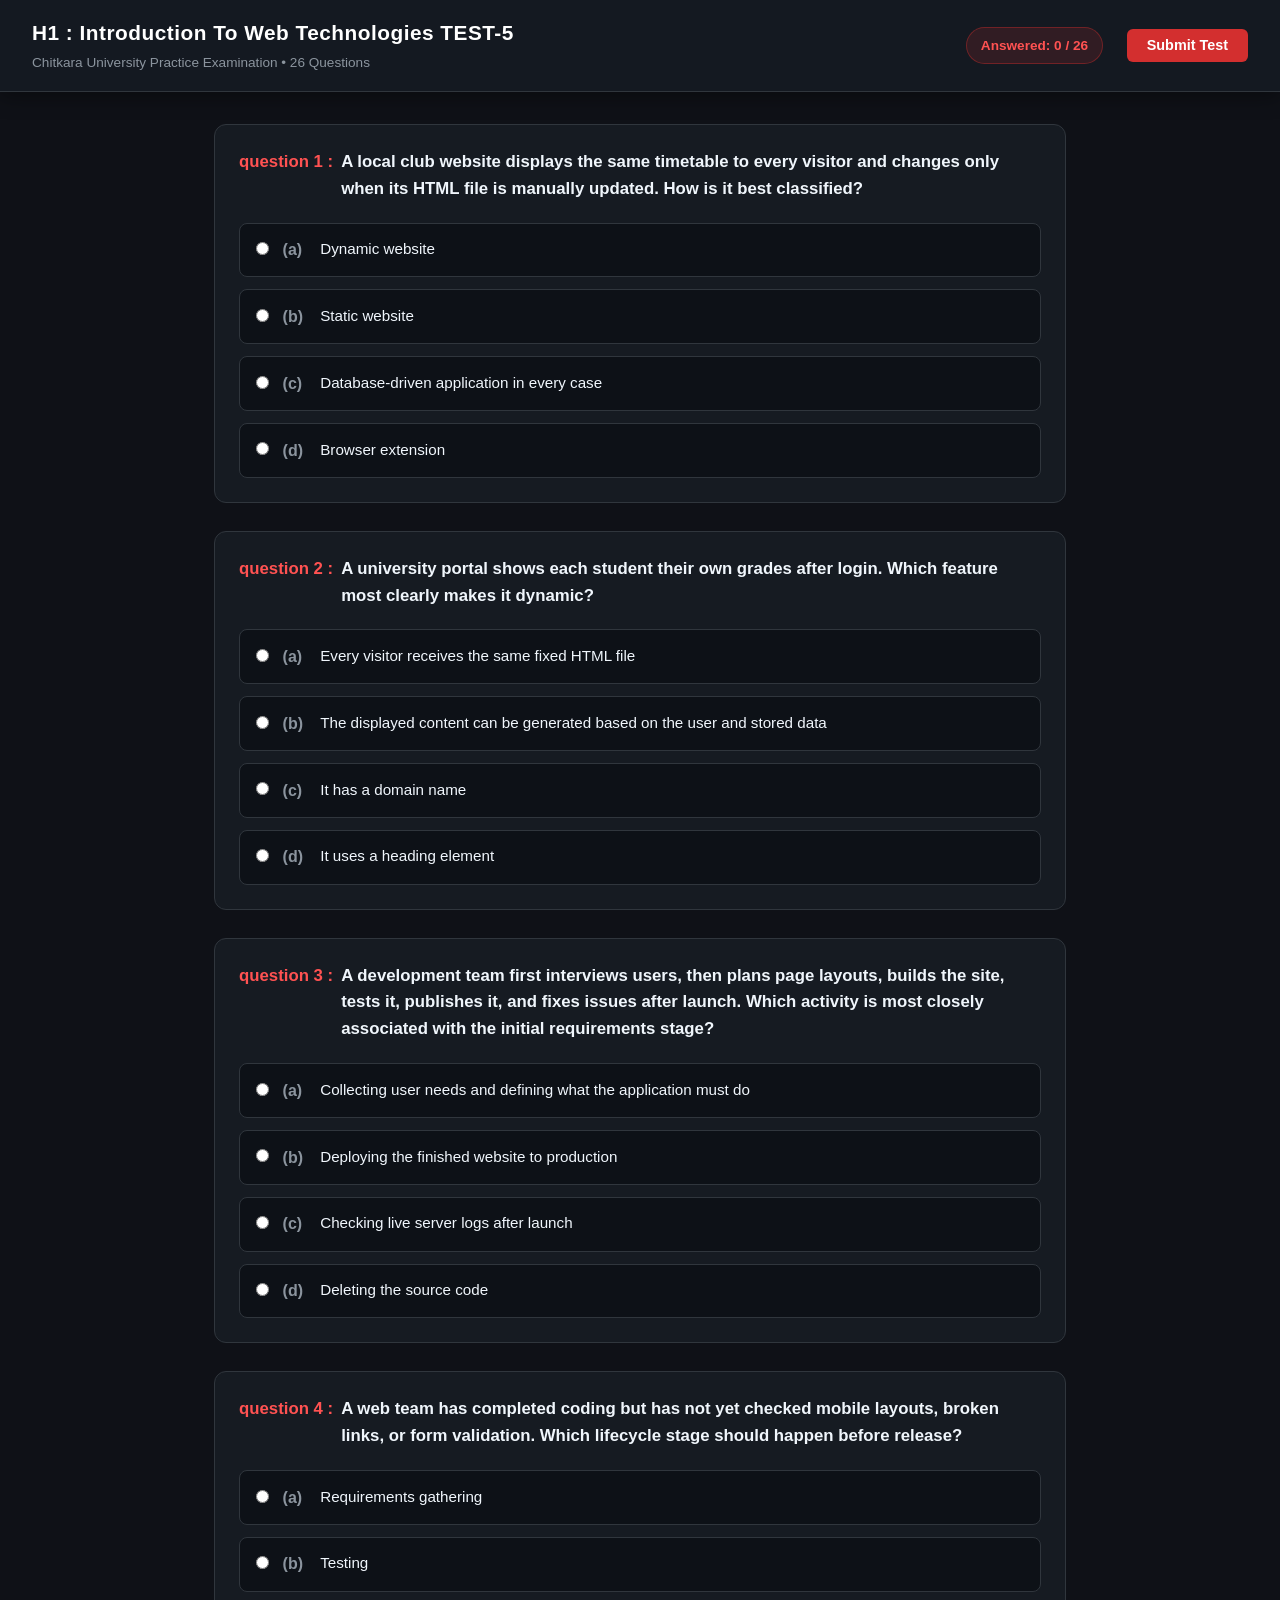
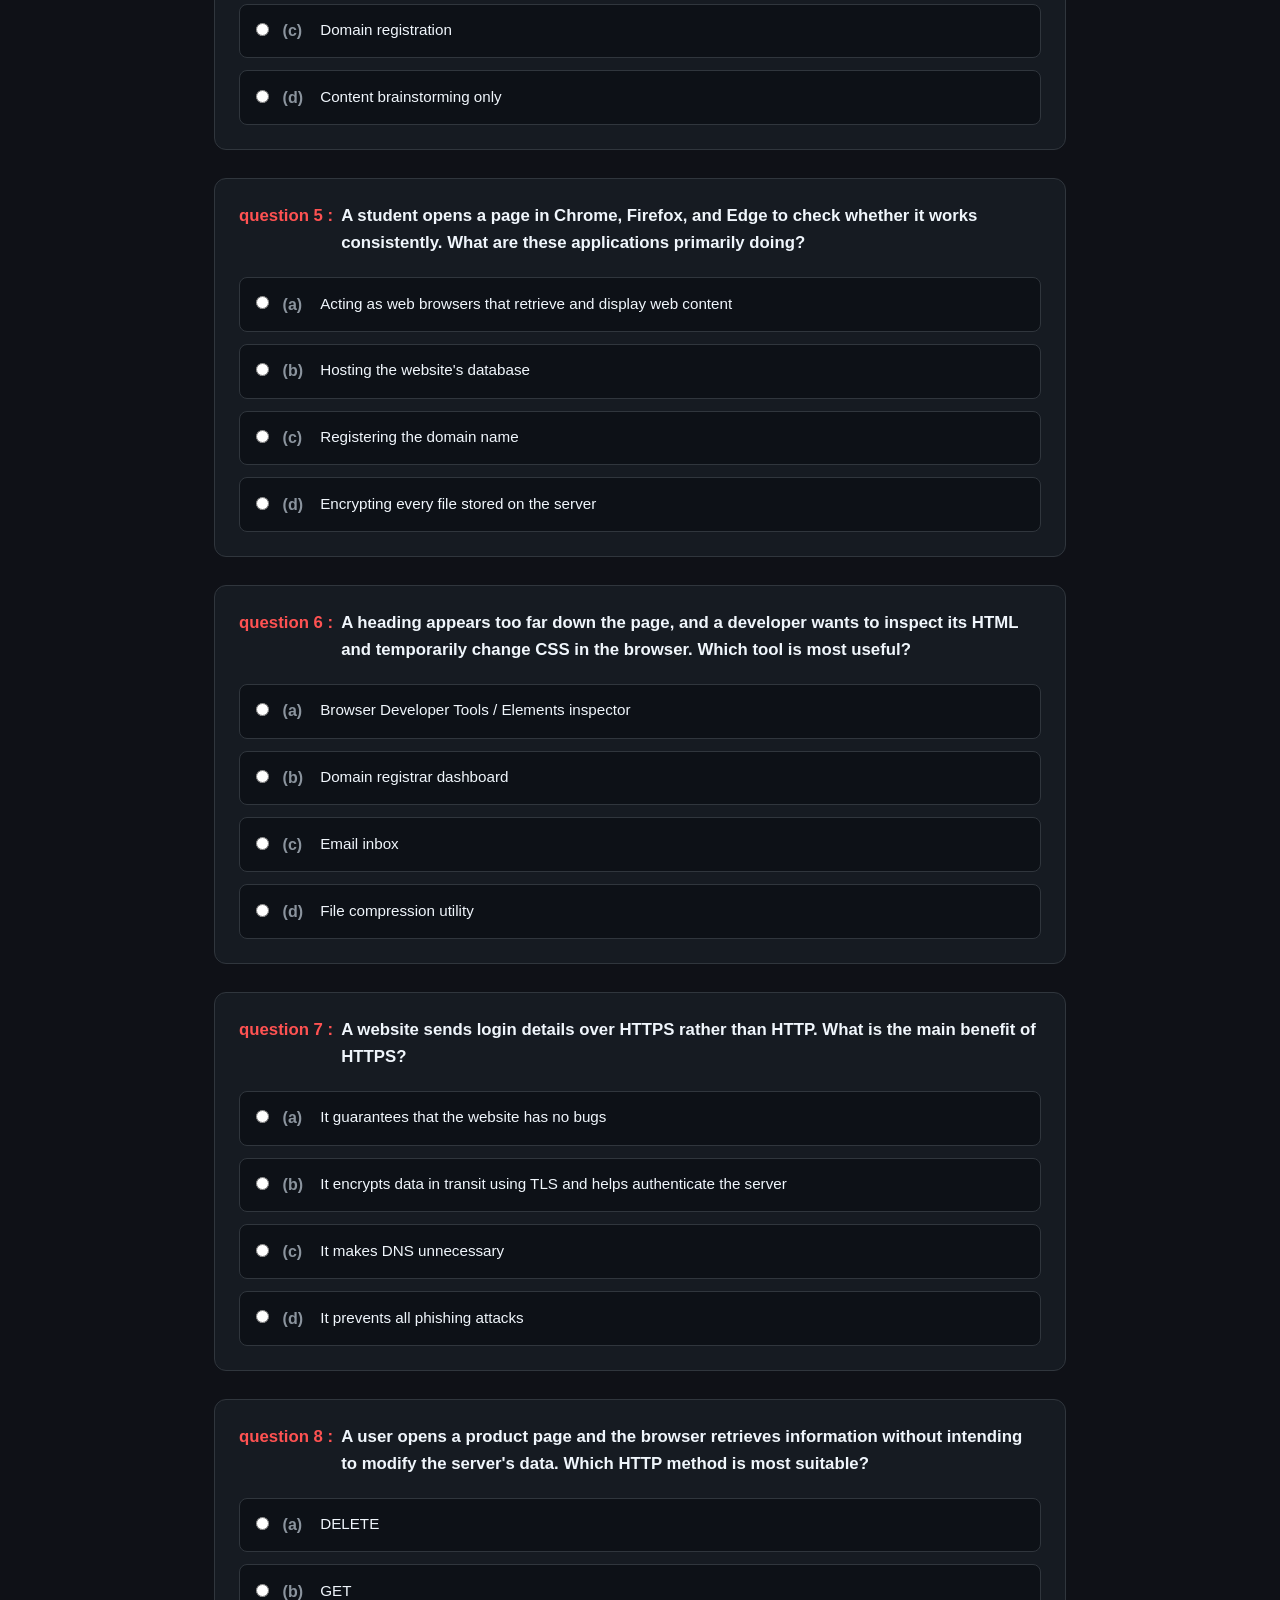
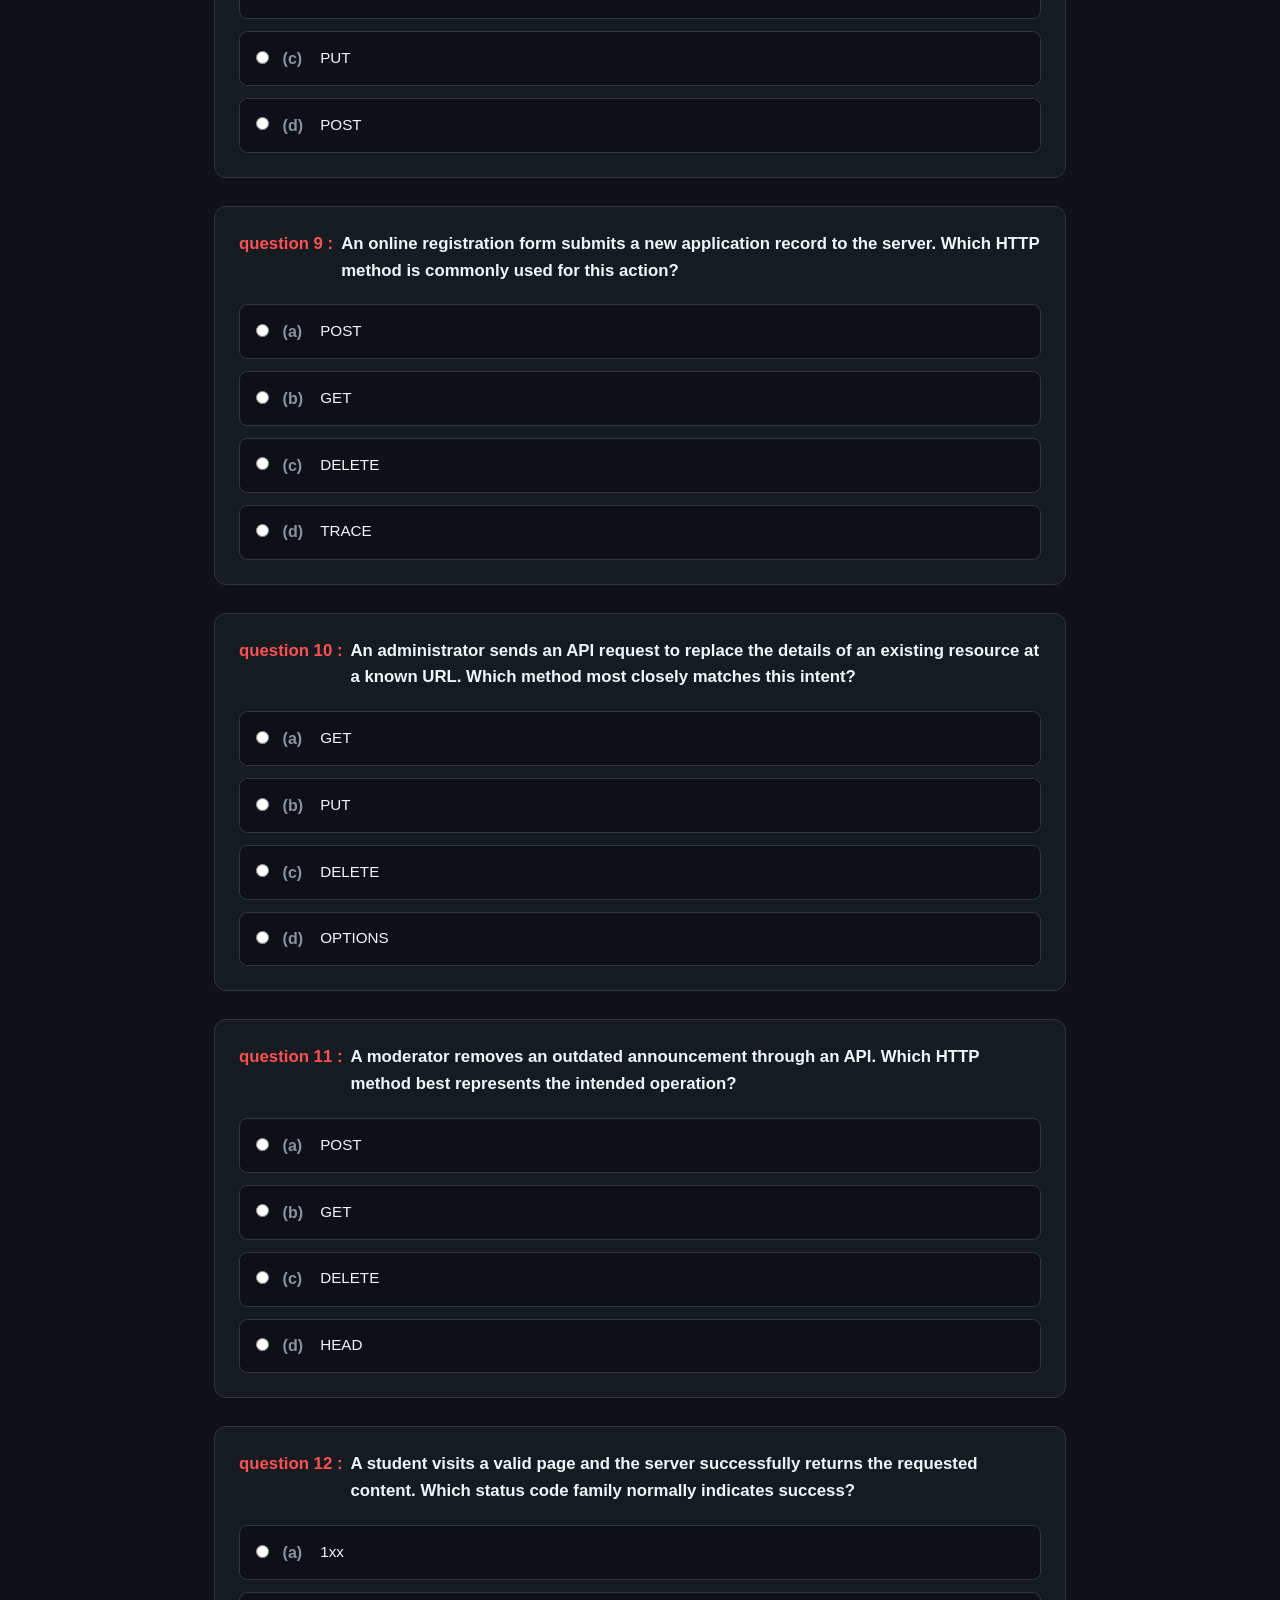
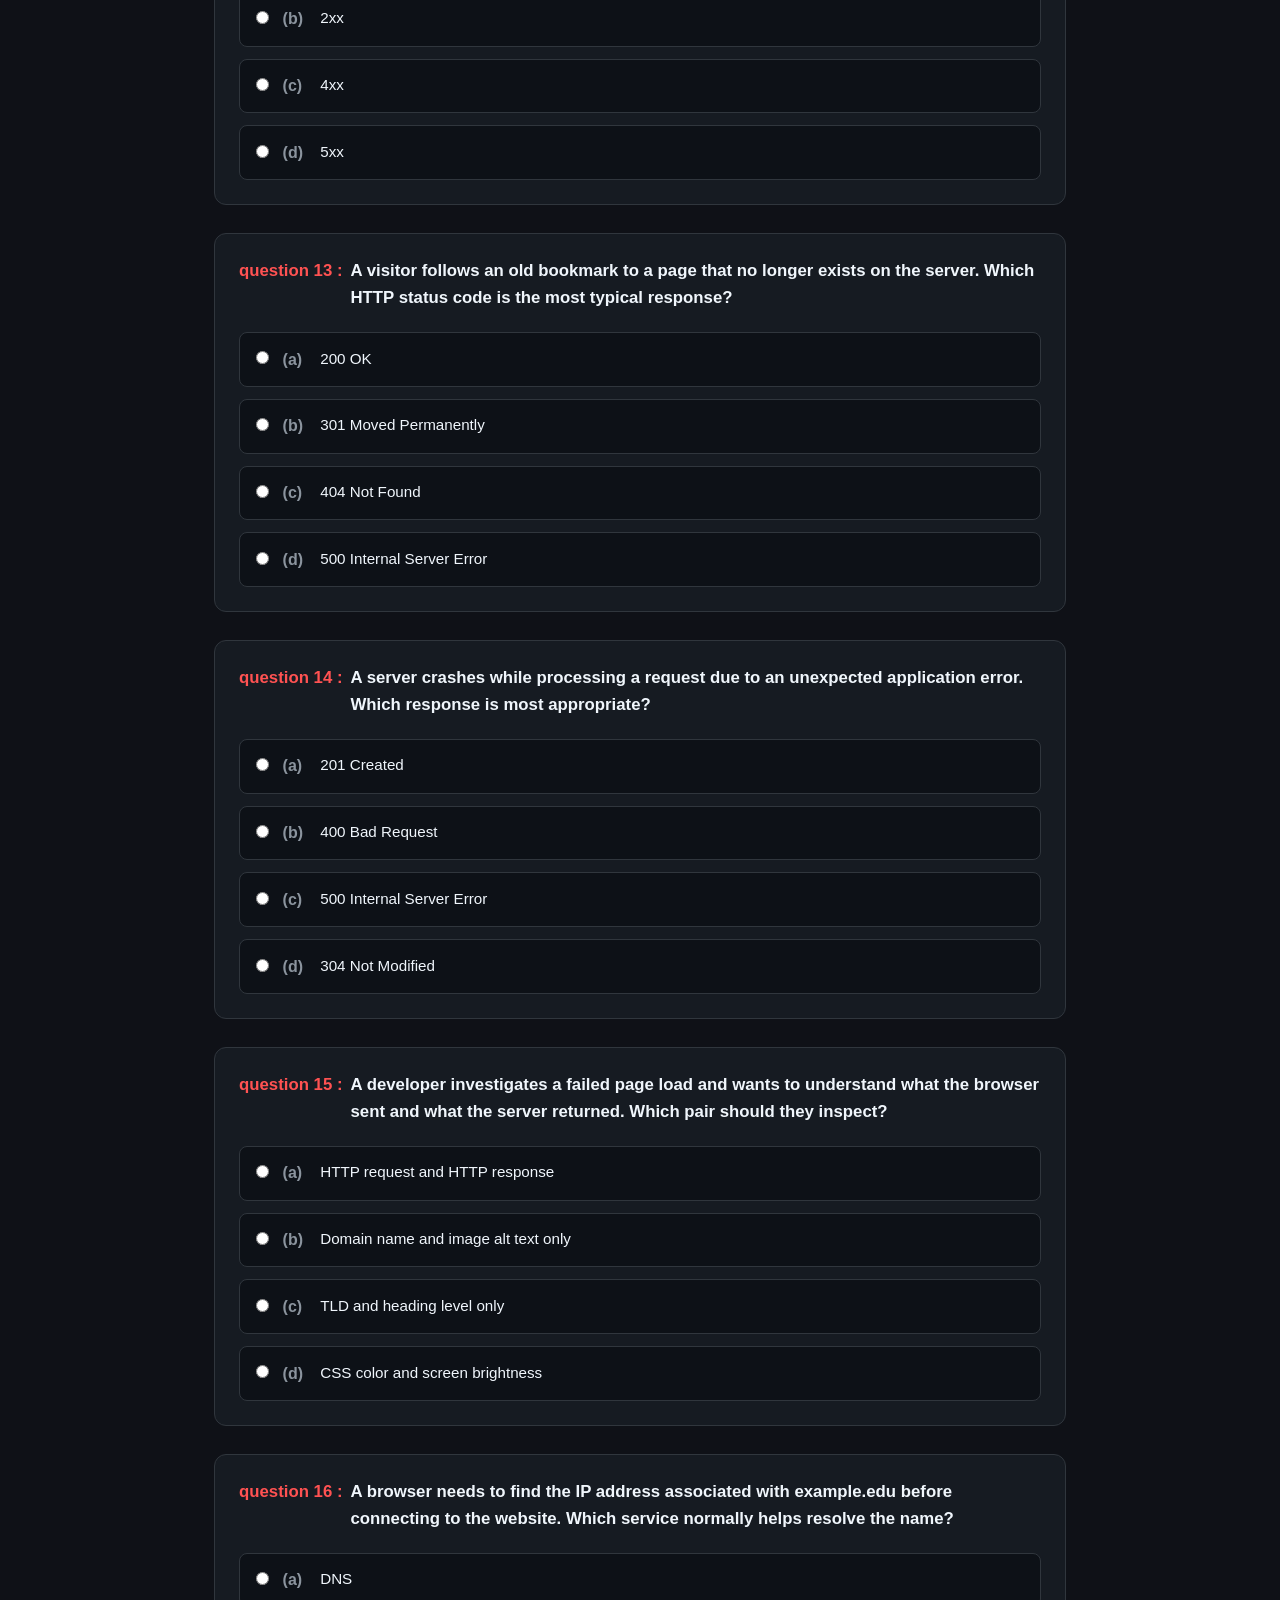
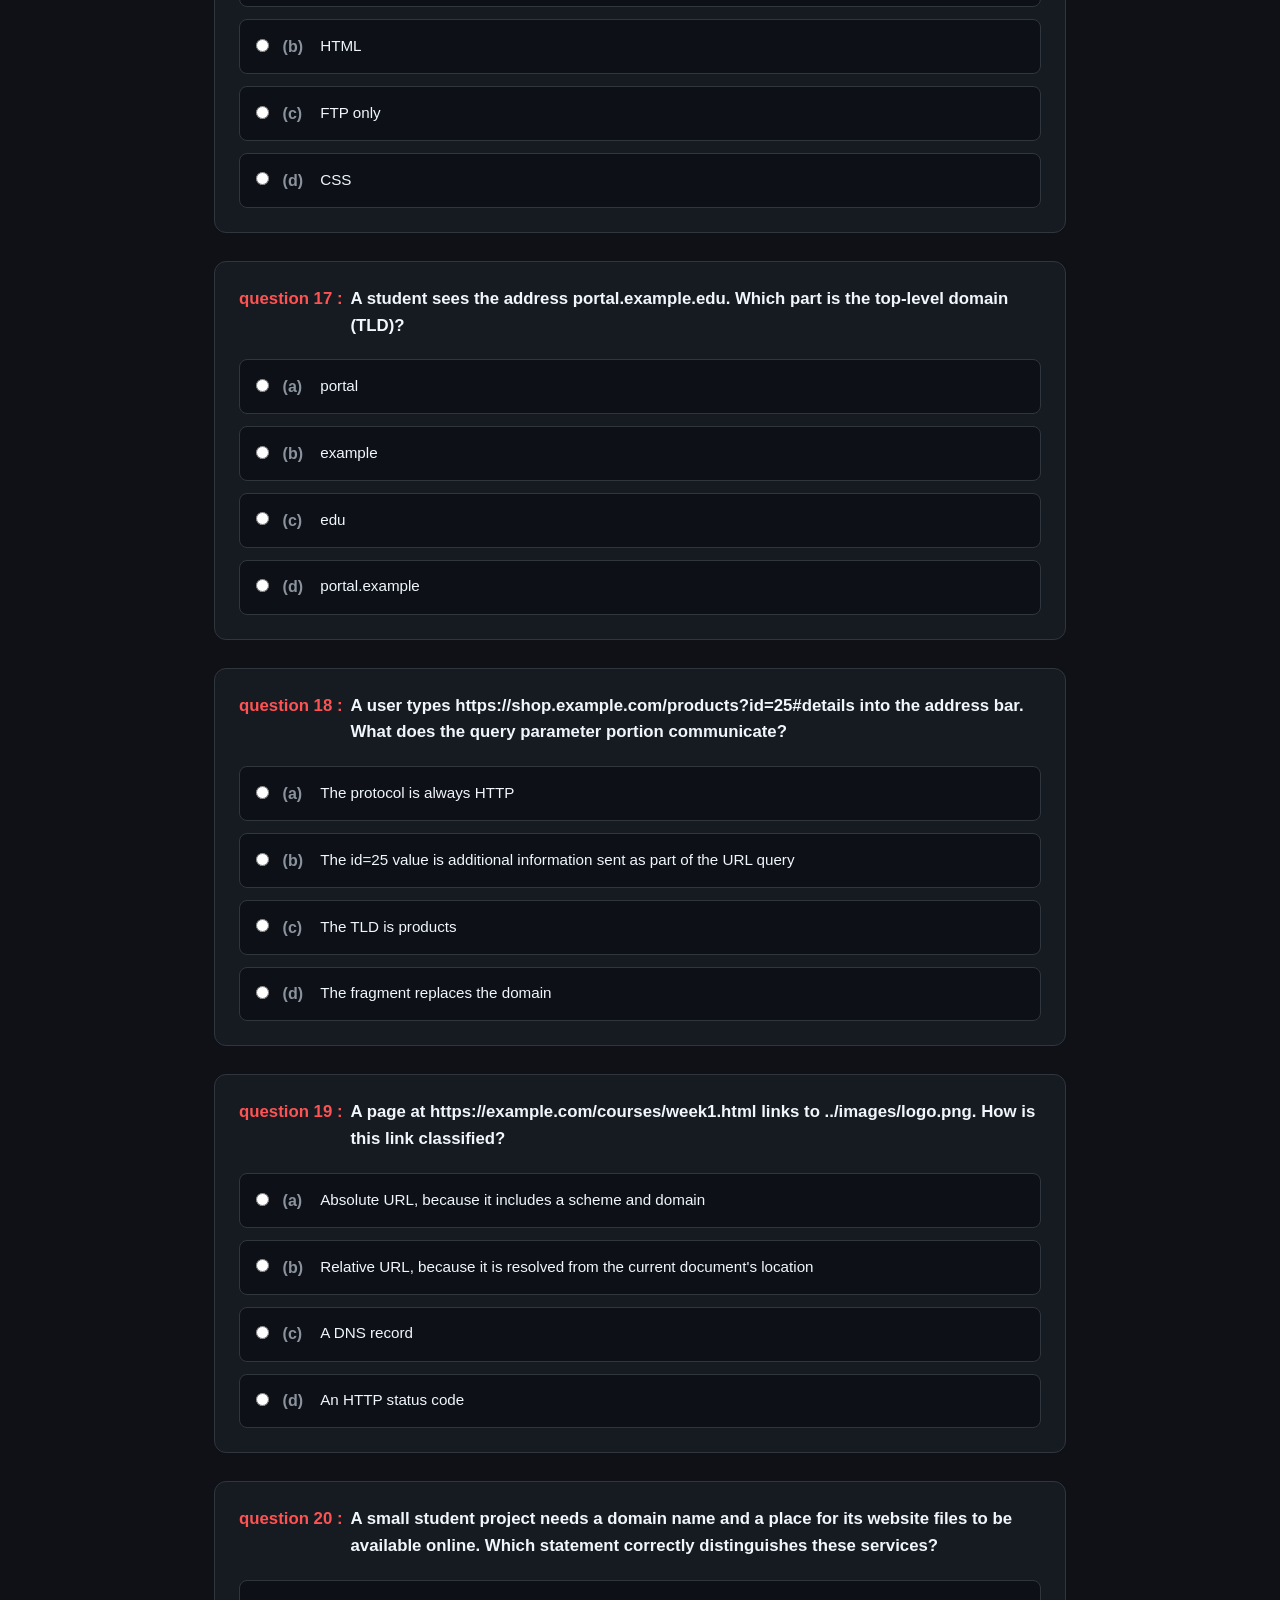
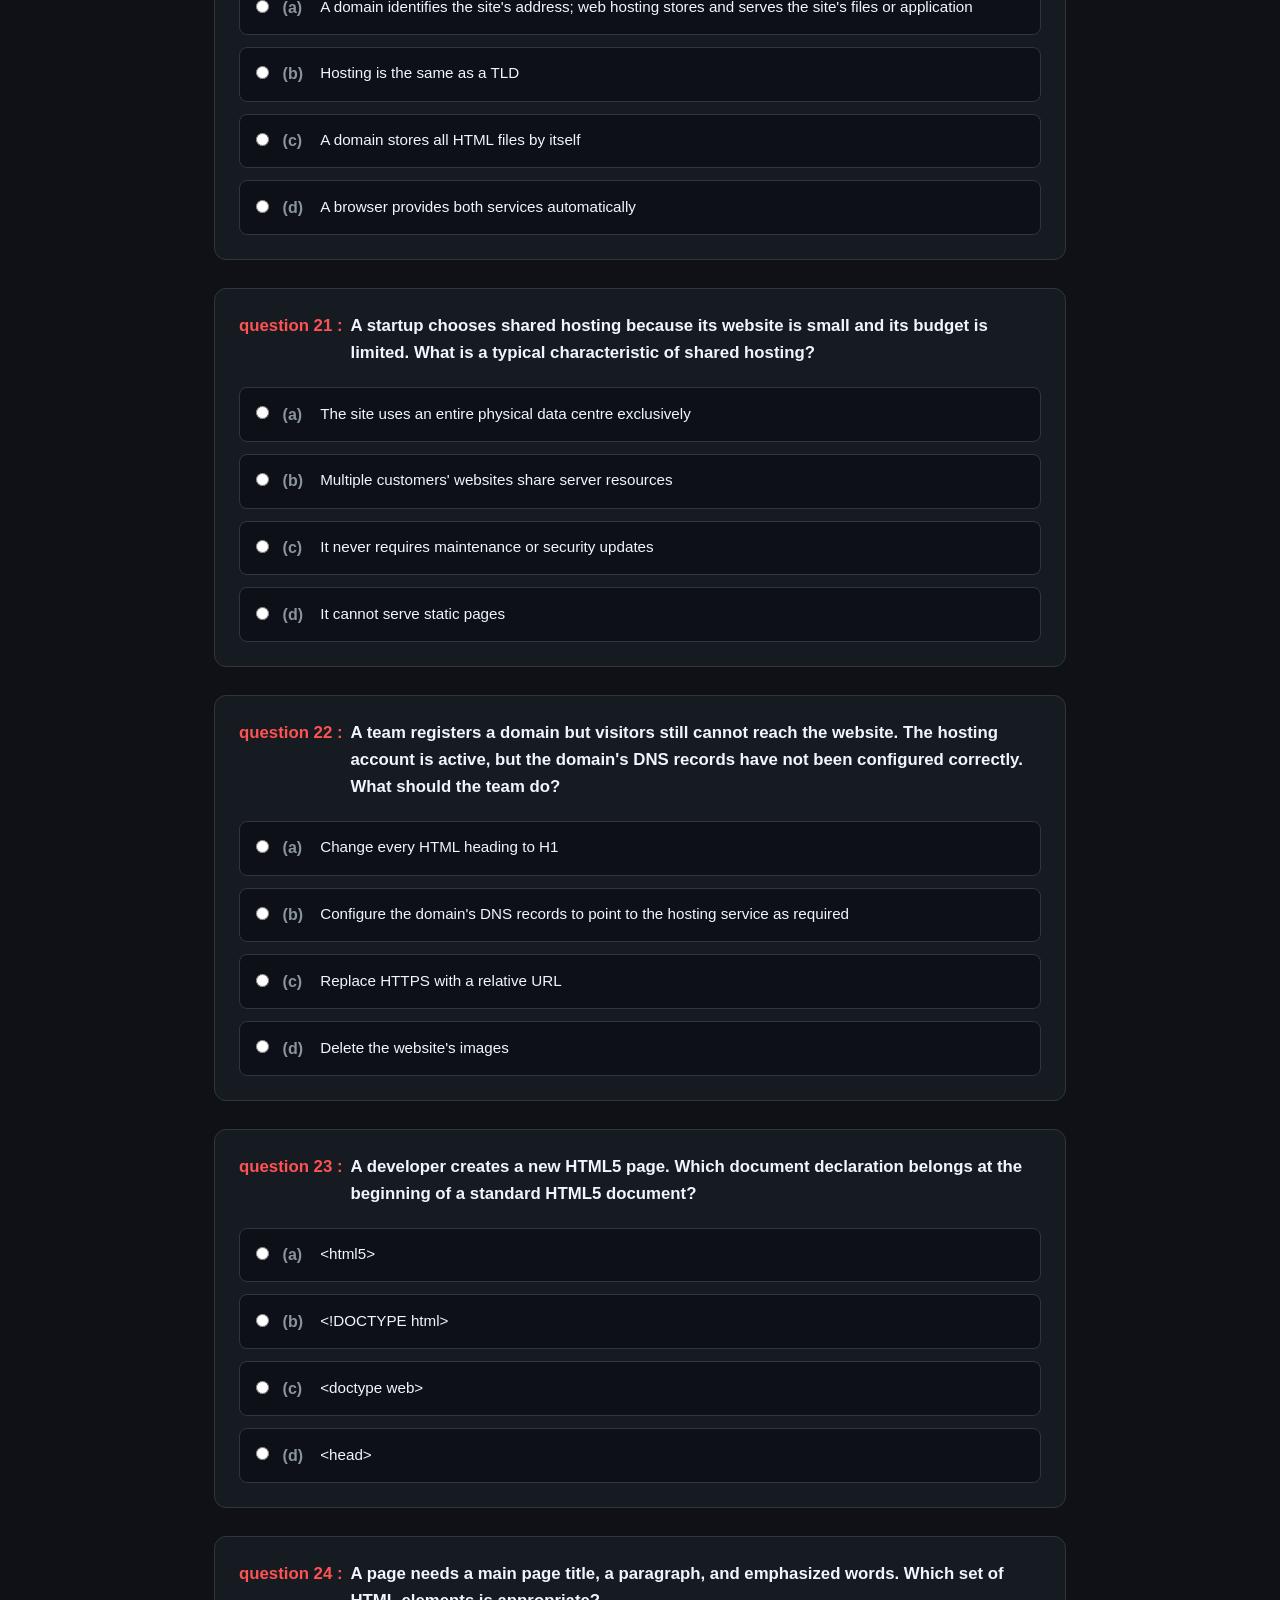
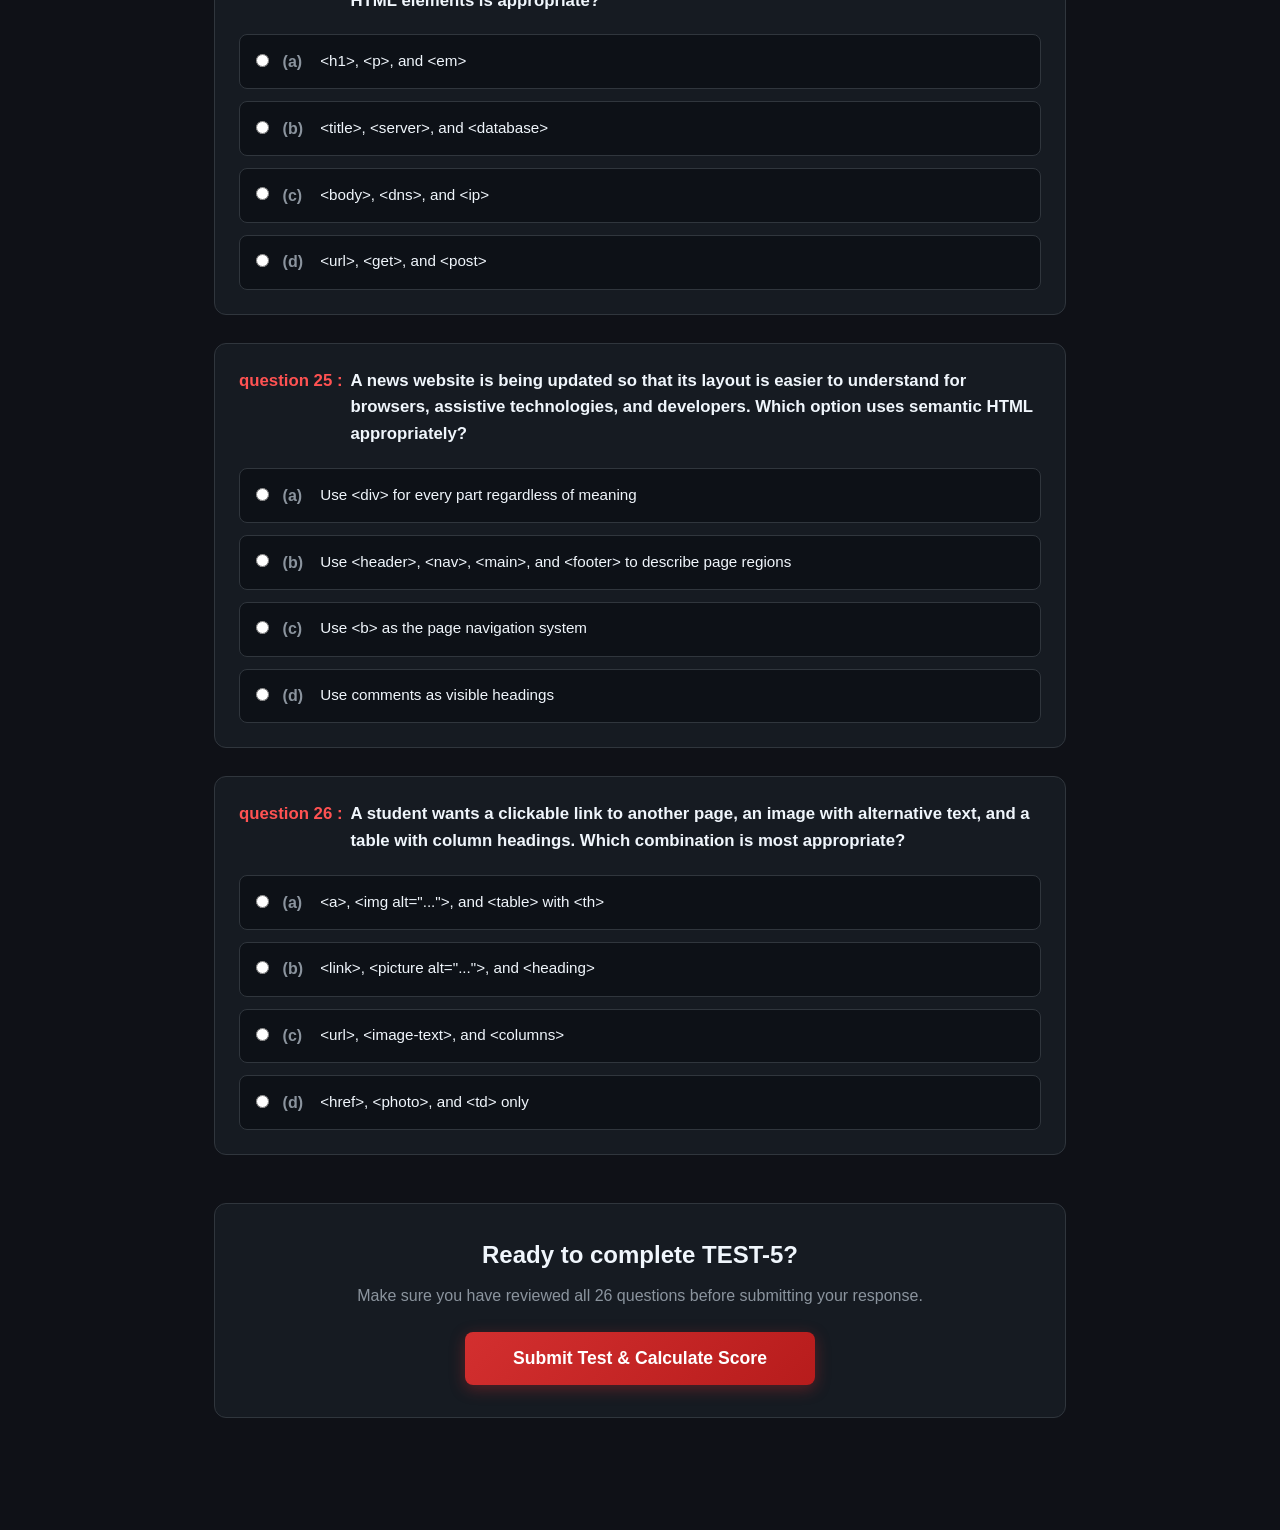
<file: testpages/test5/test.html>
<!DOCTYPE html>
<html lang="en">
<head>
  <meta charset="UTF-8">
  <meta name="viewport" content="width=device-width, initial-scale=1.0">
  <title>Introduction To Web Technologies TEST-5 - Chitkara University</title>
  <link rel="stylesheet" href="test.css">
</head>
<body>

  <!-- Top Sticky Header Bar -->
  <header class="test-header-bar">
    <div class="test-title-section">
      <h1>H1 : Introduction To Web Technologies TEST-5</h1>
      <span class="subtitle">Chitkara University Practice Examination &bull; 26 Questions</span>
    </div>
    <div class="test-status-section">
      <span class="status-badge" id="answeredCounter">Answered: 0 / 26</span>
      <button type="button" class="btn-header-submit" onclick="submitTest()">Submit Test</button>
    </div>
  </header>

  <!-- Test Content -->
  <main class="test-container">
    <form id="quizForm">
      <!-- Question 1 -->
      <div class="question-block" id="block-q1">
        <div class="question-header">
          <span class="question-number">question 1 :</span>
          <span class="question-text">A local club website displays the same timetable to every visitor and changes only when its HTML file is manually updated. How is it best classified?</span>
        </div>
        <div class="options-group">
          <label class="option-label" for="q1_a">
            <input type="radio" id="q1_a" name="question 1" value="A">
            <span class="option-marker">(a)</span>
            <span class="option-text">Dynamic website</span>
          </label>
          <label class="option-label" for="q1_b">
            <input type="radio" id="q1_b" name="question 1" value="B">
            <span class="option-marker">(b)</span>
            <span class="option-text">Static website</span>
          </label>
          <label class="option-label" for="q1_c">
            <input type="radio" id="q1_c" name="question 1" value="C">
            <span class="option-marker">(c)</span>
            <span class="option-text">Database-driven application in every case</span>
          </label>
          <label class="option-label" for="q1_d">
            <input type="radio" id="q1_d" name="question 1" value="D">
            <span class="option-marker">(d)</span>
            <span class="option-text">Browser extension</span>
          </label>
        </div>
      </div>

      <!-- Question 2 -->
      <div class="question-block" id="block-q2">
        <div class="question-header">
          <span class="question-number">question 2 :</span>
          <span class="question-text">A university portal shows each student their own grades after login. Which feature most clearly makes it dynamic?</span>
        </div>
        <div class="options-group">
          <label class="option-label" for="q2_a">
            <input type="radio" id="q2_a" name="question 2" value="A">
            <span class="option-marker">(a)</span>
            <span class="option-text">Every visitor receives the same fixed HTML file</span>
          </label>
          <label class="option-label" for="q2_b">
            <input type="radio" id="q2_b" name="question 2" value="B">
            <span class="option-marker">(b)</span>
            <span class="option-text">The displayed content can be generated based on the user and stored data</span>
          </label>
          <label class="option-label" for="q2_c">
            <input type="radio" id="q2_c" name="question 2" value="C">
            <span class="option-marker">(c)</span>
            <span class="option-text">It has a domain name</span>
          </label>
          <label class="option-label" for="q2_d">
            <input type="radio" id="q2_d" name="question 2" value="D">
            <span class="option-marker">(d)</span>
            <span class="option-text">It uses a heading element</span>
          </label>
        </div>
      </div>

      <!-- Question 3 -->
      <div class="question-block" id="block-q3">
        <div class="question-header">
          <span class="question-number">question 3 :</span>
          <span class="question-text">A development team first interviews users, then plans page layouts, builds the site, tests it, publishes it, and fixes issues after launch. Which activity is most closely associated with the initial requirements stage?</span>
        </div>
        <div class="options-group">
          <label class="option-label" for="q3_a">
            <input type="radio" id="q3_a" name="question 3" value="A">
            <span class="option-marker">(a)</span>
            <span class="option-text">Collecting user needs and defining what the application must do</span>
          </label>
          <label class="option-label" for="q3_b">
            <input type="radio" id="q3_b" name="question 3" value="B">
            <span class="option-marker">(b)</span>
            <span class="option-text">Deploying the finished website to production</span>
          </label>
          <label class="option-label" for="q3_c">
            <input type="radio" id="q3_c" name="question 3" value="C">
            <span class="option-marker">(c)</span>
            <span class="option-text">Checking live server logs after launch</span>
          </label>
          <label class="option-label" for="q3_d">
            <input type="radio" id="q3_d" name="question 3" value="D">
            <span class="option-marker">(d)</span>
            <span class="option-text">Deleting the source code</span>
          </label>
        </div>
      </div>

      <!-- Question 4 -->
      <div class="question-block" id="block-q4">
        <div class="question-header">
          <span class="question-number">question 4 :</span>
          <span class="question-text">A web team has completed coding but has not yet checked mobile layouts, broken links, or form validation. Which lifecycle stage should happen before release?</span>
        </div>
        <div class="options-group">
          <label class="option-label" for="q4_a">
            <input type="radio" id="q4_a" name="question 4" value="A">
            <span class="option-marker">(a)</span>
            <span class="option-text">Requirements gathering</span>
          </label>
          <label class="option-label" for="q4_b">
            <input type="radio" id="q4_b" name="question 4" value="B">
            <span class="option-marker">(b)</span>
            <span class="option-text">Testing</span>
          </label>
          <label class="option-label" for="q4_c">
            <input type="radio" id="q4_c" name="question 4" value="C">
            <span class="option-marker">(c)</span>
            <span class="option-text">Domain registration</span>
          </label>
          <label class="option-label" for="q4_d">
            <input type="radio" id="q4_d" name="question 4" value="D">
            <span class="option-marker">(d)</span>
            <span class="option-text">Content brainstorming only</span>
          </label>
        </div>
      </div>

      <!-- Question 5 -->
      <div class="question-block" id="block-q5">
        <div class="question-header">
          <span class="question-number">question 5 :</span>
          <span class="question-text">A student opens a page in Chrome, Firefox, and Edge to check whether it works consistently. What are these applications primarily doing?</span>
        </div>
        <div class="options-group">
          <label class="option-label" for="q5_a">
            <input type="radio" id="q5_a" name="question 5" value="A">
            <span class="option-marker">(a)</span>
            <span class="option-text">Acting as web browsers that retrieve and display web content</span>
          </label>
          <label class="option-label" for="q5_b">
            <input type="radio" id="q5_b" name="question 5" value="B">
            <span class="option-marker">(b)</span>
            <span class="option-text">Hosting the website&#x27;s database</span>
          </label>
          <label class="option-label" for="q5_c">
            <input type="radio" id="q5_c" name="question 5" value="C">
            <span class="option-marker">(c)</span>
            <span class="option-text">Registering the domain name</span>
          </label>
          <label class="option-label" for="q5_d">
            <input type="radio" id="q5_d" name="question 5" value="D">
            <span class="option-marker">(d)</span>
            <span class="option-text">Encrypting every file stored on the server</span>
          </label>
        </div>
      </div>

      <!-- Question 6 -->
      <div class="question-block" id="block-q6">
        <div class="question-header">
          <span class="question-number">question 6 :</span>
          <span class="question-text">A heading appears too far down the page, and a developer wants to inspect its HTML and temporarily change CSS in the browser. Which tool is most useful?</span>
        </div>
        <div class="options-group">
          <label class="option-label" for="q6_a">
            <input type="radio" id="q6_a" name="question 6" value="A">
            <span class="option-marker">(a)</span>
            <span class="option-text">Browser Developer Tools / Elements inspector</span>
          </label>
          <label class="option-label" for="q6_b">
            <input type="radio" id="q6_b" name="question 6" value="B">
            <span class="option-marker">(b)</span>
            <span class="option-text">Domain registrar dashboard</span>
          </label>
          <label class="option-label" for="q6_c">
            <input type="radio" id="q6_c" name="question 6" value="C">
            <span class="option-marker">(c)</span>
            <span class="option-text">Email inbox</span>
          </label>
          <label class="option-label" for="q6_d">
            <input type="radio" id="q6_d" name="question 6" value="D">
            <span class="option-marker">(d)</span>
            <span class="option-text">File compression utility</span>
          </label>
        </div>
      </div>

      <!-- Question 7 -->
      <div class="question-block" id="block-q7">
        <div class="question-header">
          <span class="question-number">question 7 :</span>
          <span class="question-text">A website sends login details over HTTPS rather than HTTP. What is the main benefit of HTTPS?</span>
        </div>
        <div class="options-group">
          <label class="option-label" for="q7_a">
            <input type="radio" id="q7_a" name="question 7" value="A">
            <span class="option-marker">(a)</span>
            <span class="option-text">It guarantees that the website has no bugs</span>
          </label>
          <label class="option-label" for="q7_b">
            <input type="radio" id="q7_b" name="question 7" value="B">
            <span class="option-marker">(b)</span>
            <span class="option-text">It encrypts data in transit using TLS and helps authenticate the server</span>
          </label>
          <label class="option-label" for="q7_c">
            <input type="radio" id="q7_c" name="question 7" value="C">
            <span class="option-marker">(c)</span>
            <span class="option-text">It makes DNS unnecessary</span>
          </label>
          <label class="option-label" for="q7_d">
            <input type="radio" id="q7_d" name="question 7" value="D">
            <span class="option-marker">(d)</span>
            <span class="option-text">It prevents all phishing attacks</span>
          </label>
        </div>
      </div>

      <!-- Question 8 -->
      <div class="question-block" id="block-q8">
        <div class="question-header">
          <span class="question-number">question 8 :</span>
          <span class="question-text">A user opens a product page and the browser retrieves information without intending to modify the server&#x27;s data. Which HTTP method is most suitable?</span>
        </div>
        <div class="options-group">
          <label class="option-label" for="q8_a">
            <input type="radio" id="q8_a" name="question 8" value="A">
            <span class="option-marker">(a)</span>
            <span class="option-text">DELETE</span>
          </label>
          <label class="option-label" for="q8_b">
            <input type="radio" id="q8_b" name="question 8" value="B">
            <span class="option-marker">(b)</span>
            <span class="option-text">GET</span>
          </label>
          <label class="option-label" for="q8_c">
            <input type="radio" id="q8_c" name="question 8" value="C">
            <span class="option-marker">(c)</span>
            <span class="option-text">PUT</span>
          </label>
          <label class="option-label" for="q8_d">
            <input type="radio" id="q8_d" name="question 8" value="D">
            <span class="option-marker">(d)</span>
            <span class="option-text">POST</span>
          </label>
        </div>
      </div>

      <!-- Question 9 -->
      <div class="question-block" id="block-q9">
        <div class="question-header">
          <span class="question-number">question 9 :</span>
          <span class="question-text">An online registration form submits a new application record to the server. Which HTTP method is commonly used for this action?</span>
        </div>
        <div class="options-group">
          <label class="option-label" for="q9_a">
            <input type="radio" id="q9_a" name="question 9" value="A">
            <span class="option-marker">(a)</span>
            <span class="option-text">POST</span>
          </label>
          <label class="option-label" for="q9_b">
            <input type="radio" id="q9_b" name="question 9" value="B">
            <span class="option-marker">(b)</span>
            <span class="option-text">GET</span>
          </label>
          <label class="option-label" for="q9_c">
            <input type="radio" id="q9_c" name="question 9" value="C">
            <span class="option-marker">(c)</span>
            <span class="option-text">DELETE</span>
          </label>
          <label class="option-label" for="q9_d">
            <input type="radio" id="q9_d" name="question 9" value="D">
            <span class="option-marker">(d)</span>
            <span class="option-text">TRACE</span>
          </label>
        </div>
      </div>

      <!-- Question 10 -->
      <div class="question-block" id="block-q10">
        <div class="question-header">
          <span class="question-number">question 10 :</span>
          <span class="question-text">An administrator sends an API request to replace the details of an existing resource at a known URL. Which method most closely matches this intent?</span>
        </div>
        <div class="options-group">
          <label class="option-label" for="q10_a">
            <input type="radio" id="q10_a" name="question 10" value="A">
            <span class="option-marker">(a)</span>
            <span class="option-text">GET</span>
          </label>
          <label class="option-label" for="q10_b">
            <input type="radio" id="q10_b" name="question 10" value="B">
            <span class="option-marker">(b)</span>
            <span class="option-text">PUT</span>
          </label>
          <label class="option-label" for="q10_c">
            <input type="radio" id="q10_c" name="question 10" value="C">
            <span class="option-marker">(c)</span>
            <span class="option-text">DELETE</span>
          </label>
          <label class="option-label" for="q10_d">
            <input type="radio" id="q10_d" name="question 10" value="D">
            <span class="option-marker">(d)</span>
            <span class="option-text">OPTIONS</span>
          </label>
        </div>
      </div>

      <!-- Question 11 -->
      <div class="question-block" id="block-q11">
        <div class="question-header">
          <span class="question-number">question 11 :</span>
          <span class="question-text">A moderator removes an outdated announcement through an API. Which HTTP method best represents the intended operation?</span>
        </div>
        <div class="options-group">
          <label class="option-label" for="q11_a">
            <input type="radio" id="q11_a" name="question 11" value="A">
            <span class="option-marker">(a)</span>
            <span class="option-text">POST</span>
          </label>
          <label class="option-label" for="q11_b">
            <input type="radio" id="q11_b" name="question 11" value="B">
            <span class="option-marker">(b)</span>
            <span class="option-text">GET</span>
          </label>
          <label class="option-label" for="q11_c">
            <input type="radio" id="q11_c" name="question 11" value="C">
            <span class="option-marker">(c)</span>
            <span class="option-text">DELETE</span>
          </label>
          <label class="option-label" for="q11_d">
            <input type="radio" id="q11_d" name="question 11" value="D">
            <span class="option-marker">(d)</span>
            <span class="option-text">HEAD</span>
          </label>
        </div>
      </div>

      <!-- Question 12 -->
      <div class="question-block" id="block-q12">
        <div class="question-header">
          <span class="question-number">question 12 :</span>
          <span class="question-text">A student visits a valid page and the server successfully returns the requested content. Which status code family normally indicates success?</span>
        </div>
        <div class="options-group">
          <label class="option-label" for="q12_a">
            <input type="radio" id="q12_a" name="question 12" value="A">
            <span class="option-marker">(a)</span>
            <span class="option-text">1xx</span>
          </label>
          <label class="option-label" for="q12_b">
            <input type="radio" id="q12_b" name="question 12" value="B">
            <span class="option-marker">(b)</span>
            <span class="option-text">2xx</span>
          </label>
          <label class="option-label" for="q12_c">
            <input type="radio" id="q12_c" name="question 12" value="C">
            <span class="option-marker">(c)</span>
            <span class="option-text">4xx</span>
          </label>
          <label class="option-label" for="q12_d">
            <input type="radio" id="q12_d" name="question 12" value="D">
            <span class="option-marker">(d)</span>
            <span class="option-text">5xx</span>
          </label>
        </div>
      </div>

      <!-- Question 13 -->
      <div class="question-block" id="block-q13">
        <div class="question-header">
          <span class="question-number">question 13 :</span>
          <span class="question-text">A visitor follows an old bookmark to a page that no longer exists on the server. Which HTTP status code is the most typical response?</span>
        </div>
        <div class="options-group">
          <label class="option-label" for="q13_a">
            <input type="radio" id="q13_a" name="question 13" value="A">
            <span class="option-marker">(a)</span>
            <span class="option-text">200 OK</span>
          </label>
          <label class="option-label" for="q13_b">
            <input type="radio" id="q13_b" name="question 13" value="B">
            <span class="option-marker">(b)</span>
            <span class="option-text">301 Moved Permanently</span>
          </label>
          <label class="option-label" for="q13_c">
            <input type="radio" id="q13_c" name="question 13" value="C">
            <span class="option-marker">(c)</span>
            <span class="option-text">404 Not Found</span>
          </label>
          <label class="option-label" for="q13_d">
            <input type="radio" id="q13_d" name="question 13" value="D">
            <span class="option-marker">(d)</span>
            <span class="option-text">500 Internal Server Error</span>
          </label>
        </div>
      </div>

      <!-- Question 14 -->
      <div class="question-block" id="block-q14">
        <div class="question-header">
          <span class="question-number">question 14 :</span>
          <span class="question-text">A server crashes while processing a request due to an unexpected application error. Which response is most appropriate?</span>
        </div>
        <div class="options-group">
          <label class="option-label" for="q14_a">
            <input type="radio" id="q14_a" name="question 14" value="A">
            <span class="option-marker">(a)</span>
            <span class="option-text">201 Created</span>
          </label>
          <label class="option-label" for="q14_b">
            <input type="radio" id="q14_b" name="question 14" value="B">
            <span class="option-marker">(b)</span>
            <span class="option-text">400 Bad Request</span>
          </label>
          <label class="option-label" for="q14_c">
            <input type="radio" id="q14_c" name="question 14" value="C">
            <span class="option-marker">(c)</span>
            <span class="option-text">500 Internal Server Error</span>
          </label>
          <label class="option-label" for="q14_d">
            <input type="radio" id="q14_d" name="question 14" value="D">
            <span class="option-marker">(d)</span>
            <span class="option-text">304 Not Modified</span>
          </label>
        </div>
      </div>

      <!-- Question 15 -->
      <div class="question-block" id="block-q15">
        <div class="question-header">
          <span class="question-number">question 15 :</span>
          <span class="question-text">A developer investigates a failed page load and wants to understand what the browser sent and what the server returned. Which pair should they inspect?</span>
        </div>
        <div class="options-group">
          <label class="option-label" for="q15_a">
            <input type="radio" id="q15_a" name="question 15" value="A">
            <span class="option-marker">(a)</span>
            <span class="option-text">HTTP request and HTTP response</span>
          </label>
          <label class="option-label" for="q15_b">
            <input type="radio" id="q15_b" name="question 15" value="B">
            <span class="option-marker">(b)</span>
            <span class="option-text">Domain name and image alt text only</span>
          </label>
          <label class="option-label" for="q15_c">
            <input type="radio" id="q15_c" name="question 15" value="C">
            <span class="option-marker">(c)</span>
            <span class="option-text">TLD and heading level only</span>
          </label>
          <label class="option-label" for="q15_d">
            <input type="radio" id="q15_d" name="question 15" value="D">
            <span class="option-marker">(d)</span>
            <span class="option-text">CSS color and screen brightness</span>
          </label>
        </div>
      </div>

      <!-- Question 16 -->
      <div class="question-block" id="block-q16">
        <div class="question-header">
          <span class="question-number">question 16 :</span>
          <span class="question-text">A browser needs to find the IP address associated with example.edu before connecting to the website. Which service normally helps resolve the name?</span>
        </div>
        <div class="options-group">
          <label class="option-label" for="q16_a">
            <input type="radio" id="q16_a" name="question 16" value="A">
            <span class="option-marker">(a)</span>
            <span class="option-text">DNS</span>
          </label>
          <label class="option-label" for="q16_b">
            <input type="radio" id="q16_b" name="question 16" value="B">
            <span class="option-marker">(b)</span>
            <span class="option-text">HTML</span>
          </label>
          <label class="option-label" for="q16_c">
            <input type="radio" id="q16_c" name="question 16" value="C">
            <span class="option-marker">(c)</span>
            <span class="option-text">FTP only</span>
          </label>
          <label class="option-label" for="q16_d">
            <input type="radio" id="q16_d" name="question 16" value="D">
            <span class="option-marker">(d)</span>
            <span class="option-text">CSS</span>
          </label>
        </div>
      </div>

      <!-- Question 17 -->
      <div class="question-block" id="block-q17">
        <div class="question-header">
          <span class="question-number">question 17 :</span>
          <span class="question-text">A student sees the address portal.example.edu. Which part is the top-level domain (TLD)?</span>
        </div>
        <div class="options-group">
          <label class="option-label" for="q17_a">
            <input type="radio" id="q17_a" name="question 17" value="A">
            <span class="option-marker">(a)</span>
            <span class="option-text">portal</span>
          </label>
          <label class="option-label" for="q17_b">
            <input type="radio" id="q17_b" name="question 17" value="B">
            <span class="option-marker">(b)</span>
            <span class="option-text">example</span>
          </label>
          <label class="option-label" for="q17_c">
            <input type="radio" id="q17_c" name="question 17" value="C">
            <span class="option-marker">(c)</span>
            <span class="option-text">edu</span>
          </label>
          <label class="option-label" for="q17_d">
            <input type="radio" id="q17_d" name="question 17" value="D">
            <span class="option-marker">(d)</span>
            <span class="option-text">portal.example</span>
          </label>
        </div>
      </div>

      <!-- Question 18 -->
      <div class="question-block" id="block-q18">
        <div class="question-header">
          <span class="question-number">question 18 :</span>
          <span class="question-text">A user types https://shop.example.com/products?id=25#details into the address bar. What does the query parameter portion communicate?</span>
        </div>
        <div class="options-group">
          <label class="option-label" for="q18_a">
            <input type="radio" id="q18_a" name="question 18" value="A">
            <span class="option-marker">(a)</span>
            <span class="option-text">The protocol is always HTTP</span>
          </label>
          <label class="option-label" for="q18_b">
            <input type="radio" id="q18_b" name="question 18" value="B">
            <span class="option-marker">(b)</span>
            <span class="option-text">The id=25 value is additional information sent as part of the URL query</span>
          </label>
          <label class="option-label" for="q18_c">
            <input type="radio" id="q18_c" name="question 18" value="C">
            <span class="option-marker">(c)</span>
            <span class="option-text">The TLD is products</span>
          </label>
          <label class="option-label" for="q18_d">
            <input type="radio" id="q18_d" name="question 18" value="D">
            <span class="option-marker">(d)</span>
            <span class="option-text">The fragment replaces the domain</span>
          </label>
        </div>
      </div>

      <!-- Question 19 -->
      <div class="question-block" id="block-q19">
        <div class="question-header">
          <span class="question-number">question 19 :</span>
          <span class="question-text">A page at https://example.com/courses/week1.html links to ../images/logo.png. How is this link classified?</span>
        </div>
        <div class="options-group">
          <label class="option-label" for="q19_a">
            <input type="radio" id="q19_a" name="question 19" value="A">
            <span class="option-marker">(a)</span>
            <span class="option-text">Absolute URL, because it includes a scheme and domain</span>
          </label>
          <label class="option-label" for="q19_b">
            <input type="radio" id="q19_b" name="question 19" value="B">
            <span class="option-marker">(b)</span>
            <span class="option-text">Relative URL, because it is resolved from the current document&#x27;s location</span>
          </label>
          <label class="option-label" for="q19_c">
            <input type="radio" id="q19_c" name="question 19" value="C">
            <span class="option-marker">(c)</span>
            <span class="option-text">A DNS record</span>
          </label>
          <label class="option-label" for="q19_d">
            <input type="radio" id="q19_d" name="question 19" value="D">
            <span class="option-marker">(d)</span>
            <span class="option-text">An HTTP status code</span>
          </label>
        </div>
      </div>

      <!-- Question 20 -->
      <div class="question-block" id="block-q20">
        <div class="question-header">
          <span class="question-number">question 20 :</span>
          <span class="question-text">A small student project needs a domain name and a place for its website files to be available online. Which statement correctly distinguishes these services?</span>
        </div>
        <div class="options-group">
          <label class="option-label" for="q20_a">
            <input type="radio" id="q20_a" name="question 20" value="A">
            <span class="option-marker">(a)</span>
            <span class="option-text">A domain identifies the site&#x27;s address; web hosting stores and serves the site&#x27;s files or application</span>
          </label>
          <label class="option-label" for="q20_b">
            <input type="radio" id="q20_b" name="question 20" value="B">
            <span class="option-marker">(b)</span>
            <span class="option-text">Hosting is the same as a TLD</span>
          </label>
          <label class="option-label" for="q20_c">
            <input type="radio" id="q20_c" name="question 20" value="C">
            <span class="option-marker">(c)</span>
            <span class="option-text">A domain stores all HTML files by itself</span>
          </label>
          <label class="option-label" for="q20_d">
            <input type="radio" id="q20_d" name="question 20" value="D">
            <span class="option-marker">(d)</span>
            <span class="option-text">A browser provides both services automatically</span>
          </label>
        </div>
      </div>

      <!-- Question 21 -->
      <div class="question-block" id="block-q21">
        <div class="question-header">
          <span class="question-number">question 21 :</span>
          <span class="question-text">A startup chooses shared hosting because its website is small and its budget is limited. What is a typical characteristic of shared hosting?</span>
        </div>
        <div class="options-group">
          <label class="option-label" for="q21_a">
            <input type="radio" id="q21_a" name="question 21" value="A">
            <span class="option-marker">(a)</span>
            <span class="option-text">The site uses an entire physical data centre exclusively</span>
          </label>
          <label class="option-label" for="q21_b">
            <input type="radio" id="q21_b" name="question 21" value="B">
            <span class="option-marker">(b)</span>
            <span class="option-text">Multiple customers&#x27; websites share server resources</span>
          </label>
          <label class="option-label" for="q21_c">
            <input type="radio" id="q21_c" name="question 21" value="C">
            <span class="option-marker">(c)</span>
            <span class="option-text">It never requires maintenance or security updates</span>
          </label>
          <label class="option-label" for="q21_d">
            <input type="radio" id="q21_d" name="question 21" value="D">
            <span class="option-marker">(d)</span>
            <span class="option-text">It cannot serve static pages</span>
          </label>
        </div>
      </div>

      <!-- Question 22 -->
      <div class="question-block" id="block-q22">
        <div class="question-header">
          <span class="question-number">question 22 :</span>
          <span class="question-text">A team registers a domain but visitors still cannot reach the website. The hosting account is active, but the domain&#x27;s DNS records have not been configured correctly. What should the team do?</span>
        </div>
        <div class="options-group">
          <label class="option-label" for="q22_a">
            <input type="radio" id="q22_a" name="question 22" value="A">
            <span class="option-marker">(a)</span>
            <span class="option-text">Change every HTML heading to H1</span>
          </label>
          <label class="option-label" for="q22_b">
            <input type="radio" id="q22_b" name="question 22" value="B">
            <span class="option-marker">(b)</span>
            <span class="option-text">Configure the domain&#x27;s DNS records to point to the hosting service as required</span>
          </label>
          <label class="option-label" for="q22_c">
            <input type="radio" id="q22_c" name="question 22" value="C">
            <span class="option-marker">(c)</span>
            <span class="option-text">Replace HTTPS with a relative URL</span>
          </label>
          <label class="option-label" for="q22_d">
            <input type="radio" id="q22_d" name="question 22" value="D">
            <span class="option-marker">(d)</span>
            <span class="option-text">Delete the website&#x27;s images</span>
          </label>
        </div>
      </div>

      <!-- Question 23 -->
      <div class="question-block" id="block-q23">
        <div class="question-header">
          <span class="question-number">question 23 :</span>
          <span class="question-text">A developer creates a new HTML5 page. Which document declaration belongs at the beginning of a standard HTML5 document?</span>
        </div>
        <div class="options-group">
          <label class="option-label" for="q23_a">
            <input type="radio" id="q23_a" name="question 23" value="A">
            <span class="option-marker">(a)</span>
            <span class="option-text">&lt;html5&gt;</span>
          </label>
          <label class="option-label" for="q23_b">
            <input type="radio" id="q23_b" name="question 23" value="B">
            <span class="option-marker">(b)</span>
            <span class="option-text">&lt;!DOCTYPE html&gt;</span>
          </label>
          <label class="option-label" for="q23_c">
            <input type="radio" id="q23_c" name="question 23" value="C">
            <span class="option-marker">(c)</span>
            <span class="option-text">&lt;doctype web&gt;</span>
          </label>
          <label class="option-label" for="q23_d">
            <input type="radio" id="q23_d" name="question 23" value="D">
            <span class="option-marker">(d)</span>
            <span class="option-text">&lt;head&gt;</span>
          </label>
        </div>
      </div>

      <!-- Question 24 -->
      <div class="question-block" id="block-q24">
        <div class="question-header">
          <span class="question-number">question 24 :</span>
          <span class="question-text">A page needs a main page title, a paragraph, and emphasized words. Which set of HTML elements is appropriate?</span>
        </div>
        <div class="options-group">
          <label class="option-label" for="q24_a">
            <input type="radio" id="q24_a" name="question 24" value="A">
            <span class="option-marker">(a)</span>
            <span class="option-text">&lt;h1&gt;, &lt;p&gt;, and &lt;em&gt;</span>
          </label>
          <label class="option-label" for="q24_b">
            <input type="radio" id="q24_b" name="question 24" value="B">
            <span class="option-marker">(b)</span>
            <span class="option-text">&lt;title&gt;, &lt;server&gt;, and &lt;database&gt;</span>
          </label>
          <label class="option-label" for="q24_c">
            <input type="radio" id="q24_c" name="question 24" value="C">
            <span class="option-marker">(c)</span>
            <span class="option-text">&lt;body&gt;, &lt;dns&gt;, and &lt;ip&gt;</span>
          </label>
          <label class="option-label" for="q24_d">
            <input type="radio" id="q24_d" name="question 24" value="D">
            <span class="option-marker">(d)</span>
            <span class="option-text">&lt;url&gt;, &lt;get&gt;, and &lt;post&gt;</span>
          </label>
        </div>
      </div>

      <!-- Question 25 -->
      <div class="question-block" id="block-q25">
        <div class="question-header">
          <span class="question-number">question 25 :</span>
          <span class="question-text">A news website is being updated so that its layout is easier to understand for browsers, assistive technologies, and developers. Which option uses semantic HTML appropriately?</span>
        </div>
        <div class="options-group">
          <label class="option-label" for="q25_a">
            <input type="radio" id="q25_a" name="question 25" value="A">
            <span class="option-marker">(a)</span>
            <span class="option-text">Use &lt;div&gt; for every part regardless of meaning</span>
          </label>
          <label class="option-label" for="q25_b">
            <input type="radio" id="q25_b" name="question 25" value="B">
            <span class="option-marker">(b)</span>
            <span class="option-text">Use &lt;header&gt;, &lt;nav&gt;, &lt;main&gt;, and &lt;footer&gt; to describe page regions</span>
          </label>
          <label class="option-label" for="q25_c">
            <input type="radio" id="q25_c" name="question 25" value="C">
            <span class="option-marker">(c)</span>
            <span class="option-text">Use &lt;b&gt; as the page navigation system</span>
          </label>
          <label class="option-label" for="q25_d">
            <input type="radio" id="q25_d" name="question 25" value="D">
            <span class="option-marker">(d)</span>
            <span class="option-text">Use comments as visible headings</span>
          </label>
        </div>
      </div>

      <!-- Question 26 -->
      <div class="question-block" id="block-q26">
        <div class="question-header">
          <span class="question-number">question 26 :</span>
          <span class="question-text">A student wants a clickable link to another page, an image with alternative text, and a table with column headings. Which combination is most appropriate?</span>
        </div>
        <div class="options-group">
          <label class="option-label" for="q26_a">
            <input type="radio" id="q26_a" name="question 26" value="A">
            <span class="option-marker">(a)</span>
            <span class="option-text">&lt;a&gt;, &lt;img alt=&quot;...&quot;&gt;, and &lt;table&gt; with &lt;th&gt;</span>
          </label>
          <label class="option-label" for="q26_b">
            <input type="radio" id="q26_b" name="question 26" value="B">
            <span class="option-marker">(b)</span>
            <span class="option-text">&lt;link&gt;, &lt;picture alt=&quot;...&quot;&gt;, and &lt;heading&gt;</span>
          </label>
          <label class="option-label" for="q26_c">
            <input type="radio" id="q26_c" name="question 26" value="C">
            <span class="option-marker">(c)</span>
            <span class="option-text">&lt;url&gt;, &lt;image-text&gt;, and &lt;columns&gt;</span>
          </label>
          <label class="option-label" for="q26_d">
            <input type="radio" id="q26_d" name="question 26" value="D">
            <span class="option-marker">(d)</span>
            <span class="option-text">&lt;href&gt;, &lt;photo&gt;, and &lt;td&gt; only</span>
          </label>
        </div>
      </div>

      <!-- Bottom Submission Banner -->
      <div class="submit-area">
        <h2>Ready to complete TEST-5?</h2>
        <p style="color: var(--text-muted); margin: 0.5rem 0 1.5rem 0;">Make sure you have reviewed all 26 questions before submitting your response.</p>
        <button type="button" class="btn-big-submit" onclick="submitTest()">Submit Test &amp; Calculate Score</button>
      </div>
    </form>
  </main>

  <script src="test.js"></script>
</body>
</html>
</file>
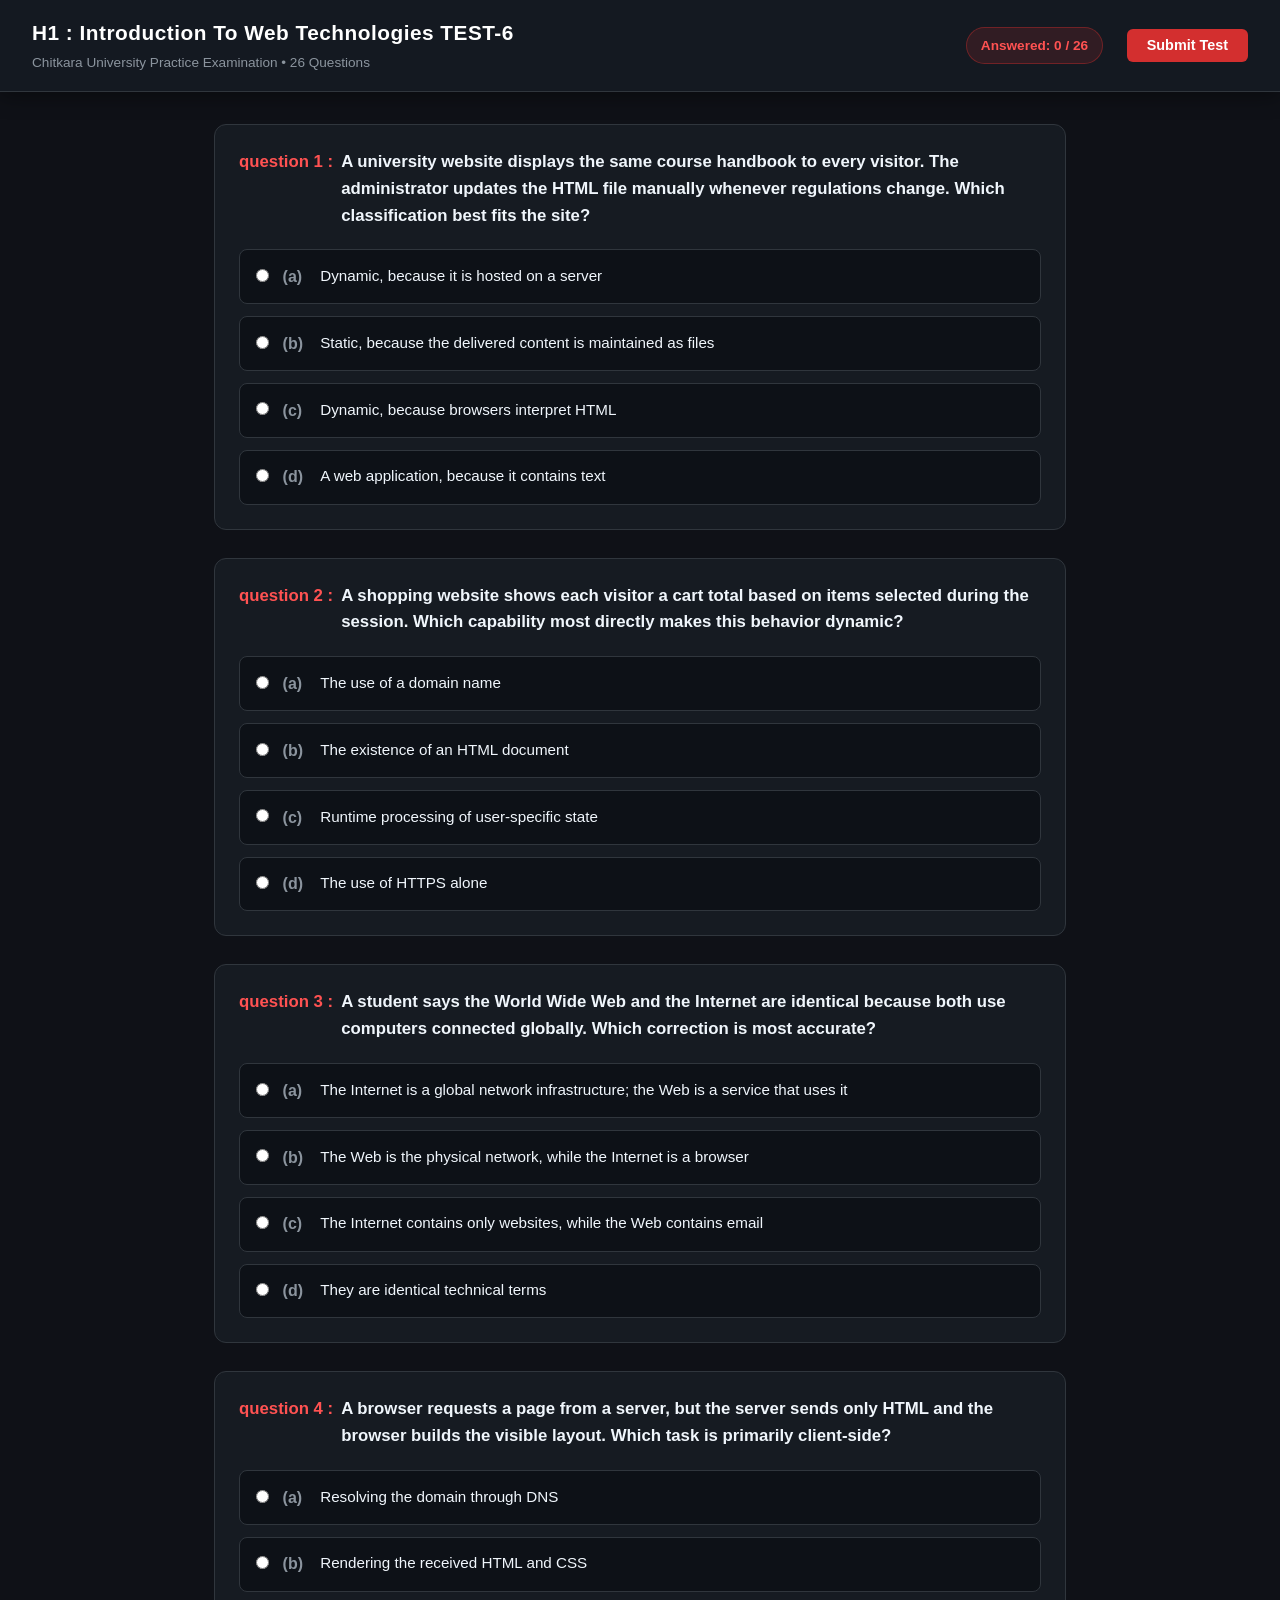
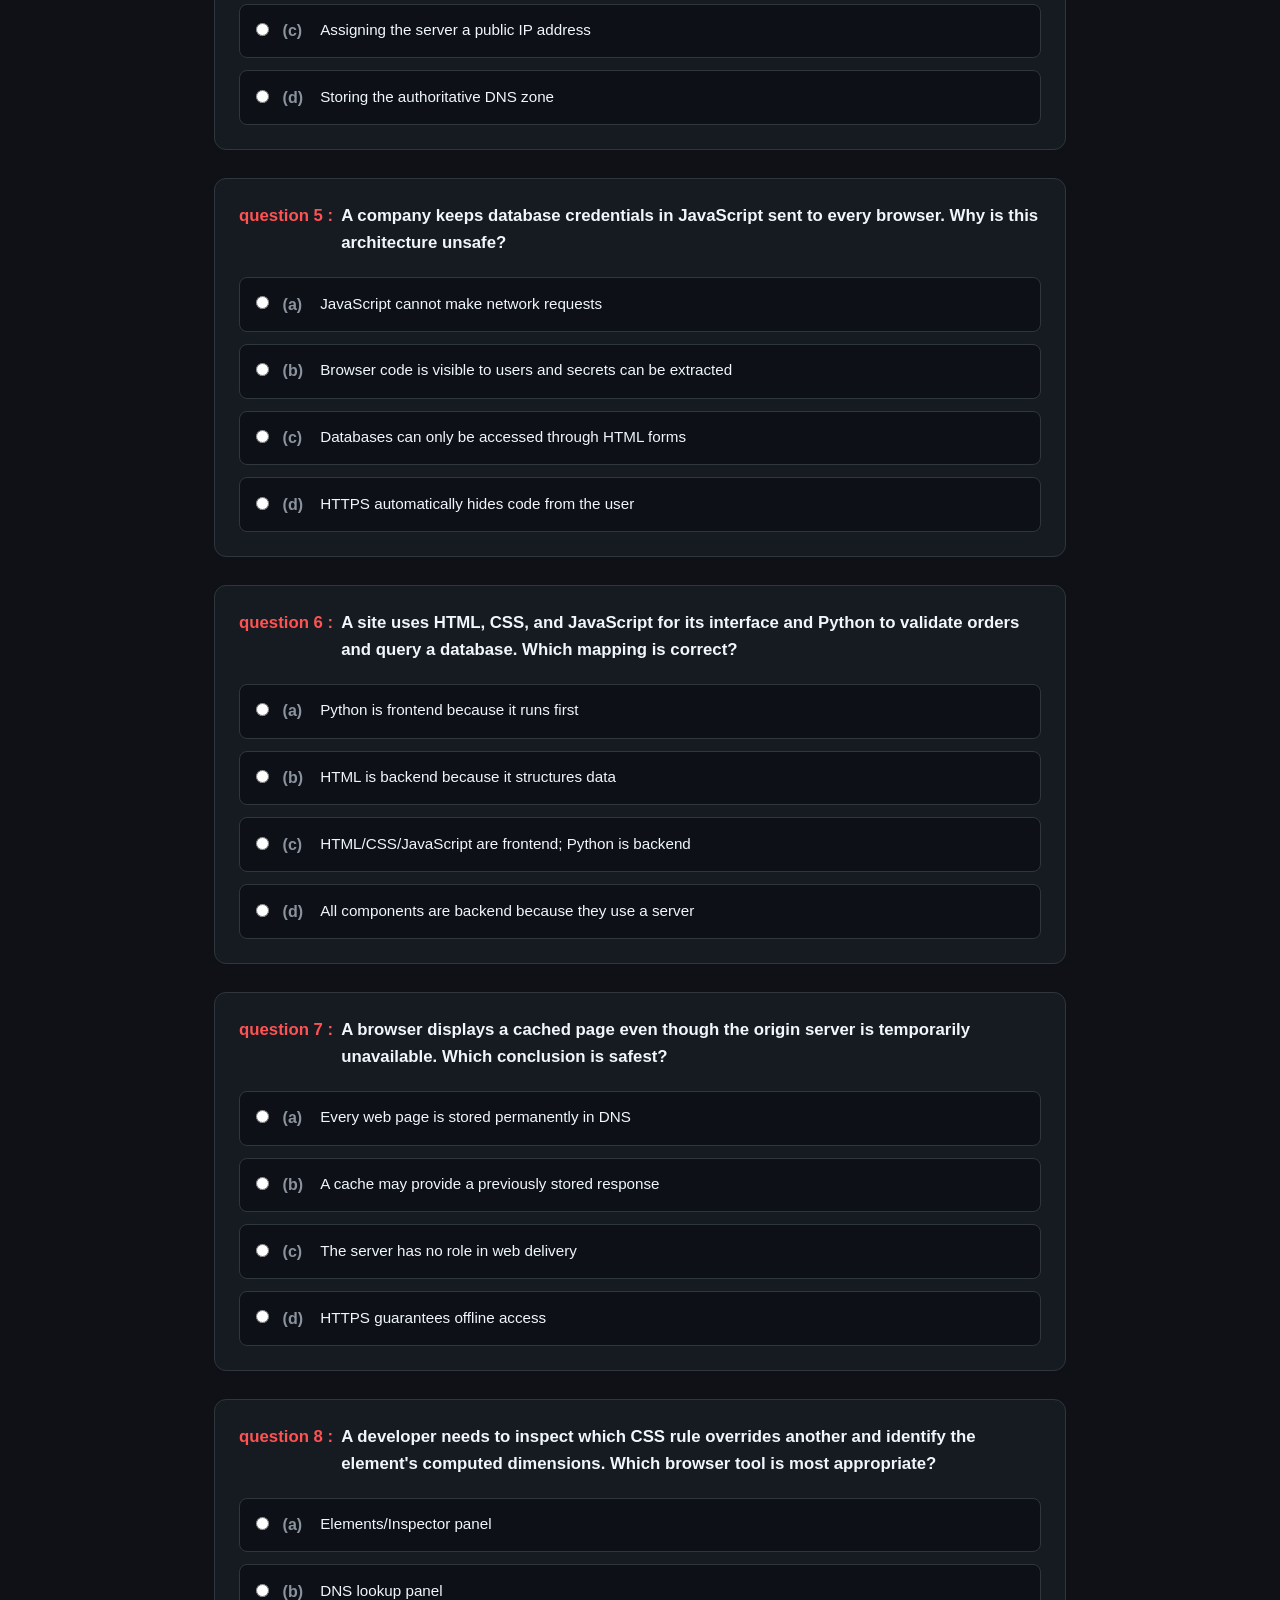
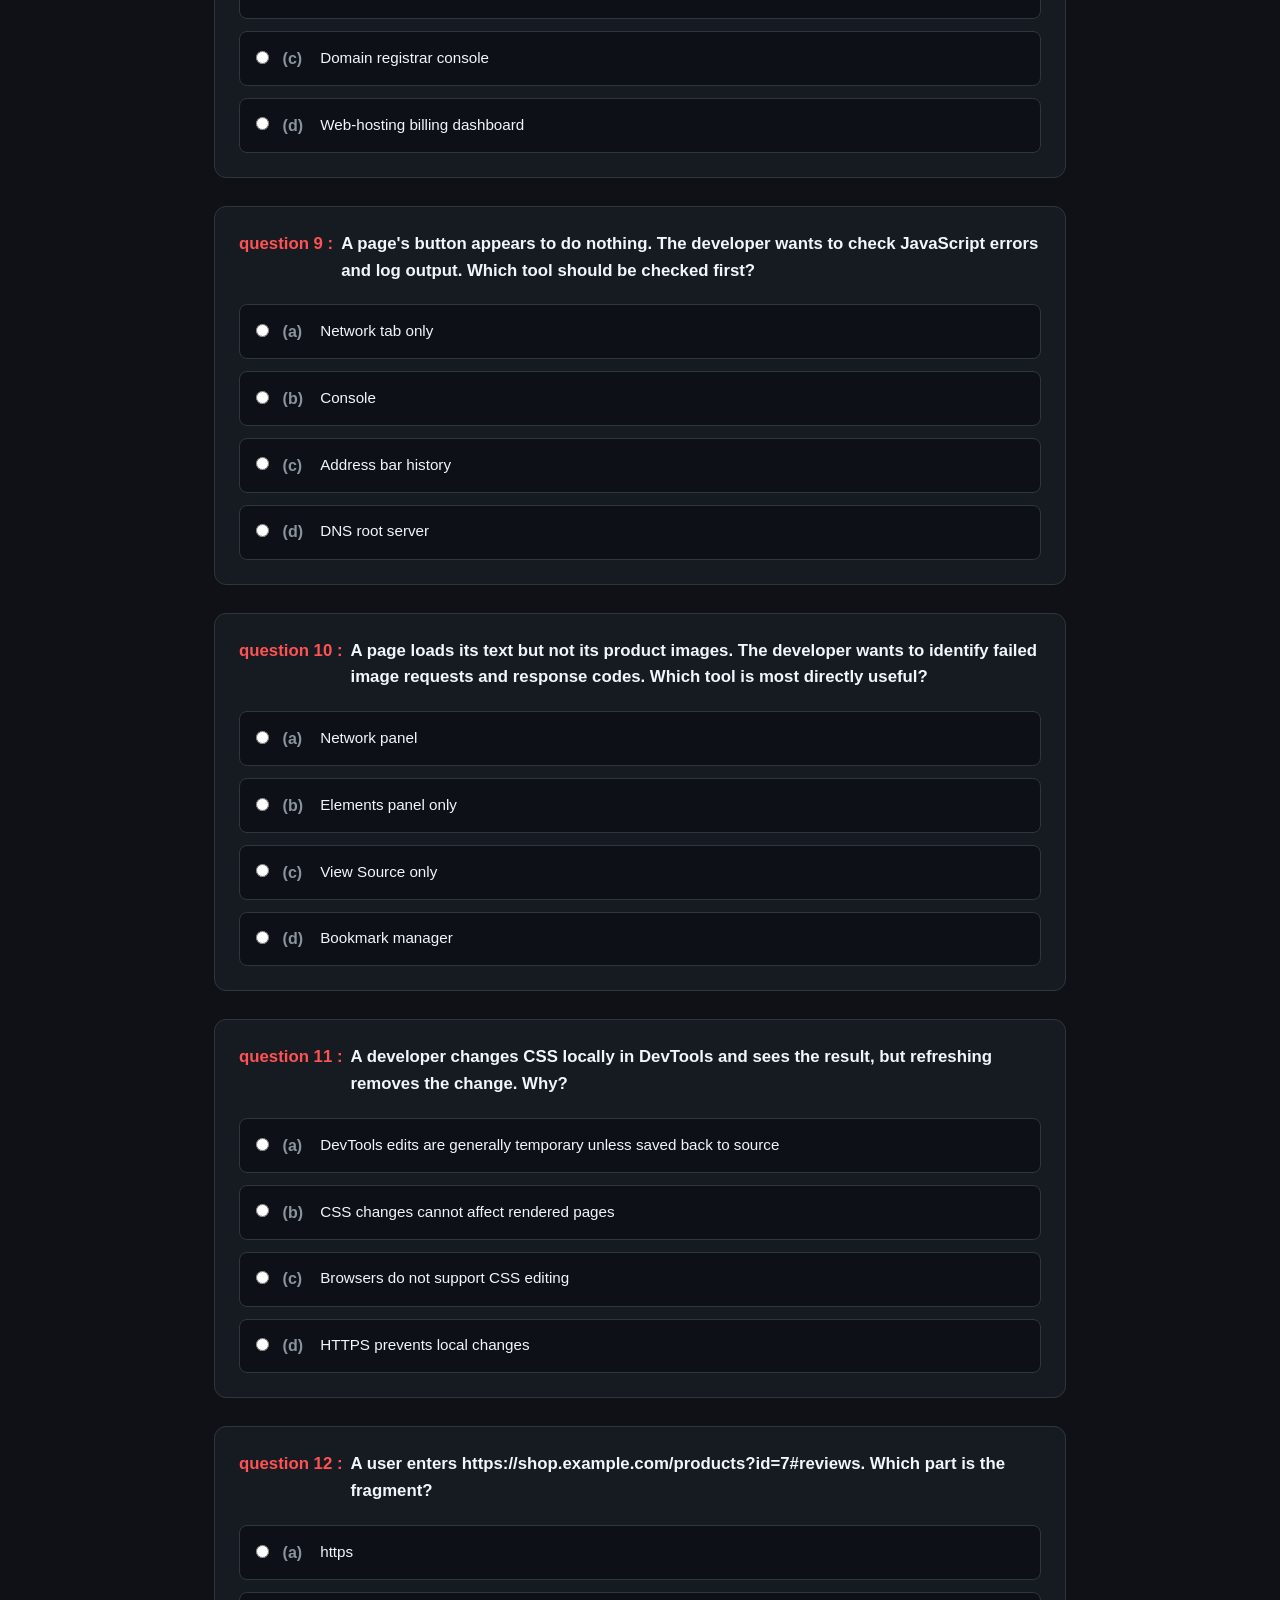
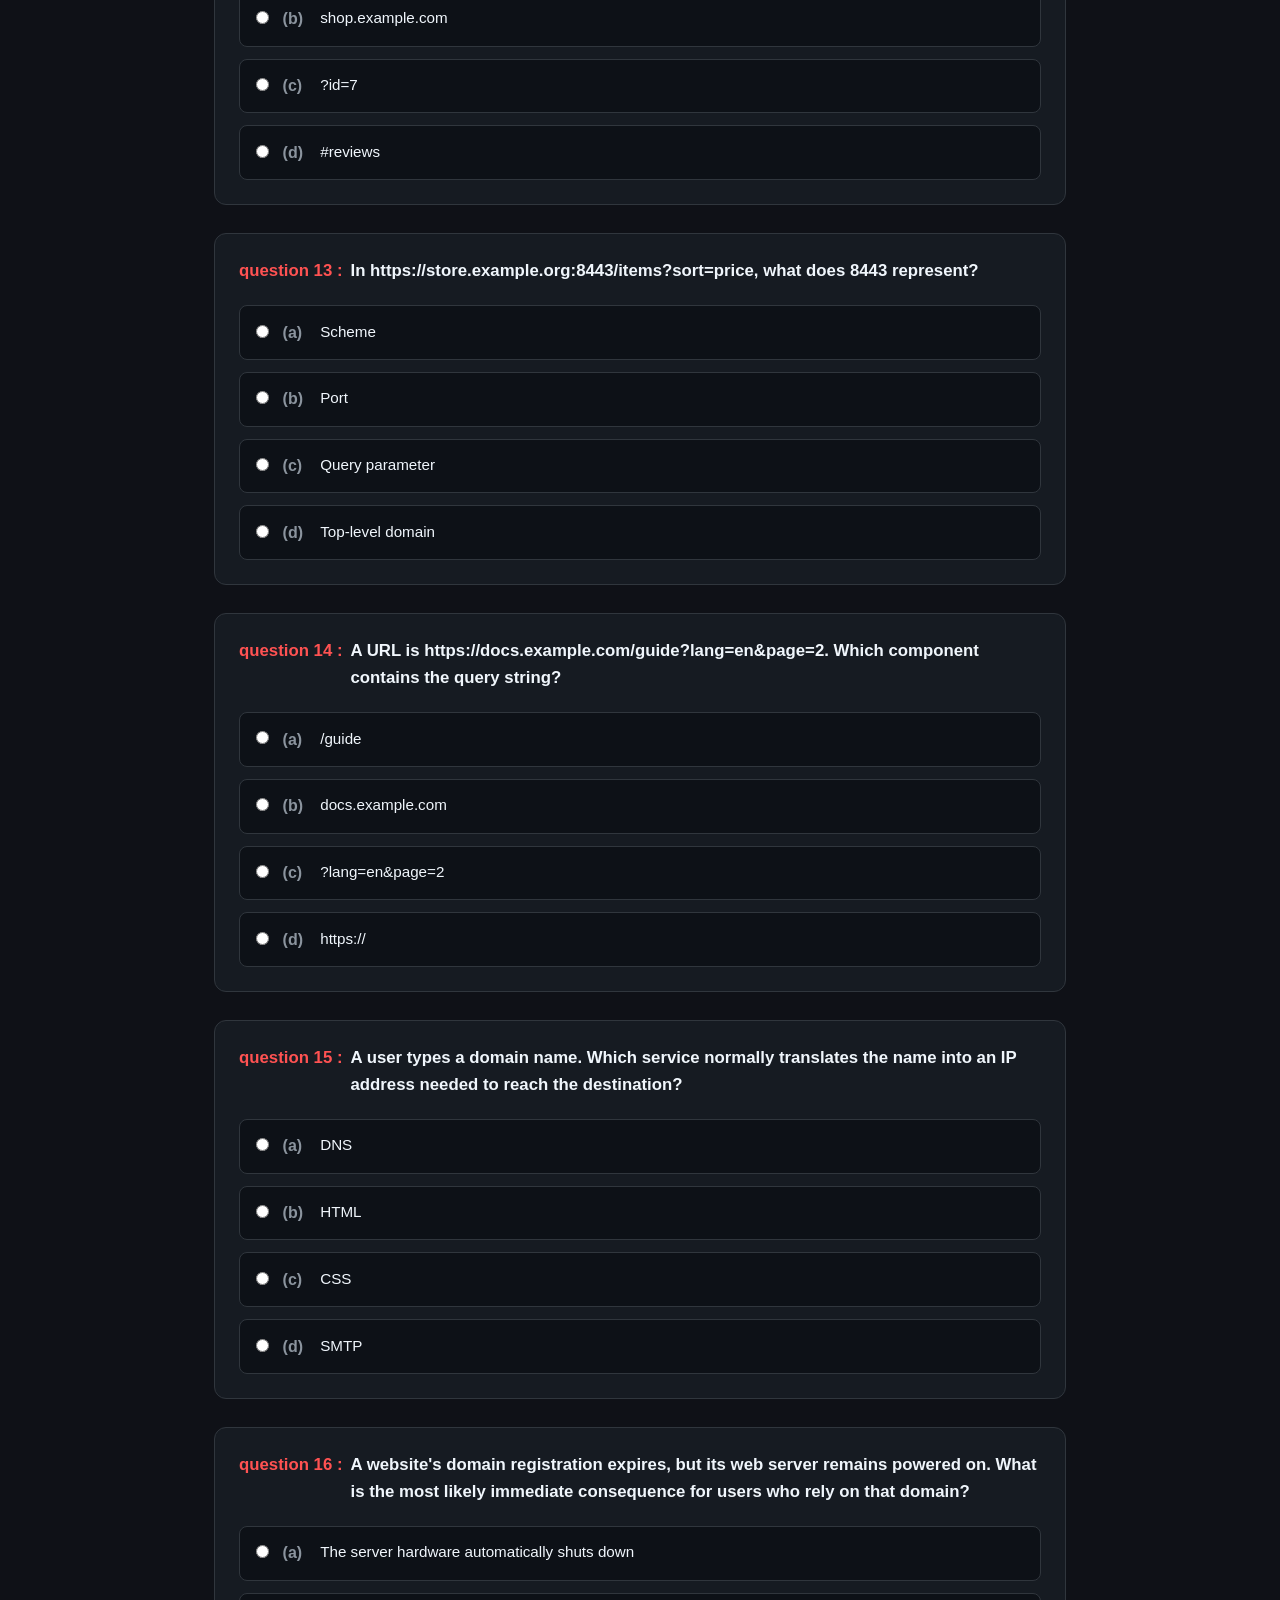
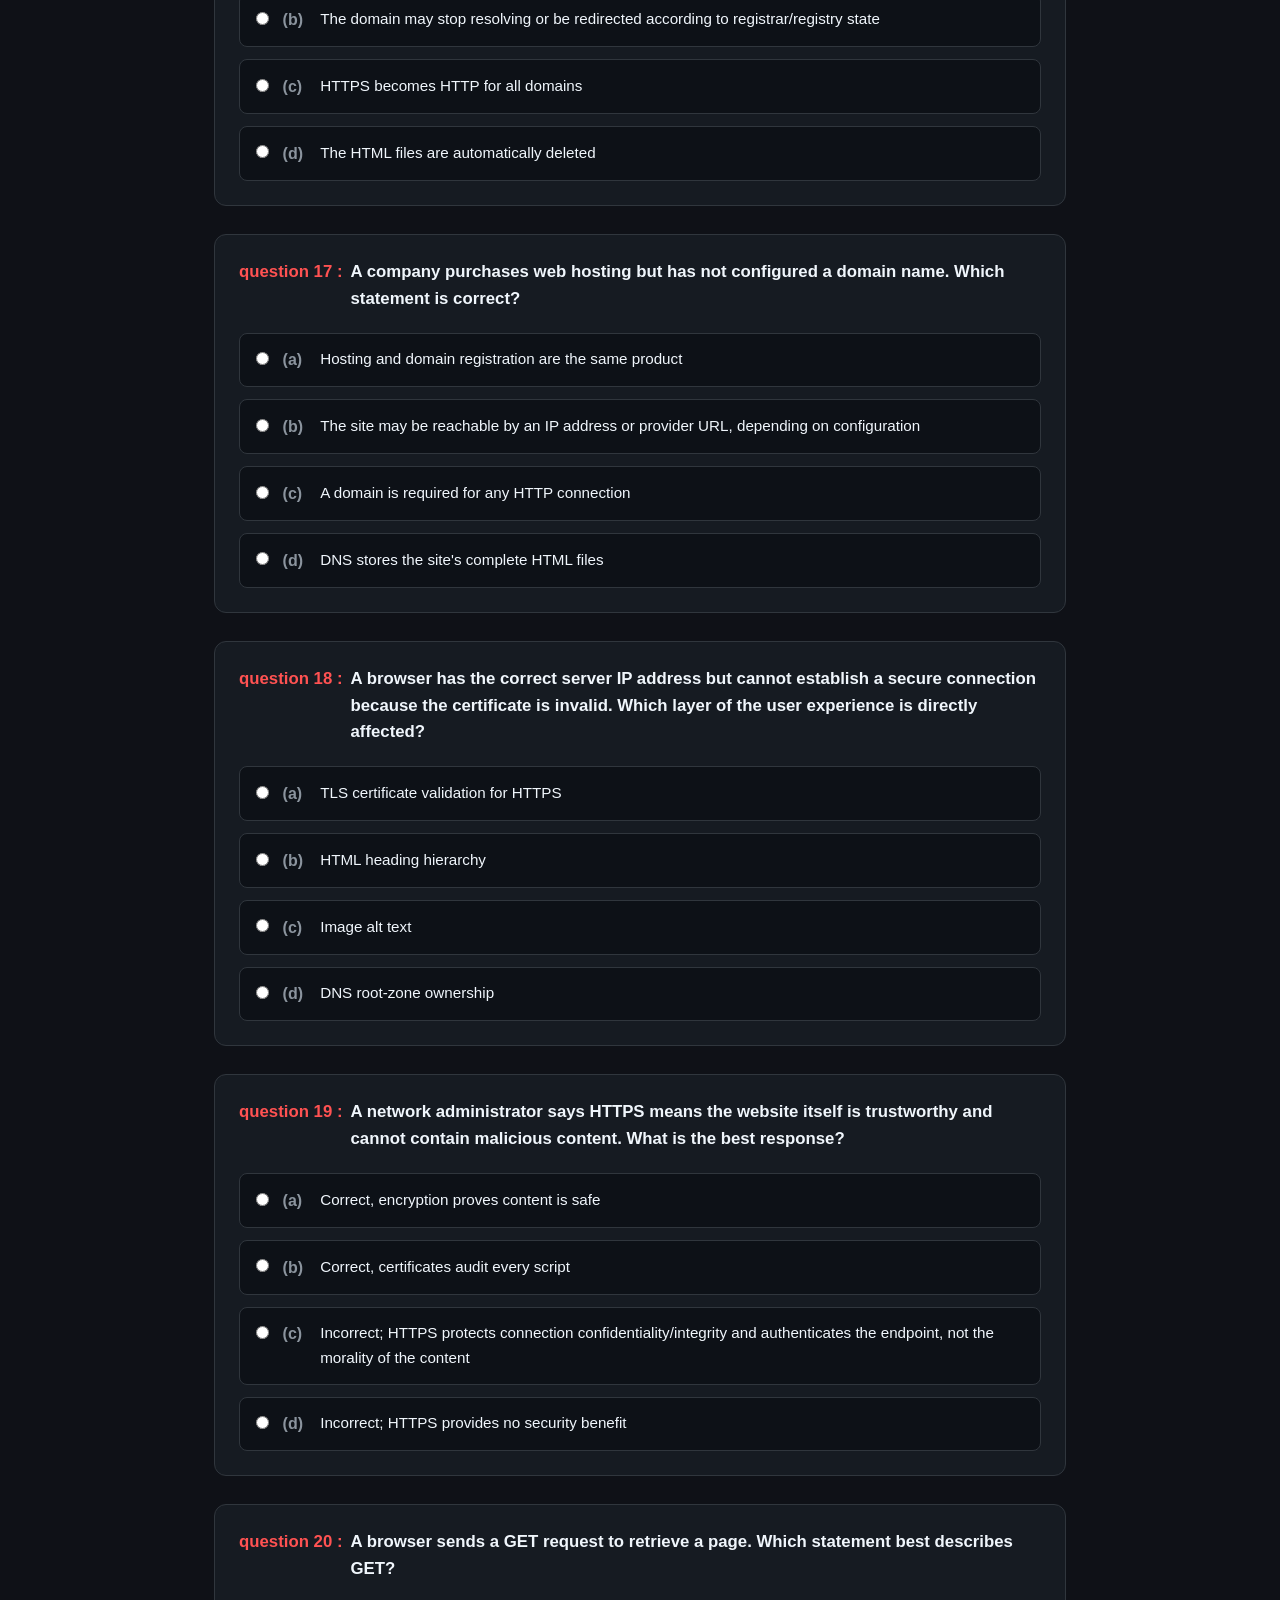
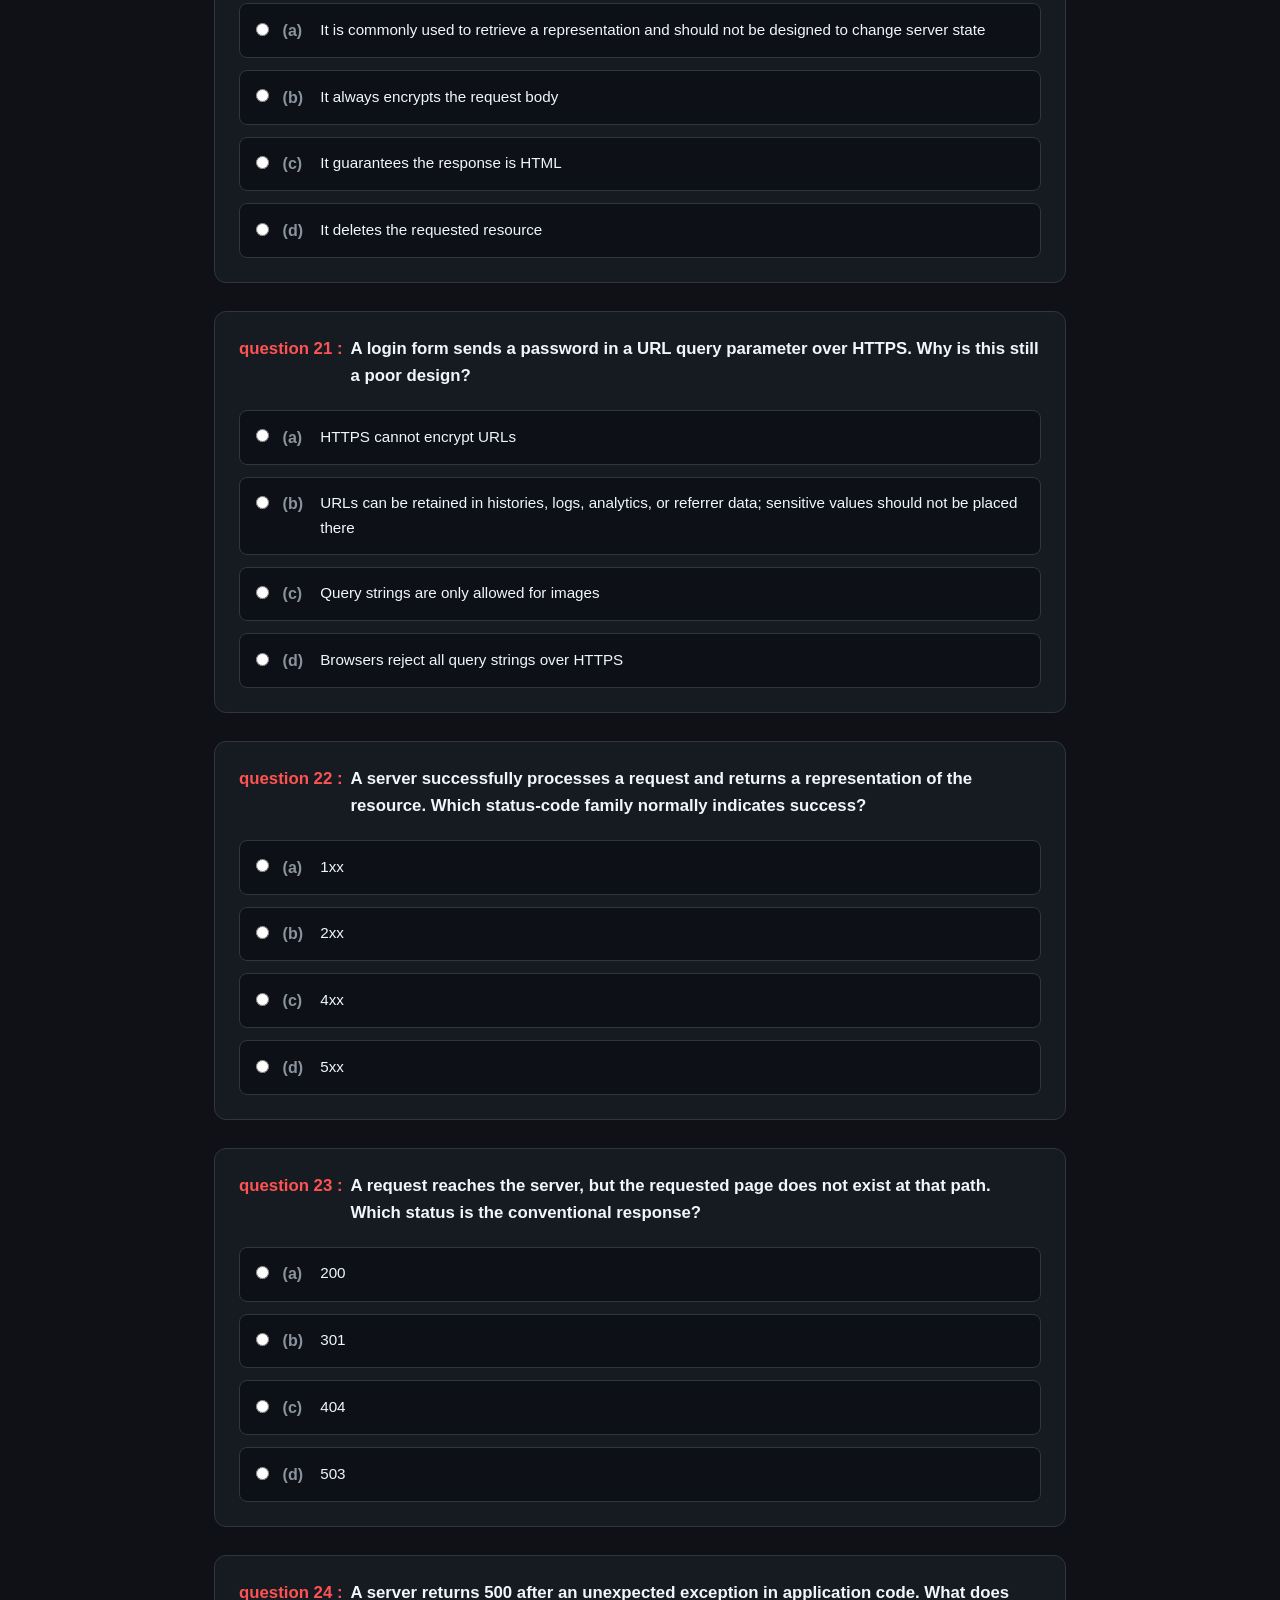
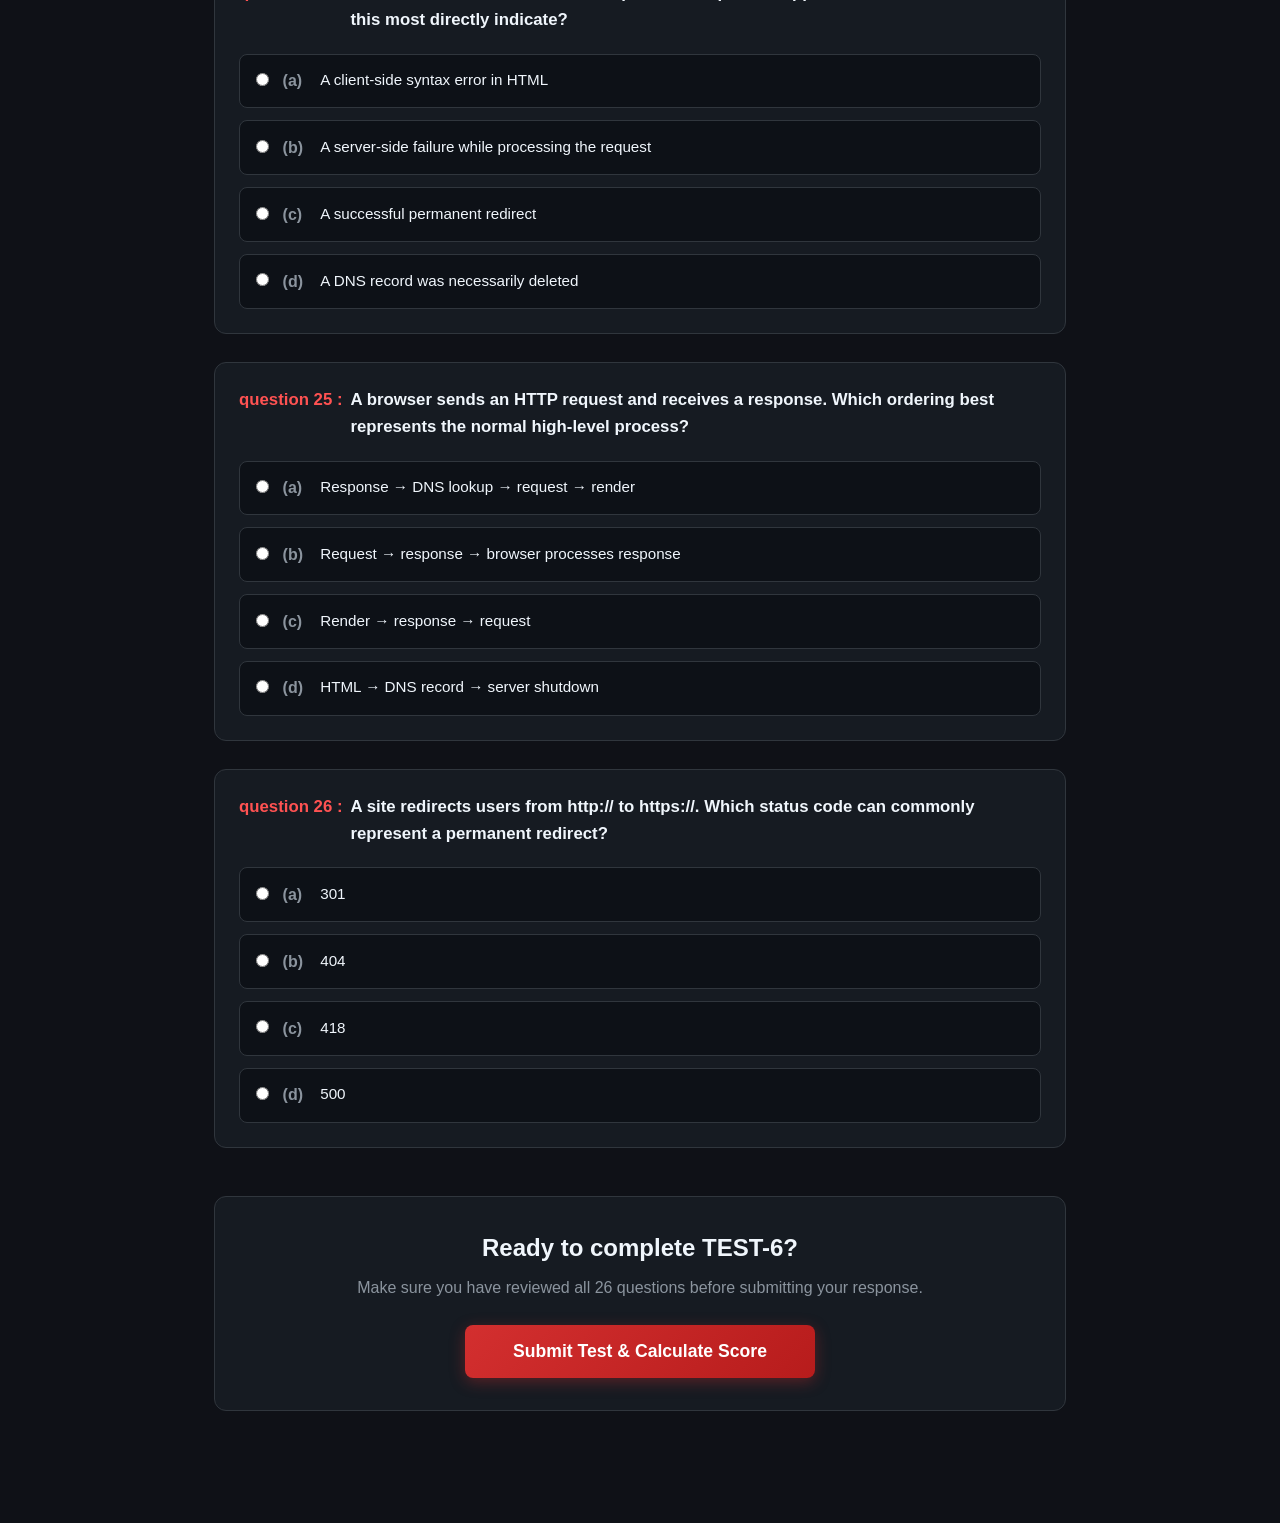
<file: testpages/test6/test.html>
<!DOCTYPE html>
<html lang="en">
<head>
  <meta charset="UTF-8">
  <meta name="viewport" content="width=device-width, initial-scale=1.0">
  <title>Introduction To Web Technologies TEST-6 - Chitkara University</title>
  <link rel="stylesheet" href="test.css">
</head>
<body>

  <!-- Top Sticky Header Bar -->
  <header class="test-header-bar">
    <div class="test-title-section">
      <h1>H1 : Introduction To Web Technologies TEST-6</h1>
      <span class="subtitle">Chitkara University Practice Examination &bull; 26 Questions</span>
    </div>
    <div class="test-status-section">
      <span class="status-badge" id="answeredCounter">Answered: 0 / 26</span>
      <button type="button" class="btn-header-submit" onclick="submitTest()">Submit Test</button>
    </div>
  </header>

  <!-- Test Content -->
  <main class="test-container">
    <form id="quizForm">
      <!-- Question 1 -->
      <div class="question-block" id="block-q1">
        <div class="question-header">
          <span class="question-number">question 1 :</span>
          <span class="question-text">A university website displays the same course handbook to every visitor. The administrator updates the HTML file manually whenever regulations change. Which classification best fits the site?</span>
        </div>
        <div class="options-group">
          <label class="option-label" for="q1_a">
            <input type="radio" id="q1_a" name="question 1" value="A">
            <span class="option-marker">(a)</span>
            <span class="option-text">Dynamic, because it is hosted on a server</span>
          </label>
          <label class="option-label" for="q1_b">
            <input type="radio" id="q1_b" name="question 1" value="B">
            <span class="option-marker">(b)</span>
            <span class="option-text">Static, because the delivered content is maintained as files</span>
          </label>
          <label class="option-label" for="q1_c">
            <input type="radio" id="q1_c" name="question 1" value="C">
            <span class="option-marker">(c)</span>
            <span class="option-text">Dynamic, because browsers interpret HTML</span>
          </label>
          <label class="option-label" for="q1_d">
            <input type="radio" id="q1_d" name="question 1" value="D">
            <span class="option-marker">(d)</span>
            <span class="option-text">A web application, because it contains text</span>
          </label>
        </div>
      </div>

      <!-- Question 2 -->
      <div class="question-block" id="block-q2">
        <div class="question-header">
          <span class="question-number">question 2 :</span>
          <span class="question-text">A shopping website shows each visitor a cart total based on items selected during the session. Which capability most directly makes this behavior dynamic?</span>
        </div>
        <div class="options-group">
          <label class="option-label" for="q2_a">
            <input type="radio" id="q2_a" name="question 2" value="A">
            <span class="option-marker">(a)</span>
            <span class="option-text">The use of a domain name</span>
          </label>
          <label class="option-label" for="q2_b">
            <input type="radio" id="q2_b" name="question 2" value="B">
            <span class="option-marker">(b)</span>
            <span class="option-text">The existence of an HTML document</span>
          </label>
          <label class="option-label" for="q2_c">
            <input type="radio" id="q2_c" name="question 2" value="C">
            <span class="option-marker">(c)</span>
            <span class="option-text">Runtime processing of user-specific state</span>
          </label>
          <label class="option-label" for="q2_d">
            <input type="radio" id="q2_d" name="question 2" value="D">
            <span class="option-marker">(d)</span>
            <span class="option-text">The use of HTTPS alone</span>
          </label>
        </div>
      </div>

      <!-- Question 3 -->
      <div class="question-block" id="block-q3">
        <div class="question-header">
          <span class="question-number">question 3 :</span>
          <span class="question-text">A student says the World Wide Web and the Internet are identical because both use computers connected globally. Which correction is most accurate?</span>
        </div>
        <div class="options-group">
          <label class="option-label" for="q3_a">
            <input type="radio" id="q3_a" name="question 3" value="A">
            <span class="option-marker">(a)</span>
            <span class="option-text">The Internet is a global network infrastructure; the Web is a service that uses it</span>
          </label>
          <label class="option-label" for="q3_b">
            <input type="radio" id="q3_b" name="question 3" value="B">
            <span class="option-marker">(b)</span>
            <span class="option-text">The Web is the physical network, while the Internet is a browser</span>
          </label>
          <label class="option-label" for="q3_c">
            <input type="radio" id="q3_c" name="question 3" value="C">
            <span class="option-marker">(c)</span>
            <span class="option-text">The Internet contains only websites, while the Web contains email</span>
          </label>
          <label class="option-label" for="q3_d">
            <input type="radio" id="q3_d" name="question 3" value="D">
            <span class="option-marker">(d)</span>
            <span class="option-text">They are identical technical terms</span>
          </label>
        </div>
      </div>

      <!-- Question 4 -->
      <div class="question-block" id="block-q4">
        <div class="question-header">
          <span class="question-number">question 4 :</span>
          <span class="question-text">A browser requests a page from a server, but the server sends only HTML and the browser builds the visible layout. Which task is primarily client-side?</span>
        </div>
        <div class="options-group">
          <label class="option-label" for="q4_a">
            <input type="radio" id="q4_a" name="question 4" value="A">
            <span class="option-marker">(a)</span>
            <span class="option-text">Resolving the domain through DNS</span>
          </label>
          <label class="option-label" for="q4_b">
            <input type="radio" id="q4_b" name="question 4" value="B">
            <span class="option-marker">(b)</span>
            <span class="option-text">Rendering the received HTML and CSS</span>
          </label>
          <label class="option-label" for="q4_c">
            <input type="radio" id="q4_c" name="question 4" value="C">
            <span class="option-marker">(c)</span>
            <span class="option-text">Assigning the server a public IP address</span>
          </label>
          <label class="option-label" for="q4_d">
            <input type="radio" id="q4_d" name="question 4" value="D">
            <span class="option-marker">(d)</span>
            <span class="option-text">Storing the authoritative DNS zone</span>
          </label>
        </div>
      </div>

      <!-- Question 5 -->
      <div class="question-block" id="block-q5">
        <div class="question-header">
          <span class="question-number">question 5 :</span>
          <span class="question-text">A company keeps database credentials in JavaScript sent to every browser. Why is this architecture unsafe?</span>
        </div>
        <div class="options-group">
          <label class="option-label" for="q5_a">
            <input type="radio" id="q5_a" name="question 5" value="A">
            <span class="option-marker">(a)</span>
            <span class="option-text">JavaScript cannot make network requests</span>
          </label>
          <label class="option-label" for="q5_b">
            <input type="radio" id="q5_b" name="question 5" value="B">
            <span class="option-marker">(b)</span>
            <span class="option-text">Browser code is visible to users and secrets can be extracted</span>
          </label>
          <label class="option-label" for="q5_c">
            <input type="radio" id="q5_c" name="question 5" value="C">
            <span class="option-marker">(c)</span>
            <span class="option-text">Databases can only be accessed through HTML forms</span>
          </label>
          <label class="option-label" for="q5_d">
            <input type="radio" id="q5_d" name="question 5" value="D">
            <span class="option-marker">(d)</span>
            <span class="option-text">HTTPS automatically hides code from the user</span>
          </label>
        </div>
      </div>

      <!-- Question 6 -->
      <div class="question-block" id="block-q6">
        <div class="question-header">
          <span class="question-number">question 6 :</span>
          <span class="question-text">A site uses HTML, CSS, and JavaScript for its interface and Python to validate orders and query a database. Which mapping is correct?</span>
        </div>
        <div class="options-group">
          <label class="option-label" for="q6_a">
            <input type="radio" id="q6_a" name="question 6" value="A">
            <span class="option-marker">(a)</span>
            <span class="option-text">Python is frontend because it runs first</span>
          </label>
          <label class="option-label" for="q6_b">
            <input type="radio" id="q6_b" name="question 6" value="B">
            <span class="option-marker">(b)</span>
            <span class="option-text">HTML is backend because it structures data</span>
          </label>
          <label class="option-label" for="q6_c">
            <input type="radio" id="q6_c" name="question 6" value="C">
            <span class="option-marker">(c)</span>
            <span class="option-text">HTML/CSS/JavaScript are frontend; Python is backend</span>
          </label>
          <label class="option-label" for="q6_d">
            <input type="radio" id="q6_d" name="question 6" value="D">
            <span class="option-marker">(d)</span>
            <span class="option-text">All components are backend because they use a server</span>
          </label>
        </div>
      </div>

      <!-- Question 7 -->
      <div class="question-block" id="block-q7">
        <div class="question-header">
          <span class="question-number">question 7 :</span>
          <span class="question-text">A browser displays a cached page even though the origin server is temporarily unavailable. Which conclusion is safest?</span>
        </div>
        <div class="options-group">
          <label class="option-label" for="q7_a">
            <input type="radio" id="q7_a" name="question 7" value="A">
            <span class="option-marker">(a)</span>
            <span class="option-text">Every web page is stored permanently in DNS</span>
          </label>
          <label class="option-label" for="q7_b">
            <input type="radio" id="q7_b" name="question 7" value="B">
            <span class="option-marker">(b)</span>
            <span class="option-text">A cache may provide a previously stored response</span>
          </label>
          <label class="option-label" for="q7_c">
            <input type="radio" id="q7_c" name="question 7" value="C">
            <span class="option-marker">(c)</span>
            <span class="option-text">The server has no role in web delivery</span>
          </label>
          <label class="option-label" for="q7_d">
            <input type="radio" id="q7_d" name="question 7" value="D">
            <span class="option-marker">(d)</span>
            <span class="option-text">HTTPS guarantees offline access</span>
          </label>
        </div>
      </div>

      <!-- Question 8 -->
      <div class="question-block" id="block-q8">
        <div class="question-header">
          <span class="question-number">question 8 :</span>
          <span class="question-text">A developer needs to inspect which CSS rule overrides another and identify the element&#x27;s computed dimensions. Which browser tool is most appropriate?</span>
        </div>
        <div class="options-group">
          <label class="option-label" for="q8_a">
            <input type="radio" id="q8_a" name="question 8" value="A">
            <span class="option-marker">(a)</span>
            <span class="option-text">Elements/Inspector panel</span>
          </label>
          <label class="option-label" for="q8_b">
            <input type="radio" id="q8_b" name="question 8" value="B">
            <span class="option-marker">(b)</span>
            <span class="option-text">DNS lookup panel</span>
          </label>
          <label class="option-label" for="q8_c">
            <input type="radio" id="q8_c" name="question 8" value="C">
            <span class="option-marker">(c)</span>
            <span class="option-text">Domain registrar console</span>
          </label>
          <label class="option-label" for="q8_d">
            <input type="radio" id="q8_d" name="question 8" value="D">
            <span class="option-marker">(d)</span>
            <span class="option-text">Web-hosting billing dashboard</span>
          </label>
        </div>
      </div>

      <!-- Question 9 -->
      <div class="question-block" id="block-q9">
        <div class="question-header">
          <span class="question-number">question 9 :</span>
          <span class="question-text">A page&#x27;s button appears to do nothing. The developer wants to check JavaScript errors and log output. Which tool should be checked first?</span>
        </div>
        <div class="options-group">
          <label class="option-label" for="q9_a">
            <input type="radio" id="q9_a" name="question 9" value="A">
            <span class="option-marker">(a)</span>
            <span class="option-text">Network tab only</span>
          </label>
          <label class="option-label" for="q9_b">
            <input type="radio" id="q9_b" name="question 9" value="B">
            <span class="option-marker">(b)</span>
            <span class="option-text">Console</span>
          </label>
          <label class="option-label" for="q9_c">
            <input type="radio" id="q9_c" name="question 9" value="C">
            <span class="option-marker">(c)</span>
            <span class="option-text">Address bar history</span>
          </label>
          <label class="option-label" for="q9_d">
            <input type="radio" id="q9_d" name="question 9" value="D">
            <span class="option-marker">(d)</span>
            <span class="option-text">DNS root server</span>
          </label>
        </div>
      </div>

      <!-- Question 10 -->
      <div class="question-block" id="block-q10">
        <div class="question-header">
          <span class="question-number">question 10 :</span>
          <span class="question-text">A page loads its text but not its product images. The developer wants to identify failed image requests and response codes. Which tool is most directly useful?</span>
        </div>
        <div class="options-group">
          <label class="option-label" for="q10_a">
            <input type="radio" id="q10_a" name="question 10" value="A">
            <span class="option-marker">(a)</span>
            <span class="option-text">Network panel</span>
          </label>
          <label class="option-label" for="q10_b">
            <input type="radio" id="q10_b" name="question 10" value="B">
            <span class="option-marker">(b)</span>
            <span class="option-text">Elements panel only</span>
          </label>
          <label class="option-label" for="q10_c">
            <input type="radio" id="q10_c" name="question 10" value="C">
            <span class="option-marker">(c)</span>
            <span class="option-text">View Source only</span>
          </label>
          <label class="option-label" for="q10_d">
            <input type="radio" id="q10_d" name="question 10" value="D">
            <span class="option-marker">(d)</span>
            <span class="option-text">Bookmark manager</span>
          </label>
        </div>
      </div>

      <!-- Question 11 -->
      <div class="question-block" id="block-q11">
        <div class="question-header">
          <span class="question-number">question 11 :</span>
          <span class="question-text">A developer changes CSS locally in DevTools and sees the result, but refreshing removes the change. Why?</span>
        </div>
        <div class="options-group">
          <label class="option-label" for="q11_a">
            <input type="radio" id="q11_a" name="question 11" value="A">
            <span class="option-marker">(a)</span>
            <span class="option-text">DevTools edits are generally temporary unless saved back to source</span>
          </label>
          <label class="option-label" for="q11_b">
            <input type="radio" id="q11_b" name="question 11" value="B">
            <span class="option-marker">(b)</span>
            <span class="option-text">CSS changes cannot affect rendered pages</span>
          </label>
          <label class="option-label" for="q11_c">
            <input type="radio" id="q11_c" name="question 11" value="C">
            <span class="option-marker">(c)</span>
            <span class="option-text">Browsers do not support CSS editing</span>
          </label>
          <label class="option-label" for="q11_d">
            <input type="radio" id="q11_d" name="question 11" value="D">
            <span class="option-marker">(d)</span>
            <span class="option-text">HTTPS prevents local changes</span>
          </label>
        </div>
      </div>

      <!-- Question 12 -->
      <div class="question-block" id="block-q12">
        <div class="question-header">
          <span class="question-number">question 12 :</span>
          <span class="question-text">A user enters https://shop.example.com/products?id=7#reviews. Which part is the fragment?</span>
        </div>
        <div class="options-group">
          <label class="option-label" for="q12_a">
            <input type="radio" id="q12_a" name="question 12" value="A">
            <span class="option-marker">(a)</span>
            <span class="option-text">https</span>
          </label>
          <label class="option-label" for="q12_b">
            <input type="radio" id="q12_b" name="question 12" value="B">
            <span class="option-marker">(b)</span>
            <span class="option-text">shop.example.com</span>
          </label>
          <label class="option-label" for="q12_c">
            <input type="radio" id="q12_c" name="question 12" value="C">
            <span class="option-marker">(c)</span>
            <span class="option-text">?id=7</span>
          </label>
          <label class="option-label" for="q12_d">
            <input type="radio" id="q12_d" name="question 12" value="D">
            <span class="option-marker">(d)</span>
            <span class="option-text">#reviews</span>
          </label>
        </div>
      </div>

      <!-- Question 13 -->
      <div class="question-block" id="block-q13">
        <div class="question-header">
          <span class="question-number">question 13 :</span>
          <span class="question-text">In https://store.example.org:8443/items?sort=price, what does 8443 represent?</span>
        </div>
        <div class="options-group">
          <label class="option-label" for="q13_a">
            <input type="radio" id="q13_a" name="question 13" value="A">
            <span class="option-marker">(a)</span>
            <span class="option-text">Scheme</span>
          </label>
          <label class="option-label" for="q13_b">
            <input type="radio" id="q13_b" name="question 13" value="B">
            <span class="option-marker">(b)</span>
            <span class="option-text">Port</span>
          </label>
          <label class="option-label" for="q13_c">
            <input type="radio" id="q13_c" name="question 13" value="C">
            <span class="option-marker">(c)</span>
            <span class="option-text">Query parameter</span>
          </label>
          <label class="option-label" for="q13_d">
            <input type="radio" id="q13_d" name="question 13" value="D">
            <span class="option-marker">(d)</span>
            <span class="option-text">Top-level domain</span>
          </label>
        </div>
      </div>

      <!-- Question 14 -->
      <div class="question-block" id="block-q14">
        <div class="question-header">
          <span class="question-number">question 14 :</span>
          <span class="question-text">A URL is https://docs.example.com/guide?lang=en&amp;page=2. Which component contains the query string?</span>
        </div>
        <div class="options-group">
          <label class="option-label" for="q14_a">
            <input type="radio" id="q14_a" name="question 14" value="A">
            <span class="option-marker">(a)</span>
            <span class="option-text">/guide</span>
          </label>
          <label class="option-label" for="q14_b">
            <input type="radio" id="q14_b" name="question 14" value="B">
            <span class="option-marker">(b)</span>
            <span class="option-text">docs.example.com</span>
          </label>
          <label class="option-label" for="q14_c">
            <input type="radio" id="q14_c" name="question 14" value="C">
            <span class="option-marker">(c)</span>
            <span class="option-text">?lang=en&amp;page=2</span>
          </label>
          <label class="option-label" for="q14_d">
            <input type="radio" id="q14_d" name="question 14" value="D">
            <span class="option-marker">(d)</span>
            <span class="option-text">https://</span>
          </label>
        </div>
      </div>

      <!-- Question 15 -->
      <div class="question-block" id="block-q15">
        <div class="question-header">
          <span class="question-number">question 15 :</span>
          <span class="question-text">A user types a domain name. Which service normally translates the name into an IP address needed to reach the destination?</span>
        </div>
        <div class="options-group">
          <label class="option-label" for="q15_a">
            <input type="radio" id="q15_a" name="question 15" value="A">
            <span class="option-marker">(a)</span>
            <span class="option-text">DNS</span>
          </label>
          <label class="option-label" for="q15_b">
            <input type="radio" id="q15_b" name="question 15" value="B">
            <span class="option-marker">(b)</span>
            <span class="option-text">HTML</span>
          </label>
          <label class="option-label" for="q15_c">
            <input type="radio" id="q15_c" name="question 15" value="C">
            <span class="option-marker">(c)</span>
            <span class="option-text">CSS</span>
          </label>
          <label class="option-label" for="q15_d">
            <input type="radio" id="q15_d" name="question 15" value="D">
            <span class="option-marker">(d)</span>
            <span class="option-text">SMTP</span>
          </label>
        </div>
      </div>

      <!-- Question 16 -->
      <div class="question-block" id="block-q16">
        <div class="question-header">
          <span class="question-number">question 16 :</span>
          <span class="question-text">A website&#x27;s domain registration expires, but its web server remains powered on. What is the most likely immediate consequence for users who rely on that domain?</span>
        </div>
        <div class="options-group">
          <label class="option-label" for="q16_a">
            <input type="radio" id="q16_a" name="question 16" value="A">
            <span class="option-marker">(a)</span>
            <span class="option-text">The server hardware automatically shuts down</span>
          </label>
          <label class="option-label" for="q16_b">
            <input type="radio" id="q16_b" name="question 16" value="B">
            <span class="option-marker">(b)</span>
            <span class="option-text">The domain may stop resolving or be redirected according to registrar/registry state</span>
          </label>
          <label class="option-label" for="q16_c">
            <input type="radio" id="q16_c" name="question 16" value="C">
            <span class="option-marker">(c)</span>
            <span class="option-text">HTTPS becomes HTTP for all domains</span>
          </label>
          <label class="option-label" for="q16_d">
            <input type="radio" id="q16_d" name="question 16" value="D">
            <span class="option-marker">(d)</span>
            <span class="option-text">The HTML files are automatically deleted</span>
          </label>
        </div>
      </div>

      <!-- Question 17 -->
      <div class="question-block" id="block-q17">
        <div class="question-header">
          <span class="question-number">question 17 :</span>
          <span class="question-text">A company purchases web hosting but has not configured a domain name. Which statement is correct?</span>
        </div>
        <div class="options-group">
          <label class="option-label" for="q17_a">
            <input type="radio" id="q17_a" name="question 17" value="A">
            <span class="option-marker">(a)</span>
            <span class="option-text">Hosting and domain registration are the same product</span>
          </label>
          <label class="option-label" for="q17_b">
            <input type="radio" id="q17_b" name="question 17" value="B">
            <span class="option-marker">(b)</span>
            <span class="option-text">The site may be reachable by an IP address or provider URL, depending on configuration</span>
          </label>
          <label class="option-label" for="q17_c">
            <input type="radio" id="q17_c" name="question 17" value="C">
            <span class="option-marker">(c)</span>
            <span class="option-text">A domain is required for any HTTP connection</span>
          </label>
          <label class="option-label" for="q17_d">
            <input type="radio" id="q17_d" name="question 17" value="D">
            <span class="option-marker">(d)</span>
            <span class="option-text">DNS stores the site&#x27;s complete HTML files</span>
          </label>
        </div>
      </div>

      <!-- Question 18 -->
      <div class="question-block" id="block-q18">
        <div class="question-header">
          <span class="question-number">question 18 :</span>
          <span class="question-text">A browser has the correct server IP address but cannot establish a secure connection because the certificate is invalid. Which layer of the user experience is directly affected?</span>
        </div>
        <div class="options-group">
          <label class="option-label" for="q18_a">
            <input type="radio" id="q18_a" name="question 18" value="A">
            <span class="option-marker">(a)</span>
            <span class="option-text">TLS certificate validation for HTTPS</span>
          </label>
          <label class="option-label" for="q18_b">
            <input type="radio" id="q18_b" name="question 18" value="B">
            <span class="option-marker">(b)</span>
            <span class="option-text">HTML heading hierarchy</span>
          </label>
          <label class="option-label" for="q18_c">
            <input type="radio" id="q18_c" name="question 18" value="C">
            <span class="option-marker">(c)</span>
            <span class="option-text">Image alt text</span>
          </label>
          <label class="option-label" for="q18_d">
            <input type="radio" id="q18_d" name="question 18" value="D">
            <span class="option-marker">(d)</span>
            <span class="option-text">DNS root-zone ownership</span>
          </label>
        </div>
      </div>

      <!-- Question 19 -->
      <div class="question-block" id="block-q19">
        <div class="question-header">
          <span class="question-number">question 19 :</span>
          <span class="question-text">A network administrator says HTTPS means the website itself is trustworthy and cannot contain malicious content. What is the best response?</span>
        </div>
        <div class="options-group">
          <label class="option-label" for="q19_a">
            <input type="radio" id="q19_a" name="question 19" value="A">
            <span class="option-marker">(a)</span>
            <span class="option-text">Correct, encryption proves content is safe</span>
          </label>
          <label class="option-label" for="q19_b">
            <input type="radio" id="q19_b" name="question 19" value="B">
            <span class="option-marker">(b)</span>
            <span class="option-text">Correct, certificates audit every script</span>
          </label>
          <label class="option-label" for="q19_c">
            <input type="radio" id="q19_c" name="question 19" value="C">
            <span class="option-marker">(c)</span>
            <span class="option-text">Incorrect; HTTPS protects connection confidentiality/integrity and authenticates the endpoint, not the morality of the content</span>
          </label>
          <label class="option-label" for="q19_d">
            <input type="radio" id="q19_d" name="question 19" value="D">
            <span class="option-marker">(d)</span>
            <span class="option-text">Incorrect; HTTPS provides no security benefit</span>
          </label>
        </div>
      </div>

      <!-- Question 20 -->
      <div class="question-block" id="block-q20">
        <div class="question-header">
          <span class="question-number">question 20 :</span>
          <span class="question-text">A browser sends a GET request to retrieve a page. Which statement best describes GET?</span>
        </div>
        <div class="options-group">
          <label class="option-label" for="q20_a">
            <input type="radio" id="q20_a" name="question 20" value="A">
            <span class="option-marker">(a)</span>
            <span class="option-text">It is commonly used to retrieve a representation and should not be designed to change server state</span>
          </label>
          <label class="option-label" for="q20_b">
            <input type="radio" id="q20_b" name="question 20" value="B">
            <span class="option-marker">(b)</span>
            <span class="option-text">It always encrypts the request body</span>
          </label>
          <label class="option-label" for="q20_c">
            <input type="radio" id="q20_c" name="question 20" value="C">
            <span class="option-marker">(c)</span>
            <span class="option-text">It guarantees the response is HTML</span>
          </label>
          <label class="option-label" for="q20_d">
            <input type="radio" id="q20_d" name="question 20" value="D">
            <span class="option-marker">(d)</span>
            <span class="option-text">It deletes the requested resource</span>
          </label>
        </div>
      </div>

      <!-- Question 21 -->
      <div class="question-block" id="block-q21">
        <div class="question-header">
          <span class="question-number">question 21 :</span>
          <span class="question-text">A login form sends a password in a URL query parameter over HTTPS. Why is this still a poor design?</span>
        </div>
        <div class="options-group">
          <label class="option-label" for="q21_a">
            <input type="radio" id="q21_a" name="question 21" value="A">
            <span class="option-marker">(a)</span>
            <span class="option-text">HTTPS cannot encrypt URLs</span>
          </label>
          <label class="option-label" for="q21_b">
            <input type="radio" id="q21_b" name="question 21" value="B">
            <span class="option-marker">(b)</span>
            <span class="option-text">URLs can be retained in histories, logs, analytics, or referrer data; sensitive values should not be placed there</span>
          </label>
          <label class="option-label" for="q21_c">
            <input type="radio" id="q21_c" name="question 21" value="C">
            <span class="option-marker">(c)</span>
            <span class="option-text">Query strings are only allowed for images</span>
          </label>
          <label class="option-label" for="q21_d">
            <input type="radio" id="q21_d" name="question 21" value="D">
            <span class="option-marker">(d)</span>
            <span class="option-text">Browsers reject all query strings over HTTPS</span>
          </label>
        </div>
      </div>

      <!-- Question 22 -->
      <div class="question-block" id="block-q22">
        <div class="question-header">
          <span class="question-number">question 22 :</span>
          <span class="question-text">A server successfully processes a request and returns a representation of the resource. Which status-code family normally indicates success?</span>
        </div>
        <div class="options-group">
          <label class="option-label" for="q22_a">
            <input type="radio" id="q22_a" name="question 22" value="A">
            <span class="option-marker">(a)</span>
            <span class="option-text">1xx</span>
          </label>
          <label class="option-label" for="q22_b">
            <input type="radio" id="q22_b" name="question 22" value="B">
            <span class="option-marker">(b)</span>
            <span class="option-text">2xx</span>
          </label>
          <label class="option-label" for="q22_c">
            <input type="radio" id="q22_c" name="question 22" value="C">
            <span class="option-marker">(c)</span>
            <span class="option-text">4xx</span>
          </label>
          <label class="option-label" for="q22_d">
            <input type="radio" id="q22_d" name="question 22" value="D">
            <span class="option-marker">(d)</span>
            <span class="option-text">5xx</span>
          </label>
        </div>
      </div>

      <!-- Question 23 -->
      <div class="question-block" id="block-q23">
        <div class="question-header">
          <span class="question-number">question 23 :</span>
          <span class="question-text">A request reaches the server, but the requested page does not exist at that path. Which status is the conventional response?</span>
        </div>
        <div class="options-group">
          <label class="option-label" for="q23_a">
            <input type="radio" id="q23_a" name="question 23" value="A">
            <span class="option-marker">(a)</span>
            <span class="option-text">200</span>
          </label>
          <label class="option-label" for="q23_b">
            <input type="radio" id="q23_b" name="question 23" value="B">
            <span class="option-marker">(b)</span>
            <span class="option-text">301</span>
          </label>
          <label class="option-label" for="q23_c">
            <input type="radio" id="q23_c" name="question 23" value="C">
            <span class="option-marker">(c)</span>
            <span class="option-text">404</span>
          </label>
          <label class="option-label" for="q23_d">
            <input type="radio" id="q23_d" name="question 23" value="D">
            <span class="option-marker">(d)</span>
            <span class="option-text">503</span>
          </label>
        </div>
      </div>

      <!-- Question 24 -->
      <div class="question-block" id="block-q24">
        <div class="question-header">
          <span class="question-number">question 24 :</span>
          <span class="question-text">A server returns 500 after an unexpected exception in application code. What does this most directly indicate?</span>
        </div>
        <div class="options-group">
          <label class="option-label" for="q24_a">
            <input type="radio" id="q24_a" name="question 24" value="A">
            <span class="option-marker">(a)</span>
            <span class="option-text">A client-side syntax error in HTML</span>
          </label>
          <label class="option-label" for="q24_b">
            <input type="radio" id="q24_b" name="question 24" value="B">
            <span class="option-marker">(b)</span>
            <span class="option-text">A server-side failure while processing the request</span>
          </label>
          <label class="option-label" for="q24_c">
            <input type="radio" id="q24_c" name="question 24" value="C">
            <span class="option-marker">(c)</span>
            <span class="option-text">A successful permanent redirect</span>
          </label>
          <label class="option-label" for="q24_d">
            <input type="radio" id="q24_d" name="question 24" value="D">
            <span class="option-marker">(d)</span>
            <span class="option-text">A DNS record was necessarily deleted</span>
          </label>
        </div>
      </div>

      <!-- Question 25 -->
      <div class="question-block" id="block-q25">
        <div class="question-header">
          <span class="question-number">question 25 :</span>
          <span class="question-text">A browser sends an HTTP request and receives a response. Which ordering best represents the normal high-level process?</span>
        </div>
        <div class="options-group">
          <label class="option-label" for="q25_a">
            <input type="radio" id="q25_a" name="question 25" value="A">
            <span class="option-marker">(a)</span>
            <span class="option-text">Response → DNS lookup → request → render</span>
          </label>
          <label class="option-label" for="q25_b">
            <input type="radio" id="q25_b" name="question 25" value="B">
            <span class="option-marker">(b)</span>
            <span class="option-text">Request → response → browser processes response</span>
          </label>
          <label class="option-label" for="q25_c">
            <input type="radio" id="q25_c" name="question 25" value="C">
            <span class="option-marker">(c)</span>
            <span class="option-text">Render → response → request</span>
          </label>
          <label class="option-label" for="q25_d">
            <input type="radio" id="q25_d" name="question 25" value="D">
            <span class="option-marker">(d)</span>
            <span class="option-text">HTML → DNS record → server shutdown</span>
          </label>
        </div>
      </div>

      <!-- Question 26 -->
      <div class="question-block" id="block-q26">
        <div class="question-header">
          <span class="question-number">question 26 :</span>
          <span class="question-text">A site redirects users from http:// to https://. Which status code can commonly represent a permanent redirect?</span>
        </div>
        <div class="options-group">
          <label class="option-label" for="q26_a">
            <input type="radio" id="q26_a" name="question 26" value="A">
            <span class="option-marker">(a)</span>
            <span class="option-text">301</span>
          </label>
          <label class="option-label" for="q26_b">
            <input type="radio" id="q26_b" name="question 26" value="B">
            <span class="option-marker">(b)</span>
            <span class="option-text">404</span>
          </label>
          <label class="option-label" for="q26_c">
            <input type="radio" id="q26_c" name="question 26" value="C">
            <span class="option-marker">(c)</span>
            <span class="option-text">418</span>
          </label>
          <label class="option-label" for="q26_d">
            <input type="radio" id="q26_d" name="question 26" value="D">
            <span class="option-marker">(d)</span>
            <span class="option-text">500</span>
          </label>
        </div>
      </div>

      <!-- Bottom Submission Banner -->
      <div class="submit-area">
        <h2>Ready to complete TEST-6?</h2>
        <p style="color: var(--text-muted); margin: 0.5rem 0 1.5rem 0;">Make sure you have reviewed all 26 questions before submitting your response.</p>
        <button type="button" class="btn-big-submit" onclick="submitTest()">Submit Test &amp; Calculate Score</button>
      </div>
    </form>
  </main>

  <script src="test.js"></script>
</body>
</html>
</file>
<file: landingpage/animations/main.css>
:root {
  --primary-color: #d32f2f;
  --primary-hover: #b71c1c;
  --primary-glow: rgba(211, 47, 47, 0.35);
  --accent-color: #ff5252;
  --bg-dark: #0f1117;
  --card-bg: rgba(22, 27, 34, 0.85);
  --card-border: rgba(255, 255, 255, 0.1);
  --text-main: #f0f6fc;
  --text-muted: #8b949e;
  --input-bg: rgba(13, 17, 23, 0.8);
  --input-border: rgba(240, 246, 252, 0.15);
  --font-family: 'Segoe UI', -apple-system, BlinkMacSystemFont, Roboto, sans-serif;
}

* {
  box-sizing: border-box;
  margin: 0;
  padding: 0;
}

body {
  font-family: var(--font-family);
  background-color: var(--bg-dark);
  color: var(--text-main);
  min-height: 100vh;
  display: flex;
  flex-direction: column;
  overflow-x: hidden;
}

/* Marquee Header Banner */
.marquee-container {
  width: 100%;
  background: linear-gradient(90deg, #b71c1c, #d32f2f, #b71c1c);
  color: #ffffff;
  padding: 10px 0;
  overflow: hidden;
  white-space: nowrap;
  box-shadow: 0 2px 12px rgba(211, 47, 47, 0.4);
  font-weight: 700;
  letter-spacing: 2px;
  font-size: 0.95rem;
}

.marquee-content {
  display: inline-block;
  padding-left: 100%;
  animation: marquee-scroll 25s linear infinite;
}

@keyframes marquee-scroll {
  0% {
    transform: translate3d(0, 0, 0);
  }
  100% {
    transform: translate3d(-100%, 0, 0);
  }
}

.page-wrapper {
  flex: 1;
  display: flex;
  align-items: center;
  justify-content: center;
  padding: 2rem 1rem;
  position: relative;
  z-index: 1;
}

.footer-note {
  text-align: center;
  padding: 1rem;
  font-size: 0.85rem;
  color: var(--text-muted);
}
</file>
<file: landingpage/animations/backgrounds.css>
/* Animated Background & Mesh Gradients */
.background-canvas {
  position: fixed;
  top: 0;
  left: 0;
  width: 100vw;
  height: 100vh;
  pointer-events: none;
  z-index: 0;
  overflow: hidden;
}

.background-canvas::before {
  content: '';
  position: absolute;
  top: -20%;
  left: -20%;
  width: 70vw;
  height: 70vw;
  background: radial-gradient(circle, var(--primary-glow) 0%, transparent 65%);
  animation: pulse-glow-1 12s ease-in-out infinite alternate;
}

.background-canvas::after {
  content: '';
  position: absolute;
  bottom: -20%;
  right: -20%;
  width: 60vw;
  height: 60vw;
  background: radial-gradient(circle, rgba(255, 82, 82, 0.2) 0%, transparent 60%);
  animation: pulse-glow-2 15s ease-in-out infinite alternate;
}

@keyframes pulse-glow-1 {
  0% {
    transform: translate(0, 0) scale(1);
  }
  100% {
    transform: translate(10vw, 10vh) scale(1.15);
  }
}

@keyframes pulse-glow-2 {
  0% {
    transform: translate(0, 0) scale(1);
  }
  100% {
    transform: translate(-10vw, -10vh) scale(1.2);
  }
}

.grid-overlay {
  position: fixed;
  top: 0;
  left: 0;
  width: 100%;
  height: 100%;
  background-image: linear-gradient(rgba(255, 255, 255, 0.03) 1px, transparent 1px),
                    linear-gradient(90deg, rgba(255, 255, 255, 0.03) 1px, transparent 1px);
  background-size: 40px 40px;
  pointer-events: none;
  z-index: 0;
}
</file>
<file: landingpage/animations/loginhero.css>
/* Login Hero Card & Form Styling */
.login-card {
  width: 100%;
  max-width: 460px;
  background: var(--card-bg);
  backdrop-filter: blur(16px);
  -webkit-backdrop-filter: blur(16px);
  border: 1px solid var(--card-border);
  border-radius: 16px;
  padding: 2.25rem 2rem;
  box-shadow: 0 16px 40px rgba(0, 0, 0, 0.4), 0 0 24px rgba(211, 47, 47, 0.15);
  animation: card-appear 0.8s cubic-bezier(0.16, 1, 0.3, 1) forwards;
  position: relative;
  overflow: hidden;
}

.login-card::before {
  content: '';
  position: absolute;
  top: 0;
  left: 0;
  right: 0;
  height: 4px;
  background: linear-gradient(90deg, #d32f2f, #ff5252, #d32f2f);
}

@keyframes card-appear {
  0% {
    opacity: 0;
    transform: translateY(20px) scale(0.98);
  }
  100% {
    opacity: 1;
    transform: translateY(0) scale(1);
  }
}

.brand-header {
  text-align: center;
  margin-bottom: 1.5rem;
}

.brand-badge {
  display: inline-block;
  padding: 4px 12px;
  background: rgba(211, 47, 47, 0.15);
  border: 1px solid rgba(211, 47, 47, 0.35);
  color: var(--accent-color);
  font-size: 0.75rem;
  font-weight: 700;
  text-transform: uppercase;
  letter-spacing: 1.5px;
  border-radius: 20px;
  margin-bottom: 0.75rem;
}

.brand-title {
  font-size: 1.6rem;
  font-weight: 700;
  color: var(--text-main);
  letter-spacing: -0.5px;
  margin-bottom: 0.5rem;
}

.brand-subtitle {
  font-size: 0.88rem;
  color: var(--text-muted);
}

/* Auth Tabs */
.auth-tabs {
  display: flex;
  background: rgba(13, 17, 23, 0.8);
  border: 1px solid var(--input-border);
  border-radius: 8px;
  padding: 4px;
  margin-bottom: 1.5rem;
}

.tab-btn {
  flex: 1;
  padding: 0.6rem;
  background: transparent;
  border: none;
  color: var(--text-muted);
  font-size: 0.9rem;
  font-weight: 600;
  border-radius: 6px;
  cursor: pointer;
  transition: all 0.2s ease;
}

.tab-btn.active {
  background: var(--primary-color);
  color: #fff;
  box-shadow: 0 2px 8px rgba(211, 47, 47, 0.4);
}

.form-group {
  margin-bottom: 1.25rem;
  text-align: left;
}

.form-label {
  display: block;
  font-size: 0.85rem;
  font-weight: 600;
  color: var(--text-main);
  margin-bottom: 0.4rem;
  letter-spacing: 0.3px;
}

.input-container {
  position: relative;
}

.form-input {
  width: 100%;
  padding: 0.85rem 1rem;
  background: var(--input-bg);
  border: 1px solid var(--input-border);
  border-radius: 8px;
  color: var(--text-main);
  font-size: 0.95rem;
  font-family: inherit;
  transition: all 0.25s ease;
  outline: none;
}

.form-input:focus {
  border-color: var(--accent-color);
  box-shadow: 0 0 0 3px var(--primary-glow);
  background: rgba(22, 27, 34, 0.95);
}

.form-input::placeholder {
  color: rgba(139, 148, 158, 0.6);
}

.login-btn {
  width: 100%;
  padding: 0.95rem 1.5rem;
  background: linear-gradient(135deg, var(--primary-color), var(--primary-hover));
  border: none;
  border-radius: 8px;
  color: #ffffff;
  font-size: 1rem;
  font-weight: 600;
  font-family: inherit;
  letter-spacing: 0.5px;
  cursor: pointer;
  transition: all 0.25s ease;
  box-shadow: 0 4px 14px rgba(211, 47, 47, 0.35);
  margin-top: 0.75rem;
}

.login-btn:hover {
  background: linear-gradient(135deg, #e53935, var(--primary-color));
  transform: translateY(-2px);
  box-shadow: 0 6px 18px rgba(211, 47, 47, 0.5);
}

.login-btn:active {
  transform: translateY(0);
}

/* Modal Popup Window */
.popup-modal {
  display: none;
  position: fixed;
  top: 0;
  left: 0;
  width: 100vw;
  height: 100vh;
  background: rgba(0, 0, 0, 0.75);
  backdrop-filter: blur(6px);
  z-index: 1000;
  align-items: center;
  justify-content: center;
  padding: 1.5rem;
}

.popup-modal.show {
  display: flex;
}

.popup-box {
  background: var(--card-bg);
  border: 1px solid var(--accent-color);
  border-radius: 14px;
  max-width: 400px;
  width: 100%;
  padding: 2rem;
  text-align: center;
  box-shadow: 0 12px 35px rgba(211, 47, 47, 0.35);
  animation: popup-scale 0.25s ease-out;
}

@keyframes popup-scale {
  0% { transform: scale(0.9); opacity: 0; }
  100% { transform: scale(1); opacity: 1; }
}

.popup-icon {
  font-size: 2.5rem;
  color: var(--accent-color);
  margin-bottom: 0.5rem;
}

.popup-title {
  font-size: 1.3rem;
  color: #fff;
  margin-bottom: 0.5rem;
}

.popup-message {
  font-size: 0.95rem;
  color: var(--text-muted);
  margin-bottom: 1.5rem;
  line-height: 1.5;
}

.popup-btn {
  background: var(--primary-color);
  color: #fff;
  border: none;
  padding: 0.65rem 1.8rem;
  border-radius: 6px;
  font-weight: 600;
  cursor: pointer;
  transition: all 0.2s ease;
}

.popup-btn:hover {
  background: var(--primary-hover);
}

/* Main.html Heroes Grid */
.heroes-container {
  max-width: 1050px;
  margin: 2.5rem auto;
  padding: 0 1.5rem;
}

.heroes-header {
  text-align: center;
  margin-bottom: 2.5rem;
}

.heroes-header h1 {
  font-size: 2rem;
  color: #fff;
  margin-bottom: 0.5rem;
}

.heroes-header p {
  color: var(--text-muted);
  font-size: 1.05rem;
}

.heroes-grid {
  display: grid;
  grid-template-columns: repeat(auto-fit, minmax(300px, 1fr));
  gap: 1.75rem;
}

.hero-card {
  background: var(--card-bg);
  border: 1px solid var(--card-border);
  border-radius: 14px;
  padding: 1.75rem;
  cursor: pointer;
  transition: all 0.3s cubic-bezier(0.16, 1, 0.3, 1);
  position: relative;
  overflow: hidden;
  display: flex;
  flex-direction: column;
  justify-content: space-between;
}

.hero-card::before {
  content: '';
  position: absolute;
  top: 0;
  left: 0;
  width: 4px;
  height: 100%;
  background: var(--primary-color);
  transition: width 0.3s ease;
}

.hero-card:hover {
  transform: translateY(-5px);
  border-color: var(--accent-color);
  box-shadow: 0 12px 30px rgba(211, 47, 47, 0.25);
}

.hero-card:hover::before {
  width: 8px;
}

.hero-badge {
  display: inline-block;
  font-size: 0.75rem;
  font-weight: 700;
  text-transform: uppercase;
  color: var(--accent-color);
  margin-bottom: 0.75rem;
  letter-spacing: 1px;
}

.hero-title {
  font-size: 1.3rem;
  color: #ffffff;
  margin-bottom: 0.75rem;
  font-weight: 700;
}

.hero-desc {
  font-size: 0.92rem;
  color: var(--text-muted);
  line-height: 1.5;
  margin-bottom: 1.5rem;
  flex: 1;
}

.hero-footer {
  display: flex;
  justify-content: space-between;
  align-items: center;
  padding-top: 1rem;
  border-top: 1px solid rgba(255, 255, 255, 0.08);
}

.hero-meta {
  font-size: 0.85rem;
  color: var(--text-muted);
}

.hero-cta {
  color: var(--accent-color);
  font-weight: 700;
  font-size: 0.95rem;
  display: flex;
  align-items: center;
  gap: 0.3rem;
}
</file>
<file: testpages/score/score.css>
:root {
  --primary-color: #d32f2f;
  --primary-hover: #b71c1c;
  --primary-glow: rgba(211, 47, 47, 0.25);
  --accent-color: #ff5252;
  --bg-dark: #0f1117;
  --card-bg: #161b22;
  --card-border: #30363d;
  --text-main: #f0f6fc;
  --text-muted: #8b949e;
  --success-color: #238636;
  --success-bg: rgba(35, 134, 54, 0.15);
  --danger-color: #f85149;
  --danger-bg: rgba(248, 81, 73, 0.15);
  --font-family: 'Segoe UI', -apple-system, BlinkMacSystemFont, Roboto, sans-serif;
}

* {
  box-sizing: border-box;
  margin: 0;
  padding: 0;
}

body {
  font-family: var(--font-family);
  background-color: var(--bg-dark);
  color: var(--text-main);
  line-height: 1.6;
  padding-bottom: 60px;
}

.score-header-bar {
  background: rgba(22, 27, 34, 0.95);
  border-bottom: 1px solid var(--card-border);
  padding: 1.25rem 2rem;
  display: flex;
  justify-content: space-between;
  align-items: center;
  position: sticky;
  top: 0;
  z-index: 50;
  backdrop-filter: blur(10px);
}

.score-header-bar h1 {
  font-size: 1.3rem;
  color: #fff;
  font-weight: 700;
}

.score-container {
  max-width: 900px;
  margin: 2rem auto;
  padding: 0 1.5rem;
}

/* Hero Score Card */
.score-hero-card {
  background: var(--card-bg);
  border: 1px solid var(--card-border);
  border-radius: 16px;
  padding: 2.5rem 2rem;
  text-align: center;
  margin-bottom: 2.5rem;
  box-shadow: 0 12px 30px rgba(0, 0, 0, 0.4);
  position: relative;
  overflow: hidden;
}

.score-hero-card::before {
  content: '';
  position: absolute;
  top: 0;
  left: 0;
  right: 0;
  height: 4px;
  background: linear-gradient(90deg, #d32f2f, #ff5252, #d32f2f);
}

.score-badge {
  display: inline-block;
  padding: 0.35rem 1rem;
  border-radius: 20px;
  font-size: 0.85rem;
  font-weight: 700;
  letter-spacing: 1px;
  text-transform: uppercase;
  margin-bottom: 1rem;
}

.badge-passed {
  background: var(--success-bg);
  color: #3fb950;
  border: 1px solid rgba(63, 185, 80, 0.4);
}

.badge-retry {
  background: var(--danger-bg);
  color: var(--accent-color);
  border: 1px solid rgba(255, 82, 82, 0.4);
}

.score-digits {
  font-size: 3.5rem;
  font-weight: 800;
  color: #ffffff;
  margin: 0.5rem 0;
}

.score-digits span {
  color: var(--text-muted);
  font-size: 2rem;
  font-weight: 500;
}

.score-percentage {
  font-size: 1.25rem;
  font-weight: 600;
  color: var(--accent-color);
  margin-bottom: 1.5rem;
}

.score-meta-grid {
  display: grid;
  grid-template-columns: repeat(auto-fit, minmax(180px, 1fr));
  gap: 1rem;
  margin: 1.5rem 0;
  padding-top: 1.5rem;
  border-top: 1px solid var(--card-border);
}

.meta-box {
  background: rgba(13, 17, 23, 0.7);
  padding: 0.75rem;
  border-radius: 8px;
  border: 1px solid var(--card-border);
}

.meta-label {
  font-size: 0.75rem;
  color: var(--text-muted);
  text-transform: uppercase;
  letter-spacing: 0.5px;
}

.meta-val {
  font-size: 1rem;
  font-weight: 600;
  color: var(--text-main);
  margin-top: 0.25rem;
}

.score-actions {
  display: flex;
  flex-wrap: wrap;
  justify-content: center;
  gap: 1rem;
  margin-top: 1.5rem;
}

.btn-action {
  padding: 0.75rem 1.5rem;
  font-size: 0.95rem;
  font-weight: 600;
  border-radius: 8px;
  border: 1px solid transparent;
  cursor: pointer;
  text-decoration: none;
  display: inline-flex;
  align-items: center;
  transition: all 0.2s ease;
}

.btn-primary {
  background: var(--primary-color);
  color: #fff;
}

.btn-primary:hover {
  background: var(--primary-hover);
}

.btn-secondary {
  background: rgba(255, 255, 255, 0.05);
  border-color: var(--card-border);
  color: var(--text-main);
}

.btn-secondary:hover {
  background: rgba(255, 255, 255, 0.1);
}

/* Breakdown Section */
.breakdown-section h2 {
  font-size: 1.4rem;
  margin-bottom: 1.5rem;
  color: #fff;
}

.review-card {
  background: var(--card-bg);
  border: 1px solid var(--card-border);
  border-radius: 10px;
  padding: 1.25rem 1.5rem;
  margin-bottom: 1rem;
  border-left: 4px solid #8b949e;
}

.review-card.correct {
  border-left-color: var(--success-color);
}

.review-card.incorrect {
  border-left-color: var(--danger-color);
}

.review-header {
  display: flex;
  justify-content: space-between;
  align-items: baseline;
  margin-bottom: 0.75rem;
}

.review-qnum {
  font-weight: 700;
  color: #fff;
}

.review-status-tag {
  font-size: 0.8rem;
  font-weight: 700;
  padding: 0.2rem 0.6rem;
  border-radius: 12px;
}

.tag-correct {
  background: var(--success-bg);
  color: #3fb950;
}

.tag-incorrect {
  background: var(--danger-bg);
  color: #f85149;
}

.review-qtext {
  font-size: 0.95rem;
  margin-bottom: 1rem;
  color: var(--text-main);
}

.review-answers {
  display: flex;
  gap: 2rem;
  font-size: 0.9rem;
  background: rgba(13, 17, 23, 0.6);
  padding: 0.65rem 1rem;
  border-radius: 6px;
}

.ans-col strong {
  color: var(--text-muted);
}
</file>
<file: testpages/test1/test.css>
/* Chitkara University Practice Test Styles */
:root {
  --primary-color: #d32f2f;
  --primary-hover: #b71c1c;
  --primary-glow: rgba(211, 47, 47, 0.25);
  --accent-color: #ff5252;
  --bg-dark: #0f1117;
  --card-bg: #161b22;
  --card-border: #30363d;
  --text-main: #f0f6fc;
  --text-muted: #8b949e;
  --input-bg: #0d1117;
  --success: #238636;
  --font-family: 'Segoe UI', -apple-system, BlinkMacSystemFont, Roboto, sans-serif;
}

* {
  box-sizing: border-box;
  margin: 0;
  padding: 0;
}

body {
  font-family: var(--font-family);
  background-color: var(--bg-dark);
  color: var(--text-main);
  line-height: 1.6;
  padding-bottom: 80px;
}

/* Sticky Test Header */
.test-header-bar {
  position: sticky;
  top: 0;
  z-index: 100;
  background: rgba(22, 27, 34, 0.95);
  backdrop-filter: blur(10px);
  border-bottom: 1px solid var(--card-border);
  padding: 1rem 2rem;
  display: flex;
  justify-content: space-between;
  align-items: center;
  box-shadow: 0 4px 20px rgba(0, 0, 0, 0.4);
}

.test-title-section h1 {
  font-size: 1.3rem;
  color: #ffffff;
  font-weight: 700;
  letter-spacing: 0.5px;
}

.test-title-section .subtitle {
  font-size: 0.85rem;
  color: var(--text-muted);
}

.test-status-section {
  display: flex;
  align-items: center;
  gap: 1.5rem;
}

.status-badge {
  background: rgba(211, 47, 47, 0.15);
  border: 1px solid rgba(211, 47, 47, 0.4);
  color: var(--accent-color);
  padding: 0.4rem 0.85rem;
  border-radius: 20px;
  font-size: 0.85rem;
  font-weight: 600;
}

.btn-header-submit {
  background: var(--primary-color);
  color: #fff;
  border: none;
  padding: 0.55rem 1.25rem;
  border-radius: 6px;
  font-weight: 600;
  font-size: 0.9rem;
  cursor: pointer;
  transition: all 0.2s ease;
}

.btn-header-submit:hover {
  background: var(--primary-hover);
  transform: translateY(-1px);
}

/* Container */
.test-container {
  max-width: 900px;
  margin: 2rem auto;
  padding: 0 1.5rem;
}

/* Question Block */
.question-block {
  background: var(--card-bg);
  border: 1px solid var(--card-border);
  border-radius: 12px;
  padding: 1.5rem;
  margin-bottom: 1.75rem;
  transition: border-color 0.2s ease, box-shadow 0.2s ease;
}

.question-block.answered {
  border-left: 4px solid var(--primary-color);
}

.question-header {
  margin-bottom: 1.25rem;
  font-size: 1.05rem;
  font-weight: 600;
  color: var(--text-main);
  display: flex;
  gap: 0.5rem;
}

.question-number {
  color: var(--accent-color);
  white-space: nowrap;
}

.question-text {
  color: var(--text-main);
}

/* Options */
.options-group {
  display: flex;
  flex-direction: column;
  gap: 0.75rem;
}

.option-label {
  display: flex;
  align-items: flex-start;
  gap: 0.85rem;
  padding: 0.85rem 1rem;
  background: var(--input-bg);
  border: 1px solid var(--card-border);
  border-radius: 8px;
  cursor: pointer;
  transition: all 0.2s ease;
  user-select: none;
}

.option-label:hover {
  border-color: rgba(255, 255, 255, 0.25);
  background: rgba(255, 255, 255, 0.02);
}

.option-label input[type="radio"] {
  margin-top: 0.3rem;
  accent-color: var(--primary-color);
  cursor: pointer;
}

.option-label.selected {
  border-color: var(--primary-color);
  background: var(--primary-glow);
}

.option-marker {
  font-weight: 700;
  color: var(--text-muted);
  min-width: 24px;
}

.option-label.selected .option-marker {
  color: var(--accent-color);
}

.option-text {
  flex: 1;
  font-size: 0.95rem;
  color: var(--text-main);
}

/* Bottom submit banner */
.submit-area {
  text-align: center;
  margin-top: 3rem;
  padding: 2rem;
  background: var(--card-bg);
  border: 1px solid var(--card-border);
  border-radius: 12px;
}

.btn-big-submit {
  background: linear-gradient(135deg, var(--primary-color), var(--primary-hover));
  color: #fff;
  border: none;
  padding: 1rem 3rem;
  font-size: 1.1rem;
  font-weight: 700;
  border-radius: 8px;
  cursor: pointer;
  box-shadow: 0 4px 15px rgba(211, 47, 47, 0.35);
  transition: all 0.2s ease;
}

.btn-big-submit:hover {
  transform: translateY(-2px);
  box-shadow: 0 6px 20px rgba(211, 47, 47, 0.5);
}
</file>
<file: testpages/test2/test.css>
/* Chitkara University Practice Test Styles */
:root {
  --primary-color: #d32f2f;
  --primary-hover: #b71c1c;
  --primary-glow: rgba(211, 47, 47, 0.25);
  --accent-color: #ff5252;
  --bg-dark: #0f1117;
  --card-bg: #161b22;
  --card-border: #30363d;
  --text-main: #f0f6fc;
  --text-muted: #8b949e;
  --input-bg: #0d1117;
  --success: #238636;
  --font-family: 'Segoe UI', -apple-system, BlinkMacSystemFont, Roboto, sans-serif;
}

* {
  box-sizing: border-box;
  margin: 0;
  padding: 0;
}

body {
  font-family: var(--font-family);
  background-color: var(--bg-dark);
  color: var(--text-main);
  line-height: 1.6;
  padding-bottom: 80px;
}

/* Sticky Test Header */
.test-header-bar {
  position: sticky;
  top: 0;
  z-index: 100;
  background: rgba(22, 27, 34, 0.95);
  backdrop-filter: blur(10px);
  border-bottom: 1px solid var(--card-border);
  padding: 1rem 2rem;
  display: flex;
  justify-content: space-between;
  align-items: center;
  box-shadow: 0 4px 20px rgba(0, 0, 0, 0.4);
}

.test-title-section h1 {
  font-size: 1.3rem;
  color: #ffffff;
  font-weight: 700;
  letter-spacing: 0.5px;
}

.test-title-section .subtitle {
  font-size: 0.85rem;
  color: var(--text-muted);
}

.test-status-section {
  display: flex;
  align-items: center;
  gap: 1.5rem;
}

.status-badge {
  background: rgba(211, 47, 47, 0.15);
  border: 1px solid rgba(211, 47, 47, 0.4);
  color: var(--accent-color);
  padding: 0.4rem 0.85rem;
  border-radius: 20px;
  font-size: 0.85rem;
  font-weight: 600;
}

.btn-header-submit {
  background: var(--primary-color);
  color: #fff;
  border: none;
  padding: 0.55rem 1.25rem;
  border-radius: 6px;
  font-weight: 600;
  font-size: 0.9rem;
  cursor: pointer;
  transition: all 0.2s ease;
}

.btn-header-submit:hover {
  background: var(--primary-hover);
  transform: translateY(-1px);
}

/* Container */
.test-container {
  max-width: 900px;
  margin: 2rem auto;
  padding: 0 1.5rem;
}

/* Question Block */
.question-block {
  background: var(--card-bg);
  border: 1px solid var(--card-border);
  border-radius: 12px;
  padding: 1.5rem;
  margin-bottom: 1.75rem;
  transition: border-color 0.2s ease, box-shadow 0.2s ease;
}

.question-block.answered {
  border-left: 4px solid var(--primary-color);
}

.question-header {
  margin-bottom: 1.25rem;
  font-size: 1.05rem;
  font-weight: 600;
  color: var(--text-main);
  display: flex;
  gap: 0.5rem;
}

.question-number {
  color: var(--accent-color);
  white-space: nowrap;
}

.question-text {
  color: var(--text-main);
}

/* Options */
.options-group {
  display: flex;
  flex-direction: column;
  gap: 0.75rem;
}

.option-label {
  display: flex;
  align-items: flex-start;
  gap: 0.85rem;
  padding: 0.85rem 1rem;
  background: var(--input-bg);
  border: 1px solid var(--card-border);
  border-radius: 8px;
  cursor: pointer;
  transition: all 0.2s ease;
  user-select: none;
}

.option-label:hover {
  border-color: rgba(255, 255, 255, 0.25);
  background: rgba(255, 255, 255, 0.02);
}

.option-label input[type="radio"] {
  margin-top: 0.3rem;
  accent-color: var(--primary-color);
  cursor: pointer;
}

.option-label.selected {
  border-color: var(--primary-color);
  background: var(--primary-glow);
}

.option-marker {
  font-weight: 700;
  color: var(--text-muted);
  min-width: 24px;
}

.option-label.selected .option-marker {
  color: var(--accent-color);
}

.option-text {
  flex: 1;
  font-size: 0.95rem;
  color: var(--text-main);
}

/* Bottom submit banner */
.submit-area {
  text-align: center;
  margin-top: 3rem;
  padding: 2rem;
  background: var(--card-bg);
  border: 1px solid var(--card-border);
  border-radius: 12px;
}

.btn-big-submit {
  background: linear-gradient(135deg, var(--primary-color), var(--primary-hover));
  color: #fff;
  border: none;
  padding: 1rem 3rem;
  font-size: 1.1rem;
  font-weight: 700;
  border-radius: 8px;
  cursor: pointer;
  box-shadow: 0 4px 15px rgba(211, 47, 47, 0.35);
  transition: all 0.2s ease;
}

.btn-big-submit:hover {
  transform: translateY(-2px);
  box-shadow: 0 6px 20px rgba(211, 47, 47, 0.5);
}
</file>
<file: testpages/test3/test.css>
/* Chitkara University Practice Test Styles */
:root {
  --primary-color: #d32f2f;
  --primary-hover: #b71c1c;
  --primary-glow: rgba(211, 47, 47, 0.25);
  --accent-color: #ff5252;
  --bg-dark: #0f1117;
  --card-bg: #161b22;
  --card-border: #30363d;
  --text-main: #f0f6fc;
  --text-muted: #8b949e;
  --input-bg: #0d1117;
  --success: #238636;
  --font-family: 'Segoe UI', -apple-system, BlinkMacSystemFont, Roboto, sans-serif;
}

* {
  box-sizing: border-box;
  margin: 0;
  padding: 0;
}

body {
  font-family: var(--font-family);
  background-color: var(--bg-dark);
  color: var(--text-main);
  line-height: 1.6;
  padding-bottom: 80px;
}

/* Sticky Test Header */
.test-header-bar {
  position: sticky;
  top: 0;
  z-index: 100;
  background: rgba(22, 27, 34, 0.95);
  backdrop-filter: blur(10px);
  border-bottom: 1px solid var(--card-border);
  padding: 1rem 2rem;
  display: flex;
  justify-content: space-between;
  align-items: center;
  box-shadow: 0 4px 20px rgba(0, 0, 0, 0.4);
}

.test-title-section h1 {
  font-size: 1.3rem;
  color: #ffffff;
  font-weight: 700;
  letter-spacing: 0.5px;
}

.test-title-section .subtitle {
  font-size: 0.85rem;
  color: var(--text-muted);
}

.test-status-section {
  display: flex;
  align-items: center;
  gap: 1.5rem;
}

.status-badge {
  background: rgba(211, 47, 47, 0.15);
  border: 1px solid rgba(211, 47, 47, 0.4);
  color: var(--accent-color);
  padding: 0.4rem 0.85rem;
  border-radius: 20px;
  font-size: 0.85rem;
  font-weight: 600;
}

.btn-header-submit {
  background: var(--primary-color);
  color: #fff;
  border: none;
  padding: 0.55rem 1.25rem;
  border-radius: 6px;
  font-weight: 600;
  font-size: 0.9rem;
  cursor: pointer;
  transition: all 0.2s ease;
}

.btn-header-submit:hover {
  background: var(--primary-hover);
  transform: translateY(-1px);
}

/* Container */
.test-container {
  max-width: 900px;
  margin: 2rem auto;
  padding: 0 1.5rem;
}

/* Question Block */
.question-block {
  background: var(--card-bg);
  border: 1px solid var(--card-border);
  border-radius: 12px;
  padding: 1.5rem;
  margin-bottom: 1.75rem;
  transition: border-color 0.2s ease, box-shadow 0.2s ease;
}

.question-block.answered {
  border-left: 4px solid var(--primary-color);
}

.question-header {
  margin-bottom: 1.25rem;
  font-size: 1.05rem;
  font-weight: 600;
  color: var(--text-main);
  display: flex;
  gap: 0.5rem;
}

.question-number {
  color: var(--accent-color);
  white-space: nowrap;
}

.question-text {
  color: var(--text-main);
}

/* Options */
.options-group {
  display: flex;
  flex-direction: column;
  gap: 0.75rem;
}

.option-label {
  display: flex;
  align-items: flex-start;
  gap: 0.85rem;
  padding: 0.85rem 1rem;
  background: var(--input-bg);
  border: 1px solid var(--card-border);
  border-radius: 8px;
  cursor: pointer;
  transition: all 0.2s ease;
  user-select: none;
}

.option-label:hover {
  border-color: rgba(255, 255, 255, 0.25);
  background: rgba(255, 255, 255, 0.02);
}

.option-label input[type="radio"] {
  margin-top: 0.3rem;
  accent-color: var(--primary-color);
  cursor: pointer;
}

.option-label.selected {
  border-color: var(--primary-color);
  background: var(--primary-glow);
}

.option-marker {
  font-weight: 700;
  color: var(--text-muted);
  min-width: 24px;
}

.option-label.selected .option-marker {
  color: var(--accent-color);
}

.option-text {
  flex: 1;
  font-size: 0.95rem;
  color: var(--text-main);
}

/* Bottom submit banner */
.submit-area {
  text-align: center;
  margin-top: 3rem;
  padding: 2rem;
  background: var(--card-bg);
  border: 1px solid var(--card-border);
  border-radius: 12px;
}

.btn-big-submit {
  background: linear-gradient(135deg, var(--primary-color), var(--primary-hover));
  color: #fff;
  border: none;
  padding: 1rem 3rem;
  font-size: 1.1rem;
  font-weight: 700;
  border-radius: 8px;
  cursor: pointer;
  box-shadow: 0 4px 15px rgba(211, 47, 47, 0.35);
  transition: all 0.2s ease;
}

.btn-big-submit:hover {
  transform: translateY(-2px);
  box-shadow: 0 6px 20px rgba(211, 47, 47, 0.5);
}
</file>
<file: testpages/test4/test.css>
/* Chitkara University Practice Test Styles */
:root {
  --primary-color: #d32f2f;
  --primary-hover: #b71c1c;
  --primary-glow: rgba(211, 47, 47, 0.25);
  --accent-color: #ff5252;
  --bg-dark: #0f1117;
  --card-bg: #161b22;
  --card-border: #30363d;
  --text-main: #f0f6fc;
  --text-muted: #8b949e;
  --input-bg: #0d1117;
  --success: #238636;
  --font-family: 'Segoe UI', -apple-system, BlinkMacSystemFont, Roboto, sans-serif;
}

* {
  box-sizing: border-box;
  margin: 0;
  padding: 0;
}

body {
  font-family: var(--font-family);
  background-color: var(--bg-dark);
  color: var(--text-main);
  line-height: 1.6;
  padding-bottom: 80px;
}

/* Sticky Test Header */
.test-header-bar {
  position: sticky;
  top: 0;
  z-index: 100;
  background: rgba(22, 27, 34, 0.95);
  backdrop-filter: blur(10px);
  border-bottom: 1px solid var(--card-border);
  padding: 1rem 2rem;
  display: flex;
  justify-content: space-between;
  align-items: center;
  box-shadow: 0 4px 20px rgba(0, 0, 0, 0.4);
}

.test-title-section h1 {
  font-size: 1.3rem;
  color: #ffffff;
  font-weight: 700;
  letter-spacing: 0.5px;
}

.test-title-section .subtitle {
  font-size: 0.85rem;
  color: var(--text-muted);
}

.test-status-section {
  display: flex;
  align-items: center;
  gap: 1.5rem;
}

.status-badge {
  background: rgba(211, 47, 47, 0.15);
  border: 1px solid rgba(211, 47, 47, 0.4);
  color: var(--accent-color);
  padding: 0.4rem 0.85rem;
  border-radius: 20px;
  font-size: 0.85rem;
  font-weight: 600;
}

.btn-header-submit {
  background: var(--primary-color);
  color: #fff;
  border: none;
  padding: 0.55rem 1.25rem;
  border-radius: 6px;
  font-weight: 600;
  font-size: 0.9rem;
  cursor: pointer;
  transition: all 0.2s ease;
}

.btn-header-submit:hover {
  background: var(--primary-hover);
  transform: translateY(-1px);
}

/* Container */
.test-container {
  max-width: 900px;
  margin: 2rem auto;
  padding: 0 1.5rem;
}

/* Question Block */
.question-block {
  background: var(--card-bg);
  border: 1px solid var(--card-border);
  border-radius: 12px;
  padding: 1.5rem;
  margin-bottom: 1.75rem;
  transition: border-color 0.2s ease, box-shadow 0.2s ease;
}

.question-block.answered {
  border-left: 4px solid var(--primary-color);
}

.question-header {
  margin-bottom: 1.25rem;
  font-size: 1.05rem;
  font-weight: 600;
  color: var(--text-main);
  display: flex;
  gap: 0.5rem;
}

.question-number {
  color: var(--accent-color);
  white-space: nowrap;
}

.question-text {
  color: var(--text-main);
}

/* Options */
.options-group {
  display: flex;
  flex-direction: column;
  gap: 0.75rem;
}

.option-label {
  display: flex;
  align-items: flex-start;
  gap: 0.85rem;
  padding: 0.85rem 1rem;
  background: var(--input-bg);
  border: 1px solid var(--card-border);
  border-radius: 8px;
  cursor: pointer;
  transition: all 0.2s ease;
  user-select: none;
}

.option-label:hover {
  border-color: rgba(255, 255, 255, 0.25);
  background: rgba(255, 255, 255, 0.02);
}

.option-label input[type="radio"] {
  margin-top: 0.3rem;
  accent-color: var(--primary-color);
  cursor: pointer;
}

.option-label.selected {
  border-color: var(--primary-color);
  background: var(--primary-glow);
}

.option-marker {
  font-weight: 700;
  color: var(--text-muted);
  min-width: 24px;
}

.option-label.selected .option-marker {
  color: var(--accent-color);
}

.option-text {
  flex: 1;
  font-size: 0.95rem;
  color: var(--text-main);
}

/* Bottom submit banner */
.submit-area {
  text-align: center;
  margin-top: 3rem;
  padding: 2rem;
  background: var(--card-bg);
  border: 1px solid var(--card-border);
  border-radius: 12px;
}

.btn-big-submit {
  background: linear-gradient(135deg, var(--primary-color), var(--primary-hover));
  color: #fff;
  border: none;
  padding: 1rem 3rem;
  font-size: 1.1rem;
  font-weight: 700;
  border-radius: 8px;
  cursor: pointer;
  box-shadow: 0 4px 15px rgba(211, 47, 47, 0.35);
  transition: all 0.2s ease;
}

.btn-big-submit:hover {
  transform: translateY(-2px);
  box-shadow: 0 6px 20px rgba(211, 47, 47, 0.5);
}
</file>
<file: testpages/test5/test.css>
/* Chitkara University Practice Test Styles */
:root {
  --primary-color: #d32f2f;
  --primary-hover: #b71c1c;
  --primary-glow: rgba(211, 47, 47, 0.25);
  --accent-color: #ff5252;
  --bg-dark: #0f1117;
  --card-bg: #161b22;
  --card-border: #30363d;
  --text-main: #f0f6fc;
  --text-muted: #8b949e;
  --input-bg: #0d1117;
  --success: #238636;
  --font-family: 'Segoe UI', -apple-system, BlinkMacSystemFont, Roboto, sans-serif;
}

* {
  box-sizing: border-box;
  margin: 0;
  padding: 0;
}

body {
  font-family: var(--font-family);
  background-color: var(--bg-dark);
  color: var(--text-main);
  line-height: 1.6;
  padding-bottom: 80px;
}

/* Sticky Test Header */
.test-header-bar {
  position: sticky;
  top: 0;
  z-index: 100;
  background: rgba(22, 27, 34, 0.95);
  backdrop-filter: blur(10px);
  border-bottom: 1px solid var(--card-border);
  padding: 1rem 2rem;
  display: flex;
  justify-content: space-between;
  align-items: center;
  box-shadow: 0 4px 20px rgba(0, 0, 0, 0.4);
}

.test-title-section h1 {
  font-size: 1.3rem;
  color: #ffffff;
  font-weight: 700;
  letter-spacing: 0.5px;
}

.test-title-section .subtitle {
  font-size: 0.85rem;
  color: var(--text-muted);
}

.test-status-section {
  display: flex;
  align-items: center;
  gap: 1.5rem;
}

.status-badge {
  background: rgba(211, 47, 47, 0.15);
  border: 1px solid rgba(211, 47, 47, 0.4);
  color: var(--accent-color);
  padding: 0.4rem 0.85rem;
  border-radius: 20px;
  font-size: 0.85rem;
  font-weight: 600;
}

.btn-header-submit {
  background: var(--primary-color);
  color: #fff;
  border: none;
  padding: 0.55rem 1.25rem;
  border-radius: 6px;
  font-weight: 600;
  font-size: 0.9rem;
  cursor: pointer;
  transition: all 0.2s ease;
}

.btn-header-submit:hover {
  background: var(--primary-hover);
  transform: translateY(-1px);
}

/* Container */
.test-container {
  max-width: 900px;
  margin: 2rem auto;
  padding: 0 1.5rem;
}

/* Question Block */
.question-block {
  background: var(--card-bg);
  border: 1px solid var(--card-border);
  border-radius: 12px;
  padding: 1.5rem;
  margin-bottom: 1.75rem;
  transition: border-color 0.2s ease, box-shadow 0.2s ease;
}

.question-block.answered {
  border-left: 4px solid var(--primary-color);
}

.question-header {
  margin-bottom: 1.25rem;
  font-size: 1.05rem;
  font-weight: 600;
  color: var(--text-main);
  display: flex;
  gap: 0.5rem;
}

.question-number {
  color: var(--accent-color);
  white-space: nowrap;
}

.question-text {
  color: var(--text-main);
}

/* Options */
.options-group {
  display: flex;
  flex-direction: column;
  gap: 0.75rem;
}

.option-label {
  display: flex;
  align-items: flex-start;
  gap: 0.85rem;
  padding: 0.85rem 1rem;
  background: var(--input-bg);
  border: 1px solid var(--card-border);
  border-radius: 8px;
  cursor: pointer;
  transition: all 0.2s ease;
  user-select: none;
}

.option-label:hover {
  border-color: rgba(255, 255, 255, 0.25);
  background: rgba(255, 255, 255, 0.02);
}

.option-label input[type="radio"] {
  margin-top: 0.3rem;
  accent-color: var(--primary-color);
  cursor: pointer;
}

.option-label.selected {
  border-color: var(--primary-color);
  background: var(--primary-glow);
}

.option-marker {
  font-weight: 700;
  color: var(--text-muted);
  min-width: 24px;
}

.option-label.selected .option-marker {
  color: var(--accent-color);
}

.option-text {
  flex: 1;
  font-size: 0.95rem;
  color: var(--text-main);
}

/* Bottom submit banner */
.submit-area {
  text-align: center;
  margin-top: 3rem;
  padding: 2rem;
  background: var(--card-bg);
  border: 1px solid var(--card-border);
  border-radius: 12px;
}

.btn-big-submit {
  background: linear-gradient(135deg, var(--primary-color), var(--primary-hover));
  color: #fff;
  border: none;
  padding: 1rem 3rem;
  font-size: 1.1rem;
  font-weight: 700;
  border-radius: 8px;
  cursor: pointer;
  box-shadow: 0 4px 15px rgba(211, 47, 47, 0.35);
  transition: all 0.2s ease;
}

.btn-big-submit:hover {
  transform: translateY(-2px);
  box-shadow: 0 6px 20px rgba(211, 47, 47, 0.5);
}
</file>
<file: testpages/test6/test.css>
/* Chitkara University Practice Test Styles */
:root {
  --primary-color: #d32f2f;
  --primary-hover: #b71c1c;
  --primary-glow: rgba(211, 47, 47, 0.25);
  --accent-color: #ff5252;
  --bg-dark: #0f1117;
  --card-bg: #161b22;
  --card-border: #30363d;
  --text-main: #f0f6fc;
  --text-muted: #8b949e;
  --input-bg: #0d1117;
  --success: #238636;
  --font-family: 'Segoe UI', -apple-system, BlinkMacSystemFont, Roboto, sans-serif;
}

* {
  box-sizing: border-box;
  margin: 0;
  padding: 0;
}

body {
  font-family: var(--font-family);
  background-color: var(--bg-dark);
  color: var(--text-main);
  line-height: 1.6;
  padding-bottom: 80px;
}

/* Sticky Test Header */
.test-header-bar {
  position: sticky;
  top: 0;
  z-index: 100;
  background: rgba(22, 27, 34, 0.95);
  backdrop-filter: blur(10px);
  border-bottom: 1px solid var(--card-border);
  padding: 1rem 2rem;
  display: flex;
  justify-content: space-between;
  align-items: center;
  box-shadow: 0 4px 20px rgba(0, 0, 0, 0.4);
}

.test-title-section h1 {
  font-size: 1.3rem;
  color: #ffffff;
  font-weight: 700;
  letter-spacing: 0.5px;
}

.test-title-section .subtitle {
  font-size: 0.85rem;
  color: var(--text-muted);
}

.test-status-section {
  display: flex;
  align-items: center;
  gap: 1.5rem;
}

.status-badge {
  background: rgba(211, 47, 47, 0.15);
  border: 1px solid rgba(211, 47, 47, 0.4);
  color: var(--accent-color);
  padding: 0.4rem 0.85rem;
  border-radius: 20px;
  font-size: 0.85rem;
  font-weight: 600;
}

.btn-header-submit {
  background: var(--primary-color);
  color: #fff;
  border: none;
  padding: 0.55rem 1.25rem;
  border-radius: 6px;
  font-weight: 600;
  font-size: 0.9rem;
  cursor: pointer;
  transition: all 0.2s ease;
}

.btn-header-submit:hover {
  background: var(--primary-hover);
  transform: translateY(-1px);
}

/* Container */
.test-container {
  max-width: 900px;
  margin: 2rem auto;
  padding: 0 1.5rem;
}

/* Question Block */
.question-block {
  background: var(--card-bg);
  border: 1px solid var(--card-border);
  border-radius: 12px;
  padding: 1.5rem;
  margin-bottom: 1.75rem;
  transition: border-color 0.2s ease, box-shadow 0.2s ease;
}

.question-block.answered {
  border-left: 4px solid var(--primary-color);
}

.question-header {
  margin-bottom: 1.25rem;
  font-size: 1.05rem;
  font-weight: 600;
  color: var(--text-main);
  display: flex;
  gap: 0.5rem;
}

.question-number {
  color: var(--accent-color);
  white-space: nowrap;
}

.question-text {
  color: var(--text-main);
}

/* Options */
.options-group {
  display: flex;
  flex-direction: column;
  gap: 0.75rem;
}

.option-label {
  display: flex;
  align-items: flex-start;
  gap: 0.85rem;
  padding: 0.85rem 1rem;
  background: var(--input-bg);
  border: 1px solid var(--card-border);
  border-radius: 8px;
  cursor: pointer;
  transition: all 0.2s ease;
  user-select: none;
}

.option-label:hover {
  border-color: rgba(255, 255, 255, 0.25);
  background: rgba(255, 255, 255, 0.02);
}

.option-label input[type="radio"] {
  margin-top: 0.3rem;
  accent-color: var(--primary-color);
  cursor: pointer;
}

.option-label.selected {
  border-color: var(--primary-color);
  background: var(--primary-glow);
}

.option-marker {
  font-weight: 700;
  color: var(--text-muted);
  min-width: 24px;
}

.option-label.selected .option-marker {
  color: var(--accent-color);
}

.option-text {
  flex: 1;
  font-size: 0.95rem;
  color: var(--text-main);
}

/* Bottom submit banner */
.submit-area {
  text-align: center;
  margin-top: 3rem;
  padding: 2rem;
  background: var(--card-bg);
  border: 1px solid var(--card-border);
  border-radius: 12px;
}

.btn-big-submit {
  background: linear-gradient(135deg, var(--primary-color), var(--primary-hover));
  color: #fff;
  border: none;
  padding: 1rem 3rem;
  font-size: 1.1rem;
  font-weight: 700;
  border-radius: 8px;
  cursor: pointer;
  box-shadow: 0 4px 15px rgba(211, 47, 47, 0.35);
  transition: all 0.2s ease;
}

.btn-big-submit:hover {
  transform: translateY(-2px);
  box-shadow: 0 6px 20px rgba(211, 47, 47, 0.5);
}
</file>
